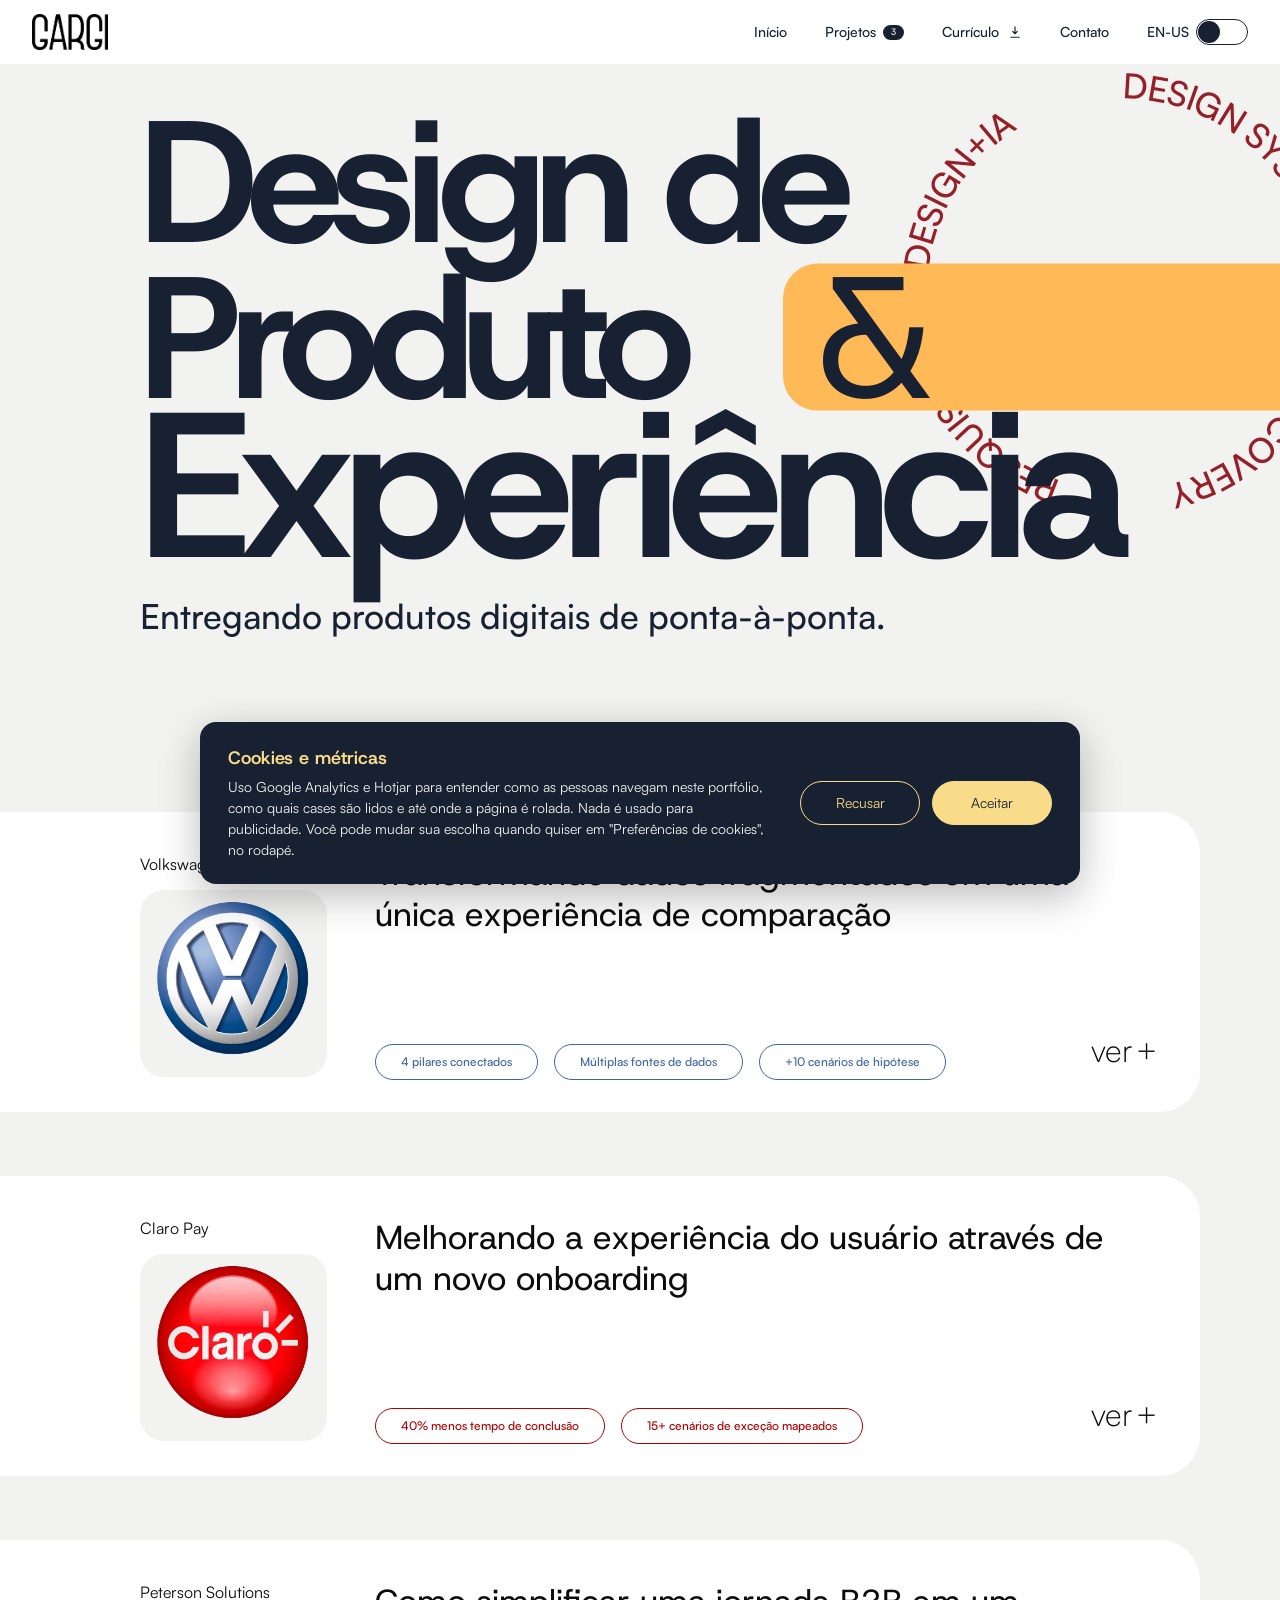
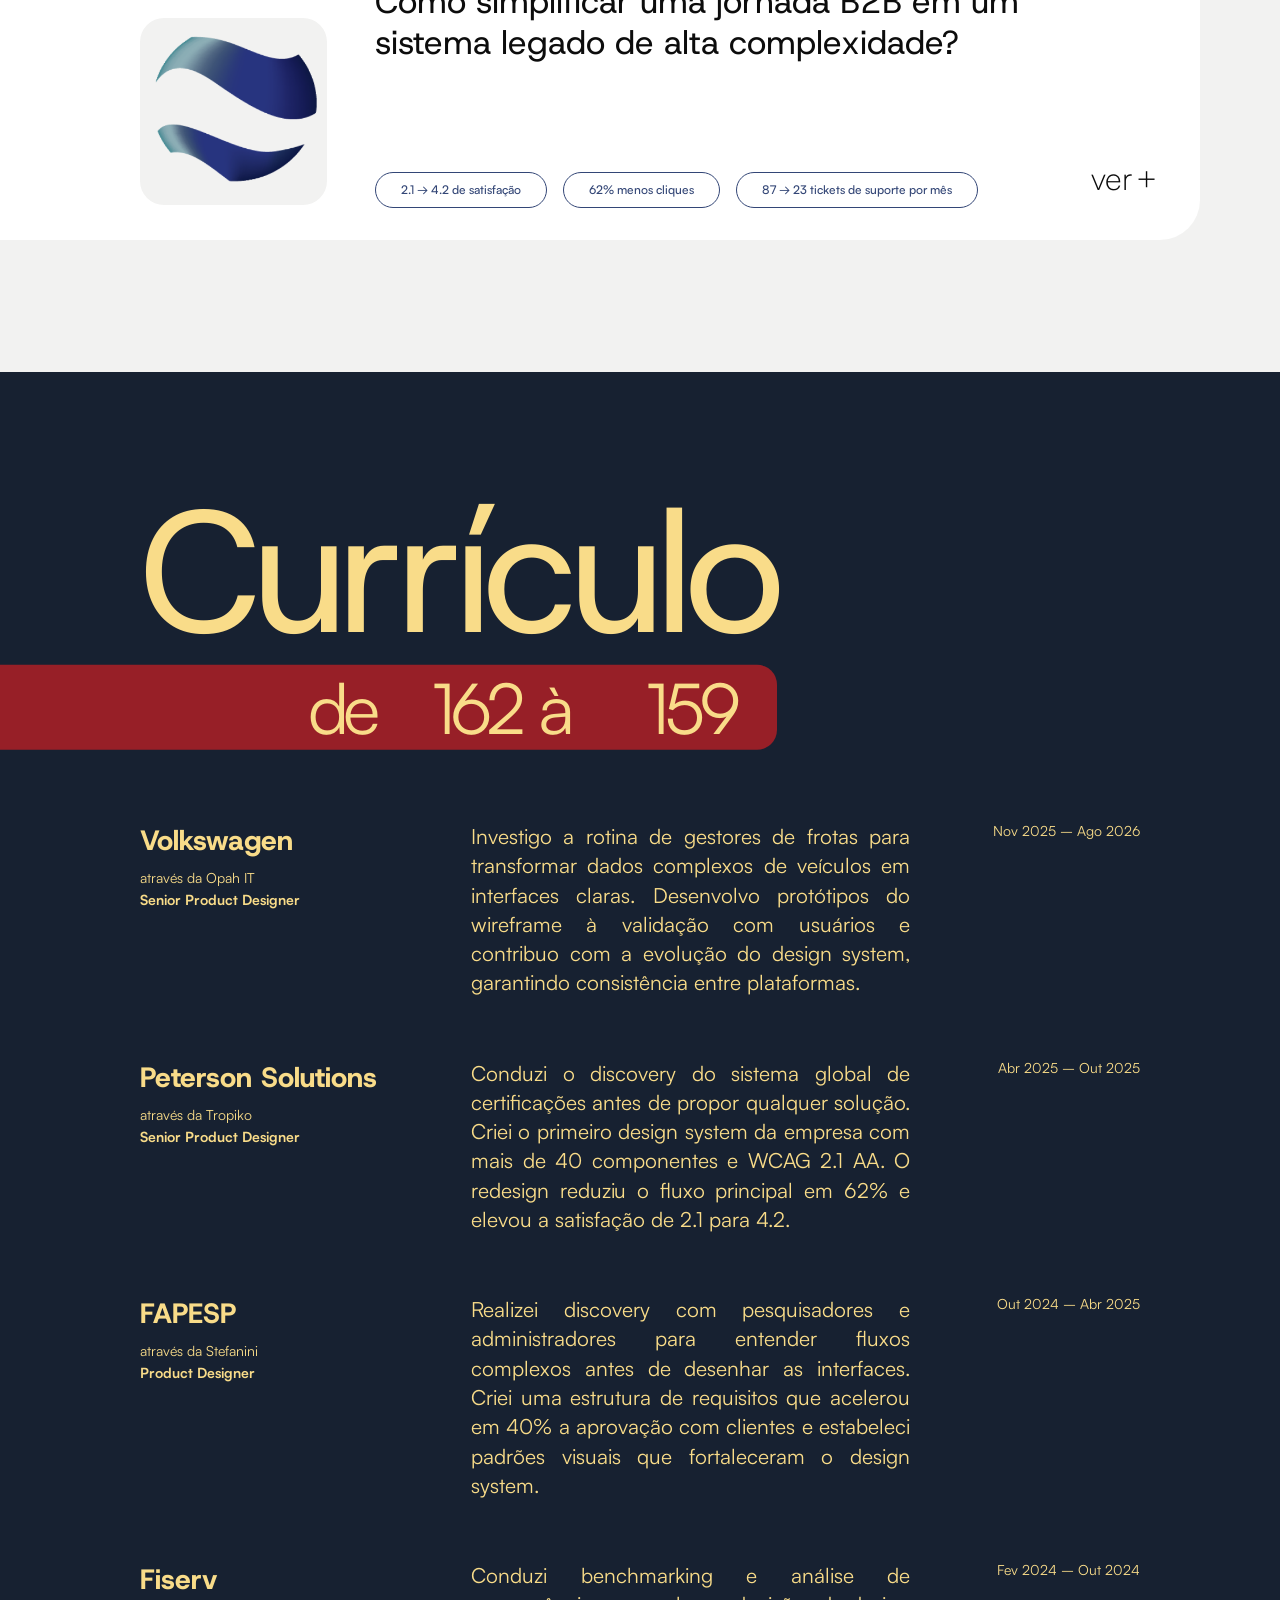
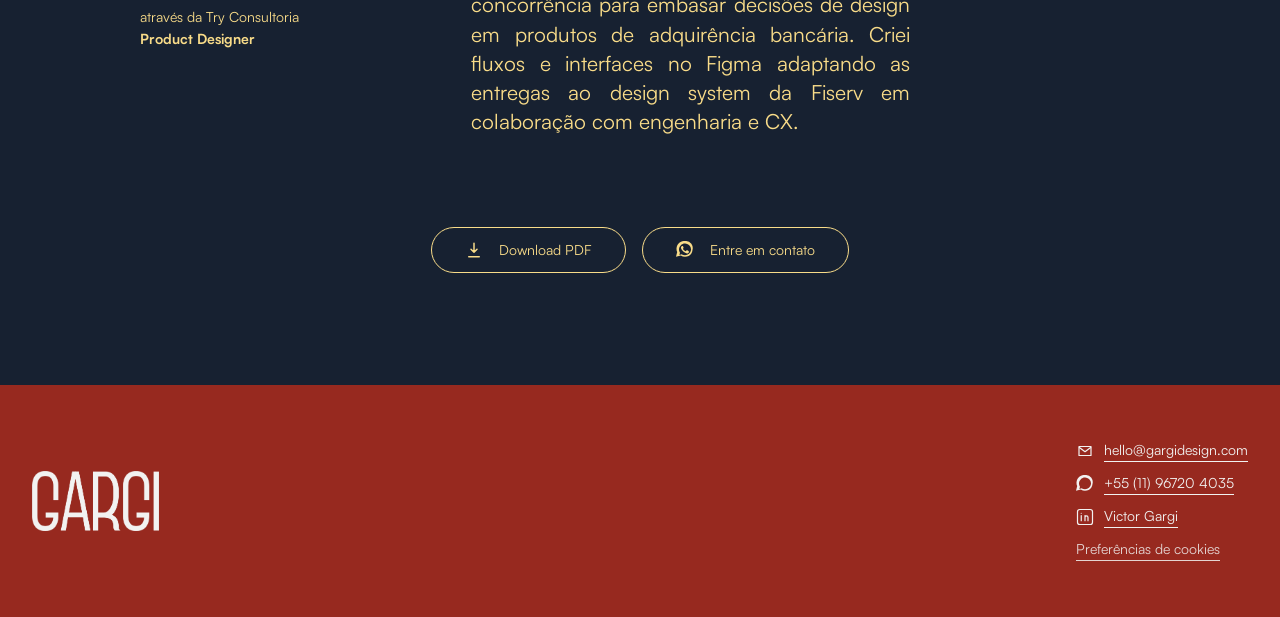
<file: index.html>
<!DOCTYPE html>
<html lang="pt-BR">
<head>
<meta charset="UTF-8">
<meta name="viewport" content="width=device-width, initial-scale=1.0">
<!-- Consentimento LGPD + Google Tag Manager (GA4 e Hotjar ficam no GTM) -->
<script src="js/consent.js?v=202609301200"></script>
<title>Gargi — Design de Produto &amp; Experiência</title>
<meta name="description" content="Victor Gargi — Product Design &amp; Experience. Entregando produtos digitais de ponta-à-ponta.">
<!-- Prévia de link (WhatsApp, LinkedIn etc.) — sem isso usavam a 1ª imagem da página -->
<meta property="og:type" content="website">
<meta property="og:site_name" content="Gargi">
<meta property="og:locale" content="pt_BR">
<meta property="og:url" content="https://gargidesign.com/">
<meta property="og:title" content="Gargi — Design de Produto &amp; Experiência">
<meta property="og:description" content="Victor Gargi — Product Design &amp; Experience. Entregando produtos digitais de ponta-à-ponta.">
<meta property="og:image" content="https://gargidesign.com/assets/images/og-gargi-2x.png">
<meta property="og:image:width" content="2400">
<meta property="og:image:height" content="1260">
<meta property="og:image:alt" content="Gargi">
<meta name="twitter:card" content="summary_large_image">
<!-- Satoshi é hospedada localmente (assets/fonts) — licença confirmada, ver css/style.css -->
<link rel="stylesheet" href="css/style.css?v=202610052000">
<link rel="stylesheet" href="css/consent.css?v=202609300100">
</head>
<body>

<a href="#main" class="skip-link">Skip to main content</a>

<header class="site-header">
  <div class="site-header__container">
    <a href="/" class="logo">
      <img src="assets/images/logo-header.png" alt="Gargi" width="76" height="36" onerror="this.style.opacity=0">
    </a>

    <nav class="nav" aria-label="Navegação principal">
      <a href="#main" class="nav__link">Início</a>

      <div class="nav__item nav__item--dropdown">
        <button class="nav__button" aria-expanded="false" aria-controls="projects-menu">
          Projetos <span class="nav__badge">3</span>
        </button>
        <div class="nav__dropdown" id="projects-menu">
          <ul>
            <li><a href="case-volkswagen.html">Volkswagen</a></li>
            <li><a href="case-claro.html">Claro Pay</a></li>
            <li><a href="case-peterson.html">Peterson Solutions</a></li>
          </ul>
        </div>
      </div>

      <div class="nav__item">
        <a href="#curriculo" class="nav__link">Currículo</a>
        <a href="assets/cv-victor-gargi.pdf" class="nav__icon-link" aria-label="Baixar currículo em PDF" download>
          <svg class="icon icon--download" viewBox="0 0 24 24" fill="none" aria-hidden="true"><path d="M12 3v12m0 0l-4-4m4 4l4-4M5 21h14" stroke="currentColor" stroke-width="2" stroke-linecap="round" stroke-linejoin="round"/></svg>
        </a>
      </div>

      <a href="#footer" class="nav__link">Contato</a>

      <button class="lang-toggle" id="langToggle" type="button" aria-pressed="false" aria-label="Mudar idioma para inglês">
        <span class="lang-toggle__label">EN-US</span>
        <span class="lang-toggle__track"><span class="lang-toggle__thumb"></span></span>
      </button>
    </nav>
  </div>
</header>

<main id="main">

  <section class="section-hero">
    <h1 class="hero-heading js-hero-in" style="--d:0ms">
      <div class="hero-heading__block1">
        <span class="hero-line js-hero-in" style="--d:0ms"><span class="tr-design">Design</span><span class="tr-gap">&#160;</span><span class="tr-de">de</span></span>
        <span class="hero-line"><span class="tr-produto js-hero-in" style="--d:150ms">Produto&#160;&#160;&#160;</span><span class="amp-wrap">
          <span class="pattern-orange js-hero-in" style="--d:300ms" aria-hidden="true"></span>
          <span class="tr-amp js-hero-in" style="--d:850ms">&amp;</span>
        </span></span>
      </div>
      <div class="hero-heading__block2 hero-line js-hero-in" style="--d:600ms">Experiência</div>
      <svg class="curved-text" viewBox="0 0 466 466" aria-hidden="true">
        <path id="curvedTextPath" d="M 233 13 A 220 220 0 1 1 232.99 13" fill="none"/>
        <text>
          <!-- palavras com vãos iguais preenchendo o círculo todo: cada startOffset = soma das
               larguras anteriores + vãos (medidas na Satoshi 500 39px; circunferência 2π·220 ≈ 1382) -->
          <textPath href="#curvedTextPath" startOffset="0.00%">Design Systems</textPath>
          <textPath href="#curvedTextPath" startOffset="31.11%">Discovery</textPath>
          <textPath href="#curvedTextPath" startOffset="55.07%">Pesquisa</textPath>
          <textPath href="#curvedTextPath" startOffset="76.93%">Design+IA</textPath>
        </text>
      </svg>
    </h1>

    <p class="hero-subtitle js-hero-in" style="--d:750ms">Entregando produtos digitais de ponta-à-ponta.</p>
  </section>

  <section class="section-projects" aria-label="Projetos">

    <article class="case-card case-card--volkswagen reveal" id="volkswagen" data-reveal-index="0">
      <div class="case-card__inner">
        <div class="case-card__brand">
          <p class="case-card__client">Volkswagen</p>
          <div class="case-card__icon">
            <img src="assets/images/icon-volkswagen.png" alt="Volkswagen" width="187" height="187" loading="lazy" onerror="this.style.opacity=0">
          </div>
        </div>
        <div class="case-card__content">
          <h3 class="case-card__heading">Transformando dados fragmentados em uma única experiência de comparação</h3>
          <div class="case-card__tags">
            <span class="tag tag--blue">4 pilares conectados</span>
            <span class="tag tag--blue">Múltiplas fontes de dados</span>
            <span class="tag tag--blue">+10 cenários de hipótese</span>
            <a href="case-volkswagen.html" class="case-card__view">ver<span class="plus">&#160;+</span></a>
          </div>
        </div>
      </div>
    </article>

    <article class="case-card case-card--claro reveal" id="claro" data-reveal-index="1">
      <div class="case-card__inner">
        <div class="case-card__brand">
          <p class="case-card__client">Claro Pay</p>
          <div class="case-card__icon">
            <img src="assets/images/icon-claro.png" alt="Claro Pay" width="187" height="187" loading="lazy" onerror="this.style.opacity=0">
          </div>
        </div>
        <div class="case-card__content">
          <h3 class="case-card__heading">Melhorando a experiência do usuário através de um novo onboarding</h3>
          <div class="case-card__tags">
            <span class="tag tag--red">40% menos tempo de conclusão</span>
            <span class="tag tag--red">15+ cenários de exceção mapeados</span>
            <a href="case-claro.html" class="case-card__view">ver<span class="plus">&#160;+</span></a>
          </div>
        </div>
      </div>
    </article>

    <article class="case-card case-card--peterson reveal" id="peterson" data-reveal-index="2">
      <div class="case-card__inner">
        <div class="case-card__brand">
          <p class="case-card__client">Peterson Solutions</p>
          <div class="case-card__icon">
            <img src="assets/images/icon-peterson.png" alt="Peterson Solutions" width="197" height="187" loading="lazy" onerror="this.style.opacity=0">
          </div>
        </div>
        <div class="case-card__content">
          <h3 class="case-card__heading">Como simplificar uma jornada B2B em um sistema legado de alta complexidade?</h3>
          <div class="case-card__tags">
            <span class="tag tag--navy">2.1 → 4.2 de satisfação</span>
            <span class="tag tag--navy">62% menos cliques</span>
            <span class="tag tag--navy">87 → 23 tickets de suporte por mês</span>
            <a href="case-peterson.html" class="case-card__view">ver<span class="plus">&#160;+</span></a>
          </div>
        </div>
      </div>
    </article>

  </section>

  <section class="section-resume" id="curriculo">
    <div class="section-resume__container">
      <header class="resume-header">
        <h2 class="resume-heading">Currículo</h2>
        <div class="resume-daterange"><span>de <span class="count" data-count-to="2019">2019</span></span> <span class="dash">à</span> <span><span class="count" data-count-to="2026">2026</span></span></div>
      </header>

      <ol class="resume-list">
        <li class="resume-item reveal" data-reveal-index="0">
          <div class="resume-item__who">
            <h3>Volkswagen</h3>
            <p class="resume-item__via">através da Opah IT</p>
            <p class="resume-item__role">Senior Product Designer</p>
          </div>
          <p class="resume-item__desc">Investigo a rotina de gestores de frotas para transformar dados complexos de veículos em interfaces claras. Desenvolvo protótipos do wireframe à validação com usuários e contribuo com a evolução do design system, garantindo consistência entre plataformas.</p>
          <p class="resume-item__date">Nov 2025 – Ago 2026</p>
        </li>
        <li class="resume-item reveal" data-reveal-index="1">
          <div class="resume-item__who">
            <h3>Peterson Solutions</h3>
            <p class="resume-item__via">através da Tropiko</p>
            <p class="resume-item__role">Senior Product Designer</p>
          </div>
          <p class="resume-item__desc">Conduzi o discovery do sistema global de certificações antes de propor qualquer solução. Criei o primeiro design system da empresa com mais de 40 componentes e WCAG 2.1 AA. O redesign reduziu o fluxo principal em 62% e elevou a satisfação de 2.1 para 4.2.</p>
          <p class="resume-item__date">Abr 2025 – Out 2025</p>
        </li>
        <li class="resume-item reveal" data-reveal-index="2">
          <div class="resume-item__who">
            <h3>FAPESP</h3>
            <p class="resume-item__via">através da Stefanini</p>
            <p class="resume-item__role">Product Designer</p>
          </div>
          <p class="resume-item__desc">Realizei discovery com pesquisadores e administradores para entender fluxos complexos antes de desenhar as interfaces. Criei uma estrutura de requisitos que acelerou em 40% a aprovação com clientes e estabeleci padrões visuais que fortaleceram o design system.</p>
          <p class="resume-item__date">Out 2024 – Abr 2025</p>
        </li>
        <li class="resume-item reveal" data-reveal-index="3">
          <div class="resume-item__who">
            <h3>Fiserv</h3>
            <p class="resume-item__via">através da Try Consultoria</p>
            <p class="resume-item__role">Product Designer</p>
          </div>
          <p class="resume-item__desc">Conduzi benchmarking e análise de concorrência para embasar decisões de design em produtos de adquirência bancária. Criei fluxos e interfaces no Figma adaptando as entregas ao design system da Fiserv em colaboração com engenharia e CX.</p>
          <p class="resume-item__date">Fev 2024 – Out 2024</p>
        </li>
      </ol>

      <div class="resume-actions">
        <a href="assets/cv-victor-gargi.pdf" class="pill-button" download>
          <svg class="icon" viewBox="0 0 24 24" fill="none" aria-hidden="true"><path d="M12 3v12m0 0l-4-4m4 4l4-4M5 21h14" stroke="currentColor" stroke-width="2" stroke-linecap="round" stroke-linejoin="round"/></svg>
          Download PDF
        </a>
        <a href="https://wa.me/5511967204035" class="pill-button" target="_blank" rel="noopener">
          <svg class="icon" viewBox="0 0 24 24" fill="none" aria-hidden="true"><path d="M20.5 3.5A10.4 10.4 0 0012 0 10.5 10.5 0 001.6 14.8L0 21l6.4-1.6A10.5 10.5 0 0012 21a10.4 10.4 0 008.5-4.4A10.4 10.4 0 0022 12a10.4 10.4 0 00-1.5-8.5zM12 19a8 8 0 01-4.1-1.1l-.3-.2-3.1.8.8-3-.2-.3A8 8 0 1120 12a8 8 0 01-8 7zm4.4-5.9c-.2-.1-1.4-.7-1.7-.8s-.4-.1-.6.1-.7.8-.9 1-.3.2-.6.1a6.6 6.6 0 01-1.9-1.2 7.2 7.2 0 01-1.3-1.7c-.1-.2 0-.4.1-.5l.4-.4.2-.4a.5.5 0 000-.4c0-.1-.6-1.4-.8-1.9s-.4-.4-.6-.4h-.5a1 1 0 00-.7.3 2.9 2.9 0 00-.9 2.2 5.1 5.1 0 001.1 2.7 11.6 11.6 0 004.5 4c.6.3 1.1.4 1.5.6a3.6 3.6 0 001.6.1 2.7 2.7 0 001.8-1.2 2.2 2.2 0 00.1-1.2c-.1-.1-.2-.2-.4-.3z" fill="currentColor"/></svg>
          Entre em contato
        </a>
      </div>
    </div>
  </section>

</main>

<footer class="site-footer" id="footer">
  <div class="site-footer__container">
    <a href="/" class="logo logo--footer">
      <img src="assets/images/logo-footer.png" alt="Gargi" width="127" height="60" onerror="this.style.opacity=0">
    </a>

    <div class="footer-contact">
      <button class="footer-contact__item" id="copyEmail" type="button">
        <svg class="icon" viewBox="0 0 24 24" fill="none" aria-hidden="true"><path d="M4 6h16v12H4z" stroke="currentColor" stroke-width="1.6" stroke-linejoin="round"/><path d="M4 7l8 6 8-6" stroke="currentColor" stroke-width="1.6" stroke-linejoin="round"/></svg>
        <span><!--email_off-->hello@gargidesign.com<!--/email_off--></span>
      </button>
      <a class="footer-contact__item" href="https://wa.me/5511967204035" target="_blank" rel="noopener">
        <svg class="icon" viewBox="0 0 24 24" fill="none" aria-hidden="true"><path d="M20.5 3.5A10.4 10.4 0 0012 0 10.5 10.5 0 001.6 14.8L0 21l6.4-1.6A10.5 10.5 0 0012 21a10.4 10.4 0 008.5-4.4A10.4 10.4 0 0022 12a10.4 10.4 0 00-1.5-8.5zM12 19a8 8 0 01-4.1-1.1l-.3-.2-3.1.8.8-3-.2-.3A8 8 0 1120 12a8 8 0 01-8 7z" fill="currentColor"/></svg>
        <span>+55 (11) 96720 4035</span>
      </a>
      <a class="footer-contact__item" href="https://www.linkedin.com/in/victor-gargi/" target="_blank" rel="noopener">
        <svg class="icon" viewBox="0 0 24 24" fill="none" aria-hidden="true"><rect x="2" y="2" width="20" height="20" rx="3" stroke="currentColor" stroke-width="1.6"/><path d="M7 10v7M7 7v.01M12 17v-4.5a2 2 0 014 0V17M12 10v7" stroke="currentColor" stroke-width="1.6" stroke-linecap="round"/></svg>
        <span>Victor Gargi</span>
      </a>
    </div>
  </div>
</footer>

<script src="js/main.js?v=202609292010"></script>
</body>
</html>
</file>
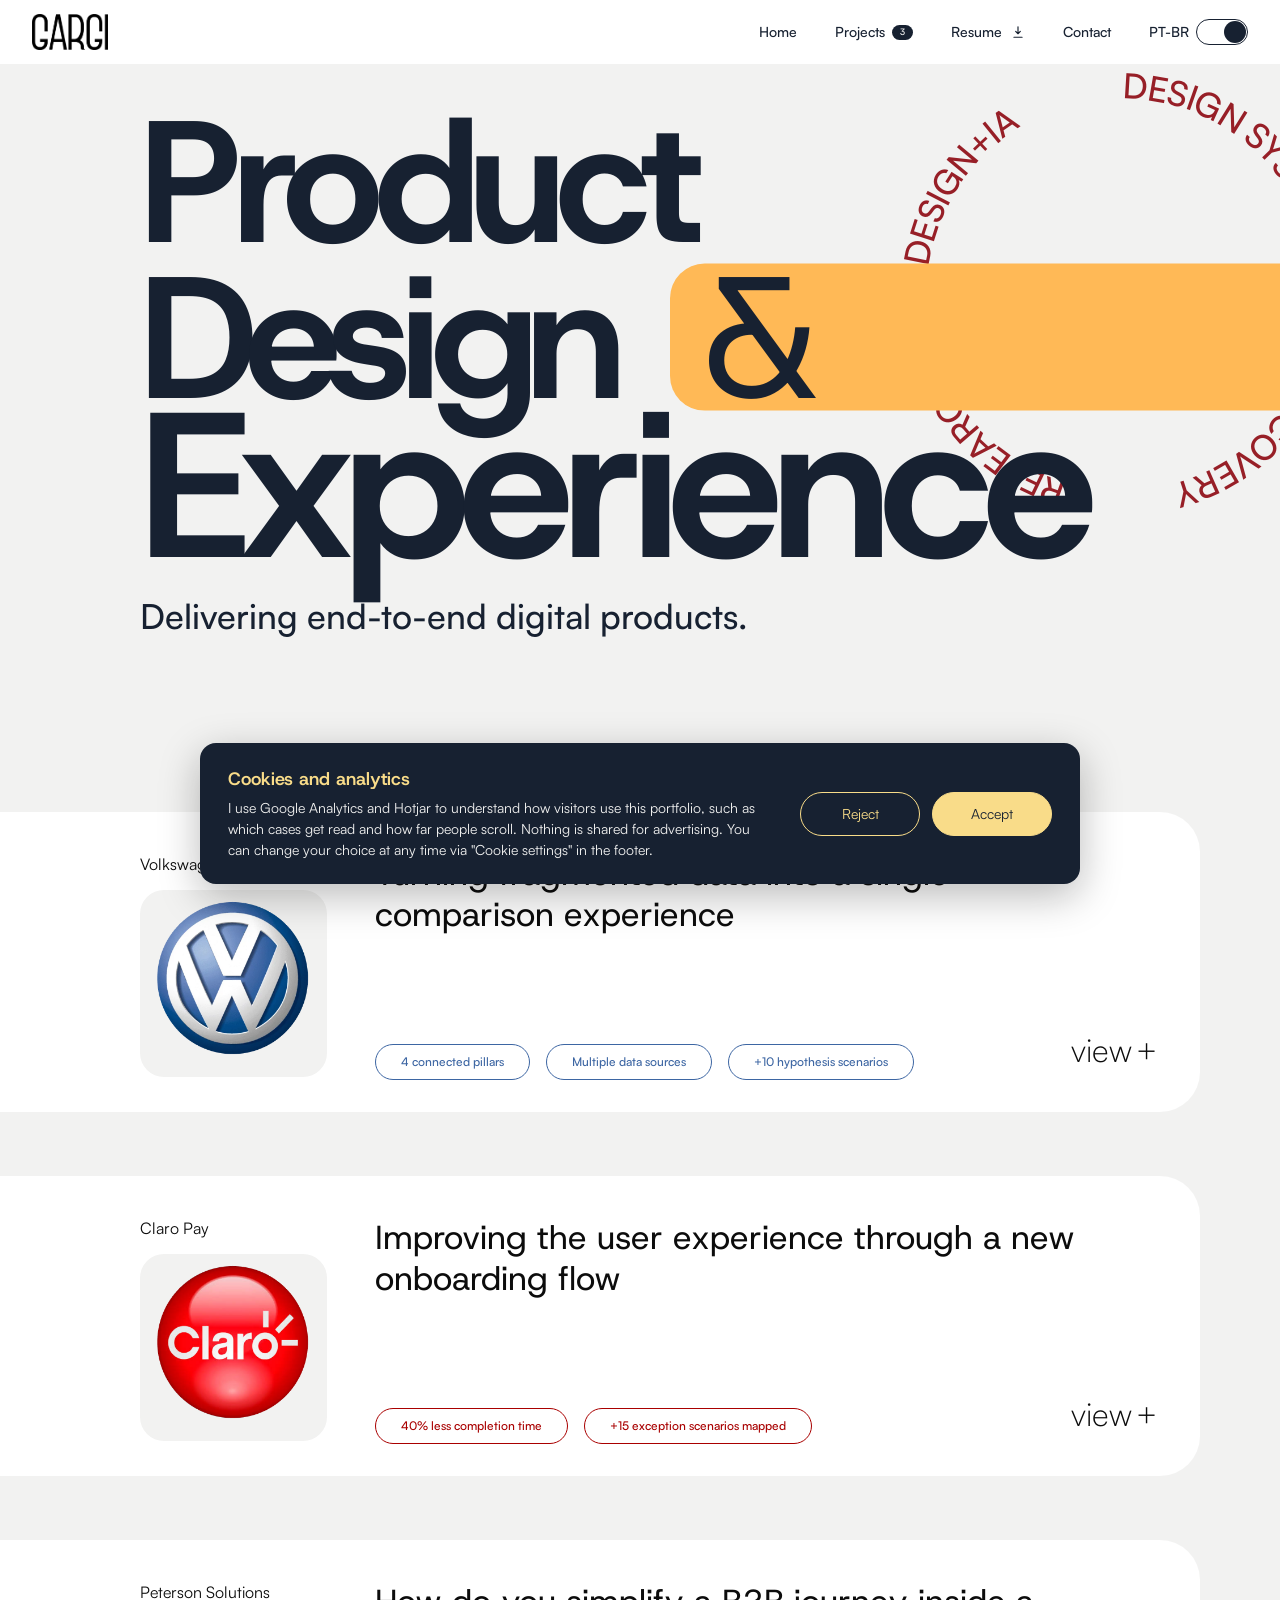
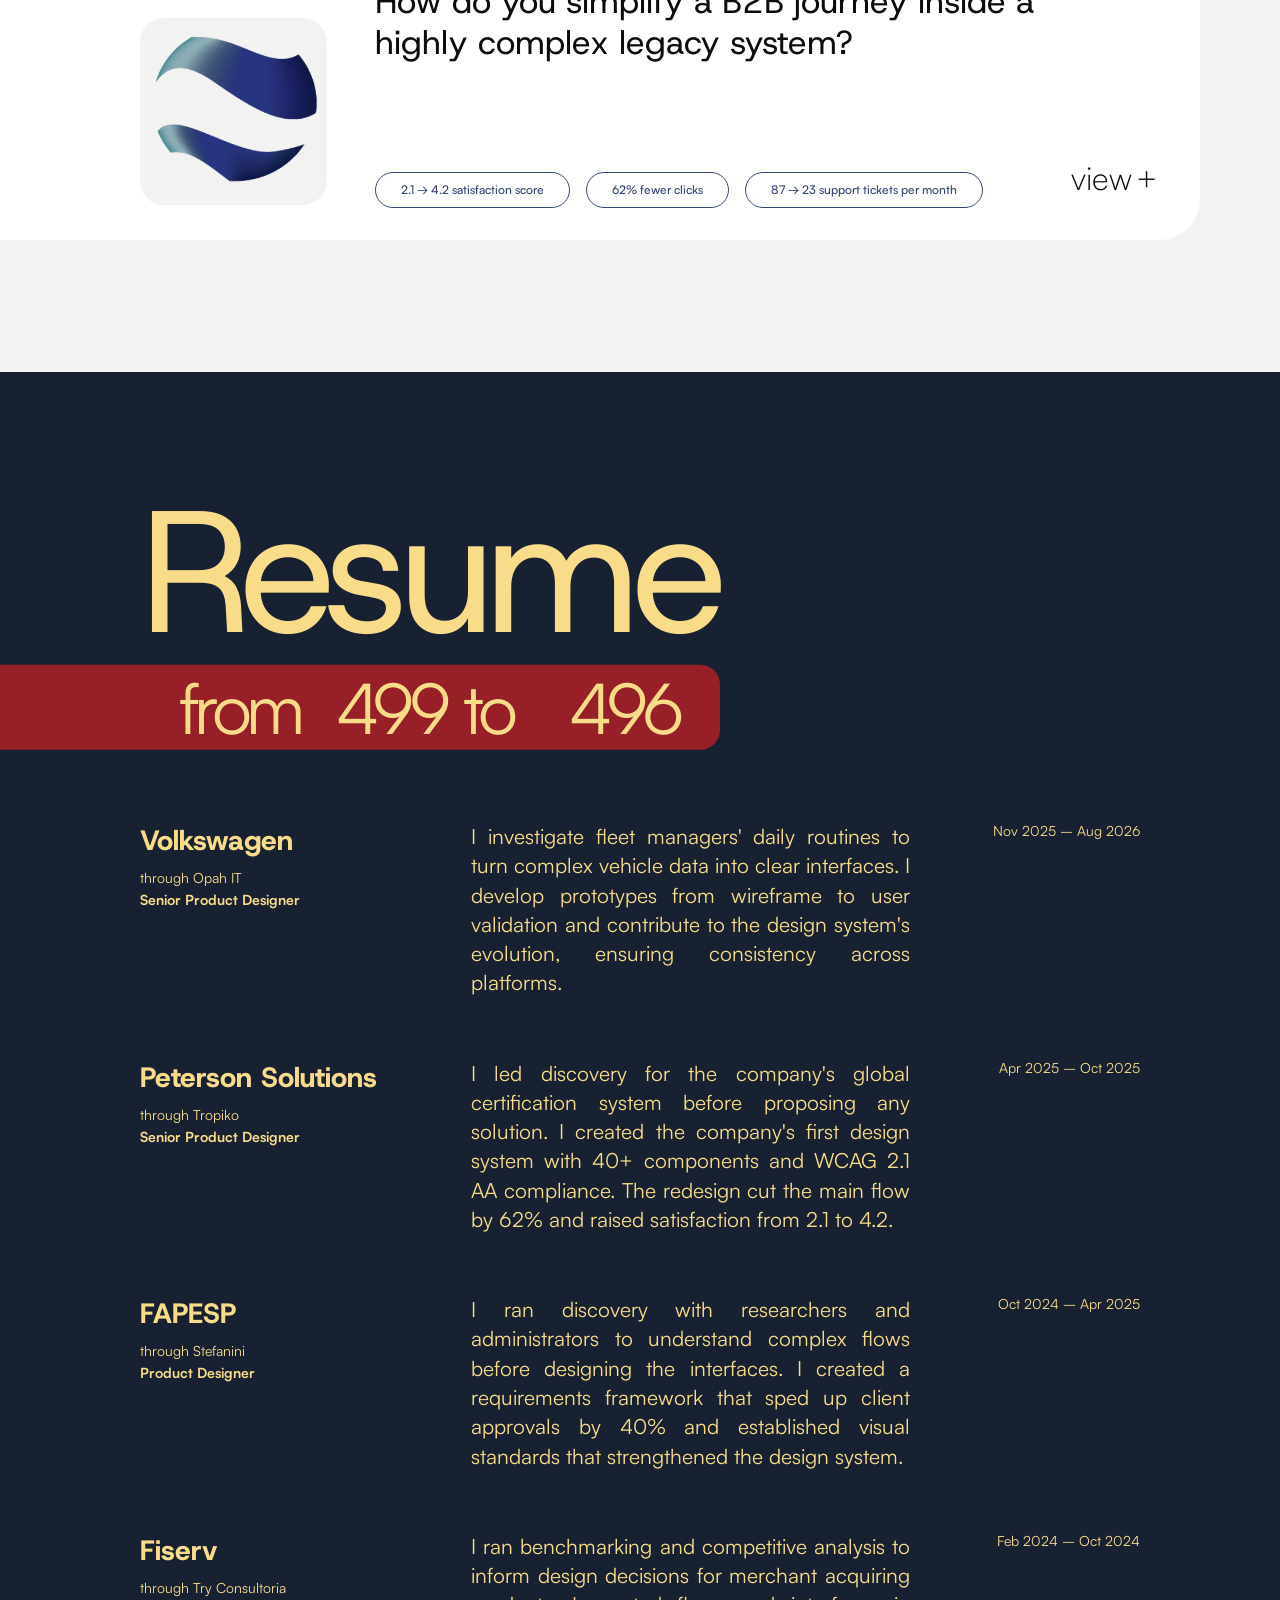
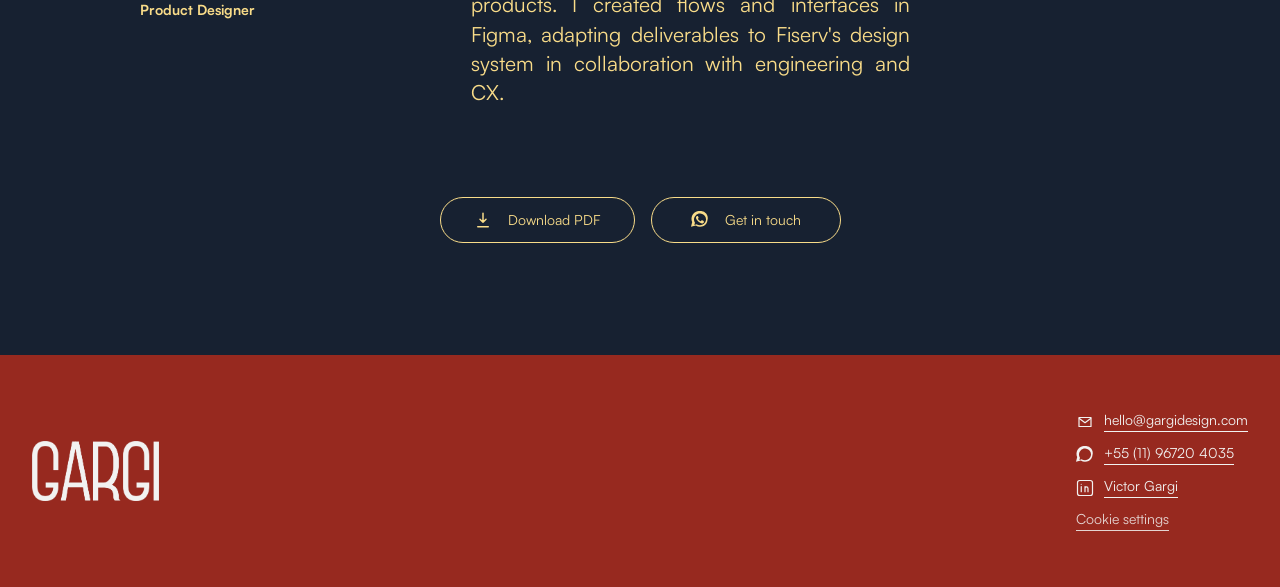
<file: en/index.html>
<!DOCTYPE html>
<html lang="en">
<head>
<meta charset="UTF-8">
<meta name="viewport" content="width=device-width, initial-scale=1.0">
<!-- Consentimento LGPD + Google Tag Manager (GA4 e Hotjar ficam no GTM) -->
<script src="../js/consent.js?v=202609301200"></script>
<title>Gargi — Product Design &amp; Experience</title>
<meta name="description" content="Victor Gargi — Product Design &amp; Experience. Delivering end-to-end digital products.">
<!-- Prévia de link (WhatsApp, LinkedIn etc.) — sem isso usavam a 1ª imagem da página -->
<meta property="og:type" content="website">
<meta property="og:site_name" content="Gargi">
<meta property="og:locale" content="en_US">
<meta property="og:url" content="https://gargidesign.com/en/">
<meta property="og:title" content="Gargi — Product Design &amp; Experience">
<meta property="og:description" content="Victor Gargi — Product Design &amp; Experience. Delivering end-to-end digital products.">
<meta property="og:image" content="https://gargidesign.com/assets/images/og-gargi-2x.png">
<meta property="og:image:width" content="2400">
<meta property="og:image:height" content="1260">
<meta property="og:image:alt" content="Gargi">
<meta name="twitter:card" content="summary_large_image">
<link rel="stylesheet" href="../css/style.css?v=202610052000">
<link rel="stylesheet" href="../css/consent.css?v=202609300100">
</head>
<body>

<a href="#main" class="skip-link">Skip to main content</a>

<header class="site-header">
  <div class="site-header__container">
    <a href="/en/" class="logo">
      <img src="../assets/images/logo-header.png" alt="Gargi" width="76" height="36" onerror="this.style.opacity=0">
    </a>

    <nav class="nav" aria-label="Main navigation">
      <a href="#main" class="nav__link">Home</a>

      <div class="nav__item nav__item--dropdown">
        <button class="nav__button" aria-expanded="false" aria-controls="projects-menu">
          Projects <span class="nav__badge">3</span>
        </button>
        <div class="nav__dropdown" id="projects-menu">
          <ul>
            <li><a href="case-volkswagen.html">Volkswagen</a></li>
            <li><a href="case-claro.html">Claro Pay</a></li>
            <li><a href="case-peterson.html">Peterson Solutions</a></li>
          </ul>
        </div>
      </div>

      <div class="nav__item">
        <a href="#curriculo" class="nav__link">Resume</a>
        <a href="../assets/cv-victor-gargi-en.pdf" class="nav__icon-link" aria-label="Download résumé PDF" download>
          <svg class="icon icon--download" viewBox="0 0 24 24" fill="none" aria-hidden="true"><path d="M12 3v12m0 0l-4-4m4 4l4-4M5 21h14" stroke="currentColor" stroke-width="2" stroke-linecap="round" stroke-linejoin="round"/></svg>
        </a>
      </div>

      <a href="#footer" class="nav__link">Contact</a>

      <button class="lang-toggle" id="langToggle" type="button" aria-pressed="true" aria-label="Switch language to Portuguese">
        <span class="lang-toggle__label">PT-BR</span>
        <span class="lang-toggle__track"><span class="lang-toggle__thumb"></span></span>
      </button>
    </nav>
  </div>
</header>

<main id="main">

  <section class="section-hero">
    <h1 class="hero-heading js-hero-in" style="--d:0ms">
      <div class="hero-heading__block1">
        <span class="hero-line js-hero-in" style="--d:0ms"><span class="tr-design">Product</span></span>
        <span class="hero-line"><span class="tr-produto js-hero-in" style="--d:150ms">Design&#160;&#160;</span><span class="amp-wrap">
          <span class="pattern-orange js-hero-in" style="--d:300ms" aria-hidden="true"></span>
          <span class="tr-amp js-hero-in" style="--d:850ms">&amp;</span>
        </span></span>
      </div>
      <div class="hero-heading__block2 hero-line js-hero-in" style="--d:600ms">Experience</div>
      <svg class="curved-text" viewBox="0 0 466 466" aria-hidden="true">
        <path id="curvedTextPath" d="M 233 13 A 220 220 0 1 1 232.99 13" fill="none"/>
        <text>
          <!-- palavras com vãos iguais preenchendo o círculo todo: cada startOffset = soma das
               larguras anteriores + vãos (medidas na Satoshi 500 39px; circunferência 2π·220 ≈ 1382) -->
          <textPath href="#curvedTextPath" startOffset="0.00%">Design Systems</textPath>
          <textPath href="#curvedTextPath" startOffset="30.83%">Discovery</textPath>
          <textPath href="#curvedTextPath" startOffset="54.51%">Research</textPath>
          <textPath href="#curvedTextPath" startOffset="77.21%">Design+IA</textPath>
        </text>
      </svg>
    </h1>

    <p class="hero-subtitle js-hero-in" style="--d:750ms">Delivering end-to-end digital products.</p>
  </section>

  <section class="section-projects" aria-label="Projects">

    <article class="case-card case-card--volkswagen reveal" id="volkswagen" data-reveal-index="0">
      <div class="case-card__inner">
        <div class="case-card__brand">
          <p class="case-card__client">Volkswagen</p>
          <div class="case-card__icon">
            <img src="../assets/images/icon-volkswagen.png" alt="Volkswagen" width="187" height="187" loading="lazy" onerror="this.style.opacity=0">
          </div>
        </div>
        <div class="case-card__content">
          <h3 class="case-card__heading">Turning fragmented data into a single comparison experience</h3>
          <div class="case-card__tags">
            <span class="tag tag--blue">4 connected pillars</span>
            <span class="tag tag--blue">Multiple data sources</span>
            <span class="tag tag--blue">+10 hypothesis scenarios</span>
            <a href="case-volkswagen.html" class="case-card__view">view<span class="plus">&#160;+</span></a>
          </div>
        </div>
      </div>
    </article>

    <article class="case-card case-card--claro reveal" id="claro" data-reveal-index="1">
      <div class="case-card__inner">
        <div class="case-card__brand">
          <p class="case-card__client">Claro Pay</p>
          <div class="case-card__icon">
            <img src="../assets/images/icon-claro.png" alt="Claro Pay" width="187" height="187" loading="lazy" onerror="this.style.opacity=0">
          </div>
        </div>
        <div class="case-card__content">
          <h3 class="case-card__heading">Improving the user experience through a new onboarding flow</h3>
          <div class="case-card__tags">
            <span class="tag tag--red">40% less completion time</span>
            <span class="tag tag--red">+15 exception scenarios mapped</span>
            <a href="case-claro.html" class="case-card__view">view<span class="plus">&#160;+</span></a>
          </div>
        </div>
      </div>
    </article>

    <article class="case-card case-card--peterson reveal" id="peterson" data-reveal-index="2">
      <div class="case-card__inner">
        <div class="case-card__brand">
          <p class="case-card__client">Peterson Solutions</p>
          <div class="case-card__icon">
            <img src="../assets/images/icon-peterson.png" alt="Peterson Solutions" width="197" height="187" loading="lazy" onerror="this.style.opacity=0">
          </div>
        </div>
        <div class="case-card__content">
          <h3 class="case-card__heading">How do you simplify a B2B journey inside a highly complex legacy system?</h3>
          <div class="case-card__tags">
            <span class="tag tag--navy">2.1 → 4.2 satisfaction score</span>
            <span class="tag tag--navy">62% fewer clicks</span>
            <span class="tag tag--navy">87 → 23 support tickets per month</span>
            <a href="case-peterson.html" class="case-card__view">view<span class="plus">&#160;+</span></a>
          </div>
        </div>
      </div>
    </article>

  </section>

  <section class="section-resume" id="curriculo">
    <div class="section-resume__container">
      <header class="resume-header">
        <h2 class="resume-heading">Resume</h2>
        <div class="resume-daterange"><span>from <span class="count" data-count-to="2019">2019</span></span> <span class="dash">to</span> <span><span class="count" data-count-to="2026">2026</span></span></div>
      </header>

      <ol class="resume-list">
        <li class="resume-item reveal" data-reveal-index="0">
          <div class="resume-item__who">
            <h3>Volkswagen</h3>
            <p class="resume-item__via">through Opah IT</p>
            <p class="resume-item__role">Senior Product Designer</p>
          </div>
          <p class="resume-item__desc">I investigate fleet managers' daily routines to turn complex vehicle data into clear interfaces. I develop prototypes from wireframe to user validation and contribute to the design system's evolution, ensuring consistency across platforms.</p>
          <p class="resume-item__date">Nov 2025 – Aug 2026</p>
        </li>
        <li class="resume-item reveal" data-reveal-index="1">
          <div class="resume-item__who">
            <h3>Peterson Solutions</h3>
            <p class="resume-item__via">through Tropiko</p>
            <p class="resume-item__role">Senior Product Designer</p>
          </div>
          <p class="resume-item__desc">I led discovery for the company's global certification system before proposing any solution. I created the company's first design system with 40+ components and WCAG 2.1 AA compliance. The redesign cut the main flow by 62% and raised satisfaction from 2.1 to 4.2.</p>
          <p class="resume-item__date">Apr 2025 – Oct 2025</p>
        </li>
        <li class="resume-item reveal" data-reveal-index="2">
          <div class="resume-item__who">
            <h3>FAPESP</h3>
            <p class="resume-item__via">through Stefanini</p>
            <p class="resume-item__role">Product Designer</p>
          </div>
          <p class="resume-item__desc">I ran discovery with researchers and administrators to understand complex flows before designing the interfaces. I created a requirements framework that sped up client approvals by 40% and established visual standards that strengthened the design system.</p>
          <p class="resume-item__date">Oct 2024 – Apr 2025</p>
        </li>
        <li class="resume-item reveal" data-reveal-index="3">
          <div class="resume-item__who">
            <h3>Fiserv</h3>
            <p class="resume-item__via">through Try Consultoria</p>
            <p class="resume-item__role">Product Designer</p>
          </div>
          <p class="resume-item__desc">I ran benchmarking and competitive analysis to inform design decisions for merchant acquiring products. I created flows and interfaces in Figma, adapting deliverables to Fiserv's design system in collaboration with engineering and CX.</p>
          <p class="resume-item__date">Feb 2024 – Oct 2024</p>
        </li>
      </ol>

      <div class="resume-actions">
        <a href="../assets/cv-victor-gargi-en.pdf" class="pill-button" download>
          <svg class="icon" viewBox="0 0 24 24" fill="none" aria-hidden="true"><path d="M12 3v12m0 0l-4-4m4 4l4-4M5 21h14" stroke="currentColor" stroke-width="2" stroke-linecap="round" stroke-linejoin="round"/></svg>
          Download PDF
        </a>
        <a href="https://wa.me/5511967204035" class="pill-button" target="_blank" rel="noopener">
          <svg class="icon" viewBox="0 0 24 24" fill="none" aria-hidden="true"><path d="M20.5 3.5A10.4 10.4 0 0012 0 10.5 10.5 0 001.6 14.8L0 21l6.4-1.6A10.5 10.5 0 0012 21a10.4 10.4 0 008.5-4.4A10.4 10.4 0 0022 12a10.4 10.4 0 00-1.5-8.5zM12 19a8 8 0 01-4.1-1.1l-.3-.2-3.1.8.8-3-.2-.3A8 8 0 1120 12a8 8 0 01-8 7zm4.4-5.9c-.2-.1-1.4-.7-1.7-.8s-.4-.1-.6.1-.7.8-.9 1-.3.2-.6.1a6.6 6.6 0 01-1.9-1.2 7.2 7.2 0 01-1.3-1.7c-.1-.2 0-.4.1-.5l.4-.4.2-.4a.5.5 0 000-.4c0-.1-.6-1.4-.8-1.9s-.4-.4-.6-.4h-.5a1 1 0 00-.7.3 2.9 2.9 0 00-.9 2.2 5.1 5.1 0 001.1 2.7 11.6 11.6 0 004.5 4c.6.3 1.1.4 1.5.6a3.6 3.6 0 001.6.1 2.7 2.7 0 001.8-1.2 2.2 2.2 0 00.1-1.2c-.1-.1-.2-.2-.4-.3z" fill="currentColor"/></svg>
          Get in touch
        </a>
      </div>
    </div>
  </section>

</main>

<footer class="site-footer" id="footer">
  <div class="site-footer__container">
    <a href="/en/" class="logo logo--footer">
      <img src="../assets/images/logo-footer.png" alt="Gargi" width="127" height="60" onerror="this.style.opacity=0">
    </a>

    <div class="footer-contact">
      <button class="footer-contact__item" id="copyEmail" type="button">
        <svg class="icon" viewBox="0 0 24 24" fill="none" aria-hidden="true"><path d="M4 6h16v12H4z" stroke="currentColor" stroke-width="1.6" stroke-linejoin="round"/><path d="M4 7l8 6 8-6" stroke="currentColor" stroke-width="1.6" stroke-linejoin="round"/></svg>
        <span><!--email_off-->hello@gargidesign.com<!--/email_off--></span>
      </button>
      <a class="footer-contact__item" href="https://wa.me/5511967204035" target="_blank" rel="noopener">
        <svg class="icon" viewBox="0 0 24 24" fill="none" aria-hidden="true"><path d="M20.5 3.5A10.4 10.4 0 0012 0 10.5 10.5 0 001.6 14.8L0 21l6.4-1.6A10.5 10.5 0 0012 21a10.4 10.4 0 008.5-4.4A10.4 10.4 0 0022 12a10.4 10.4 0 00-1.5-8.5zM12 19a8 8 0 01-4.1-1.1l-.3-.2-3.1.8.8-3-.2-.3A8 8 0 1120 12a8 8 0 01-8 7z" fill="currentColor"/></svg>
        <span>+55 (11) 96720 4035</span>
      </a>
      <a class="footer-contact__item" href="https://www.linkedin.com/in/victor-gargi/" target="_blank" rel="noopener">
        <svg class="icon" viewBox="0 0 24 24" fill="none" aria-hidden="true"><rect x="2" y="2" width="20" height="20" rx="3" stroke="currentColor" stroke-width="1.6"/><path d="M7 10v7M7 7v.01M12 17v-4.5a2 2 0 014 0V17M12 10v7" stroke="currentColor" stroke-width="1.6" stroke-linecap="round"/></svg>
        <span>Victor Gargi</span>
      </a>
    </div>
  </div>
</footer>

<script src="../js/main.js?v=202609292010"></script>
</body>
</html>
</file>
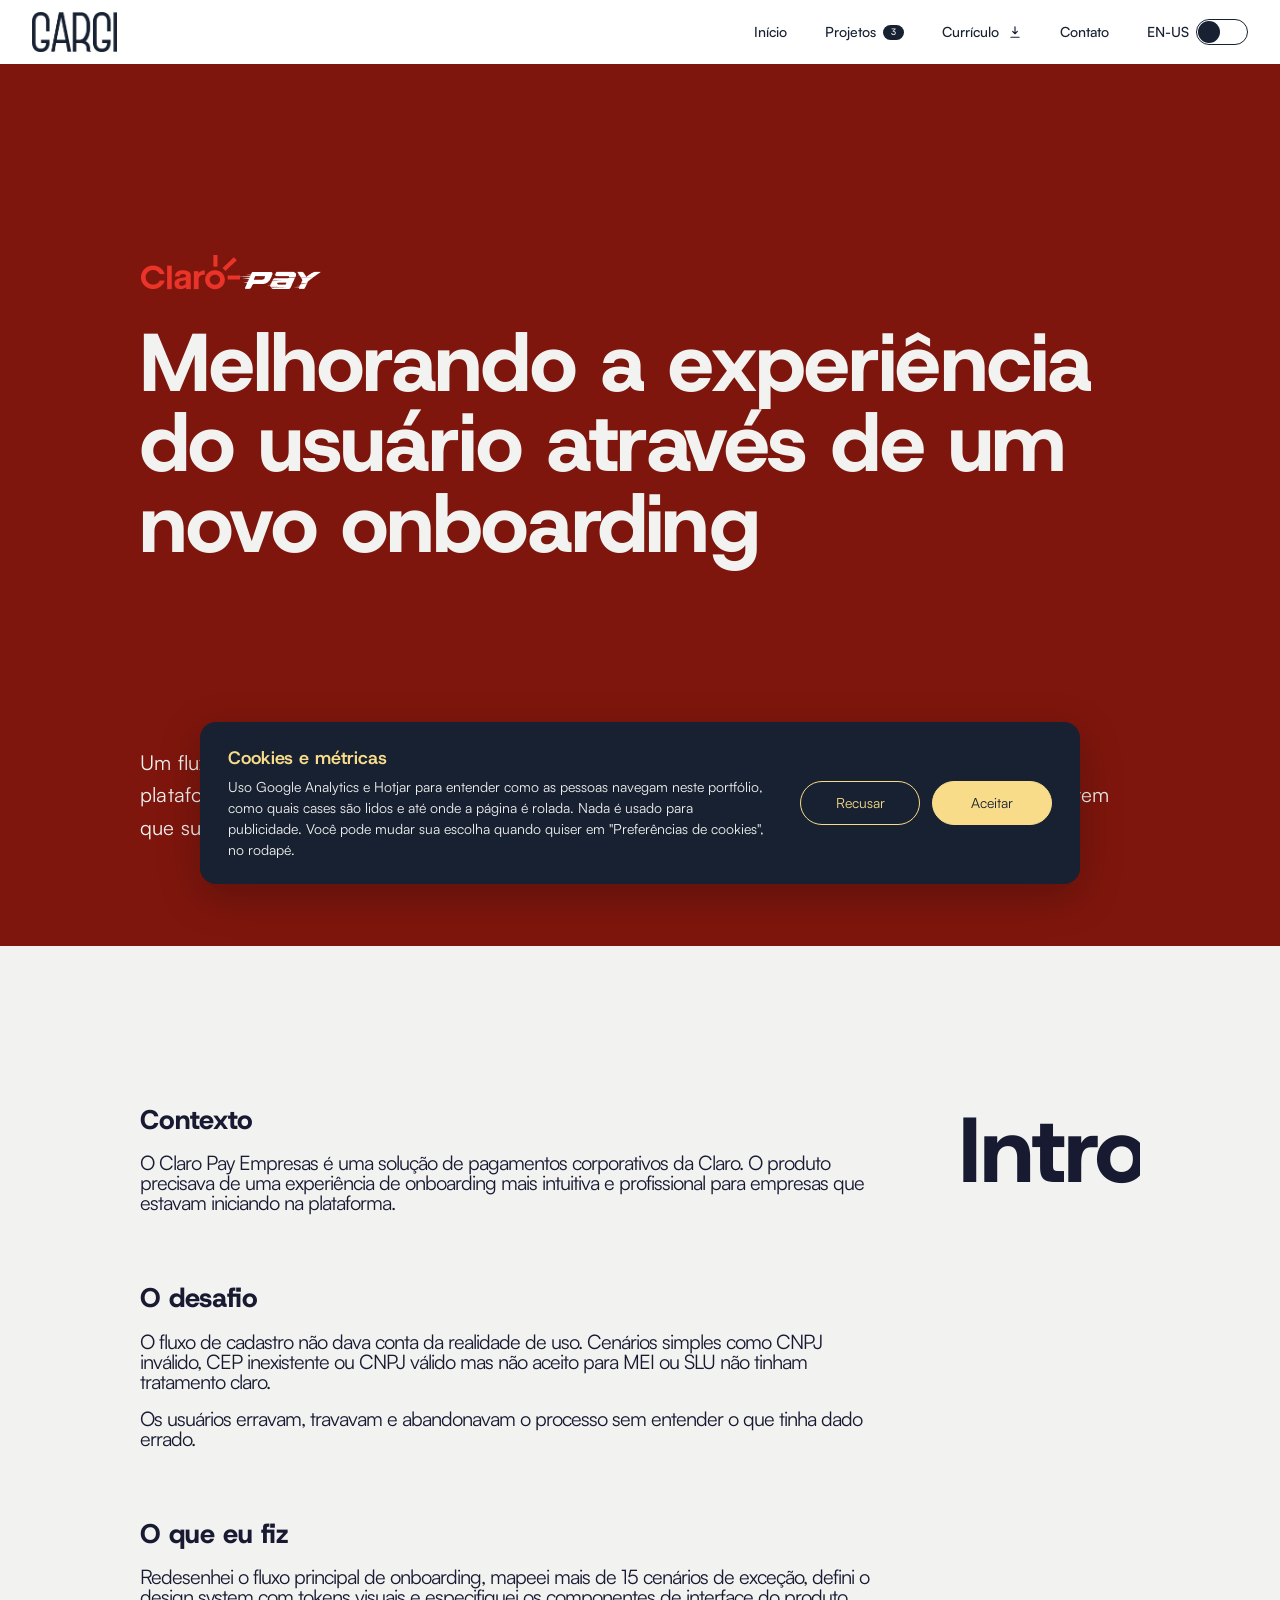
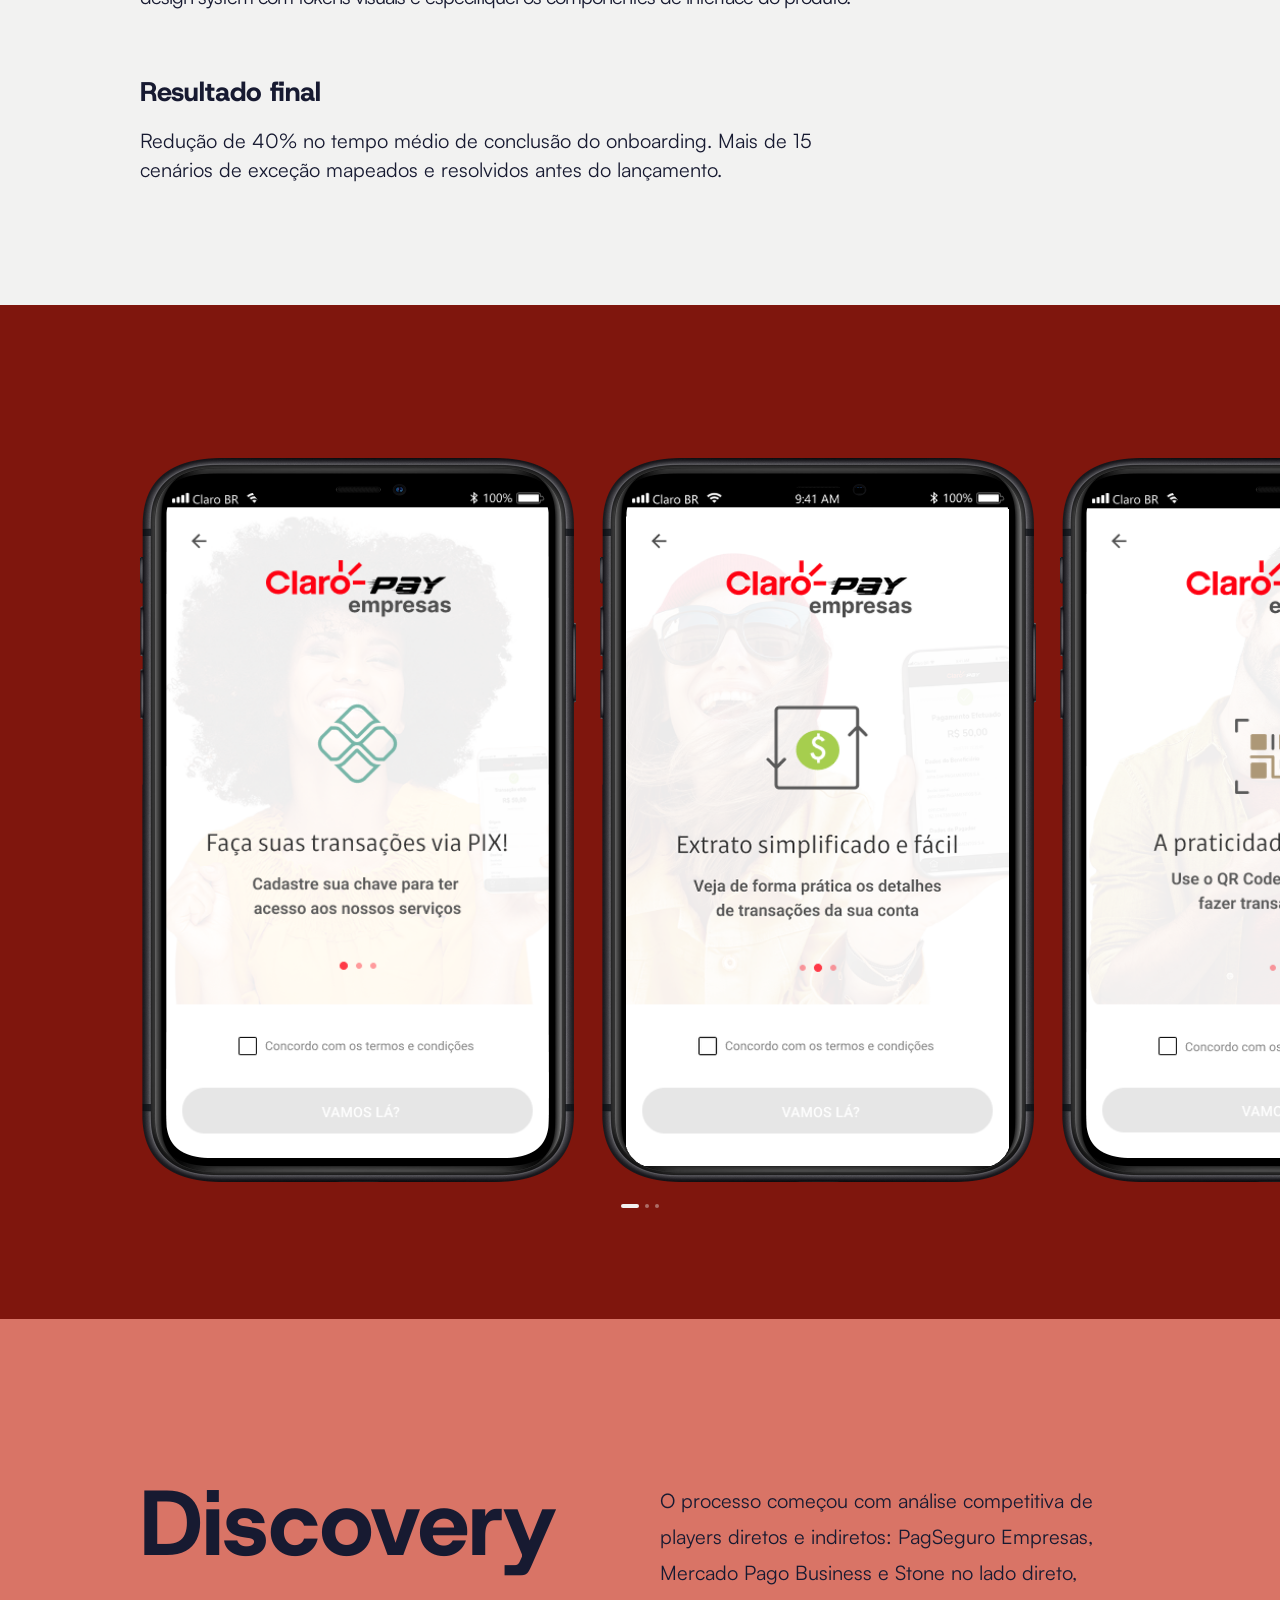
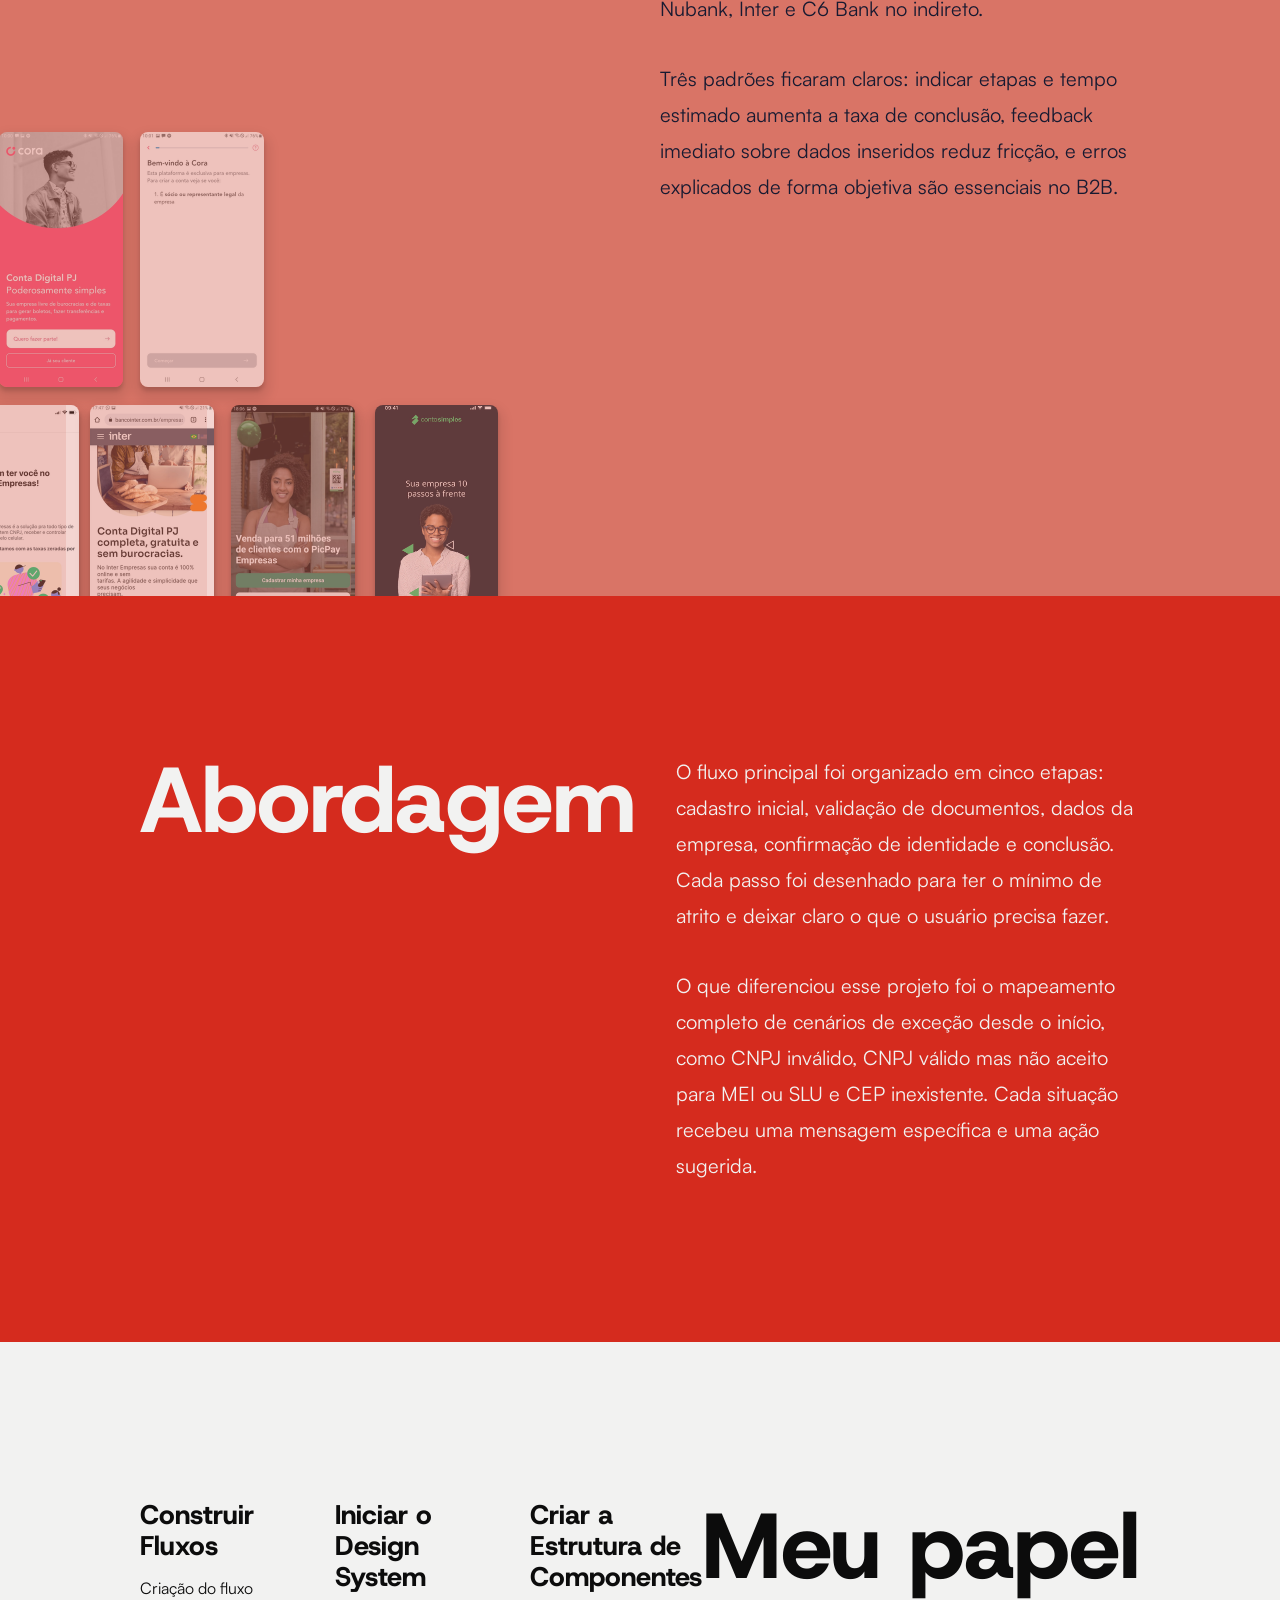
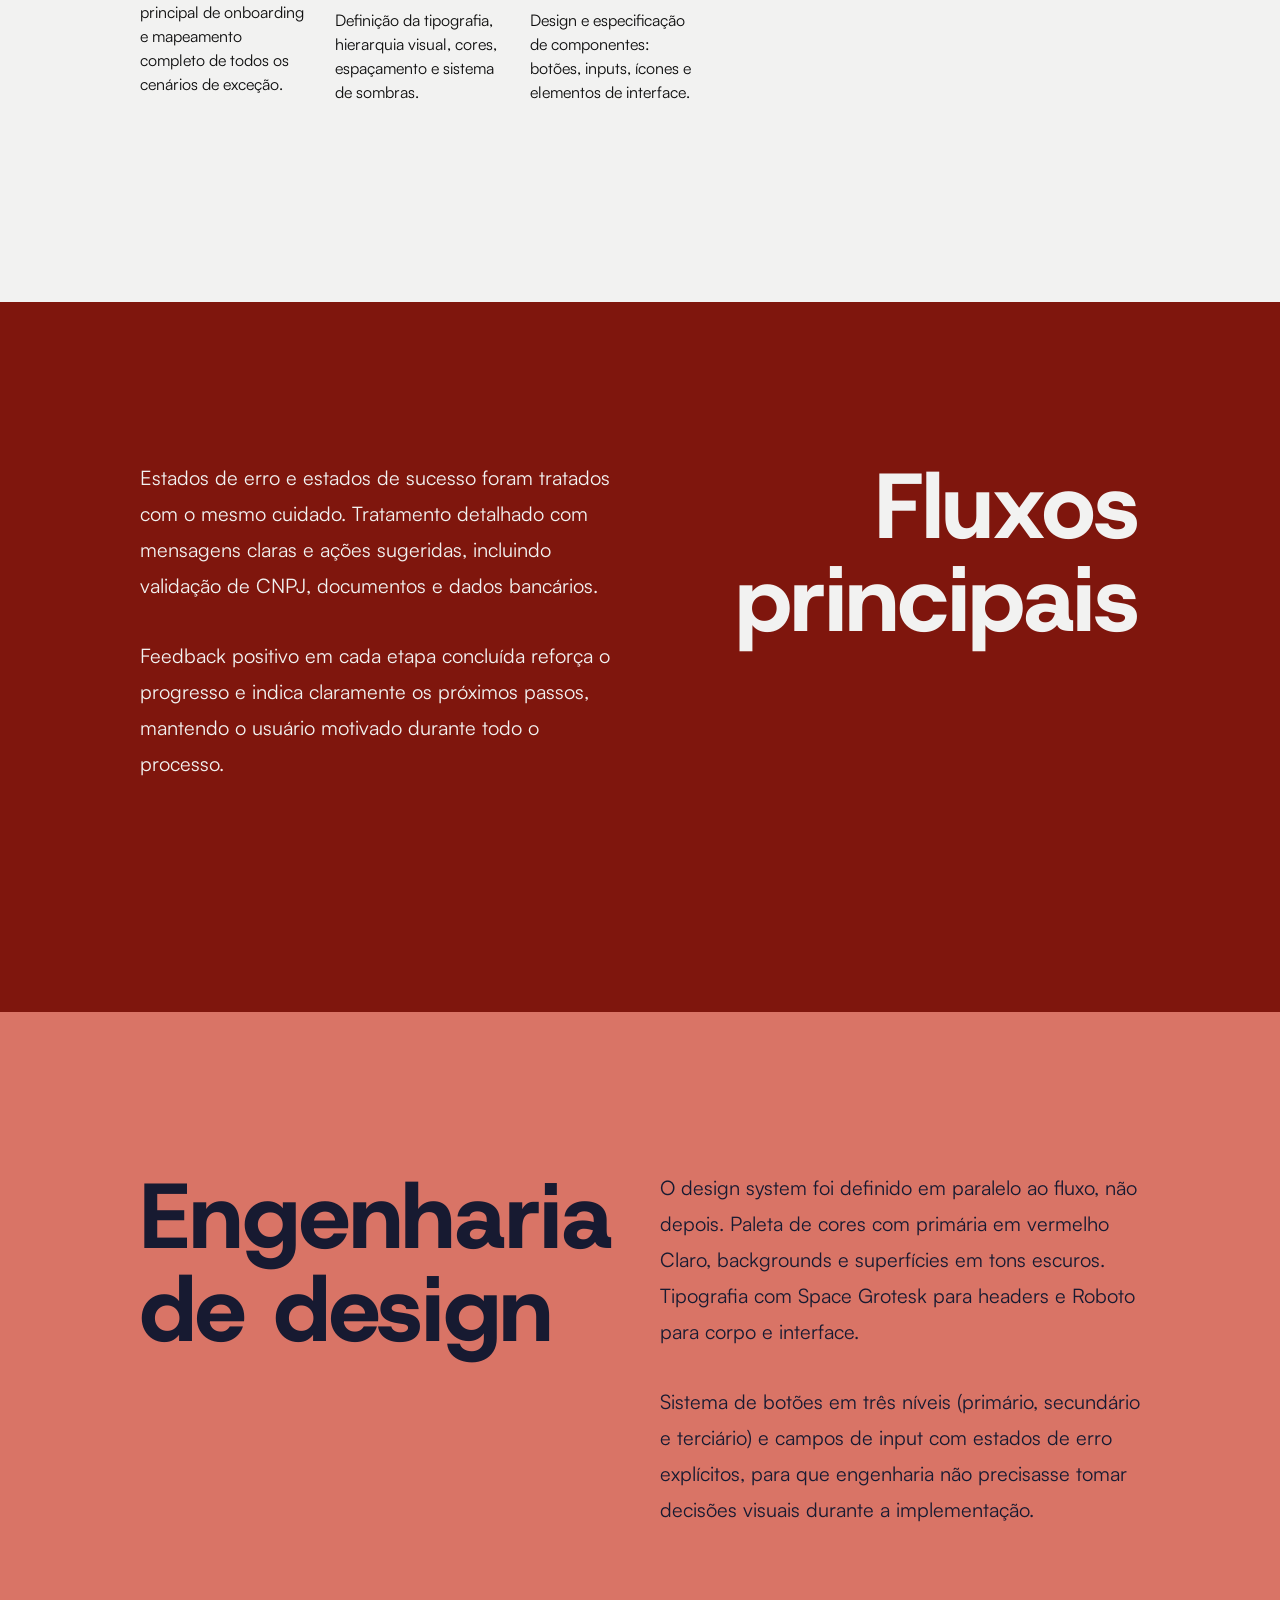
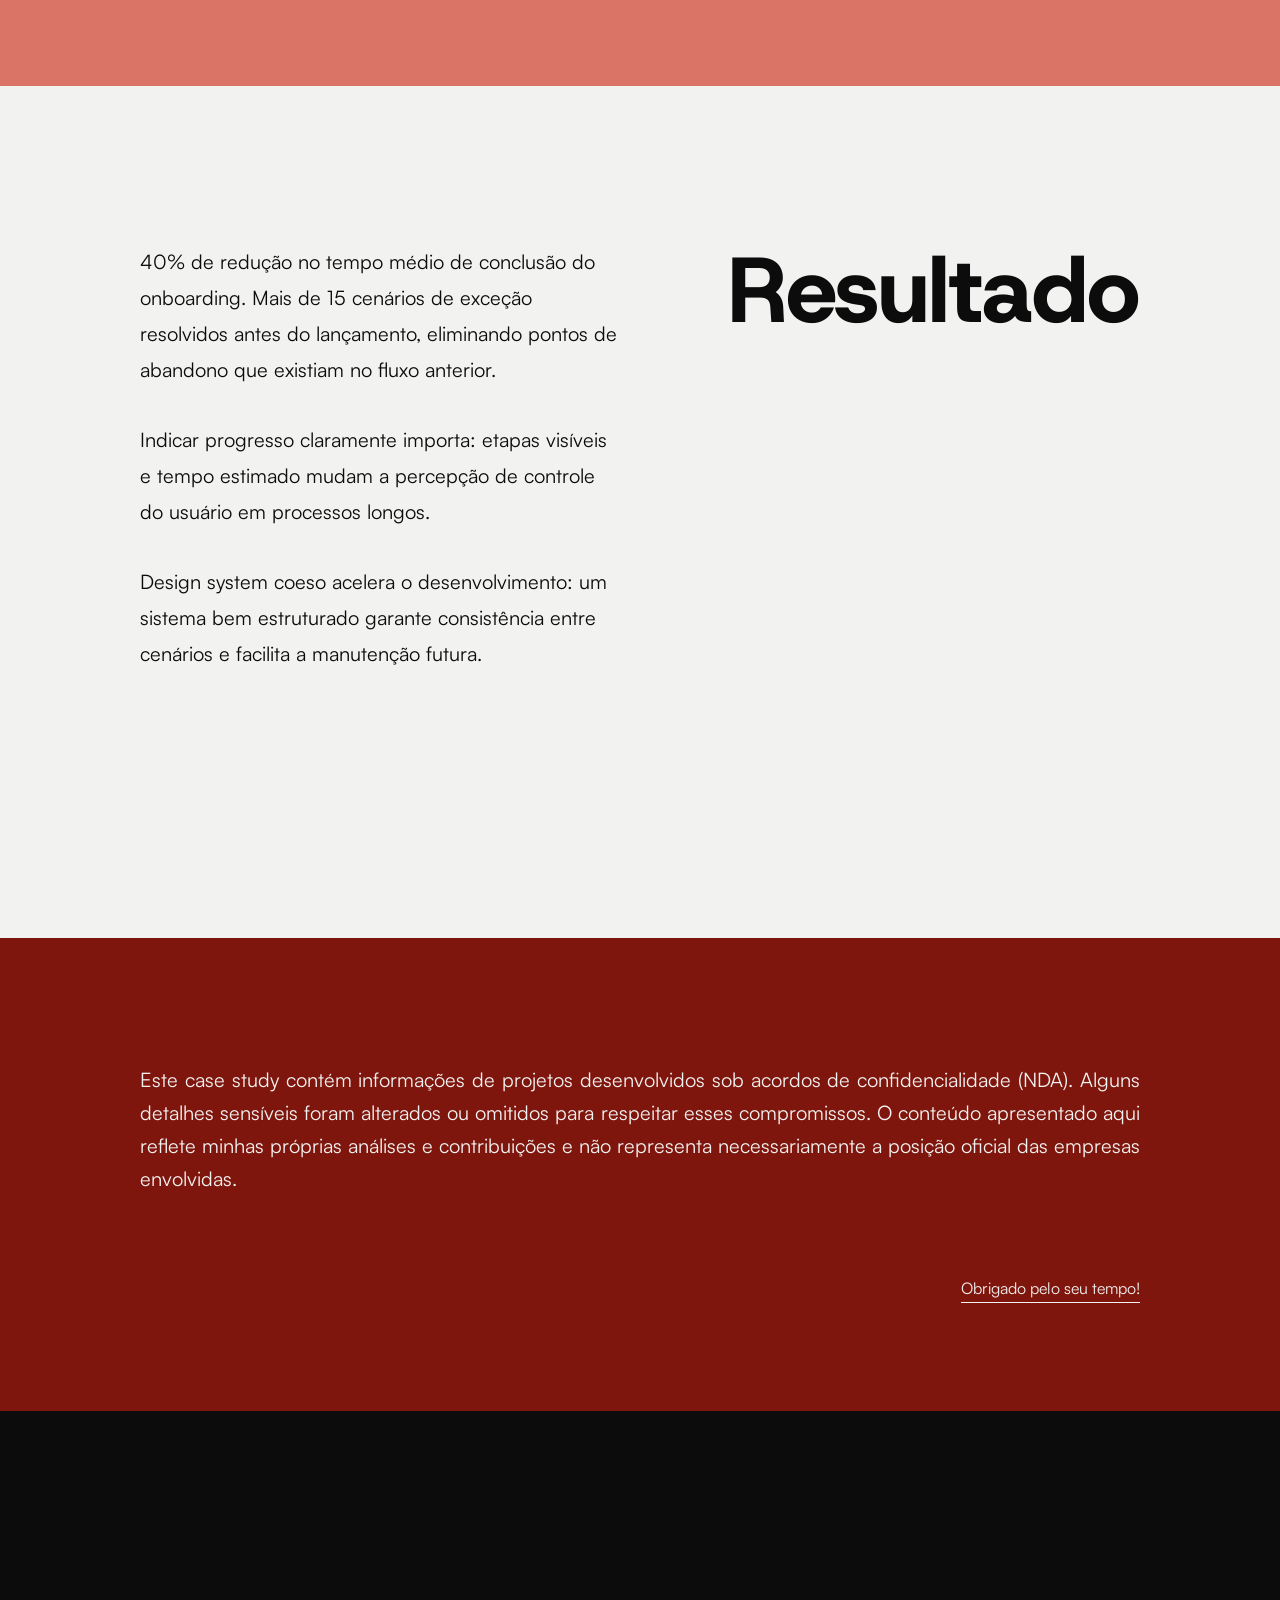
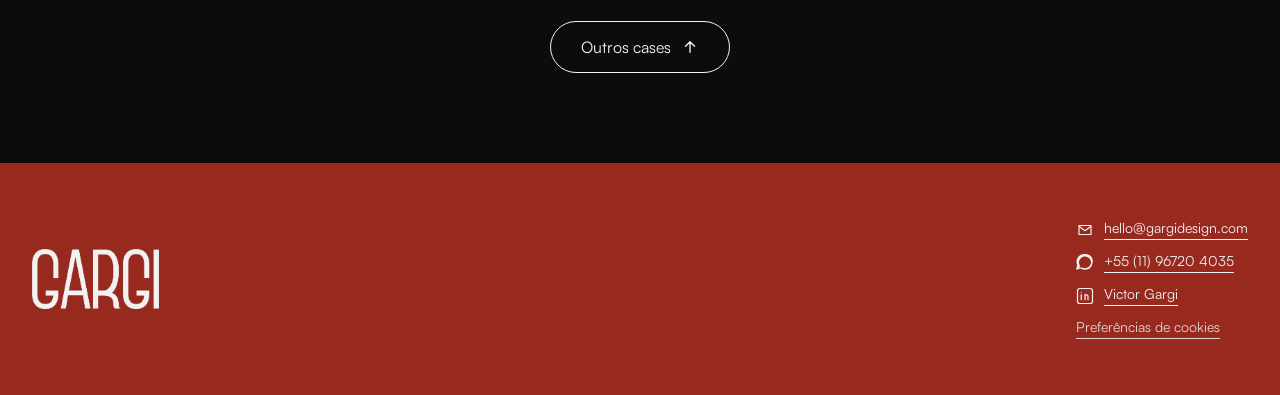
<file: case-claro.html>
<!DOCTYPE html>
<html lang="pt-BR">
<head>
<meta charset="UTF-8">
<meta name="viewport" content="width=device-width, initial-scale=1.0">
<!-- Consentimento LGPD + Google Tag Manager (GA4 e Hotjar ficam no GTM) -->
<script src="js/consent.js?v=202609301200"></script>
<title>Claro Pay Empresas | Gargi</title>
<meta name="description" content="Case study: como melhorei a experiência de onboarding do Claro Pay Empresas.">
<!-- Prévia de link (WhatsApp, LinkedIn etc.). Sem isso usavam a 1ª imagem da página -->
<meta property="og:type" content="website">
<meta property="og:site_name" content="Gargi">
<meta property="og:locale" content="pt_BR">
<meta property="og:url" content="https://gargidesign.com/case-claro.html">
<meta property="og:title" content="Claro Pay Empresas | Gargi">
<meta property="og:description" content="Case study: como melhorei a experiência de onboarding do Claro Pay Empresas.">
<meta property="og:image" content="https://gargidesign.com/assets/images/og-gargi-2x.png">
<meta property="og:image:width" content="2400">
<meta property="og:image:height" content="1260">
<meta property="og:image:alt" content="Gargi">
<meta name="twitter:card" content="summary_large_image">
<link rel="stylesheet" href="css/style.css?v=202610052000">
<link rel="stylesheet" href="css/case.css?v=202610161600">
<link rel="stylesheet" href="css/consent.css?v=202609300100">
</head>
<body>

<a href="#main" class="skip-link">Skip to main content</a>

<header class="site-header site-header--case">
  <div class="site-header__container">
    <a href="/" class="logo">
      <img src="assets/images/logo-header-ink.png" alt="Gargi" width="86" height="40">
    </a>

    <nav class="nav" aria-label="Navegação principal">
      <a href="/" class="nav__link">Início</a>

      <div class="nav__item nav__item--dropdown">
        <button class="nav__button" aria-expanded="false" aria-controls="projects-menu">
          Projetos <span class="nav__badge">3</span>
        </button>
        <div class="nav__dropdown" id="projects-menu">
          <ul>
            <li><a href="case-volkswagen.html">Volkswagen</a></li>
            <li><a href="case-claro.html" aria-current="page">Claro Pay</a></li>
            <li><a href="case-peterson.html">Peterson Solutions</a></li>
          </ul>
        </div>
      </div>

      <div class="nav__item">
        <a href="/#curriculo" class="nav__link">Currículo</a>
        <a href="assets/cv-victor-gargi.pdf" class="nav__icon-link" aria-label="Baixar currículo em PDF" download>
          <svg class="icon icon--download" viewBox="0 0 24 24" fill="none" aria-hidden="true"><path d="M12 3v12m0 0l-4-4m4 4l4-4M5 21h14" stroke="currentColor" stroke-width="2" stroke-linecap="round" stroke-linejoin="round"/></svg>
        </a>
      </div>

      <a href="/#footer" class="nav__link">Contato</a>

      <button class="lang-toggle" id="langToggle" type="button" aria-pressed="false" aria-label="Mudar idioma para inglês">
        <span class="lang-toggle__label">EN-US</span>
        <span class="lang-toggle__track"><span class="lang-toggle__thumb"></span></span>
      </button>
    </nav>
  </div>
</header>

<main id="main">

  <section class="case-hero case-section--red-deep cs-hero cl-hero">
    <div class="case-section__inner">
      <img class="case-hero__logo" src="assets/images/logo-claropay-hero.png" alt="Claro Pay Empresas" width="180" height="35">
      <h1 class="case-hero__title">Melhorando a experiência do usuário através de um novo onboarding</h1>
      <p class="case-hero__subtitle">Um fluxo de cadastro que precisava ser confiável para empresas que estavam começando a usar a plataforma. O trabalho foi desde o mapeamento de cenários de exceção até a criação do design system que sustentaria o produto.</p>
    </div>
  </section>

  <section class="case-section case-section--cream-ink cs-intro cl-intro">
    <div class="case-section__inner case-split case-split--reverse">
      <h2 class="case-kicker case-kicker--sticky case-kicker--sticky-mobile">Intro</h2>
      <div class="case-blocks">
        <div class="case-block">
          <h2 class="case-block__heading">Contexto</h2>
          <p>O Claro Pay Empresas é uma solução de pagamentos corporativos da Claro. O produto precisava de uma experiência de onboarding mais intuitiva e profissional para empresas que estavam iniciando na plataforma.</p>
        </div>
        <div class="case-block">
          <h2 class="case-block__heading">O desafio</h2>
          <p>O fluxo de cadastro não dava conta da realidade de uso. Cenários simples como CNPJ inválido, CEP inexistente ou CNPJ válido mas não aceito para MEI ou SLU não tinham tratamento claro.</p>
          <p>Os usuários erravam, travavam e abandonavam o processo sem entender o que tinha dado errado.</p>
        </div>
        <div class="case-block">
          <h2 class="case-block__heading">O que eu fiz</h2>
          <p>Redesenhei o fluxo principal de onboarding, mapeei mais de 15 cenários de exceção, defini o design system com tokens visuais e especifiquei os componentes de interface do produto.</p>
        </div>
        <div class="case-block">
          <h2 class="case-block__heading">Resultado final</h2>
          <p>Redução de 40% no tempo médio de conclusão do onboarding. Mais de 15 cenários de exceção mapeados e resolvidos antes do lançamento.</p>
        </div>
      </div>
    </div>
  </section>

  <section class="case-section case-section--red-deep cl-phones">
    <div class="case-section__inner">
      <div class="case-phone-row" aria-label="Telas do fluxo de onboarding">
        <div class="case-phone"><img src="assets/images/case-claro/1.png" alt="Tela de boas-vindas do onboarding Claro Pay Empresas" loading="lazy"></div>
        <div class="case-phone"><img src="assets/images/case-claro/2.png" alt="Tela de cadastro" loading="lazy"></div>
        <div class="case-phone"><img src="assets/images/case-claro/3.png" alt="Tela de validação de documentos" loading="lazy"></div>
        <div class="case-phone"><img src="assets/images/case-claro/4.png" alt="Tela de dados da empresa" loading="lazy"></div>
        <div class="case-phone"><img src="assets/images/case-claro/5.png" alt="Tela de confirmação de identidade" loading="lazy"></div>
        <div class="case-phone"><img src="assets/images/case-claro/6.png" alt="Tela de conclusão: falta pouco" loading="lazy"></div>
        <div class="case-phone"><img src="assets/images/case-claro/7.png" alt="Tela final do fluxo de onboarding" loading="lazy"></div>
      </div>
    </div>
  </section>

  <section class="case-section case-section--terracotta cl-section cl-discovery">
    <div class="case-section__inner case-split cl-split">
      <h2 class="case-kicker">Discovery</h2>
      <div class="case-split__text">
        <p>O processo começou com análise competitiva de players diretos e indiretos: PagSeguro Empresas, Mercado Pago Business e Stone no lado direto, Nubank, Inter e C6 Bank no indireto.</p>
        <p>Três padrões ficaram claros: indicar etapas e tempo estimado aumenta a taxa de conclusão, feedback imediato sobre dados inseridos reduz fricção, e erros explicados de forma objetiva são essenciais no B2B.</p>
      </div>
      <div class="cl-thumbs" role="img" aria-label="Referências de concorrentes analisadas">
        <img class="cl-thumb cl-thumb--108" src="assets/images/case-claro/discovery/thumb-108.png" alt="Cora: Conta Digital PJ" loading="lazy">
        <img class="cl-thumb cl-thumb--11" src="assets/images/case-claro/discovery/thumb-11.png" alt="Cora: boas-vindas" loading="lazy">
        <img class="cl-thumb cl-thumb--13" src="assets/images/case-claro/discovery/thumb-13.png" alt="Onboarding de concorrente" loading="lazy">
        <img class="cl-thumb cl-thumb--15" src="assets/images/case-claro/discovery/thumb-15.png" alt="Inter: Conta Digital PJ" loading="lazy">
        <img class="cl-thumb cl-thumb--110" src="assets/images/case-claro/discovery/thumb-110.png" alt="PicPay Empresas" loading="lazy">
        <img class="cl-thumb cl-thumb--443" src="assets/images/case-claro/discovery/thumb-443.png" alt="Conta Simples" loading="lazy">
      </div>
    </div>
  </section>

  <section class="case-section case-section--red-bright cl-section cl-abordagem">
    <div class="case-section__inner case-split cl-split">
      <h2 class="case-kicker">Abordagem</h2>
      <div class="case-split__text">
        <p>O fluxo principal foi organizado em cinco etapas: cadastro inicial, validação de documentos, dados da empresa, confirmação de identidade e conclusão. Cada passo foi desenhado para ter o mínimo de atrito e deixar claro o que o usuário precisa fazer.</p>
        <p>O que diferenciou esse projeto foi o mapeamento completo de cenários de exceção desde o início, como CNPJ inválido, CNPJ válido mas não aceito para MEI ou SLU e CEP inexistente. Cada situação recebeu uma mensagem específica e uma ação sugerida.</p>
      </div>
    </div>
  </section>

  <section class="case-section case-section--cream cl-section cl-papel">
    <div class="case-section__inner case-split case-split--reverse cl-split">
      <h2 class="case-kicker">Meu papel</h2>
      <div class="case-role-list">
        <div class="case-role-item">
          <h3 class="case-role-list__heading">Construir Fluxos</h3>
          <p>Criação do fluxo principal de onboarding e mapeamento completo de todos os cenários de exceção.</p>
        </div>
        <div class="case-role-item">
          <h3 class="case-role-list__heading">Iniciar o Design System</h3>
          <p>Definição da tipografia, hierarquia visual, cores, espaçamento e sistema de sombras.</p>
        </div>
        <div class="case-role-item">
          <h3 class="case-role-list__heading">Criar a Estrutura de Componentes</h3>
          <p>Design e especificação de componentes: botões, inputs, ícones e elementos de interface.</p>
        </div>
      </div>
    </div>
  </section>

  <section class="case-section case-section--red-deep cl-section cl-fluxos">
    <div class="case-section__inner case-split case-split--reverse cl-split">
      <h2 class="case-kicker">Fluxos<br>principais</h2>
      <div class="case-split__text">
        <p>Estados de erro e estados de sucesso foram tratados com o mesmo cuidado. Tratamento detalhado com mensagens claras e ações sugeridas, incluindo validação de CNPJ, documentos e dados bancários.</p>
        <p>Feedback positivo em cada etapa concluída reforça o progresso e indica claramente os próximos passos, mantendo o usuário motivado durante todo o processo.</p>
      </div>
    </div>
  </section>

  <section class="case-section case-section--terracotta cl-section cl-engenharia">
    <div class="case-section__inner case-split cl-split">
      <h2 class="case-kicker">Engenharia<br>de design</h2>
      <div class="case-split__text">
        <p>O design system foi definido em paralelo ao fluxo, não depois. Paleta de cores com primária em vermelho Claro, backgrounds e superfícies em tons escuros. Tipografia com Space Grotesk para headers e Roboto para corpo e interface.</p>
        <p>Sistema de botões em três níveis (primário, secundário e terciário) e campos de input com estados de erro explícitos, para que engenharia não precisasse tomar decisões visuais durante a implementação.</p>
      </div>
    </div>
  </section>

  <section class="case-section case-section--cream cl-section cl-resultado">
    <div class="case-section__inner case-split case-split--reverse cl-split">
      <h2 class="case-kicker">Resultado</h2>
      <div class="case-split__text">
        <p>40% de redução no tempo médio de conclusão do onboarding. Mais de 15 cenários de exceção resolvidos antes do lançamento, eliminando pontos de abandono que existiam no fluxo anterior.</p>
        <p>Indicar progresso claramente importa: etapas visíveis e tempo estimado mudam a percepção de controle do usuário em processos longos.</p>
        <p>Design system coeso acelera o desenvolvimento: um sistema bem estruturado garante consistência entre cenários e facilita a manutenção futura.</p>
      </div>
    </div>
  </section>

  <section class="case-section case-section--red-deep case-disclosure cs-disclosure">
    <div class="case-section__inner">
      <p>Este case study contém informações de projetos desenvolvidos sob acordos de confidencialidade (NDA). Alguns detalhes sensíveis foram alterados ou omitidos para respeitar esses compromissos. O conteúdo apresentado aqui reflete minhas próprias análises e contribuições e não representa necessariamente a posição oficial das empresas envolvidas.</p>
      <p class="case-thanks">Obrigado pelo seu tempo!</p>
    </div>
  </section>

  <section class="case-section case-section--black case-others">
    <div class="case-section__inner">
      <nav class="case-next" aria-label="Outros cases">
        <ul class="case-next__list" id="case-next-list">
        <li><a class="case-next__item" href="case-volkswagen.html"><img src="assets/images/icon-volkswagen.png" alt="" width="120" height="122" loading="lazy"><span>Volkswagen</span></a></li>
        <li><a class="case-next__item" href="case-peterson.html"><img src="assets/images/icon-peterson.png" alt="" width="120" height="122" loading="lazy"><span>Peterson Solutions</span></a></li>
        </ul>
        <button class="case-next__trigger" type="button" aria-expanded="false" aria-controls="case-next-list">Outros cases <svg class="case-next__arrow" viewBox="0 0 24 24" fill="none" aria-hidden="true"><path d="M12 19V5m0 0l-6 6m6-6l6 6" stroke="currentColor" stroke-width="1.8" stroke-linecap="round" stroke-linejoin="round"/></svg></button>
      </nav>
    </div>
  </section>

</main>

<footer class="site-footer" id="footer">
  <div class="site-footer__container">
    <a href="/" class="logo logo--footer">
      <img src="assets/images/logo-footer.png" alt="Gargi" width="127" height="60" onerror="this.style.opacity=0">
    </a>

    <div class="footer-contact">
      <button class="footer-contact__item" id="copyEmail" type="button">
        <svg class="icon" viewBox="0 0 24 24" fill="none" aria-hidden="true"><path d="M4 6h16v12H4z" stroke="currentColor" stroke-width="1.6" stroke-linejoin="round"/><path d="M4 7l8 6 8-6" stroke="currentColor" stroke-width="1.6" stroke-linejoin="round"/></svg>
        <span><!--email_off-->hello@gargidesign.com<!--/email_off--></span>
      </button>
      <a class="footer-contact__item" href="https://wa.me/5511967204035" target="_blank" rel="noopener">
        <svg class="icon" viewBox="0 0 24 24" fill="none" aria-hidden="true"><path d="M20.5 3.5A10.4 10.4 0 0012 0 10.5 10.5 0 001.6 14.8L0 21l6.4-1.6A10.5 10.5 0 0012 21a10.4 10.4 0 008.5-4.4A10.4 10.4 0 0022 12a10.4 10.4 0 00-1.5-8.5zM12 19a8 8 0 01-4.1-1.1l-.3-.2-3.1.8.8-3-.2-.3A8 8 0 1120 12a8 8 0 01-8 7z" fill="currentColor"/></svg>
        <span>+55 (11) 96720 4035</span>
      </a>
      <a class="footer-contact__item" href="https://www.linkedin.com/in/victor-gargi/" target="_blank" rel="noopener">
        <svg class="icon" viewBox="0 0 24 24" fill="none" aria-hidden="true"><rect x="2" y="2" width="20" height="20" rx="3" stroke="currentColor" stroke-width="1.6"/><path d="M7 10v7M7 7v.01M12 17v-4.5a2 2 0 014 0V17M12 10v7" stroke="currentColor" stroke-width="1.6" stroke-linecap="round"/></svg>
        <span>Victor Gargi</span>
      </a>
    </div>
  </div>
</footer>

<script src="js/case-motion.js?v=202610161200"></script>
<script src="js/main.js?v=202609292010"></script>
</body>
</html>
</file>
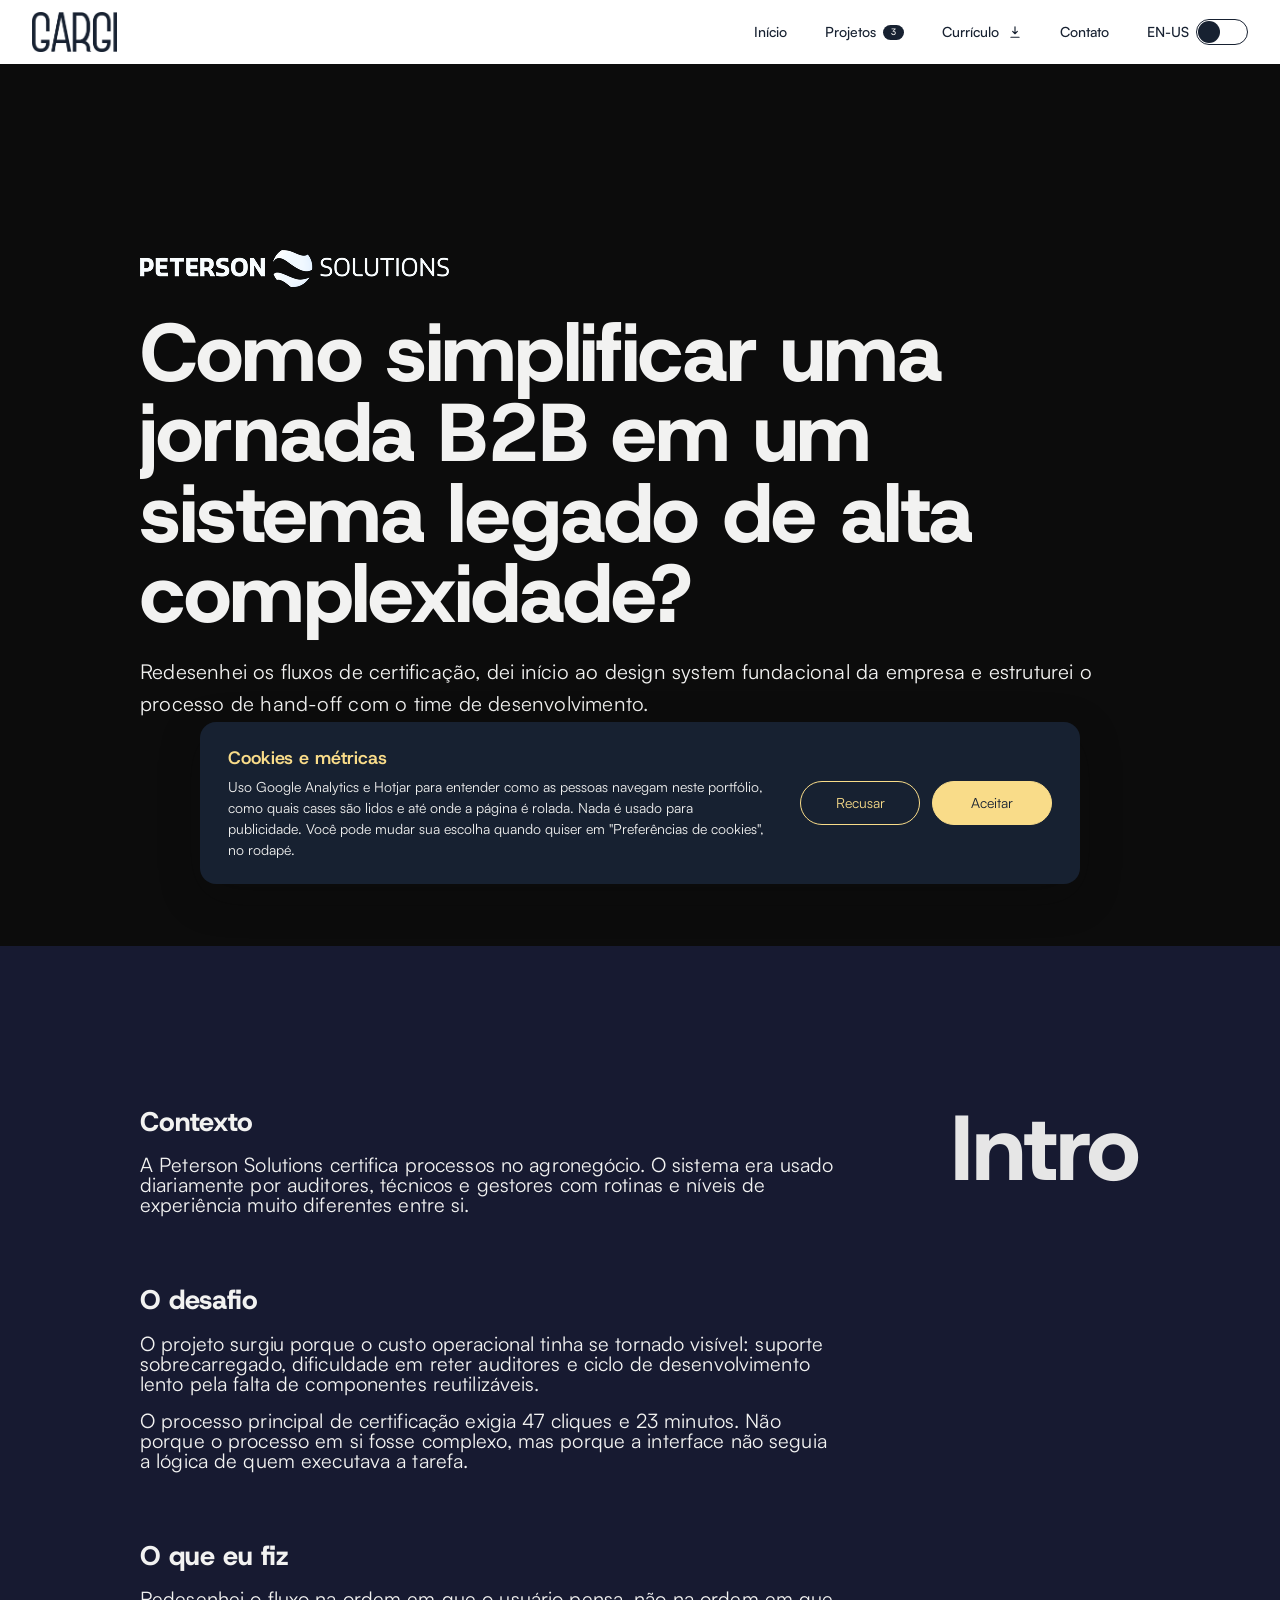
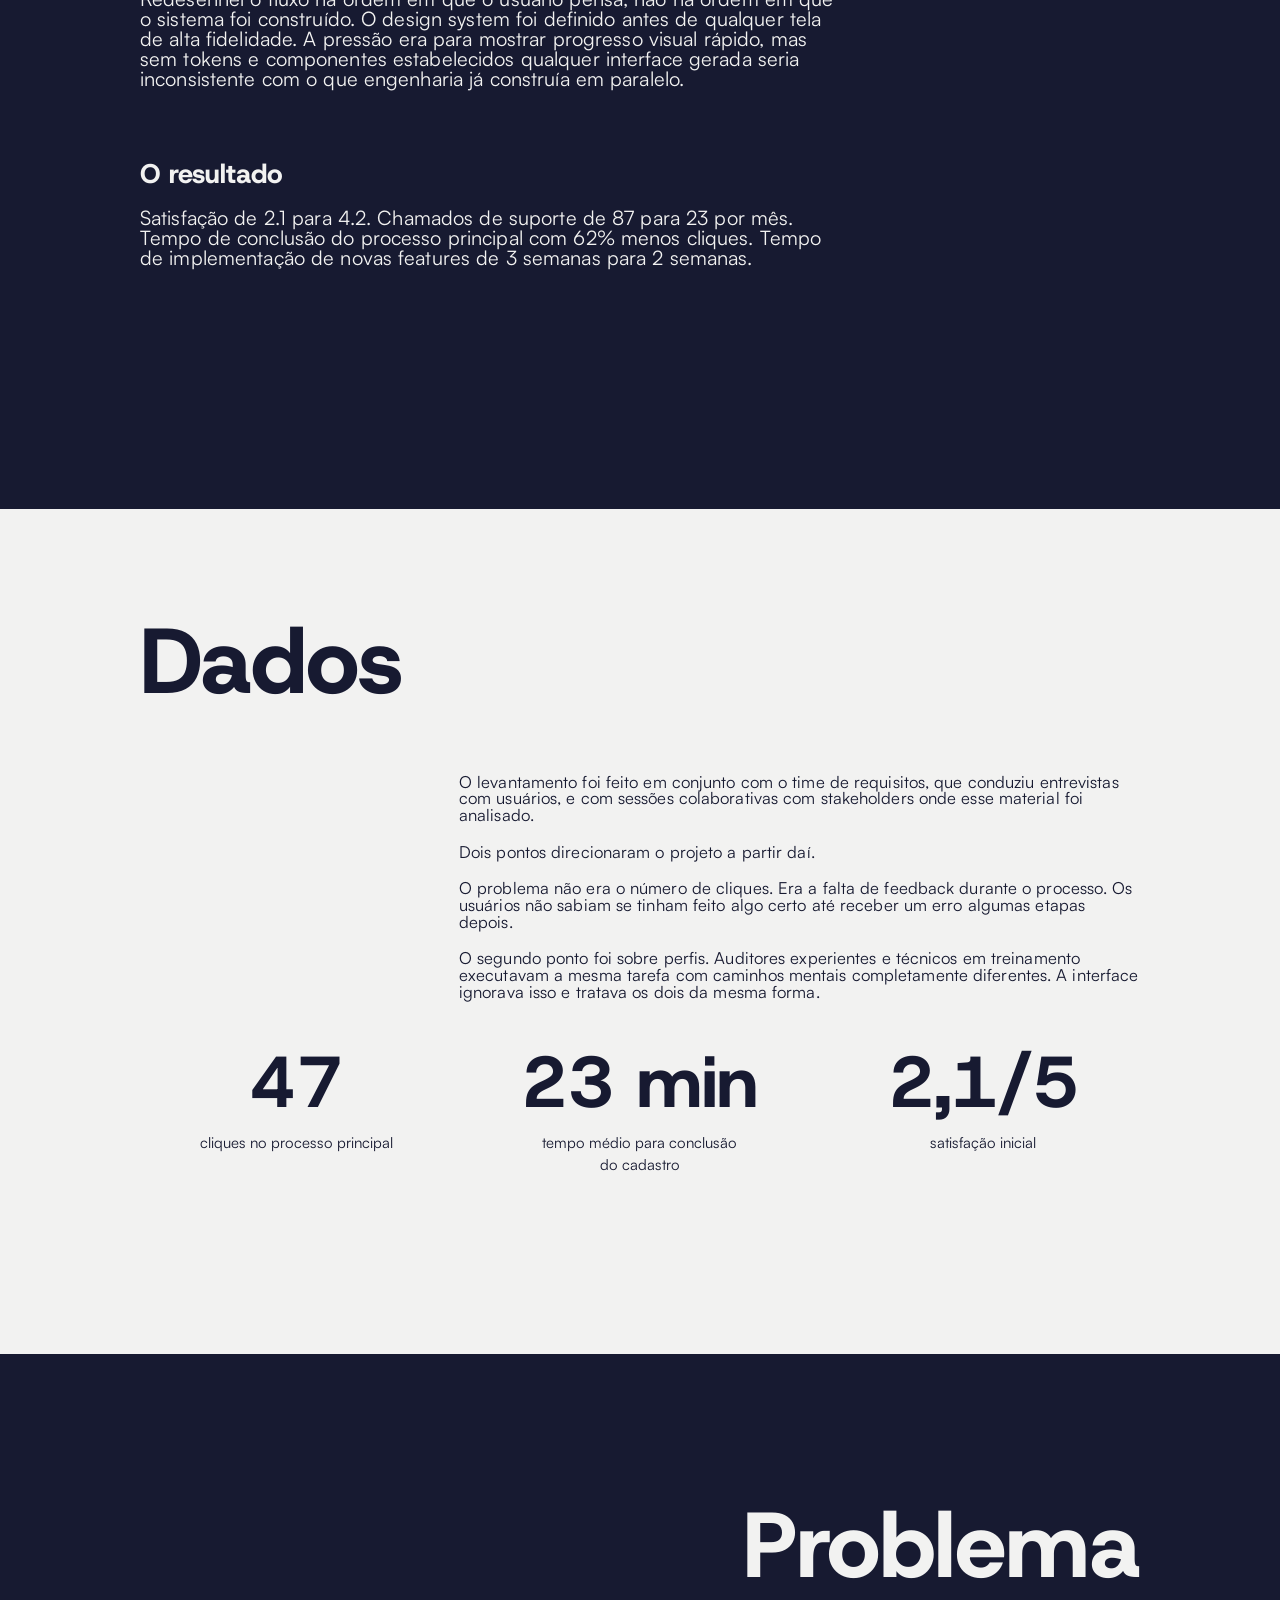
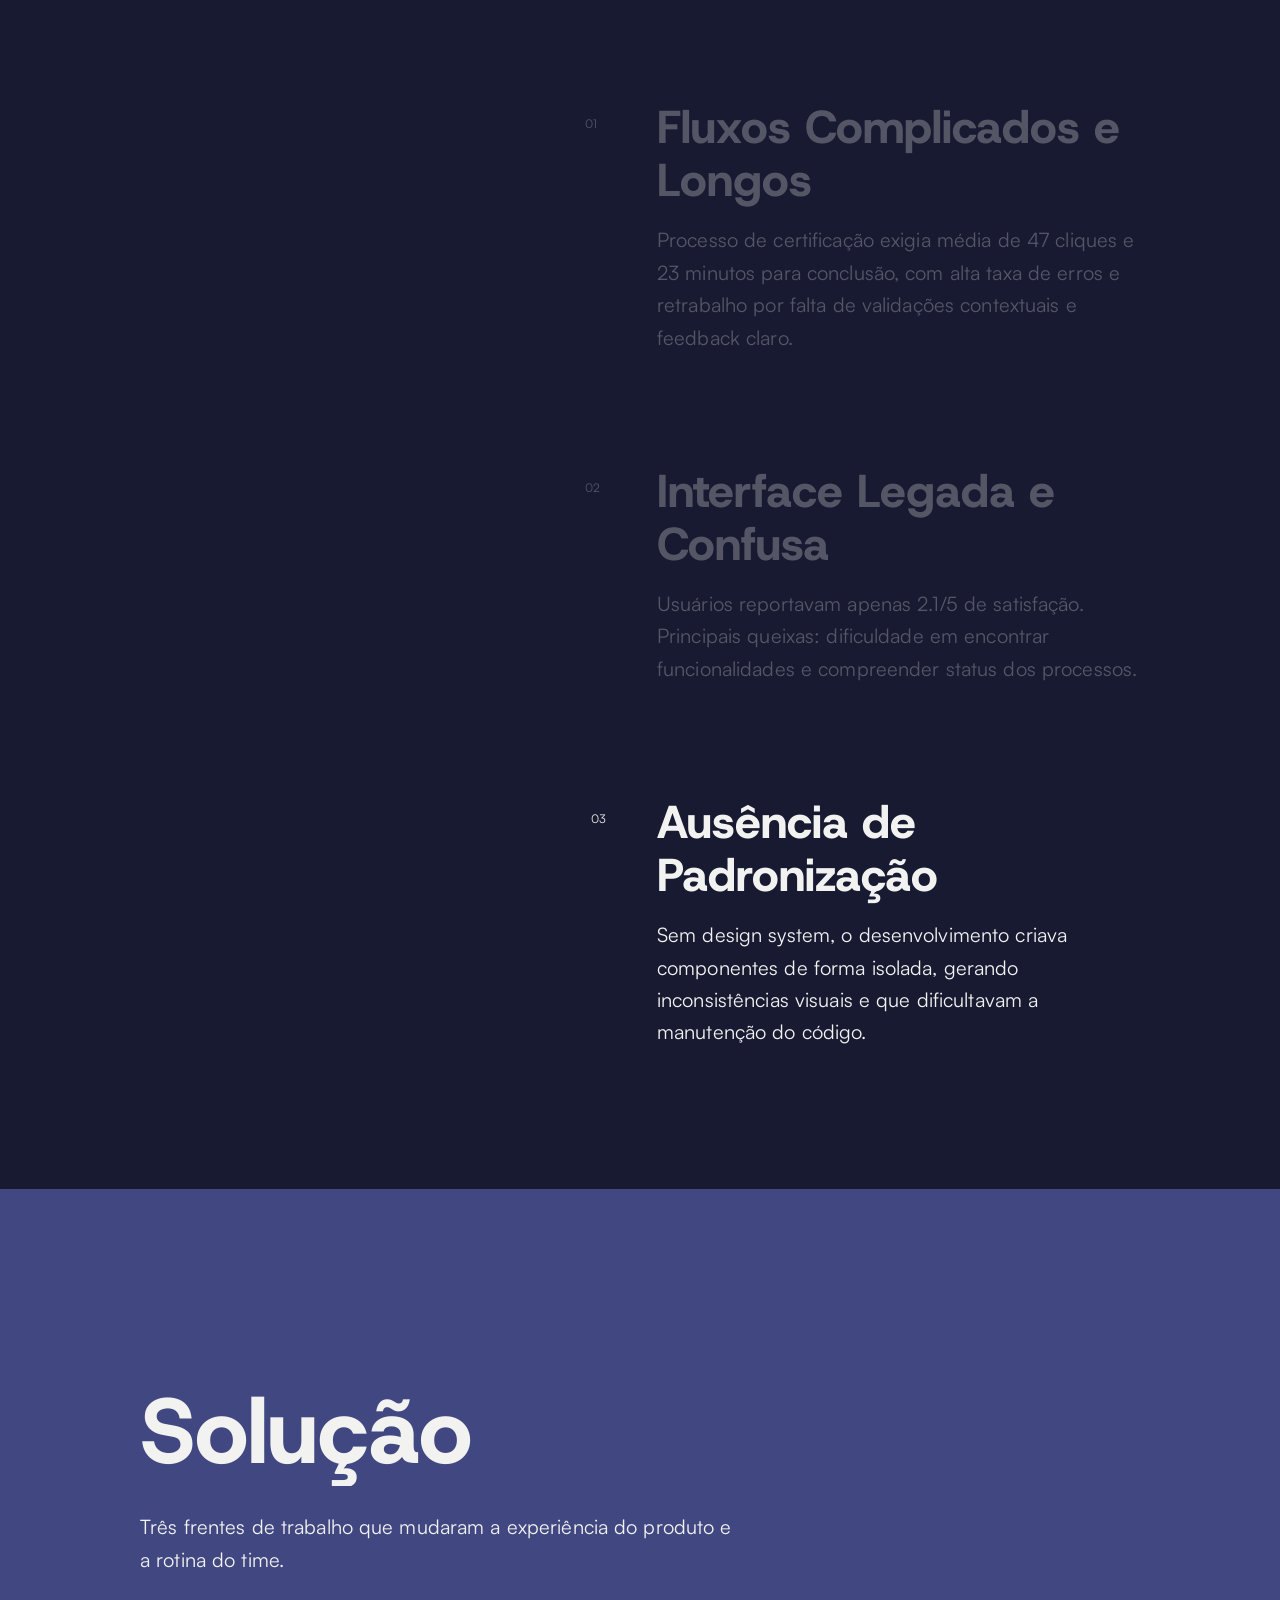
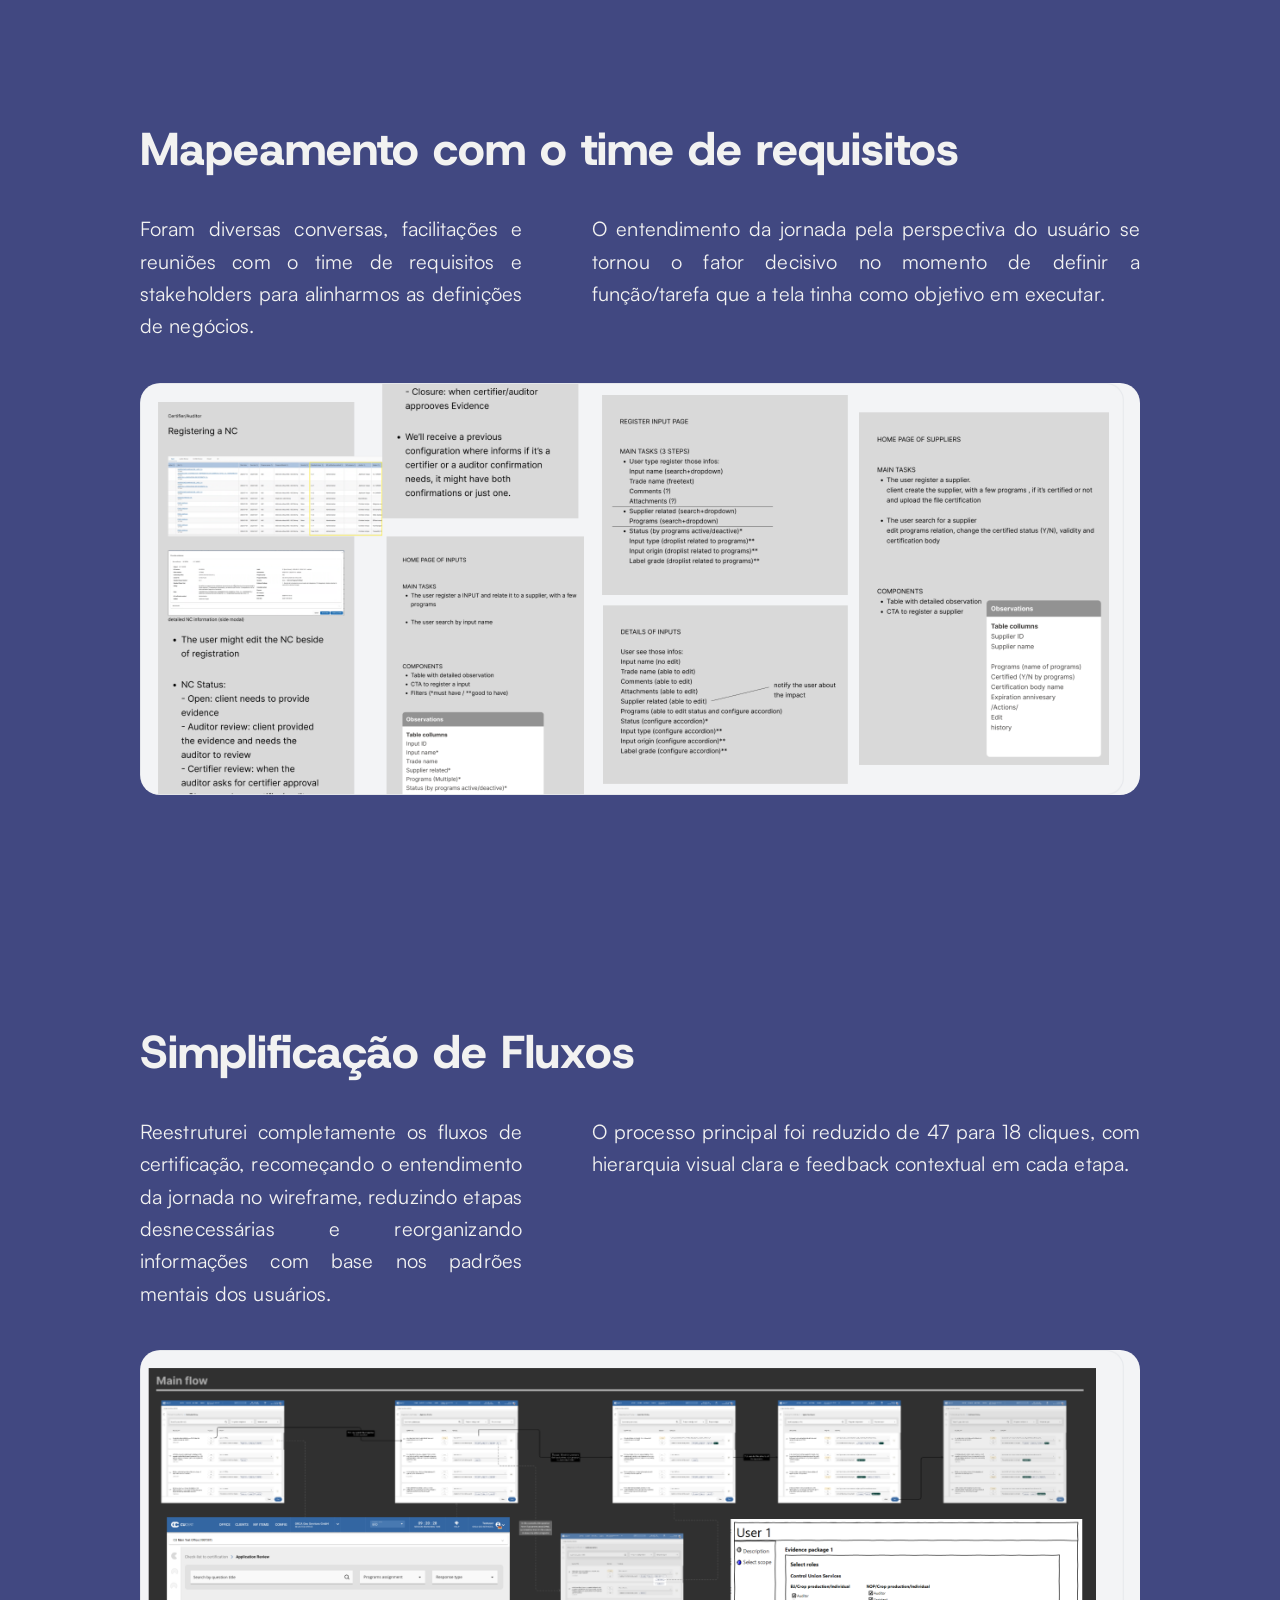
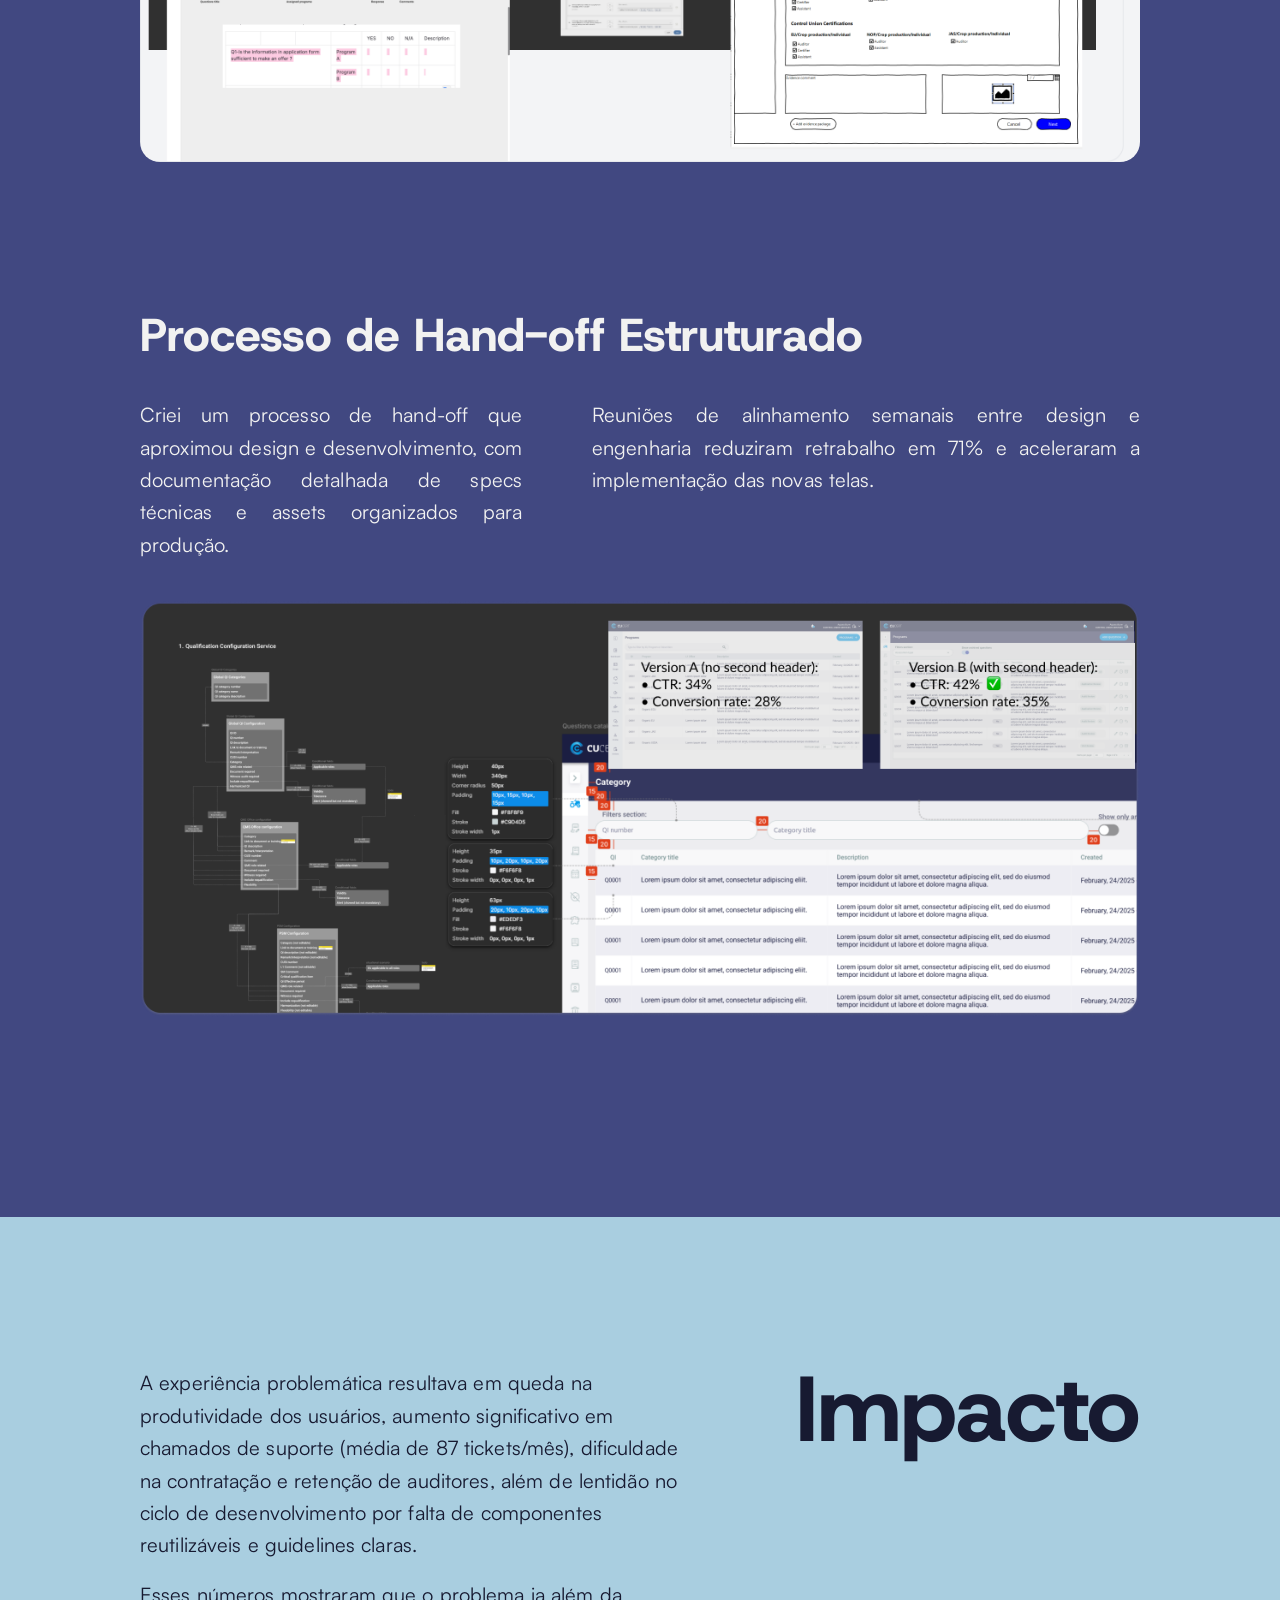
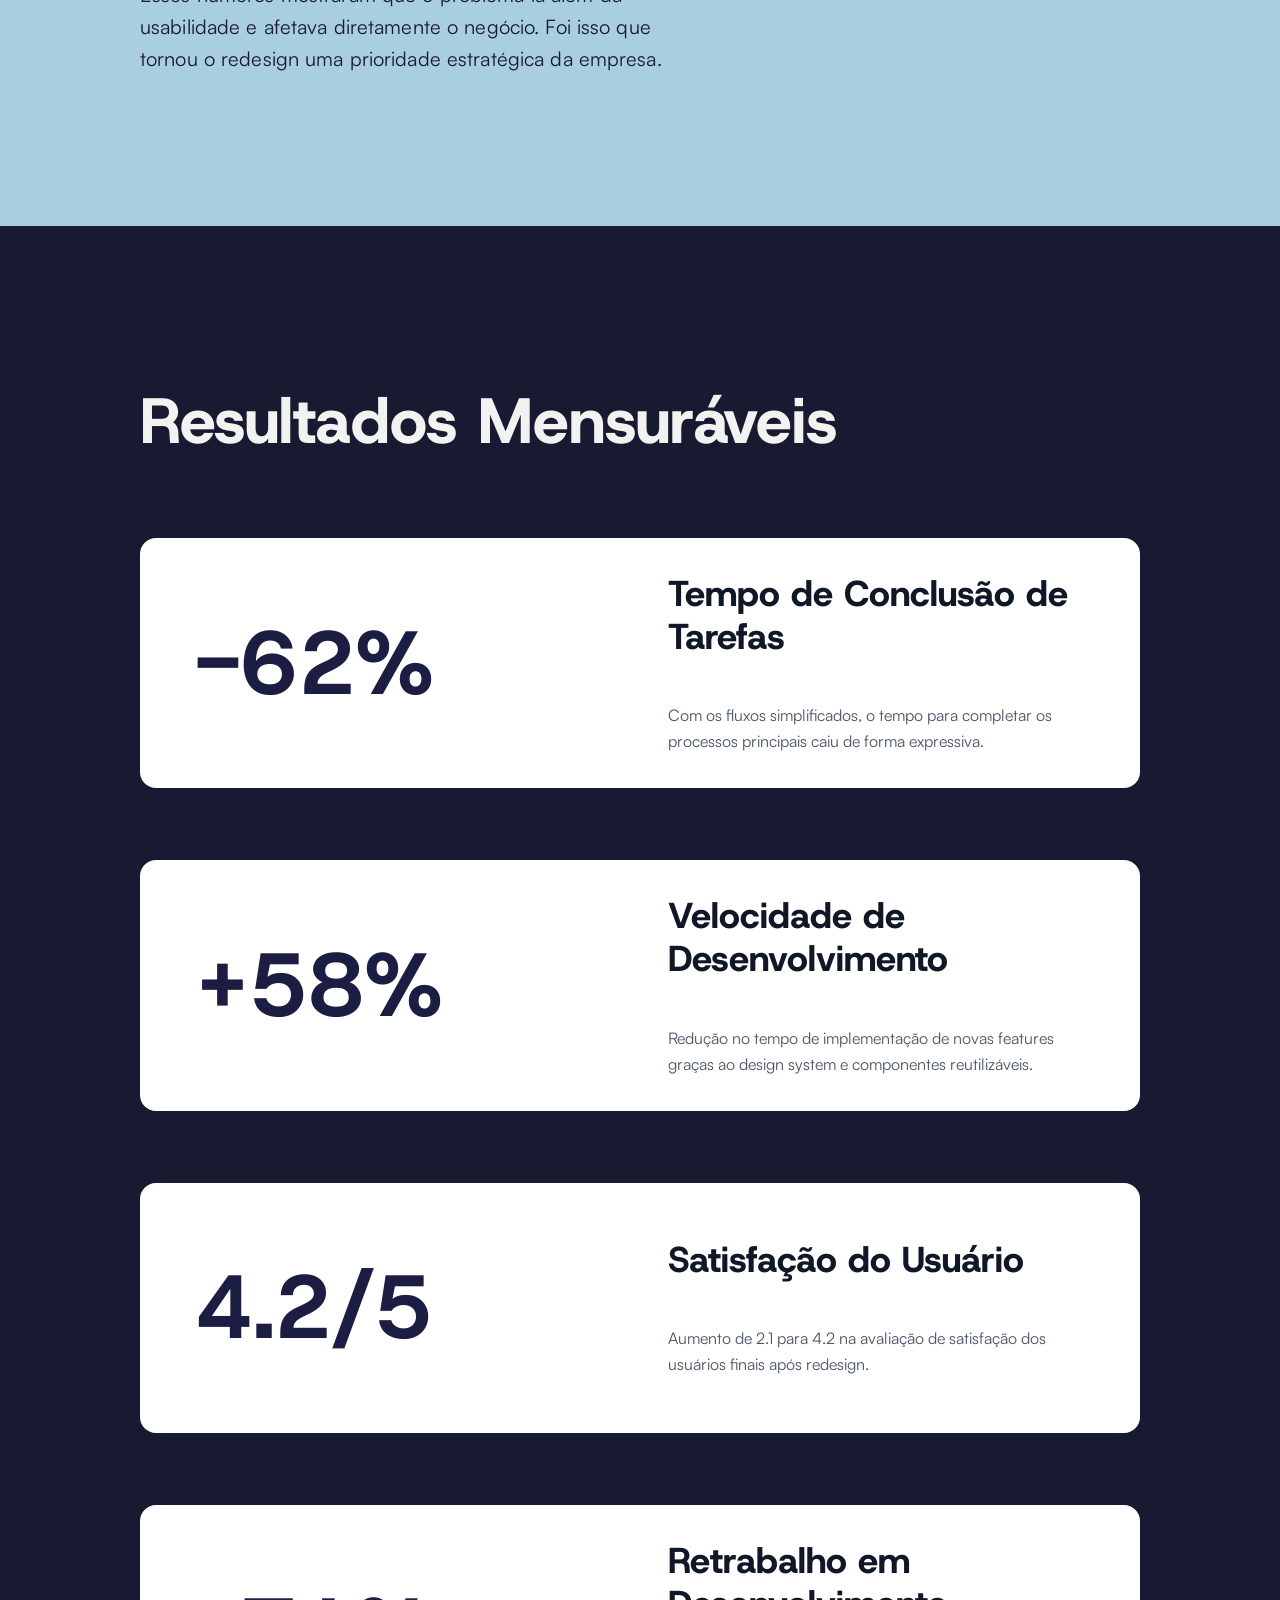
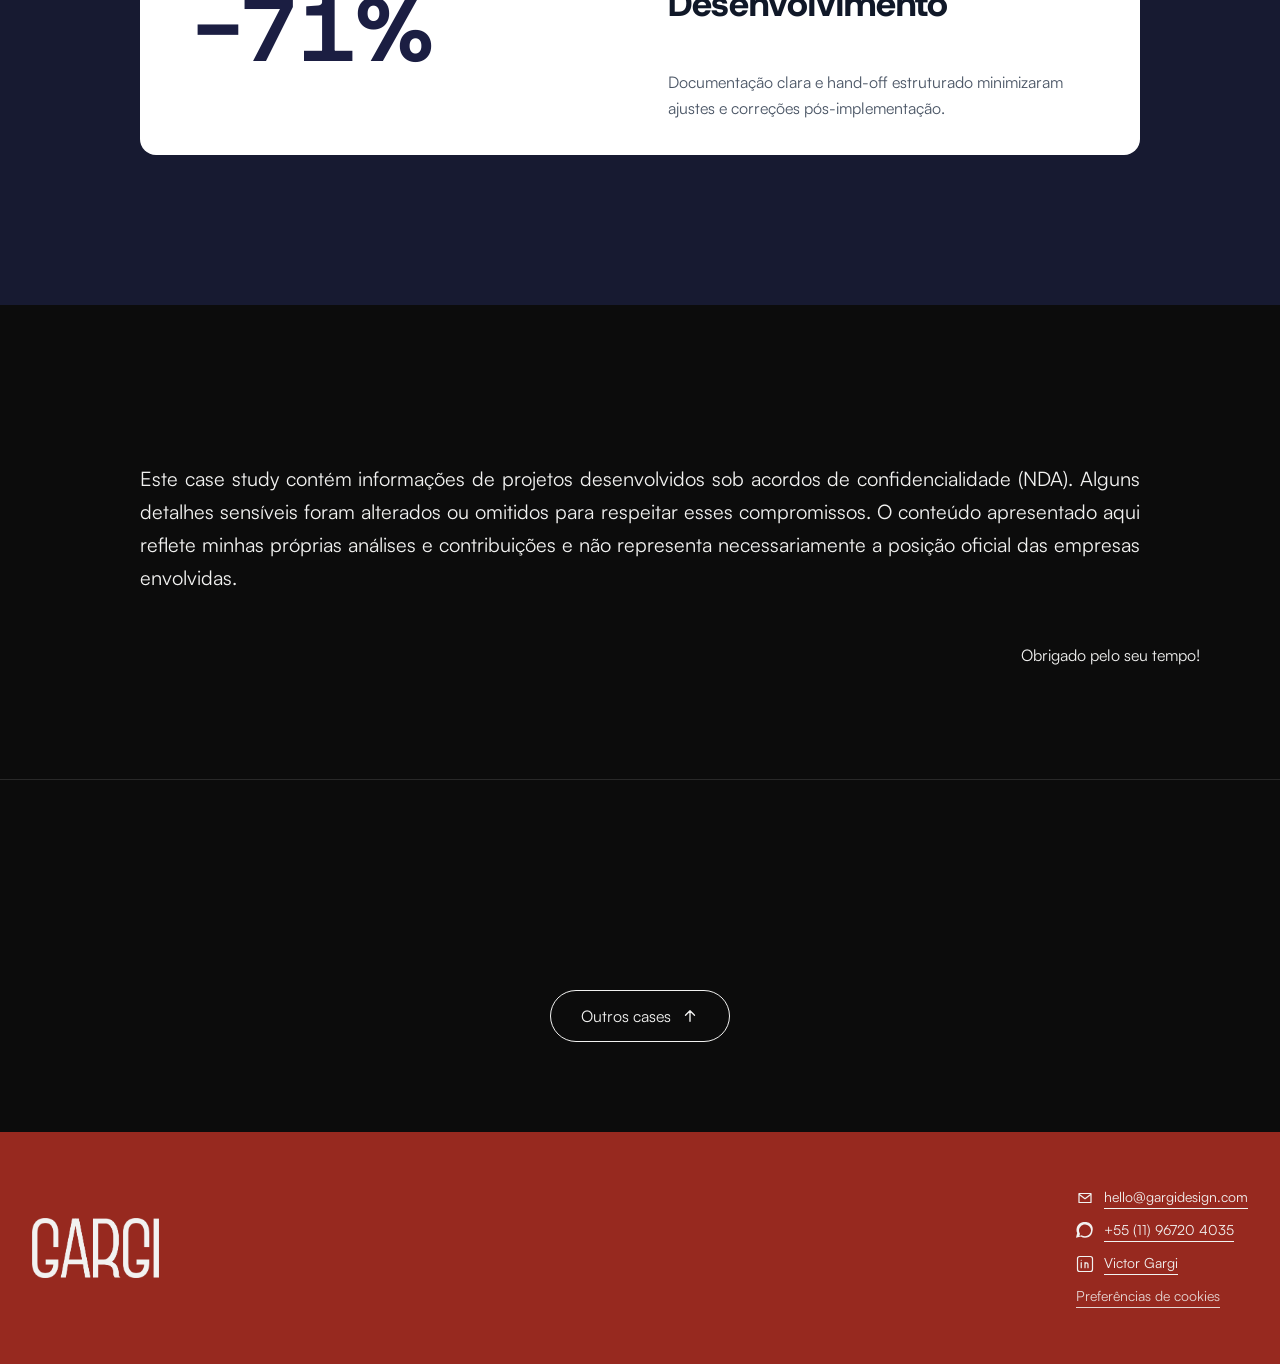
<file: case-peterson.html>
<!DOCTYPE html>
<html lang="pt-BR">
<head>
<meta charset="UTF-8">
<meta name="viewport" content="width=device-width, initial-scale=1.0">
<!-- Consentimento LGPD + Google Tag Manager (GA4 e Hotjar ficam no GTM) -->
<script src="js/consent.js?v=202609301200"></script>
<title>Peterson Solutions | Gargi</title>
<meta name="description" content="Case study: como simplifiquei uma jornada B2B em um sistema legado de alta complexidade para a Peterson Solutions.">
<!-- Prévia de link (WhatsApp, LinkedIn etc.). Sem isso usavam a 1ª imagem da página -->
<meta property="og:type" content="website">
<meta property="og:site_name" content="Gargi">
<meta property="og:locale" content="pt_BR">
<meta property="og:url" content="https://gargidesign.com/case-peterson.html">
<meta property="og:title" content="Peterson Solutions | Gargi">
<meta property="og:description" content="Case study: como simplifiquei uma jornada B2B em um sistema legado de alta complexidade para a Peterson Solutions.">
<meta property="og:image" content="https://gargidesign.com/assets/images/og-gargi-2x.png">
<meta property="og:image:width" content="2400">
<meta property="og:image:height" content="1260">
<meta property="og:image:alt" content="Gargi">
<meta name="twitter:card" content="summary_large_image">
<link rel="stylesheet" href="css/style.css?v=202610052000">
<link rel="stylesheet" href="css/case.css?v=202610161600">
<link rel="stylesheet" href="css/consent.css?v=202609300100">
</head>
<body>

<a href="#main" class="skip-link">Skip to main content</a>

<header class="site-header site-header--case">
  <div class="site-header__container">
    <a href="/" class="logo">
      <img src="assets/images/logo-header-ink.png" alt="Gargi" width="86" height="40">
    </a>

    <nav class="nav" aria-label="Navegação principal">
      <a href="/" class="nav__link">Início</a>

      <div class="nav__item nav__item--dropdown">
        <button class="nav__button" aria-expanded="false" aria-controls="projects-menu">
          Projetos <span class="nav__badge">3</span>
        </button>
        <div class="nav__dropdown" id="projects-menu">
          <ul>
            <li><a href="case-volkswagen.html">Volkswagen</a></li>
            <li><a href="case-claro.html">Claro Pay</a></li>
            <li><a href="case-peterson.html" aria-current="page">Peterson Solutions</a></li>
          </ul>
        </div>
      </div>

      <div class="nav__item">
        <a href="/#curriculo" class="nav__link">Currículo</a>
        <a href="assets/cv-victor-gargi.pdf" class="nav__icon-link" aria-label="Baixar currículo em PDF" download>
          <svg class="icon icon--download" viewBox="0 0 24 24" fill="none" aria-hidden="true"><path d="M12 3v12m0 0l-4-4m4 4l4-4M5 21h14" stroke="currentColor" stroke-width="2" stroke-linecap="round" stroke-linejoin="round"/></svg>
        </a>
      </div>

      <a href="/#footer" class="nav__link">Contato</a>

      <button class="lang-toggle" id="langToggle" type="button" aria-pressed="false" aria-label="Mudar idioma para inglês">
        <span class="lang-toggle__label">EN-US</span>
        <span class="lang-toggle__track"><span class="lang-toggle__thumb"></span></span>
      </button>
    </nav>
  </div>
</header>

<main id="main">

  <section class="case-hero case-section--black cs-hero cu-hero">
    <div class="case-section__inner">
      <img class="case-hero__logo" src="assets/images/logo-peterson-hero.png" alt="Peterson Solutions" width="309" height="41">
      <h1 class="case-hero__title">Como simplificar uma jornada B2B em um sistema legado de alta complexidade?</h1>
      <p class="case-hero__subtitle">Redesenhei os fluxos de certificação, dei início ao design system fundacional da empresa e estruturei o processo de hand-off com o time de desenvolvimento.</p>
    </div>
  </section>

  <section class="case-section case-section--navy cs-intro cu-intro">
    <div class="case-section__inner case-intro">
      <div class="case-blocks">
        <div class="case-block">
          <h2 class="case-block__heading">Contexto</h2>
          <p>A Peterson Solutions certifica processos no agronegócio. O sistema era usado diariamente por auditores, técnicos e gestores com rotinas e níveis de experiência muito diferentes entre si.</p>
        </div>
        <div class="case-block">
          <h2 class="case-block__heading">O desafio</h2>
          <p>O projeto surgiu porque o custo operacional tinha se tornado visível: suporte sobrecarregado, dificuldade em reter auditores e ciclo de desenvolvimento lento pela falta de componentes reutilizáveis.</p>
          <p>O processo principal de certificação exigia 47 cliques e 23 minutos. Não porque o processo em si fosse complexo, mas porque a interface não seguia a lógica de quem executava a tarefa.</p>
        </div>
        <div class="case-block">
          <h2 class="case-block__heading">O que eu fiz</h2>
          <p>Redesenhei o fluxo na ordem em que o usuário pensa, não na ordem em que o sistema foi construído. O design system foi definido antes de qualquer tela de alta fidelidade. A pressão era para mostrar progresso visual rápido, mas sem tokens e componentes estabelecidos qualquer interface gerada seria inconsistente com o que engenharia já construía em paralelo.</p>
        </div>
        <div class="case-block">
          <h2 class="case-block__heading">O resultado</h2>
          <p>Satisfação de 2.1 para 4.2. Chamados de suporte de 87 para 23 por mês. Tempo de conclusão do processo principal com 62% menos cliques. Tempo de implementação de novas features de 3 semanas para 2 semanas.</p>
        </div>
      </div>
      <h2 class="case-kicker case-kicker--sticky case-kicker--sticky-mobile">Intro</h2>
    </div>
  </section>

  <section class="case-section case-section--cream-ink cs-dados">
    <div class="case-section__inner">
      <div class="case-split">
        <h2 class="case-kicker case-kicker--sticky">Dados</h2>
        <div class="case-split__text">
          <p>O levantamento foi feito em conjunto com o time de requisitos, que conduziu entrevistas com usuários, e com sessões colaborativas com stakeholders onde esse material foi analisado.</p>
          <p>Dois pontos direcionaram o projeto a partir daí.</p>
          <p>O problema não era o número de cliques. Era a falta de feedback durante o processo. Os usuários não sabiam se tinham feito algo certo até receber um erro algumas etapas depois.</p>
          <p>O segundo ponto foi sobre perfis. Auditores experientes e técnicos em treinamento executavam a mesma tarefa com caminhos mentais completamente diferentes. A interface ignorava isso e tratava os dois da mesma forma.</p>
        </div>
      </div>
      <div class="case-stats-row">
        <div class="case-stat">
          <span class="case-stat__number">47</span>
          <p class="case-stat__label">cliques no processo principal</p>
        </div>
        <div class="case-stat">
          <span class="case-stat__number">23 min</span>
          <p class="case-stat__label">tempo médio para conclusão do cadastro</p>
        </div>
        <div class="case-stat">
          <span class="case-stat__number">2,1/5</span>
          <p class="case-stat__label">satisfação inicial</p>
        </div>
      </div>
    </div>
  </section>

  <section class="case-section case-section--navy cs-desafio cu-problema">
    <div class="case-section__inner case-split case-split--reverse">
      <h2 class="case-kicker case-kicker--sticky">Problema</h2>
      <ol class="case-numbered-list">
        <li>
          <span class="case-numbered-list__index">01</span>
          <div>
            <h3 class="case-numbered-list__heading">Fluxos Complicados e Longos</h3>
            <p>Processo de certificação exigia média de 47 cliques e 23 minutos para conclusão, com alta taxa de erros e retrabalho por falta de validações contextuais e feedback claro.</p>
          </div>
        </li>
        <li>
          <span class="case-numbered-list__index">02</span>
          <div>
            <h3 class="case-numbered-list__heading">Interface Legada e Confusa</h3>
            <p>Usuários reportavam apenas 2.1/5 de satisfação. Principais queixas: dificuldade em encontrar funcionalidades e compreender status dos processos.</p>
          </div>
        </li>
        <li>
          <span class="case-numbered-list__index">03</span>
          <div>
            <h3 class="case-numbered-list__heading">Ausência de Padronização</h3>
            <p>Sem design system, o desenvolvimento criava componentes de forma isolada, gerando inconsistências visuais e que dificultavam a manutenção do código.</p>
          </div>
        </li>
      </ol>
    </div>
  </section>

  <section class="case-section case-section--purple cs-solucao cu-solucao">
    <div class="case-section__inner">
      <h2 class="case-kicker">Solução</h2>
      <p class="cu-solucao__lead">Três frentes de trabalho que mudaram a experiência do produto e a rotina do time.</p>

      <div class="case-pillars">
        <div class="case-pillar">
          <h3 class="case-pillar__heading">Mapeamento com o time de requisitos</h3>
          <div class="case-pillar__text">
            <p>Foram diversas conversas, facilitações e reuniões com o time de requisitos e stakeholders para alinharmos as definições de negócios.</p>
            <p>O entendimento da jornada pela perspectiva do usuário se tornou o fator decisivo no momento de definir a função/tarefa que a tela tinha como objetivo em executar.</p>
          </div>
          <div class="case-pillar__media">
            <img src="assets/images/case-peterson/1.png" alt="Mapeamento colaborativo com o time de requisitos: fluxos e componentes" loading="lazy">
          </div>
        </div>
        <div class="case-pillar">
          <h3 class="case-pillar__heading">Simplificação de Fluxos</h3>
          <div class="case-pillar__text">
            <p>Reestruturei completamente os fluxos de certificação, recomeçando o entendimento da jornada no wireframe, reduzindo etapas desnecessárias e reorganizando informações com base nos padrões mentais dos usuários.</p>
            <p>O processo principal foi reduzido de 47 para 18 cliques, com hierarquia visual clara e feedback contextual em cada etapa.</p>
          </div>
          <div class="case-pillar__media">
            <img src="assets/images/case-peterson/2.png" alt="Simplificação dos fluxos de certificação" loading="lazy">
          </div>
        </div>
        <div class="case-pillar">
          <h3 class="case-pillar__heading">Processo de Hand-off Estruturado</h3>
          <div class="case-pillar__text">
            <p>Criei um processo de hand-off que aproximou design e desenvolvimento, com documentação detalhada de specs técnicas e assets organizados para produção.</p>
            <p>Reuniões de alinhamento semanais entre design e engenharia reduziram retrabalho em 71% e aceleraram a implementação das novas telas.</p>
          </div>
          <div class="case-pillar__media">
            <img src="assets/images/case-peterson/3.png" alt="Processo de hand-off estruturado entre design e desenvolvimento" loading="lazy">
          </div>
        </div>
      </div>
    </div>
  </section>

  <section class="case-section case-section--blue cs-impacto">
    <div class="case-section__inner case-split">
      <div class="case-split__text">
        <p>A experiência problemática resultava em queda na produtividade dos usuários, aumento significativo em chamados de suporte (média de 87 tickets/mês), dificuldade na contratação e retenção de auditores, além de lentidão no ciclo de desenvolvimento por falta de componentes reutilizáveis e guidelines claras.</p>
        <p>Esses números mostraram que o problema ia além da usabilidade e afetava diretamente o negócio. Foi isso que tornou o redesign uma prioridade estratégica da empresa.</p>
      </div>
      <h2 class="case-kicker">Impacto</h2>
    </div>
  </section>

  <section class="case-section case-section--navy cu-resultados">
    <div class="case-section__inner">
      <h2 class="cu-resultados__title">Resultados Mensuráveis</h2>
      <div class="case-result-cards">
        <div class="case-result-card">
          <div class="case-result-card__body">
            <span class="case-result-card__number">-62%</span>
            <div class="case-result-card__text">
              <h3 class="case-result-card__title">Tempo de Conclusão de Tarefas</h3>
              <p class="case-result-card__desc">Com os fluxos simplificados, o tempo para completar os processos principais caiu de forma expressiva.</p>
            </div>
          </div>
        </div>
        <div class="case-result-card">
          <div class="case-result-card__body">
            <span class="case-result-card__number">+58%</span>
            <div class="case-result-card__text">
              <h3 class="case-result-card__title">Velocidade de Desenvolvimento</h3>
              <p class="case-result-card__desc">Redução no tempo de implementação de novas features graças ao design system e componentes reutilizáveis.</p>
            </div>
          </div>
        </div>
        <div class="case-result-card">
          <div class="case-result-card__body">
            <span class="case-result-card__number">4.2/5</span>
            <div class="case-result-card__text">
              <h3 class="case-result-card__title">Satisfação do Usuário</h3>
              <p class="case-result-card__desc">Aumento de 2.1 para 4.2 na avaliação de satisfação dos usuários finais após redesign.</p>
            </div>
          </div>
        </div>
        <div class="case-result-card">
          <div class="case-result-card__body">
            <span class="case-result-card__number">-71%</span>
            <div class="case-result-card__text">
              <h3 class="case-result-card__title">Retrabalho em Desenvolvimento</h3>
              <p class="case-result-card__desc">Documentação clara e hand-off estruturado minimizaram ajustes e correções pós-implementação.</p>
            </div>
          </div>
        </div>
      </div>
    </div>
  </section>

  <section class="case-section case-section--black case-disclosure cs-disclosure">
    <div class="case-section__inner">
      <p>Este case study contém informações de projetos desenvolvidos sob acordos de confidencialidade (NDA). Alguns detalhes sensíveis foram alterados ou omitidos para respeitar esses compromissos. O conteúdo apresentado aqui reflete minhas próprias análises e contribuições e não representa necessariamente a posição oficial das empresas envolvidas.</p>
      <p class="case-thanks">Obrigado pelo seu tempo!</p>
    </div>
  </section>

  <section class="case-section case-section--black case-others">
    <div class="case-section__inner">
      <nav class="case-next" aria-label="Outros cases">
        <ul class="case-next__list" id="case-next-list">
        <li><a class="case-next__item" href="case-volkswagen.html"><img src="assets/images/icon-volkswagen.png" alt="" width="120" height="122" loading="lazy"><span>Volkswagen</span></a></li>
        <li><a class="case-next__item" href="case-claro.html"><img src="assets/images/icon-claro.png" alt="" width="120" height="122" loading="lazy"><span>Claro Pay</span></a></li>
        </ul>
        <button class="case-next__trigger" type="button" aria-expanded="false" aria-controls="case-next-list">Outros cases <svg class="case-next__arrow" viewBox="0 0 24 24" fill="none" aria-hidden="true"><path d="M12 19V5m0 0l-6 6m6-6l6 6" stroke="currentColor" stroke-width="1.8" stroke-linecap="round" stroke-linejoin="round"/></svg></button>
      </nav>
    </div>
  </section>

</main>

<footer class="site-footer" id="footer">
  <div class="site-footer__container">
    <a href="/" class="logo logo--footer">
      <img src="assets/images/logo-footer.png" alt="Gargi" width="127" height="60" onerror="this.style.opacity=0">
    </a>

    <div class="footer-contact">
      <button class="footer-contact__item" id="copyEmail" type="button">
        <svg class="icon" viewBox="0 0 24 24" fill="none" aria-hidden="true"><path d="M4 6h16v12H4z" stroke="currentColor" stroke-width="1.6" stroke-linejoin="round"/><path d="M4 7l8 6 8-6" stroke="currentColor" stroke-width="1.6" stroke-linejoin="round"/></svg>
        <span><!--email_off-->hello@gargidesign.com<!--/email_off--></span>
      </button>
      <a class="footer-contact__item" href="https://wa.me/5511967204035" target="_blank" rel="noopener">
        <svg class="icon" viewBox="0 0 24 24" fill="none" aria-hidden="true"><path d="M20.5 3.5A10.4 10.4 0 0012 0 10.5 10.5 0 001.6 14.8L0 21l6.4-1.6A10.5 10.5 0 0012 21a10.4 10.4 0 008.5-4.4A10.4 10.4 0 0022 12a10.4 10.4 0 00-1.5-8.5zM12 19a8 8 0 01-4.1-1.1l-.3-.2-3.1.8.8-3-.2-.3A8 8 0 1120 12a8 8 0 01-8 7z" fill="currentColor"/></svg>
        <span>+55 (11) 96720 4035</span>
      </a>
      <a class="footer-contact__item" href="https://www.linkedin.com/in/victor-gargi/" target="_blank" rel="noopener">
        <svg class="icon" viewBox="0 0 24 24" fill="none" aria-hidden="true"><rect x="2" y="2" width="20" height="20" rx="3" stroke="currentColor" stroke-width="1.6"/><path d="M7 10v7M7 7v.01M12 17v-4.5a2 2 0 014 0V17M12 10v7" stroke="currentColor" stroke-width="1.6" stroke-linecap="round"/></svg>
        <span>Victor Gargi</span>
      </a>
    </div>
  </div>
</footer>

<script src="js/case-motion.js?v=202610161200"></script>
<script src="js/main.js?v=202609292010"></script>
</body>
</html>
</file>
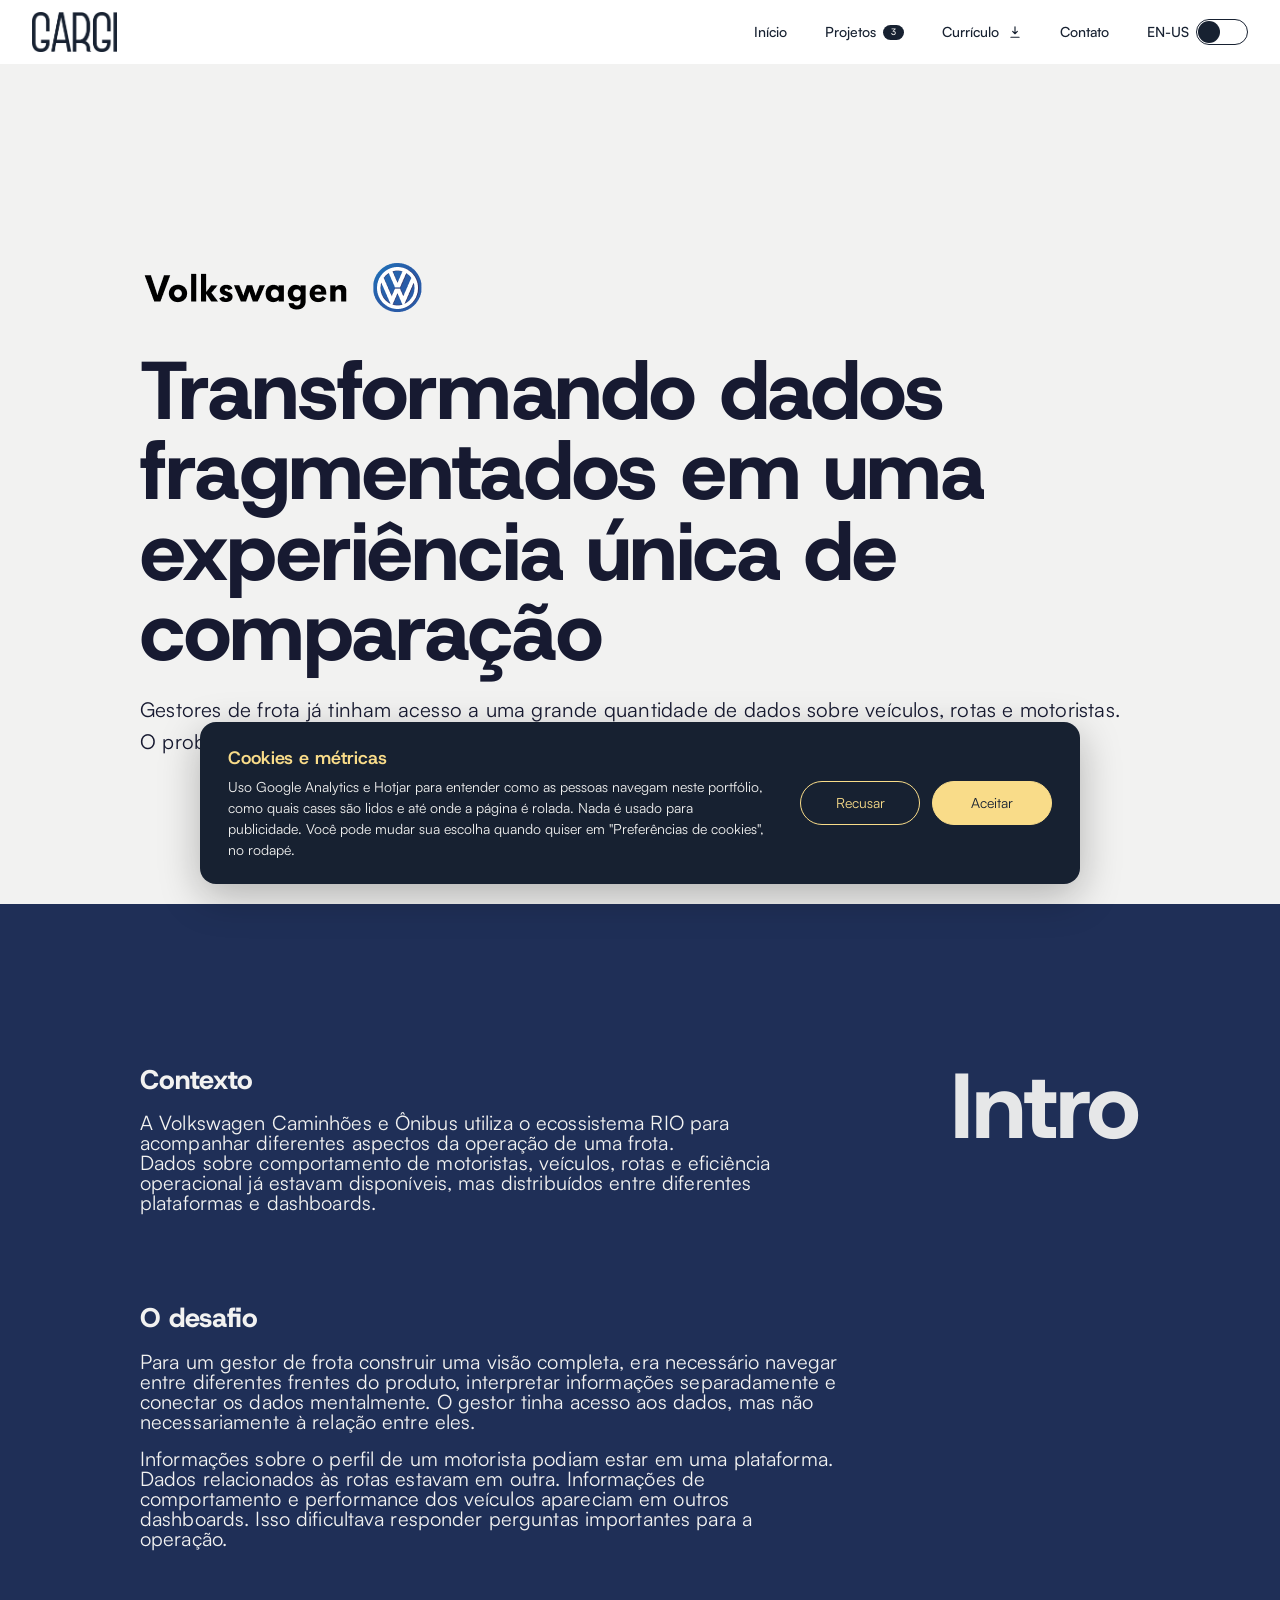
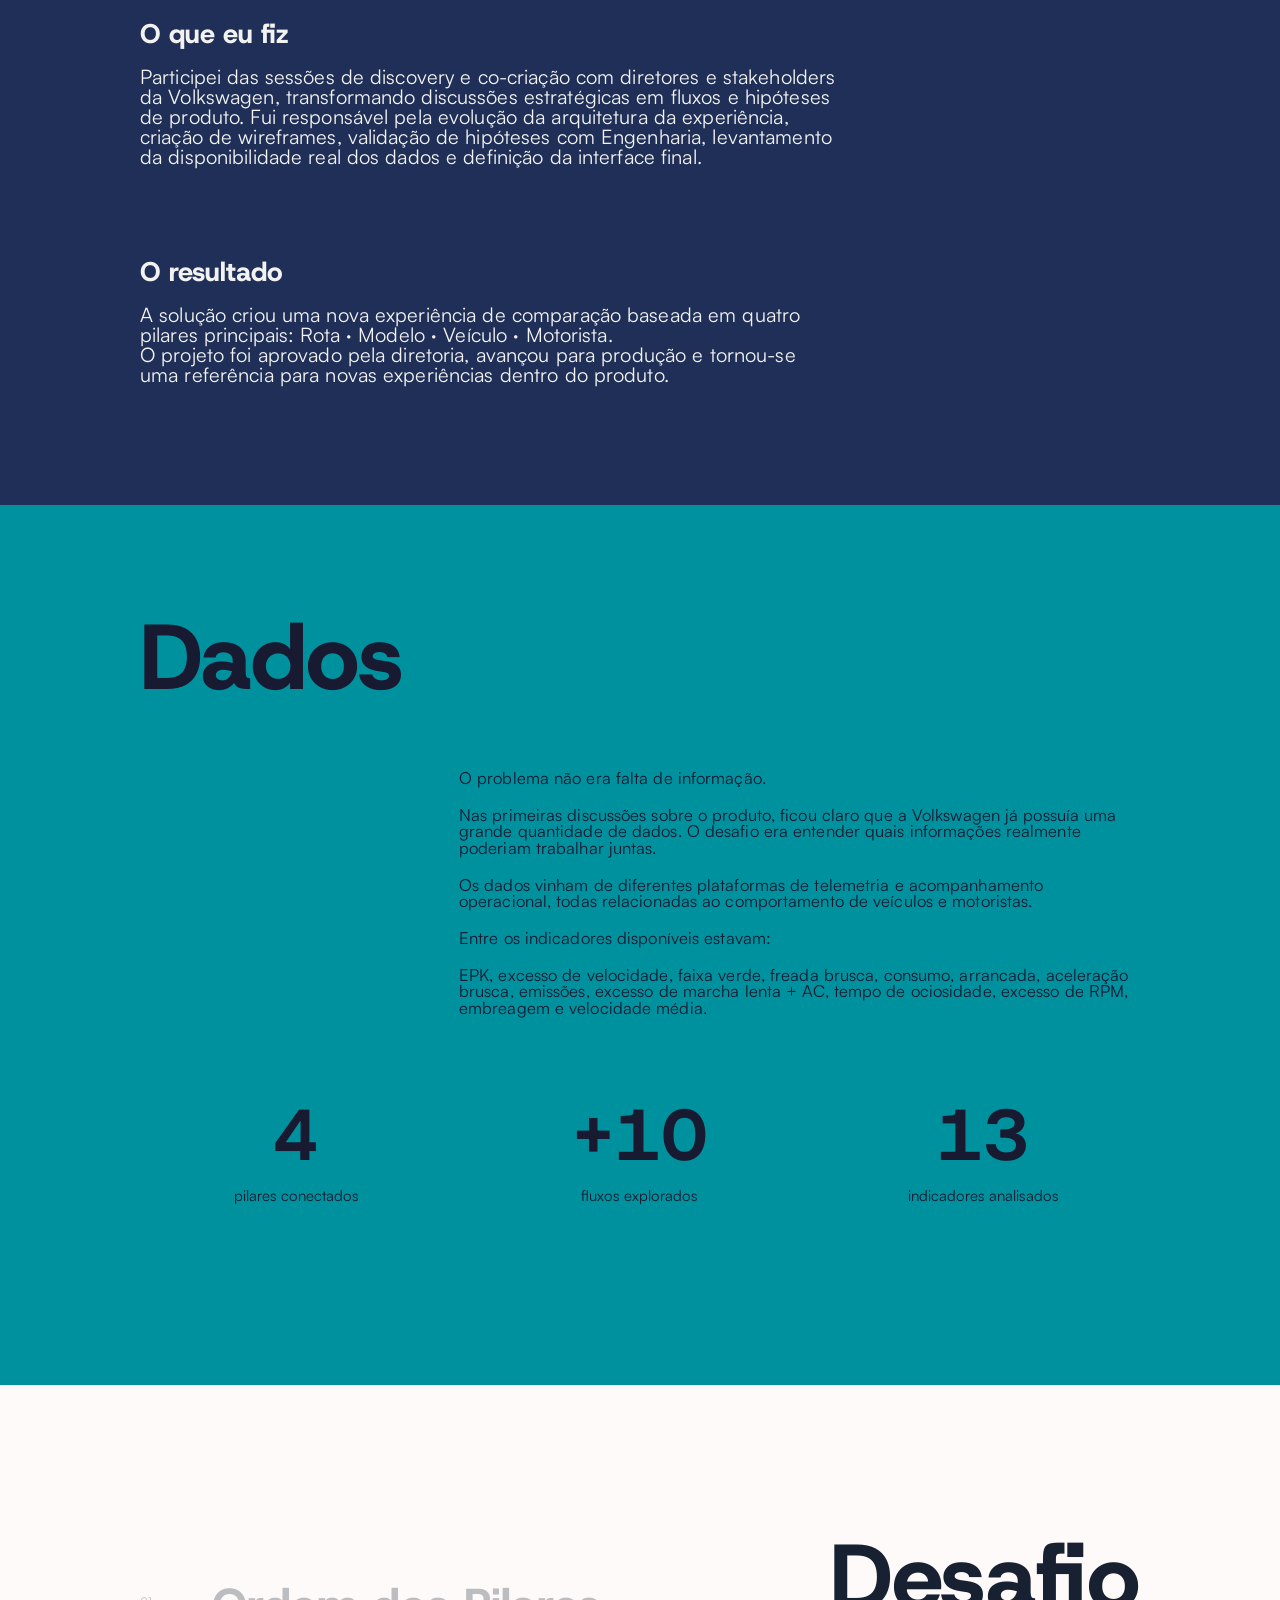
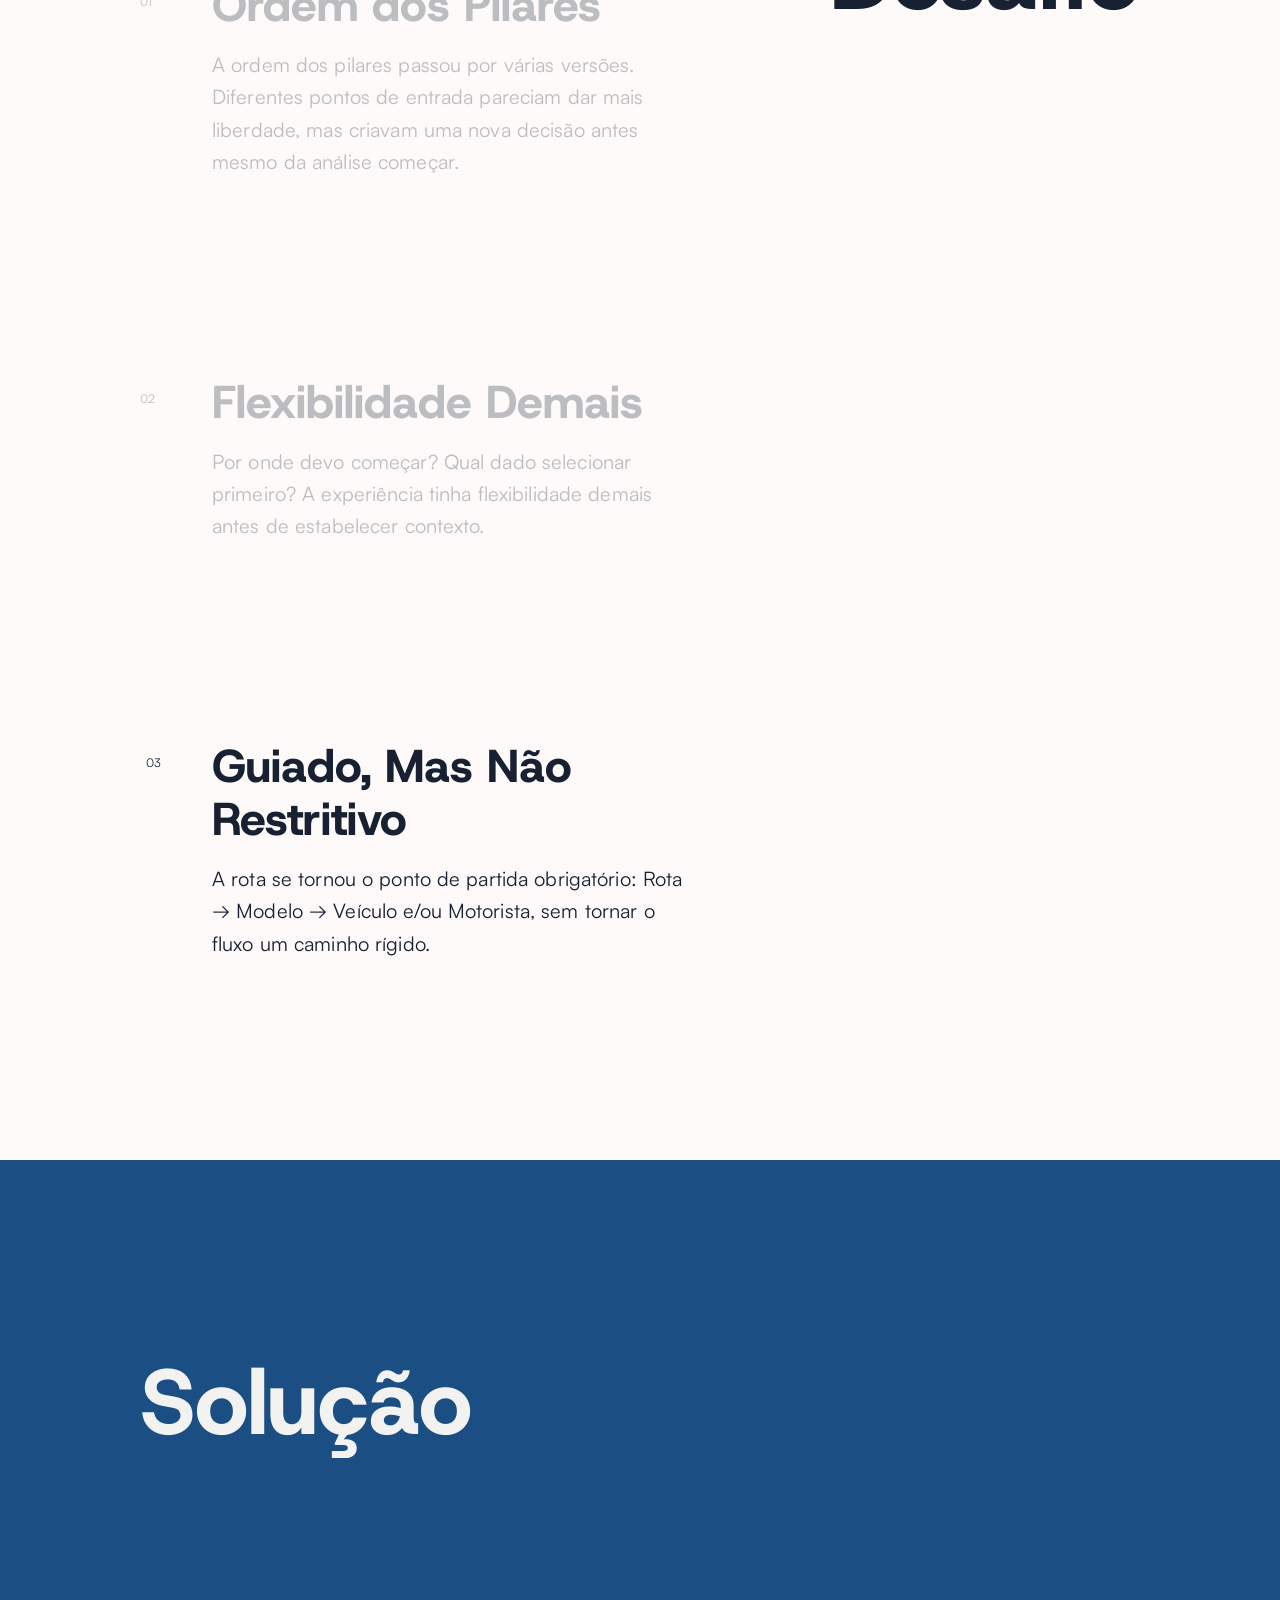
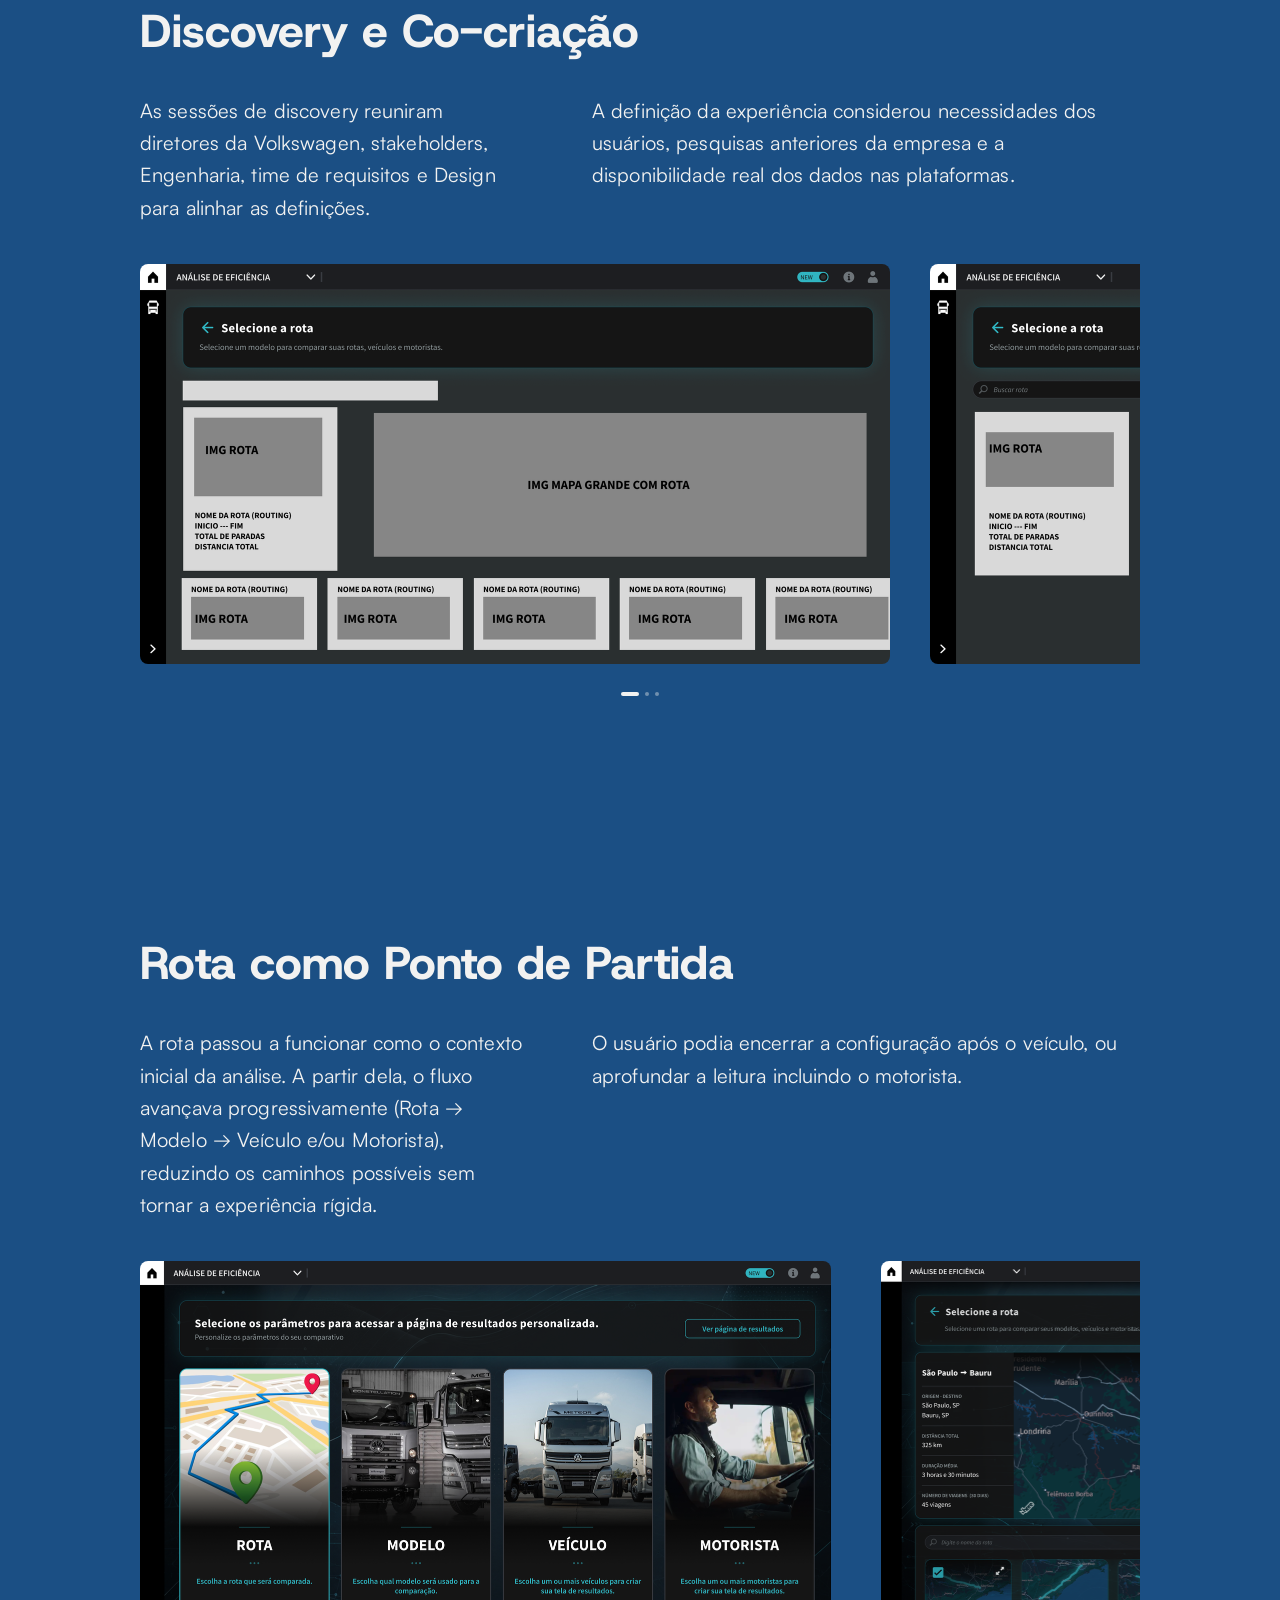
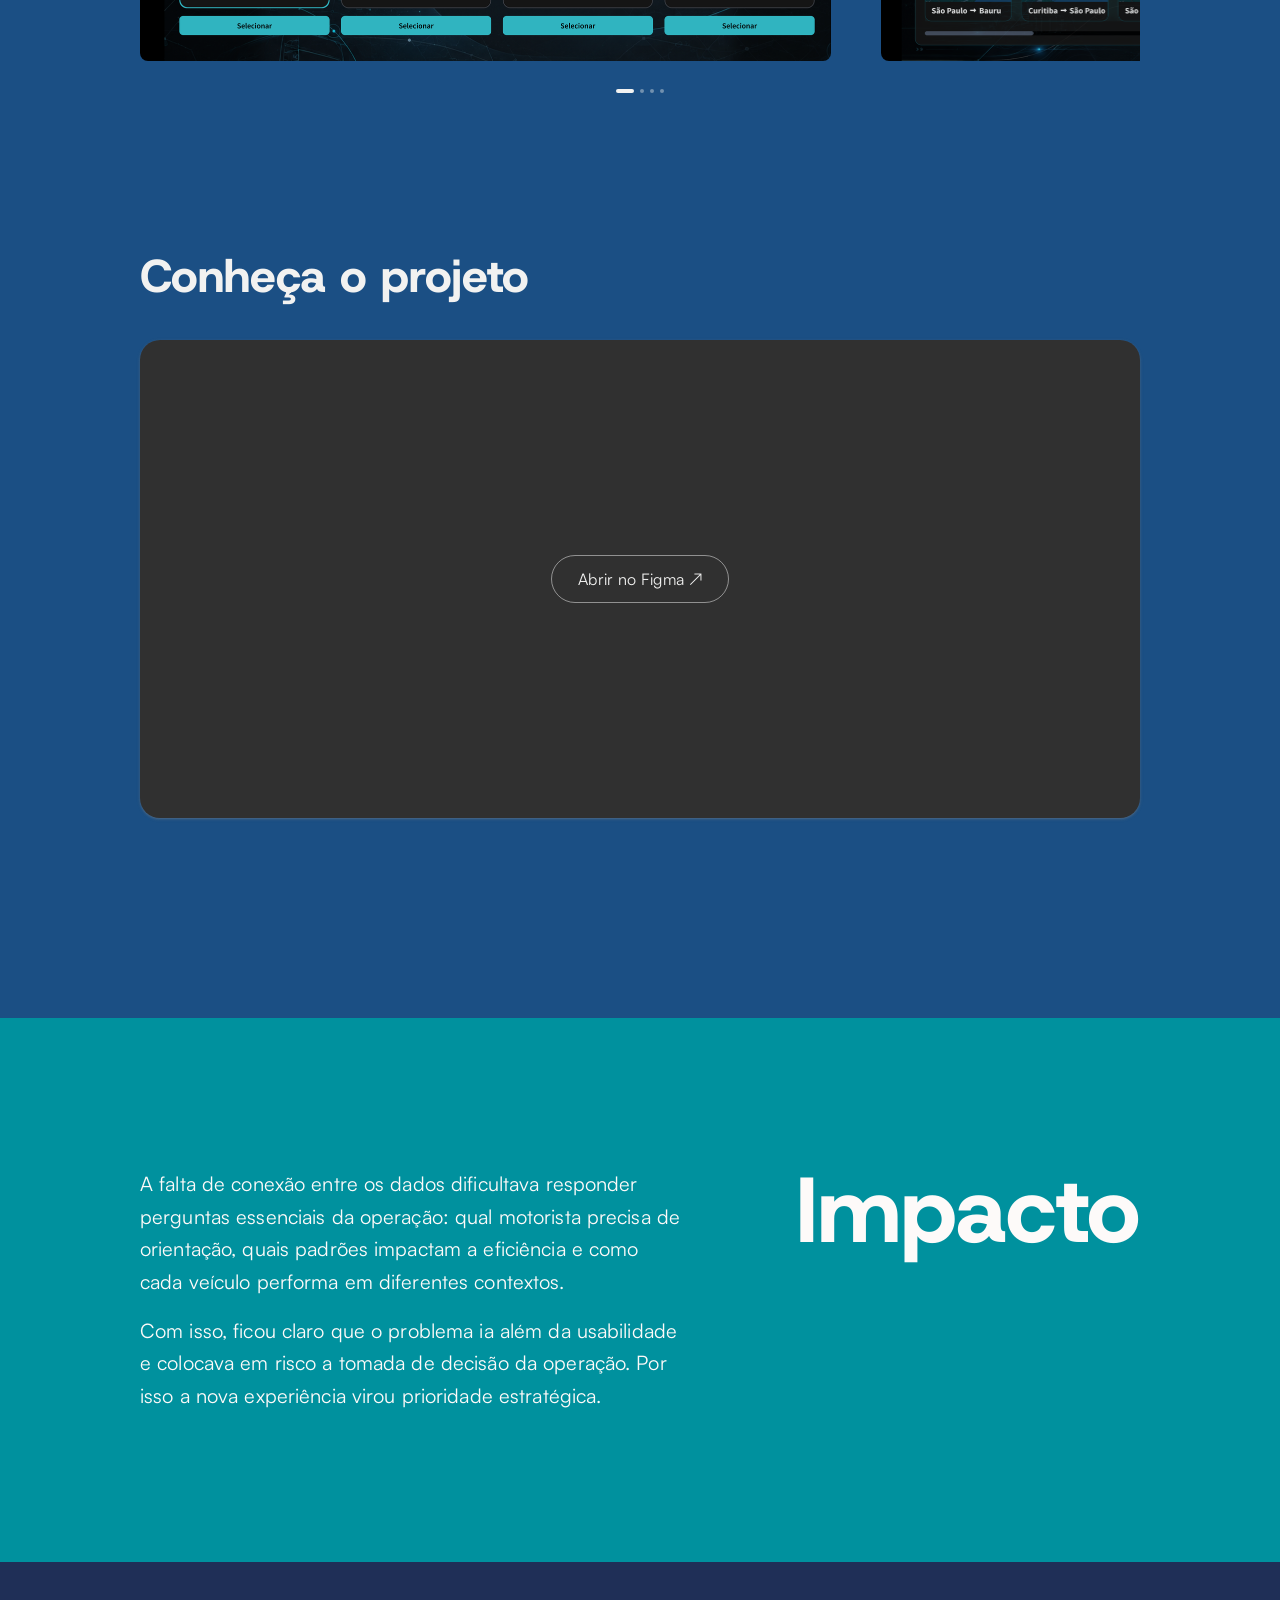
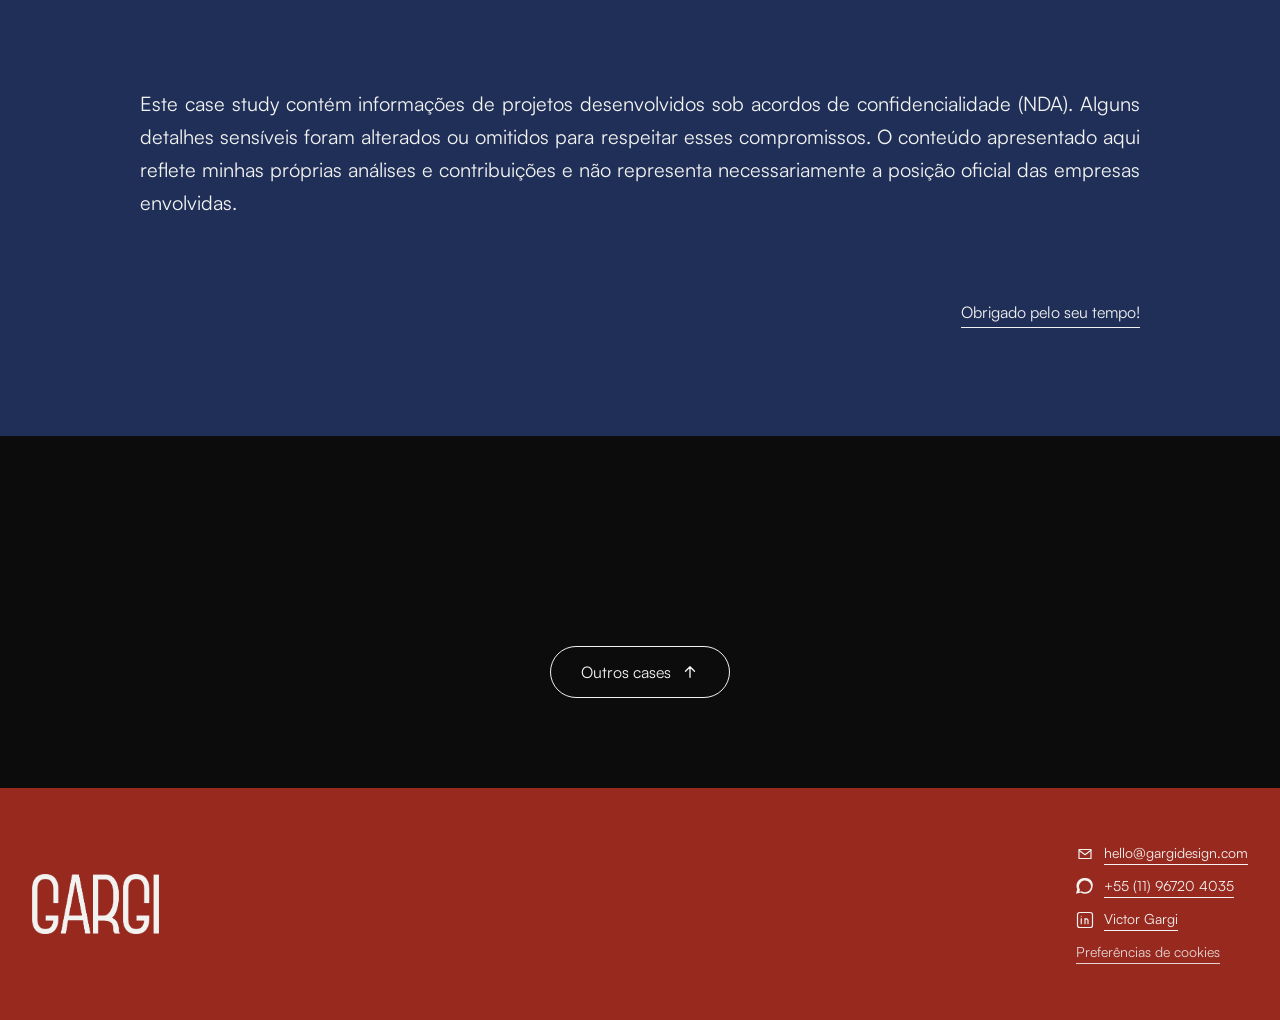
<file: case-volkswagen.html>
<!DOCTYPE html>
<html lang="pt-BR">
<head>
<meta charset="UTF-8">
<meta name="viewport" content="width=device-width, initial-scale=1.0">
<!-- Consentimento LGPD + Google Tag Manager (GA4 e Hotjar ficam no GTM) -->
<script src="js/consent.js?v=202609301200"></script>
<title>Volkswagen Caminhões e Ônibus | Gargi</title>
<meta name="description" content="Case study: como transformei dados fragmentados de frota em uma única experiência de comparação para a Volkswagen Caminhões e Ônibus.">
<!-- Prévia de link (WhatsApp, LinkedIn etc.). Sem isso usavam a 1ª imagem da página -->
<meta property="og:type" content="website">
<meta property="og:site_name" content="Gargi">
<meta property="og:locale" content="pt_BR">
<meta property="og:url" content="https://gargidesign.com/case-volkswagen.html">
<meta property="og:title" content="Volkswagen Caminhões e Ônibus | Gargi">
<meta property="og:description" content="Case study: como transformei dados fragmentados de frota em uma única experiência de comparação para a Volkswagen Caminhões e Ônibus.">
<meta property="og:image" content="https://gargidesign.com/assets/images/og-gargi-2x.png">
<meta property="og:image:width" content="2400">
<meta property="og:image:height" content="1260">
<meta property="og:image:alt" content="Gargi">
<meta name="twitter:card" content="summary_large_image">
<link rel="stylesheet" href="css/style.css?v=202610052000">
<link rel="stylesheet" href="css/case.css?v=202610161600">
<link rel="stylesheet" href="css/consent.css?v=202609300100">
</head>
<body>

<a href="#main" class="skip-link">Skip to main content</a>

<header class="site-header site-header--case">
  <div class="site-header__container">
    <a href="/" class="logo">
      <img src="assets/images/logo-header-ink.png" alt="Gargi" width="86" height="40">
    </a>

    <nav class="nav" aria-label="Navegação principal">
      <a href="/" class="nav__link">Início</a>

      <div class="nav__item nav__item--dropdown">
        <button class="nav__button" aria-expanded="false" aria-controls="projects-menu">
          Projetos <span class="nav__badge">3</span>
        </button>
        <div class="nav__dropdown" id="projects-menu">
          <ul>
            <li><a href="case-volkswagen.html" aria-current="page">Volkswagen</a></li>
            <li><a href="case-claro.html">Claro Pay</a></li>
            <li><a href="case-peterson.html">Peterson Solutions</a></li>
          </ul>
        </div>
      </div>

      <div class="nav__item">
        <a href="/#curriculo" class="nav__link">Currículo</a>
        <a href="assets/cv-victor-gargi.pdf" class="nav__icon-link" aria-label="Baixar currículo em PDF" download>
          <svg class="icon icon--download" viewBox="0 0 24 24" fill="none" aria-hidden="true"><path d="M12 3v12m0 0l-4-4m4 4l4-4M5 21h14" stroke="currentColor" stroke-width="2" stroke-linecap="round" stroke-linejoin="round"/></svg>
        </a>
      </div>

      <a href="/#footer" class="nav__link">Contato</a>

      <button class="lang-toggle" id="langToggle" type="button" aria-pressed="false" aria-label="Mudar idioma para inglês">
        <span class="lang-toggle__label">EN-US</span>
        <span class="lang-toggle__track"><span class="lang-toggle__thumb"></span></span>
      </button>
    </nav>
  </div>
</header>

<main id="main">

  <section class="case-hero case-section--vw-light cs-hero">
    <div class="case-section__inner">
      <img class="case-hero__logo" src="assets/images/logo-volkswagen-hero.png" alt="Volkswagen" width="317" height="80">
      <h1 class="case-hero__title">Transformando dados fragmentados em uma experiência única de comparação</h1>
      <p class="case-hero__subtitle">Gestores de frota já tinham acesso a uma grande quantidade de dados sobre veículos, rotas e motoristas. O problema era que essas informações estavam espalhadas por diferentes plataformas.</p>
    </div>
  </section>

  <section class="case-section case-section--vw-midnight cs-intro">
    <div class="case-section__inner case-intro">
      <div class="case-blocks">
        <div class="case-block case-block--spaced">
          <h2 class="case-block__heading">Contexto</h2>
          <p>A Volkswagen Caminhões e Ônibus utiliza o ecossistema RIO para acompanhar diferentes aspectos da operação de uma frota.</p>
          <p class="cs-tight">Dados sobre comportamento de motoristas, veículos, rotas e eficiência operacional já estavam disponíveis, mas distribuídos entre diferentes plataformas e dashboards.</p>
        </div>
        <div class="case-block">
          <h2 class="case-block__heading">O desafio</h2>
          <p>Para um gestor de frota construir uma visão completa, era necessário navegar entre diferentes frentes do produto, interpretar informações separadamente e conectar os dados mentalmente. O gestor tinha acesso aos dados, mas não necessariamente à relação entre eles.</p>
          <p>Informações sobre o perfil de um motorista podiam estar em uma plataforma. Dados relacionados às rotas estavam em outra. Informações de comportamento e performance dos veículos apareciam em outros dashboards. Isso dificultava responder perguntas importantes para a operação.</p>
        </div>
        <div class="case-block case-block--spaced">
          <h2 class="case-block__heading">O que eu fiz</h2>
          <p>Participei das sessões de discovery e co-criação com diretores e stakeholders da Volkswagen, transformando discussões estratégicas em fluxos e hipóteses de produto. Fui responsável pela evolução da arquitetura da experiência, criação de wireframes, validação de hipóteses com Engenharia, levantamento da disponibilidade real dos dados e definição da interface final.</p>
        </div>
        <div class="case-block">
          <h2 class="case-block__heading">O resultado</h2>
          <p>A solução criou uma nova experiência de comparação baseada em quatro pilares principais: Rota · Modelo · Veículo · Motorista.</p>
          <p class="cs-tight">O projeto foi aprovado pela diretoria, avançou para produção e tornou-se uma referência para novas experiências dentro do produto.</p>
        </div>
      </div>
      <h2 class="case-kicker case-kicker--sticky case-kicker--sticky-mobile">Intro</h2>
    </div>
  </section>

  <section class="case-section case-section--vw-teal cs-dados">
    <div class="case-section__inner">
      <div class="case-split">
        <h2 class="case-kicker case-kicker--sticky">Dados</h2>
        <div class="case-split__text">
          <p>O problema não era falta de informação.</p>
          <p>Nas primeiras discussões sobre o produto, ficou claro que a Volkswagen já possuía uma grande quantidade de dados. O desafio era entender quais informações realmente poderiam trabalhar juntas.</p>
          <p>Os dados vinham de diferentes plataformas de telemetria e acompanhamento operacional, todas relacionadas ao comportamento de veículos e motoristas.</p>
          <p>Entre os indicadores disponíveis estavam:</p>
          <p>EPK, excesso de velocidade, faixa verde, freada brusca, consumo, arrancada, aceleração brusca, emissões, excesso de marcha lenta + AC, tempo de ociosidade, excesso de RPM, embreagem e velocidade média.</p>
          <p>Mas disponibilidade de dados não significa facilidade de análise.</p>
        </div>
      </div>
      <div class="case-stats-row">
        <div class="case-stat">
          <span class="case-stat__number">4</span>
          <p class="case-stat__label">pilares conectados</p>
        </div>
        <div class="case-stat">
          <span class="case-stat__number">+10</span>
          <p class="case-stat__label">fluxos explorados</p>
        </div>
        <div class="case-stat">
          <span class="case-stat__number">13</span>
          <p class="case-stat__label">indicadores analisados</p>
        </div>
      </div>
    </div>
  </section>

  <section class="case-section case-section--vw-ivory cs-desafio">
    <div class="case-section__inner case-split case-split--reverse">
      <h2 class="case-kicker case-kicker--sticky">Desafio</h2>
      <ol class="case-numbered-list">
        <li>
          <span class="case-numbered-list__index">01</span>
          <div>
            <h3 class="case-numbered-list__heading">Ordem dos Pilares</h3>
            <p>A ordem dos pilares passou por várias versões. Diferentes pontos de entrada pareciam dar mais liberdade, mas criavam uma nova decisão antes mesmo da análise começar.</p>
          </div>
        </li>
        <li>
          <span class="case-numbered-list__index">02</span>
          <div>
            <h3 class="case-numbered-list__heading">Flexibilidade Demais</h3>
            <p>Por onde devo começar? Qual dado selecionar primeiro? A experiência tinha flexibilidade demais antes de estabelecer contexto.</p>
          </div>
        </li>
        <li>
          <span class="case-numbered-list__index">03</span>
          <div>
            <h3 class="case-numbered-list__heading">Guiado, Mas Não Restritivo</h3>
            <p>A rota se tornou o ponto de partida obrigatório: Rota → Modelo → Veículo e/ou Motorista, sem tornar o fluxo um caminho rígido.</p>
          </div>
        </li>
      </ol>
    </div>
  </section>

  <section class="case-section case-section--vw-ocean cs-solucao">
    <div class="case-section__inner">
      <h2 class="case-kicker">Solução</h2>

      <div class="case-pillars">
        <div class="case-pillar">
          <h3 class="case-pillar__heading">Discovery e Co-criação</h3>
          <div class="case-pillar__text">
            <p>As sessões de discovery reuniram diretores da Volkswagen, stakeholders, Engenharia, time de requisitos e Design para alinhar as definições.</p>
            <p>A definição da experiência considerou necessidades dos usuários, pesquisas anteriores da empresa e a disponibilidade real dos dados nas plataformas.</p>
          </div>
          <div class="case-carousel" tabindex="0" role="region" aria-label="Wireframes do fluxo de seleção">
            <img src="assets/images/case-volkswagen/wireframe-rota-2.png" alt="Wireframe: seleção da rota com mapa em destaque" width="750" height="400" loading="lazy">
            <img src="assets/images/case-volkswagen/wireframe-rota-1.png" alt="Wireframe: seleção da rota em grade" width="750" height="400" loading="lazy">
            <img src="assets/images/case-volkswagen/wireframe-motorista.png" alt="Wireframe: seleção do motorista" width="750" height="400" loading="lazy">
          </div>
        </div>
        <div class="case-pillar">
          <h3 class="case-pillar__heading">Rota como Ponto de Partida</h3>
          <div class="case-pillar__text">
            <p>A rota passou a funcionar como o contexto inicial da análise. A partir dela, o fluxo avançava progressivamente (Rota → Modelo → Veículo e/ou Motorista), reduzindo os caminhos possíveis sem tornar a experiência rígida.</p>
            <p>O usuário podia encerrar a configuração após o veículo, ou aprofundar a leitura incluindo o motorista.</p>
          </div>
          <div class="case-carousel case-carousel--gap-50" tabindex="0" role="region" aria-label="Telas finais do comparativo">
            <img src="assets/images/case-volkswagen/1.png" alt="Tela de seleção de parâmetros do comparativo: Rota, Modelo, Veículo, Motorista" width="691" height="400" loading="lazy">
            <img src="assets/images/case-volkswagen/2.png" alt="Tela de seleção da rota com mapa" width="596" height="400" loading="lazy">
            <img src="assets/images/case-volkswagen/5.png" alt="Tela de seleção de motoristas" width="609" height="398" loading="lazy">
            <img src="assets/images/case-volkswagen/4.png" alt="Tela de seleção de veículos" width="609" height="398" loading="lazy">
            <img src="assets/images/case-volkswagen/3.png" alt="Tela de seleção do modelo de veículo" width="601" height="400" loading="lazy">
          </div>
        </div>
      </div>

      <div class="cs-project">
        <h3 class="case-pillar__heading">Conheça o projeto</h3>
        <a class="case-project-card" href="https://www.figma.com/design/tdOUUhpUYY277KtGsSUZxg/VWCO-_-Comparativos?m=auto&amp;t=867hpPi9ekcYMgg3-1" target="_blank" rel="noopener noreferrer" aria-label="Abrir o projeto no Figma (abre em uma nova aba)">
          <span class="case-project-card__label">Abrir no Figma <span class="case-project-card__arrow" aria-hidden="true">↗</span></span>
        </a>
      </div>
    </div>
  </section>

  <section class="case-section case-section--vw-teal-inv cs-impacto">
    <div class="case-section__inner case-split">
      <div class="case-split__text">
        <p>A falta de conexão entre os dados dificultava responder perguntas essenciais da operação: qual motorista precisa de orientação, quais padrões impactam a eficiência e como cada veículo performa em diferentes contextos.</p>
        <p>Com isso, ficou claro que o problema ia além da usabilidade e colocava em risco a tomada de decisão da operação. Por isso a nova experiência virou prioridade estratégica.</p>
      </div>
      <h2 class="case-kicker">Impacto</h2>
    </div>
  </section>

  <section class="case-section case-section--vw-midnight case-disclosure cs-disclosure">
    <div class="case-section__inner">
      <p>Este case study contém informações de projetos desenvolvidos sob acordos de confidencialidade (NDA). Alguns detalhes sensíveis foram alterados ou omitidos para respeitar esses compromissos. O conteúdo apresentado aqui reflete minhas próprias análises e contribuições e não representa necessariamente a posição oficial das empresas envolvidas.</p>
      <p class="case-thanks">Obrigado pelo seu tempo!</p>
    </div>
  </section>

  <section class="case-section case-section--black case-others">
    <div class="case-section__inner">
      <nav class="case-next" aria-label="Outros cases">
        <ul class="case-next__list" id="case-next-list">
        <li><a class="case-next__item" href="case-claro.html"><img src="assets/images/icon-claro.png" alt="" width="120" height="122" loading="lazy"><span>Claro Pay</span></a></li>
        <li><a class="case-next__item" href="case-peterson.html"><img src="assets/images/icon-peterson.png" alt="" width="120" height="122" loading="lazy"><span>Peterson Solutions</span></a></li>
        </ul>
        <button class="case-next__trigger" type="button" aria-expanded="false" aria-controls="case-next-list">Outros cases <svg class="case-next__arrow" viewBox="0 0 24 24" fill="none" aria-hidden="true"><path d="M12 19V5m0 0l-6 6m6-6l6 6" stroke="currentColor" stroke-width="1.8" stroke-linecap="round" stroke-linejoin="round"/></svg></button>
      </nav>
    </div>
  </section>

</main>

<footer class="site-footer" id="footer">
  <div class="site-footer__container">
    <a href="/" class="logo logo--footer">
      <img src="assets/images/logo-footer.png" alt="Gargi" width="127" height="60" onerror="this.style.opacity=0">
    </a>

    <div class="footer-contact">
      <button class="footer-contact__item" id="copyEmail" type="button">
        <svg class="icon" viewBox="0 0 24 24" fill="none" aria-hidden="true"><path d="M4 6h16v12H4z" stroke="currentColor" stroke-width="1.6" stroke-linejoin="round"/><path d="M4 7l8 6 8-6" stroke="currentColor" stroke-width="1.6" stroke-linejoin="round"/></svg>
        <span><!--email_off-->hello@gargidesign.com<!--/email_off--></span>
      </button>
      <a class="footer-contact__item" href="https://wa.me/5511967204035" target="_blank" rel="noopener">
        <svg class="icon" viewBox="0 0 24 24" fill="none" aria-hidden="true"><path d="M20.5 3.5A10.4 10.4 0 0012 0 10.5 10.5 0 001.6 14.8L0 21l6.4-1.6A10.5 10.5 0 0012 21a10.4 10.4 0 008.5-4.4A10.4 10.4 0 0022 12a10.4 10.4 0 00-1.5-8.5zM12 19a8 8 0 01-4.1-1.1l-.3-.2-3.1.8.8-3-.2-.3A8 8 0 1120 12a8 8 0 01-8 7z" fill="currentColor"/></svg>
        <span>+55 (11) 96720 4035</span>
      </a>
      <a class="footer-contact__item" href="https://www.linkedin.com/in/victor-gargi/" target="_blank" rel="noopener">
        <svg class="icon" viewBox="0 0 24 24" fill="none" aria-hidden="true"><rect x="2" y="2" width="20" height="20" rx="3" stroke="currentColor" stroke-width="1.6"/><path d="M7 10v7M7 7v.01M12 17v-4.5a2 2 0 014 0V17M12 10v7" stroke="currentColor" stroke-width="1.6" stroke-linecap="round"/></svg>
        <span>Victor Gargi</span>
      </a>
    </div>
  </div>
</footer>

<script src="js/case-motion.js?v=202610161200"></script>
<script src="js/main.js?v=202609292010"></script>
</body>
</html>
</file>
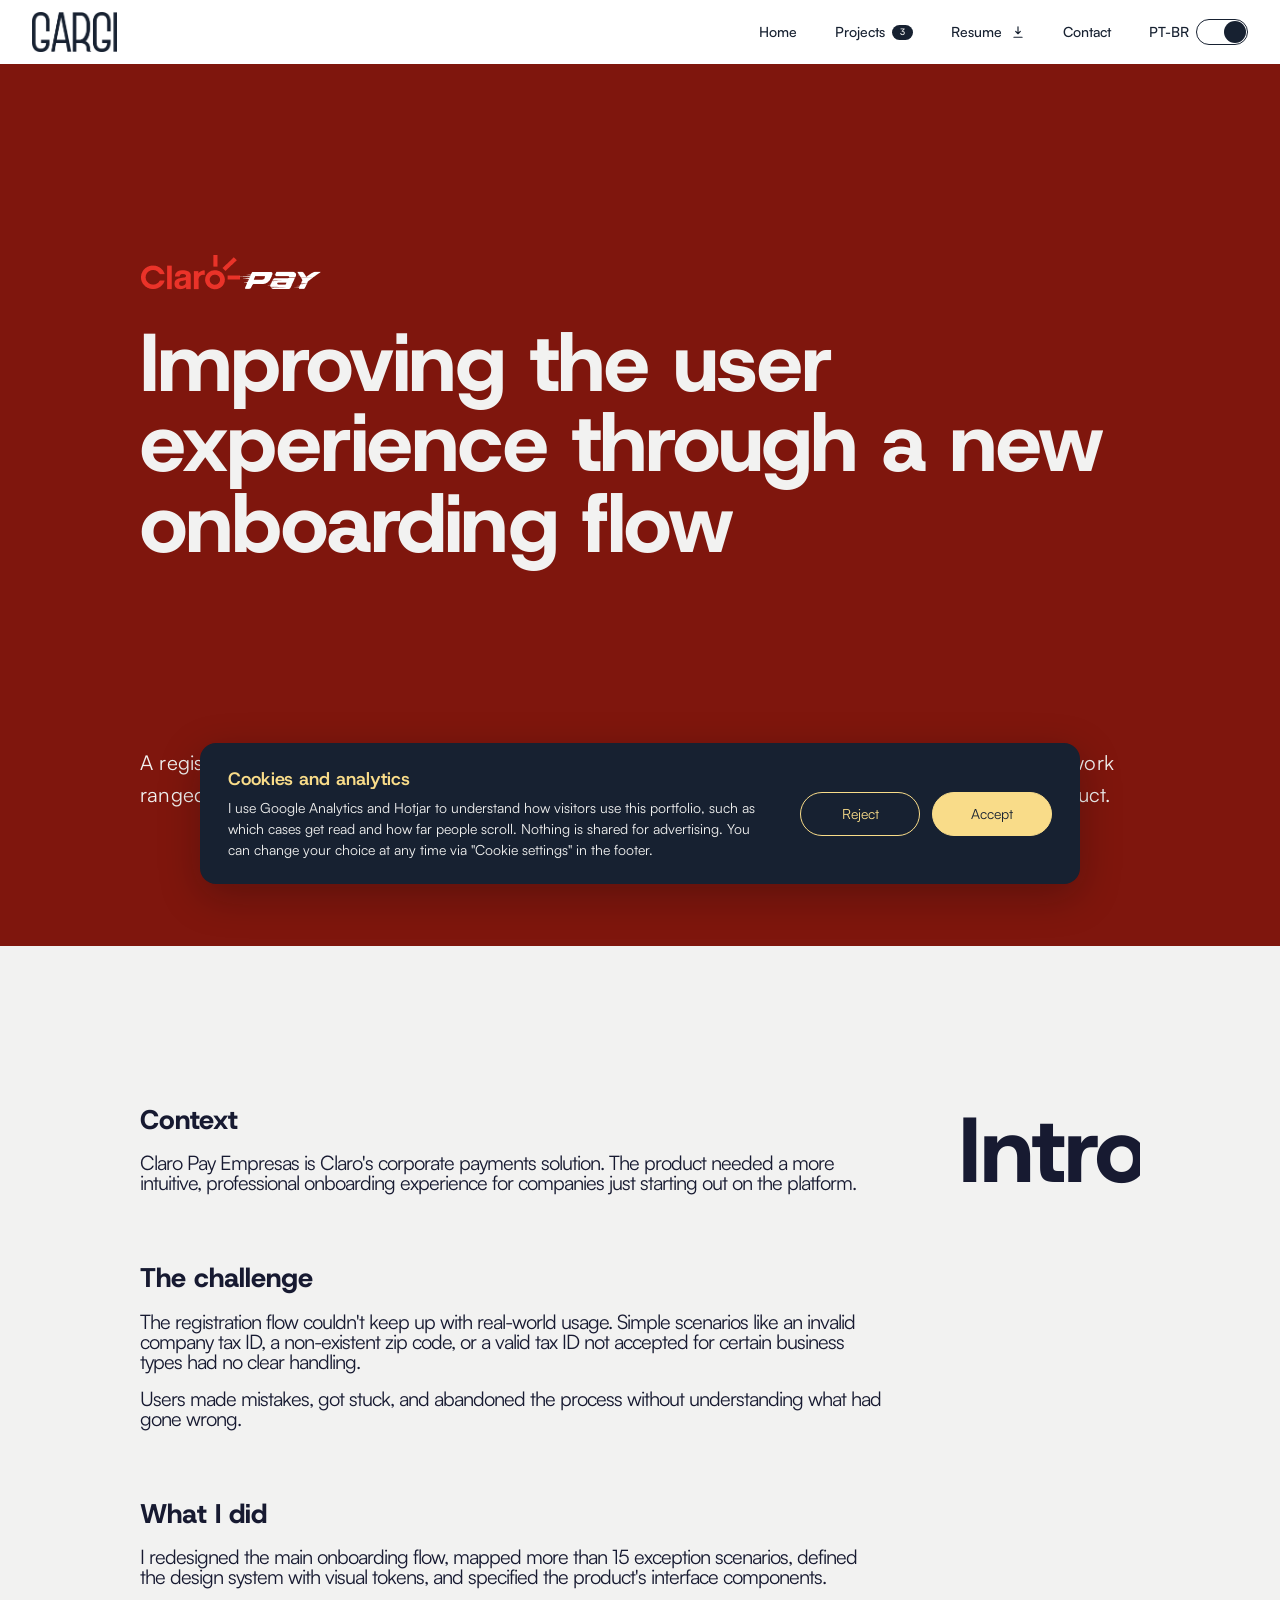
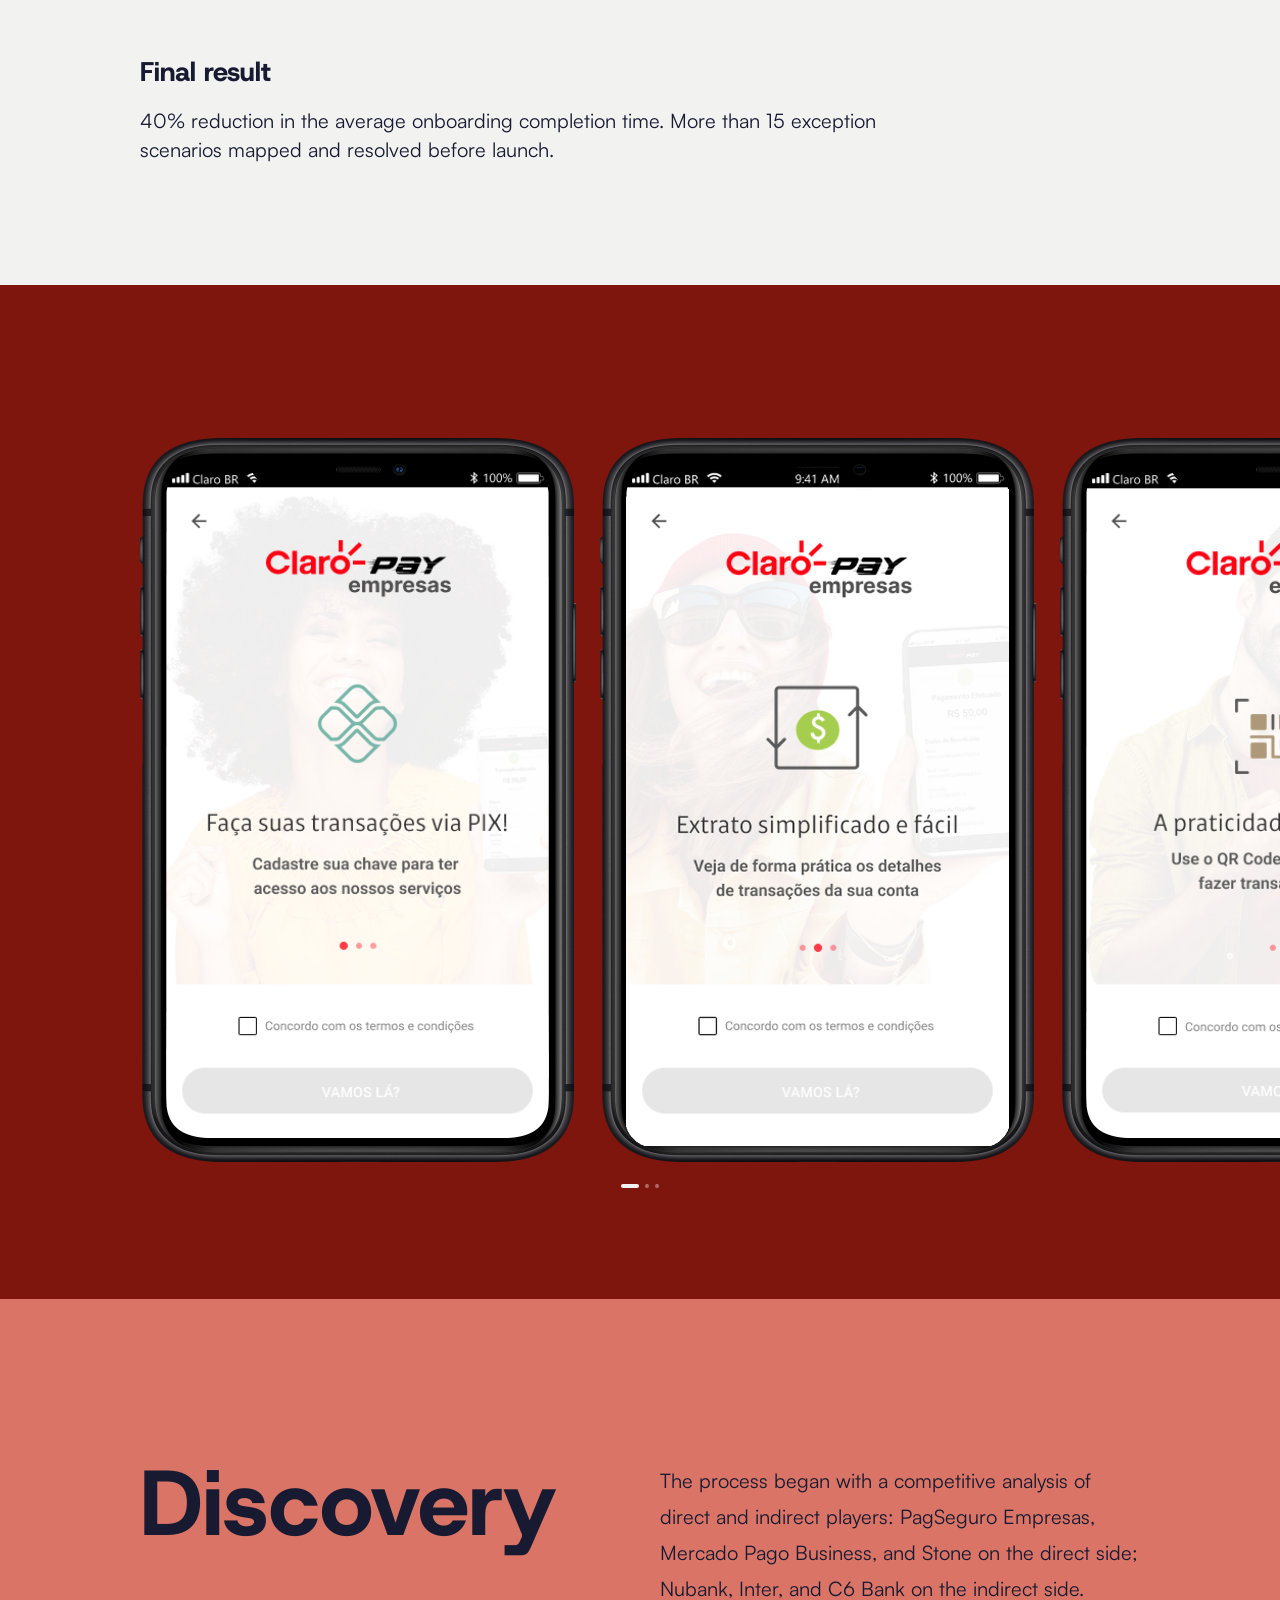
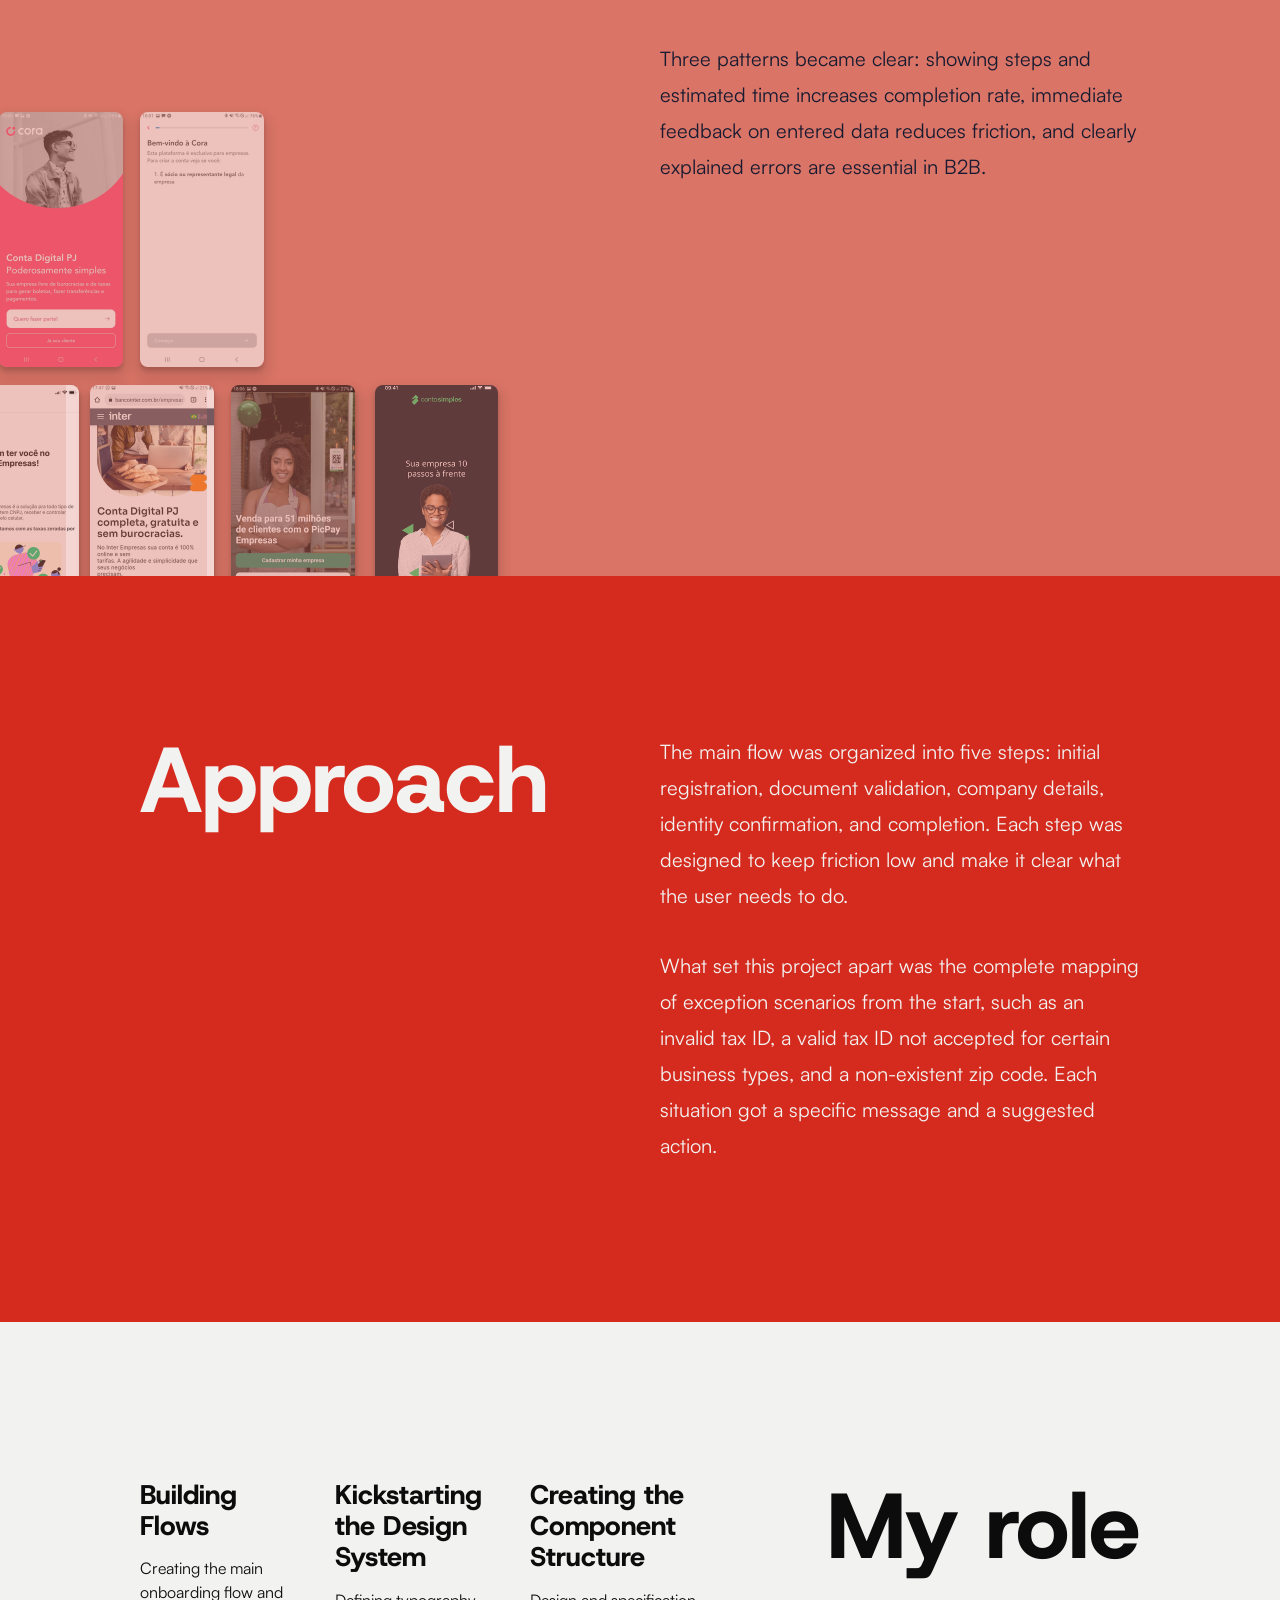
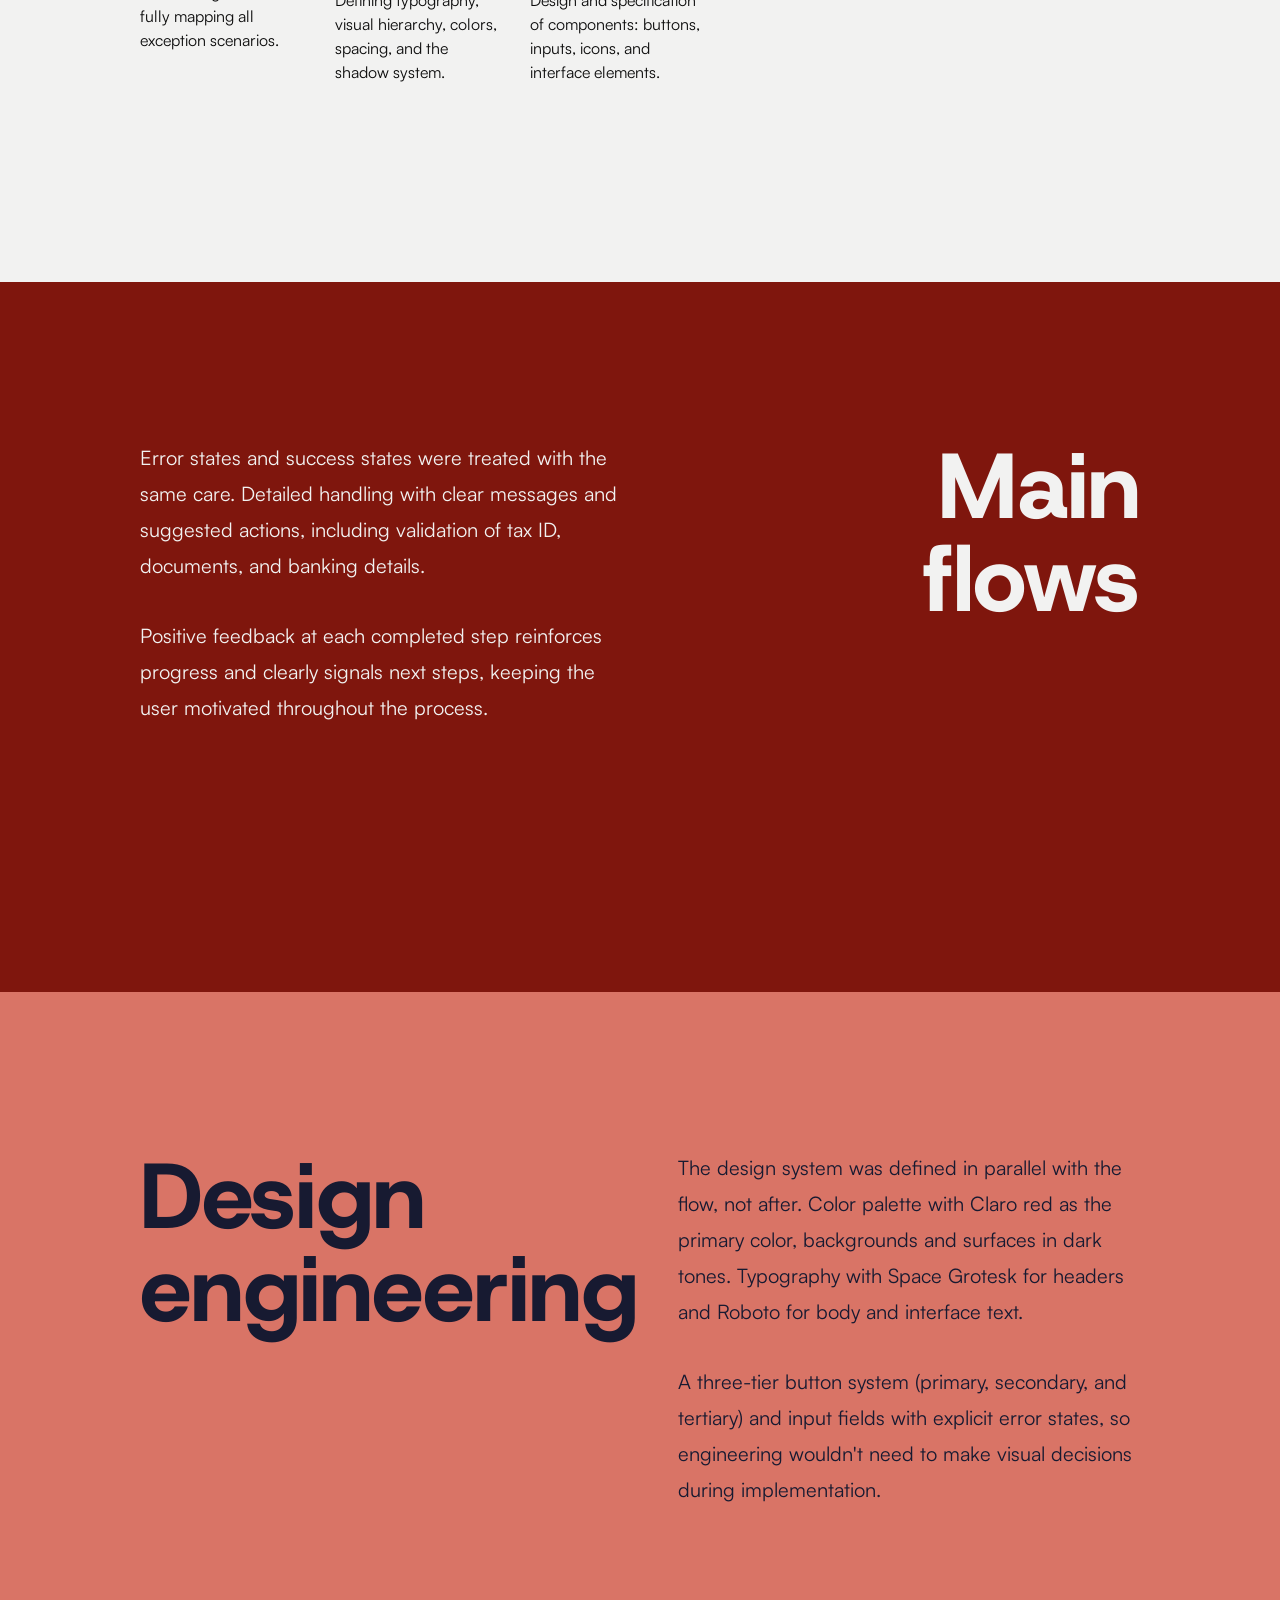
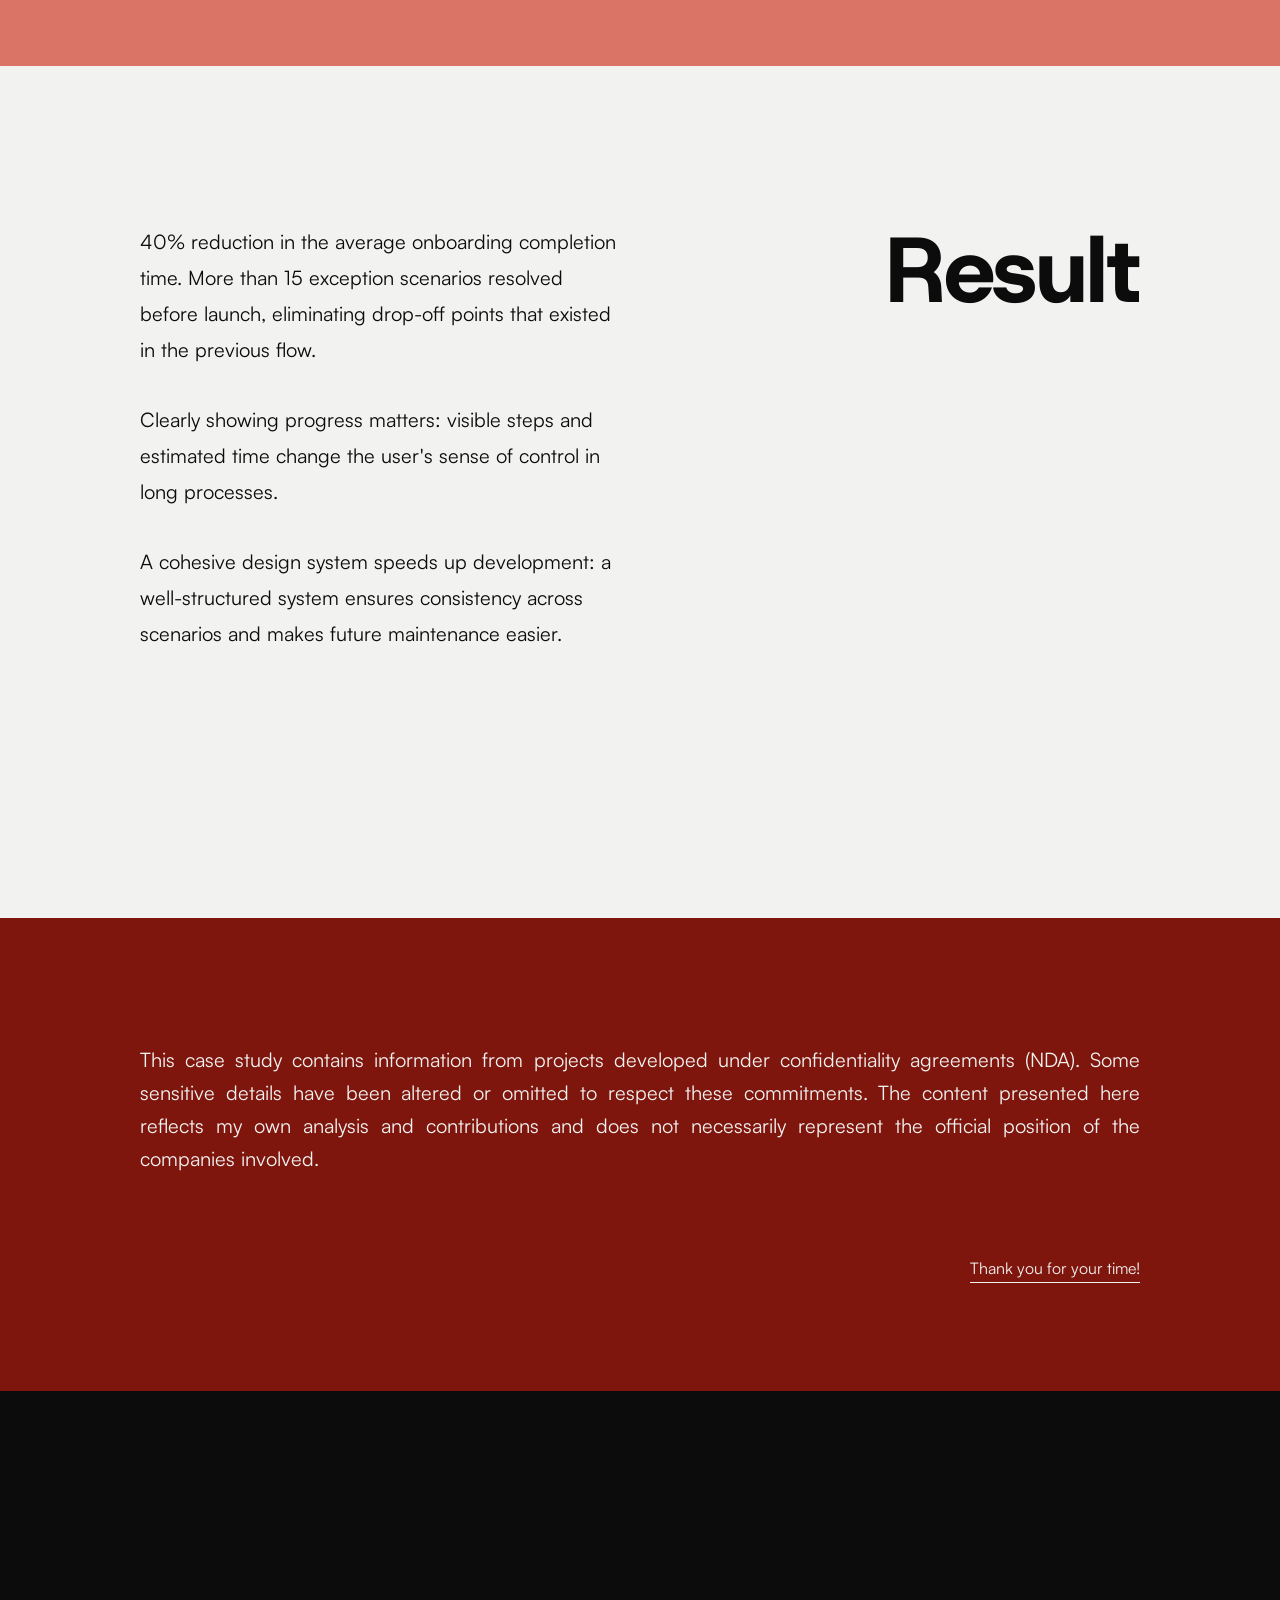
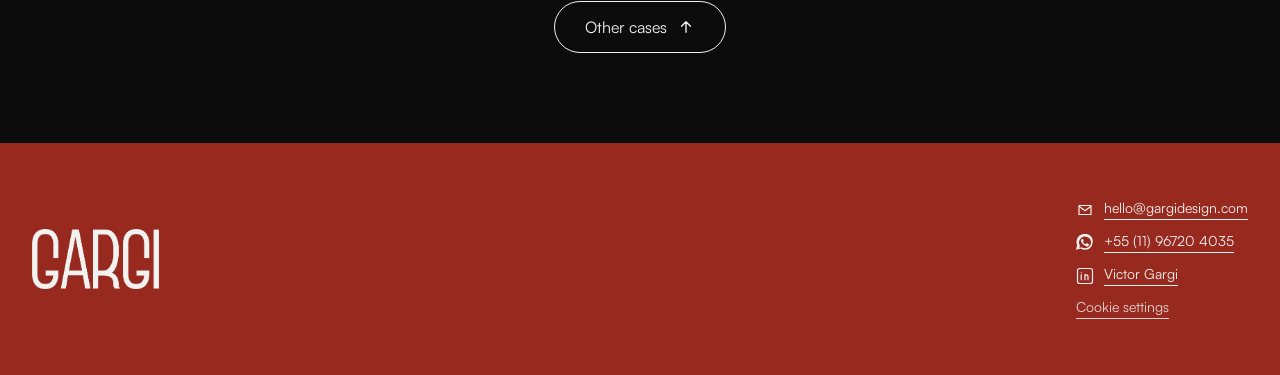
<file: en/case-claro.html>
<!DOCTYPE html>
<html lang="en">
<head>
<meta charset="UTF-8">
<meta name="viewport" content="width=device-width, initial-scale=1.0">
<!-- Consentimento LGPD + Google Tag Manager (GA4 e Hotjar ficam no GTM) -->
<script src="../js/consent.js?v=202609301200"></script>
<title>Claro Pay Empresas | Gargi</title>
<meta name="description" content="Case study: how I improved the onboarding experience for Claro Pay Empresas.">
<!-- Prévia de link (WhatsApp, LinkedIn etc.). Sem isso usavam a 1ª imagem da página -->
<meta property="og:type" content="website">
<meta property="og:site_name" content="Gargi">
<meta property="og:locale" content="en_US">
<meta property="og:url" content="https://gargidesign.com/en/case-claro.html">
<meta property="og:title" content="Claro Pay Empresas | Gargi">
<meta property="og:description" content="Case study: how I improved the onboarding experience for Claro Pay Empresas.">
<meta property="og:image" content="https://gargidesign.com/assets/images/og-gargi-2x.png">
<meta property="og:image:width" content="2400">
<meta property="og:image:height" content="1260">
<meta property="og:image:alt" content="Gargi">
<meta name="twitter:card" content="summary_large_image">
<link rel="stylesheet" href="../css/style.css?v=202610052000">
<link rel="stylesheet" href="../css/case.css?v=202610161600">
<link rel="stylesheet" href="../css/consent.css?v=202609300100">
</head>
<body>

<a href="#main" class="skip-link">Skip to main content</a>

<header class="site-header site-header--case">
  <div class="site-header__container">
    <a href="/en/" class="logo">
      <img src="../assets/images/logo-header-ink.png" alt="Gargi" width="86" height="40">
    </a>

    <nav class="nav" aria-label="Main navigation">
      <a href="/en/" class="nav__link">Home</a>

      <div class="nav__item nav__item--dropdown">
        <button class="nav__button" aria-expanded="false" aria-controls="projects-menu">
          Projects <span class="nav__badge">3</span>
        </button>
        <div class="nav__dropdown" id="projects-menu">
          <ul>
            <li><a href="case-volkswagen.html">Volkswagen</a></li>
            <li><a href="case-claro.html" aria-current="page">Claro Pay</a></li>
            <li><a href="case-peterson.html">Peterson Solutions</a></li>
          </ul>
        </div>
      </div>

      <div class="nav__item">
        <a href="/en/#curriculo" class="nav__link">Resume</a>
        <a href="../assets/cv-victor-gargi-en.pdf" class="nav__icon-link" aria-label="Download résumé PDF" download>
          <svg class="icon icon--download" viewBox="0 0 24 24" fill="none" aria-hidden="true"><path d="M12 3v12m0 0l-4-4m4 4l4-4M5 21h14" stroke="currentColor" stroke-width="2" stroke-linecap="round" stroke-linejoin="round"/></svg>
        </a>
      </div>

      <a href="/en/#footer" class="nav__link">Contact</a>

      <button class="lang-toggle" id="langToggle" type="button" aria-pressed="true" aria-label="Switch language to Portuguese">
        <span class="lang-toggle__label">PT-BR</span>
        <span class="lang-toggle__track"><span class="lang-toggle__thumb"></span></span>
      </button>
    </nav>
  </div>
</header>

<main id="main">

  <section class="case-hero case-section--red-deep cs-hero cl-hero">
    <div class="case-section__inner">
      <img class="case-hero__logo" src="../assets/images/logo-claropay-hero.png" alt="Claro Pay Empresas" width="180" height="35">
      <h1 class="case-hero__title">Improving the user experience through a new onboarding flow</h1>
      <p class="case-hero__subtitle">A registration flow that needed to be reliable for companies just getting started on the platform. The work ranged from mapping exception scenarios to creating the design system that would support the product.</p>
    </div>
  </section>

  <section class="case-section case-section--cream-ink cs-intro cl-intro">
    <div class="case-section__inner case-split case-split--reverse">
      <h2 class="case-kicker case-kicker--sticky case-kicker--sticky-mobile">Intro</h2>
      <div class="case-blocks">
        <div class="case-block">
          <h2 class="case-block__heading">Context</h2>
          <p>Claro Pay Empresas is Claro's corporate payments solution. The product needed a more intuitive, professional onboarding experience for companies just starting out on the platform.</p>
        </div>
        <div class="case-block">
          <h2 class="case-block__heading">The challenge</h2>
          <p>The registration flow couldn't keep up with real-world usage. Simple scenarios like an invalid company tax ID, a non-existent zip code, or a valid tax ID not accepted for certain business types had no clear handling.</p>
          <p>Users made mistakes, got stuck, and abandoned the process without understanding what had gone wrong.</p>
        </div>
        <div class="case-block">
          <h2 class="case-block__heading">What I did</h2>
          <p>I redesigned the main onboarding flow, mapped more than 15 exception scenarios, defined the design system with visual tokens, and specified the product's interface components.</p>
        </div>
        <div class="case-block">
          <h2 class="case-block__heading">Final result</h2>
          <p>40% reduction in the average onboarding completion time. More than 15 exception scenarios mapped and resolved before launch.</p>
        </div>
      </div>
    </div>
  </section>

  <section class="case-section case-section--red-deep cl-phones">
    <div class="case-section__inner">
      <div class="case-phone-row" aria-label="Onboarding flow screens">
        <div class="case-phone"><img src="../assets/images/case-claro/1.png" alt="Claro Pay Empresas onboarding welcome screen" loading="lazy"></div>
        <div class="case-phone"><img src="../assets/images/case-claro/2.png" alt="Registration screen" loading="lazy"></div>
        <div class="case-phone"><img src="../assets/images/case-claro/3.png" alt="Document validation screen" loading="lazy"></div>
        <div class="case-phone"><img src="../assets/images/case-claro/4.png" alt="Company details screen" loading="lazy"></div>
        <div class="case-phone"><img src="../assets/images/case-claro/5.png" alt="Identity confirmation screen" loading="lazy"></div>
        <div class="case-phone"><img src="../assets/images/case-claro/6.png" alt="Almost done confirmation screen" loading="lazy"></div>
        <div class="case-phone"><img src="../assets/images/case-claro/7.png" alt="Final screen of the onboarding flow" loading="lazy"></div>
      </div>
    </div>
  </section>

  <section class="case-section case-section--terracotta cl-section cl-discovery">
    <div class="case-section__inner case-split cl-split">
      <h2 class="case-kicker">Discovery</h2>
      <div class="case-split__text">
        <p>The process began with a competitive analysis of direct and indirect players: PagSeguro Empresas, Mercado Pago Business, and Stone on the direct side; Nubank, Inter, and C6 Bank on the indirect side.</p>
        <p>Three patterns became clear: showing steps and estimated time increases completion rate, immediate feedback on entered data reduces friction, and clearly explained errors are essential in B2B.</p>
      </div>
      <div class="cl-thumbs" role="img" aria-label="Competitor references analyzed">
        <img class="cl-thumb cl-thumb--108" src="../assets/images/case-claro/discovery/thumb-108.png" alt="Cora: business digital account" loading="lazy">
        <img class="cl-thumb cl-thumb--11" src="../assets/images/case-claro/discovery/thumb-11.png" alt="Cora: welcome screen" loading="lazy">
        <img class="cl-thumb cl-thumb--13" src="../assets/images/case-claro/discovery/thumb-13.png" alt="Competitor onboarding" loading="lazy">
        <img class="cl-thumb cl-thumb--15" src="../assets/images/case-claro/discovery/thumb-15.png" alt="Inter: business digital account" loading="lazy">
        <img class="cl-thumb cl-thumb--110" src="../assets/images/case-claro/discovery/thumb-110.png" alt="PicPay Empresas" loading="lazy">
        <img class="cl-thumb cl-thumb--443" src="../assets/images/case-claro/discovery/thumb-443.png" alt="Conta Simples" loading="lazy">
      </div>
    </div>
  </section>

  <section class="case-section case-section--red-bright cl-section cl-abordagem">
    <div class="case-section__inner case-split cl-split">
      <h2 class="case-kicker">Approach</h2>
      <div class="case-split__text">
        <p>The main flow was organized into five steps: initial registration, document validation, company details, identity confirmation, and completion. Each step was designed to keep friction low and make it clear what the user needs to do.</p>
        <p>What set this project apart was the complete mapping of exception scenarios from the start, such as an invalid tax ID, a valid tax ID not accepted for certain business types, and a non-existent zip code. Each situation got a specific message and a suggested action.</p>
      </div>
    </div>
  </section>

  <section class="case-section case-section--cream cl-section cl-papel">
    <div class="case-section__inner case-split case-split--reverse cl-split">
      <h2 class="case-kicker">My role</h2>
      <div class="case-role-list">
        <div class="case-role-item">
          <h3 class="case-role-list__heading">Building Flows</h3>
          <p>Creating the main onboarding flow and fully mapping all exception scenarios.</p>
        </div>
        <div class="case-role-item">
          <h3 class="case-role-list__heading">Kickstarting the Design System</h3>
          <p>Defining typography, visual hierarchy, colors, spacing, and the shadow system.</p>
        </div>
        <div class="case-role-item">
          <h3 class="case-role-list__heading">Creating the Component Structure</h3>
          <p>Design and specification of components: buttons, inputs, icons, and interface elements.</p>
        </div>
      </div>
    </div>
  </section>

  <section class="case-section case-section--red-deep cl-section cl-fluxos">
    <div class="case-section__inner case-split case-split--reverse cl-split">
      <h2 class="case-kicker">Main<br>flows</h2>
      <div class="case-split__text">
        <p>Error states and success states were treated with the same care. Detailed handling with clear messages and suggested actions, including validation of tax ID, documents, and banking details.</p>
        <p>Positive feedback at each completed step reinforces progress and clearly signals next steps, keeping the user motivated throughout the process.</p>
      </div>
    </div>
  </section>

  <section class="case-section case-section--terracotta cl-section cl-engenharia">
    <div class="case-section__inner case-split cl-split">
      <h2 class="case-kicker">Design<br>engineering</h2>
      <div class="case-split__text">
        <p>The design system was defined in parallel with the flow, not after. Color palette with Claro red as the primary color, backgrounds and surfaces in dark tones. Typography with Space Grotesk for headers and Roboto for body and interface text.</p>
        <p>A three-tier button system (primary, secondary, and tertiary) and input fields with explicit error states, so engineering wouldn't need to make visual decisions during implementation.</p>
      </div>
    </div>
  </section>

  <section class="case-section case-section--cream cl-section cl-resultado">
    <div class="case-section__inner case-split case-split--reverse cl-split">
      <h2 class="case-kicker">Result</h2>
      <div class="case-split__text">
        <p>40% reduction in the average onboarding completion time. More than 15 exception scenarios resolved before launch, eliminating drop-off points that existed in the previous flow.</p>
        <p>Clearly showing progress matters: visible steps and estimated time change the user's sense of control in long processes.</p>
        <p>A cohesive design system speeds up development: a well-structured system ensures consistency across scenarios and makes future maintenance easier.</p>
      </div>
    </div>
  </section>

  <section class="case-section case-section--red-deep case-disclosure cs-disclosure">
    <div class="case-section__inner">
      <p>This case study contains information from projects developed under confidentiality agreements (NDA). Some sensitive details have been altered or omitted to respect these commitments. The content presented here reflects my own analysis and contributions and does not necessarily represent the official position of the companies involved.</p>
      <p class="case-thanks">Thank you for your time!</p>
    </div>
  </section>

  <section class="case-section case-section--black case-others">
    <div class="case-section__inner">
      <nav class="case-next" aria-label="Other cases">
        <ul class="case-next__list" id="case-next-list">
        <li><a class="case-next__item" href="case-volkswagen.html"><img src="../assets/images/icon-volkswagen.png" alt="" width="120" height="122" loading="lazy"><span>Volkswagen</span></a></li>
        <li><a class="case-next__item" href="case-peterson.html"><img src="../assets/images/icon-peterson.png" alt="" width="120" height="122" loading="lazy"><span>Peterson Solutions</span></a></li>
        </ul>
        <button class="case-next__trigger" type="button" aria-expanded="false" aria-controls="case-next-list">Other cases <svg class="case-next__arrow" viewBox="0 0 24 24" fill="none" aria-hidden="true"><path d="M12 19V5m0 0l-6 6m6-6l6 6" stroke="currentColor" stroke-width="1.8" stroke-linecap="round" stroke-linejoin="round"/></svg></button>
      </nav>
    </div>
  </section>

</main>

<footer class="site-footer" id="footer">
  <div class="site-footer__container">
    <a href="/en/" class="logo logo--footer">
      <img src="../assets/images/logo-footer.png" alt="Gargi" width="127" height="60" onerror="this.style.opacity=0">
    </a>

    <div class="footer-contact">
      <button class="footer-contact__item" id="copyEmail" type="button">
        <svg class="icon" viewBox="0 0 24 24" fill="none" aria-hidden="true"><path d="M4 6h16v12H4z" stroke="currentColor" stroke-width="1.6" stroke-linejoin="round"/><path d="M4 7l8 6 8-6" stroke="currentColor" stroke-width="1.6" stroke-linejoin="round"/></svg>
        <span><!--email_off-->hello@gargidesign.com<!--/email_off--></span>
      </button>
      <a class="footer-contact__item" href="https://wa.me/5511967204035" target="_blank" rel="noopener">
        <svg class="icon" viewBox="0 0 24 24" fill="none" aria-hidden="true"><path d="M20.5 3.5A10.4 10.4 0 0012 0 10.5 10.5 0 001.6 14.8L0 21l6.4-1.6A10.5 10.5 0 0012 21a10.4 10.4 0 008.5-4.4A10.4 10.4 0 0022 12a10.4 10.4 0 00-1.5-8.5zM12 19a8 8 0 01-4.1-1.1l-.3-.2-3.1.8.8-3-.2-.3A8 8 0 1120 12a8 8 0 01-8 7zm4.4-5.9c-.2-.1-1.4-.7-1.7-.8s-.4-.1-.6.1-.7.8-.9 1-.3.2-.6.1a6.6 6.6 0 01-1.9-1.2 7.2 7.2 0 01-1.3-1.7c-.1-.2 0-.4.1-.5l.4-.4.2-.4a.5.5 0 000-.4c0-.1-.6-1.4-.8-1.9s-.4-.4-.6-.4h-.5a1 1 0 00-.7.3 2.9 2.9 0 00-.9 2.2 5.1 5.1 0 001.1 2.7 11.6 11.6 0 004.5 4c.6.3 1.1.4 1.5.6a3.6 3.6 0 001.6.1 2.7 2.7 0 001.8-1.2 2.2 2.2 0 00.1-1.2c-.1-.1-.2-.2-.4-.3z" fill="currentColor"/></svg>
        <span>+55 (11) 96720 4035</span>
      </a>
      <a class="footer-contact__item" href="https://www.linkedin.com/in/victor-gargi/" target="_blank" rel="noopener">
        <svg class="icon" viewBox="0 0 24 24" fill="none" aria-hidden="true"><rect x="2" y="2" width="20" height="20" rx="3" stroke="currentColor" stroke-width="1.6"/><path d="M7 10v7M7 7v.01M12 17v-4.5a2 2 0 014 0V17M12 10v7" stroke="currentColor" stroke-width="1.6" stroke-linecap="round"/></svg>
        <span>Victor Gargi</span>
      </a>
    </div>
  </div>
</footer>

<script src="../js/case-motion.js?v=202610161200"></script>
<script src="../js/main.js?v=202609292010"></script>
</body>
</html>
</file>
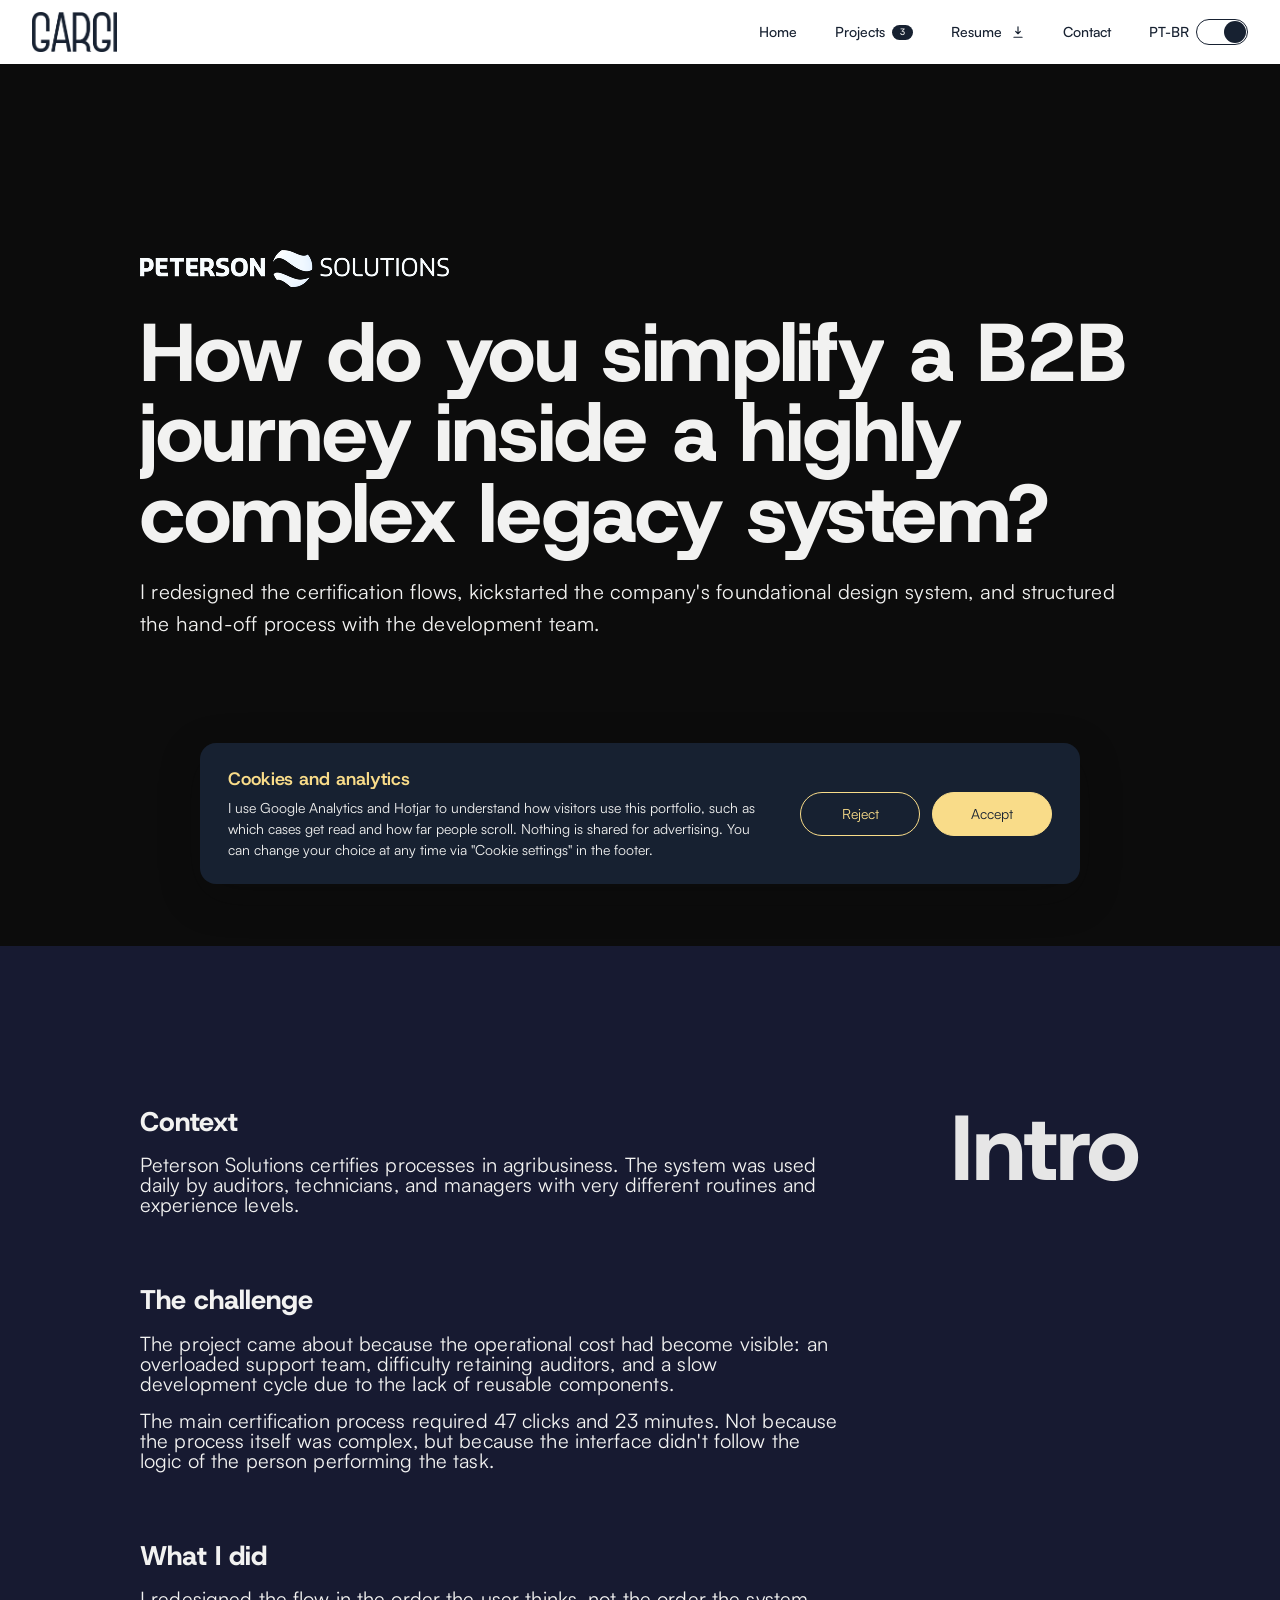
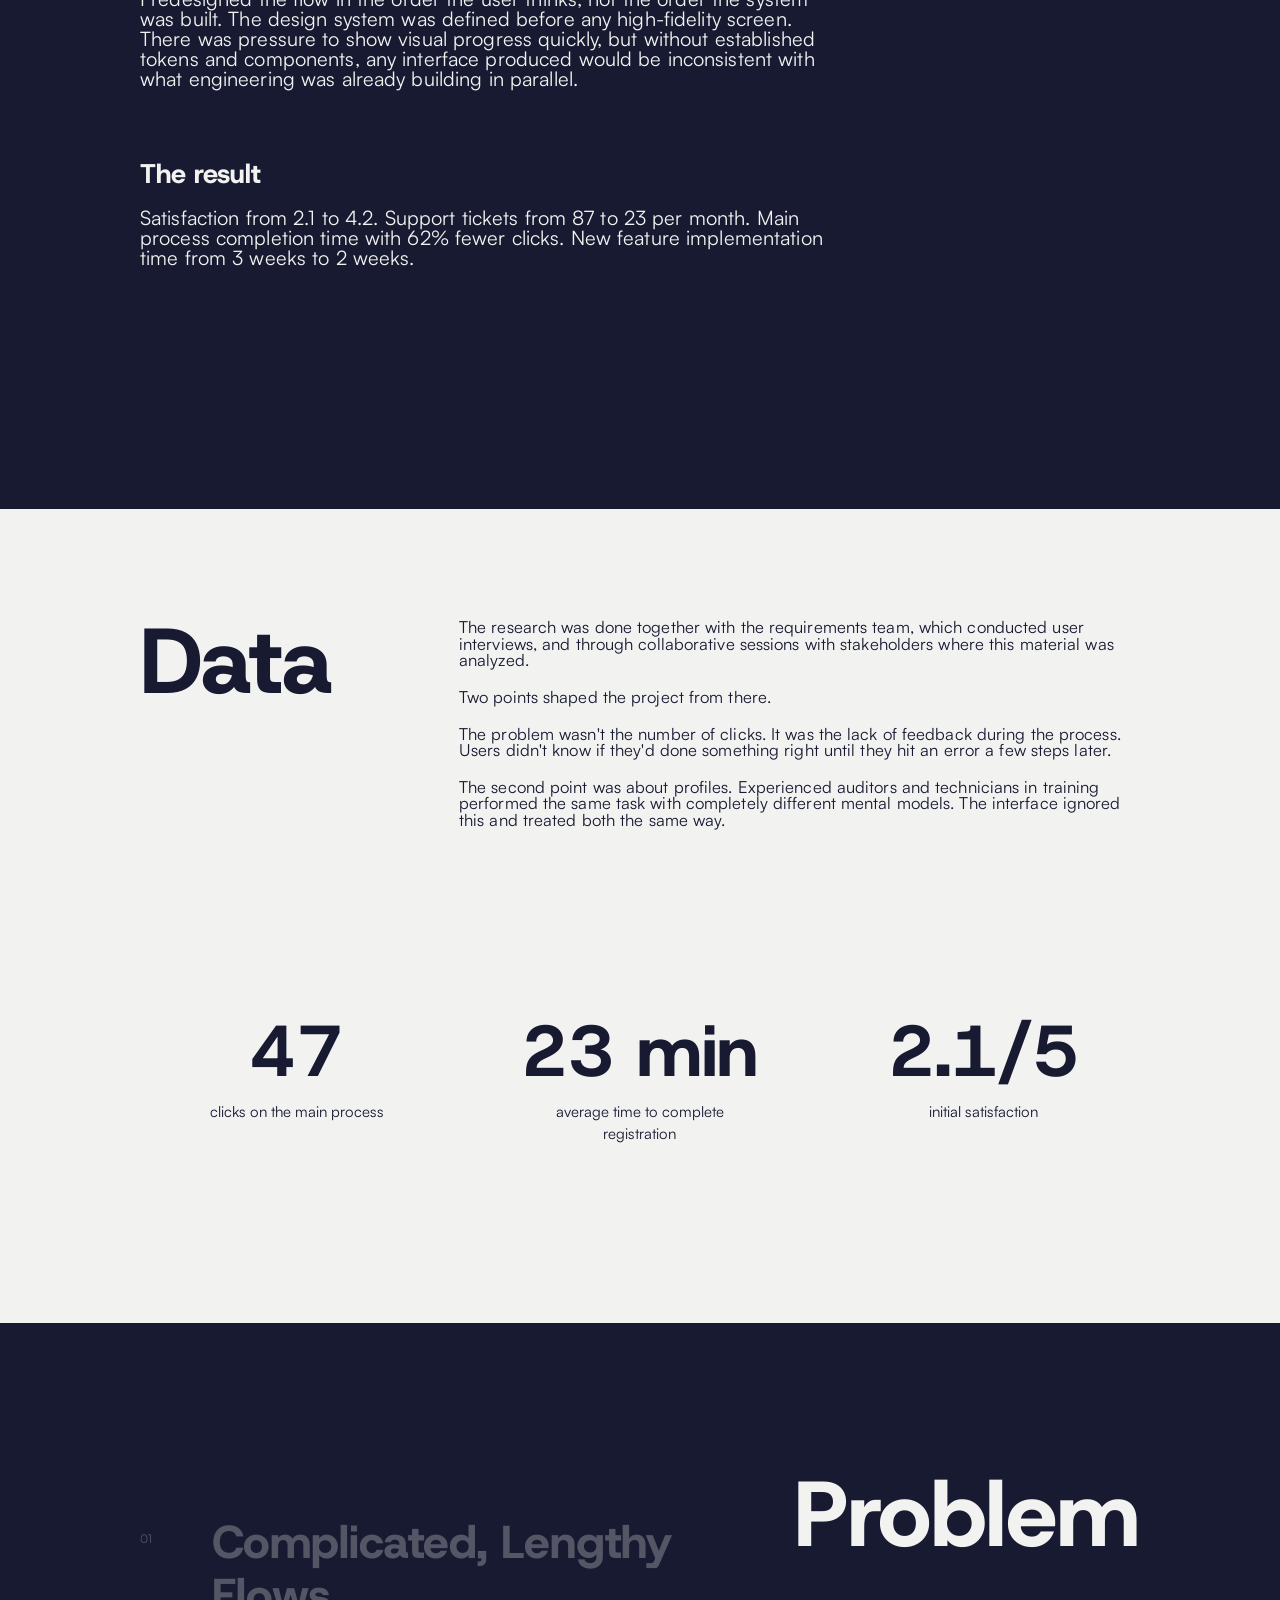
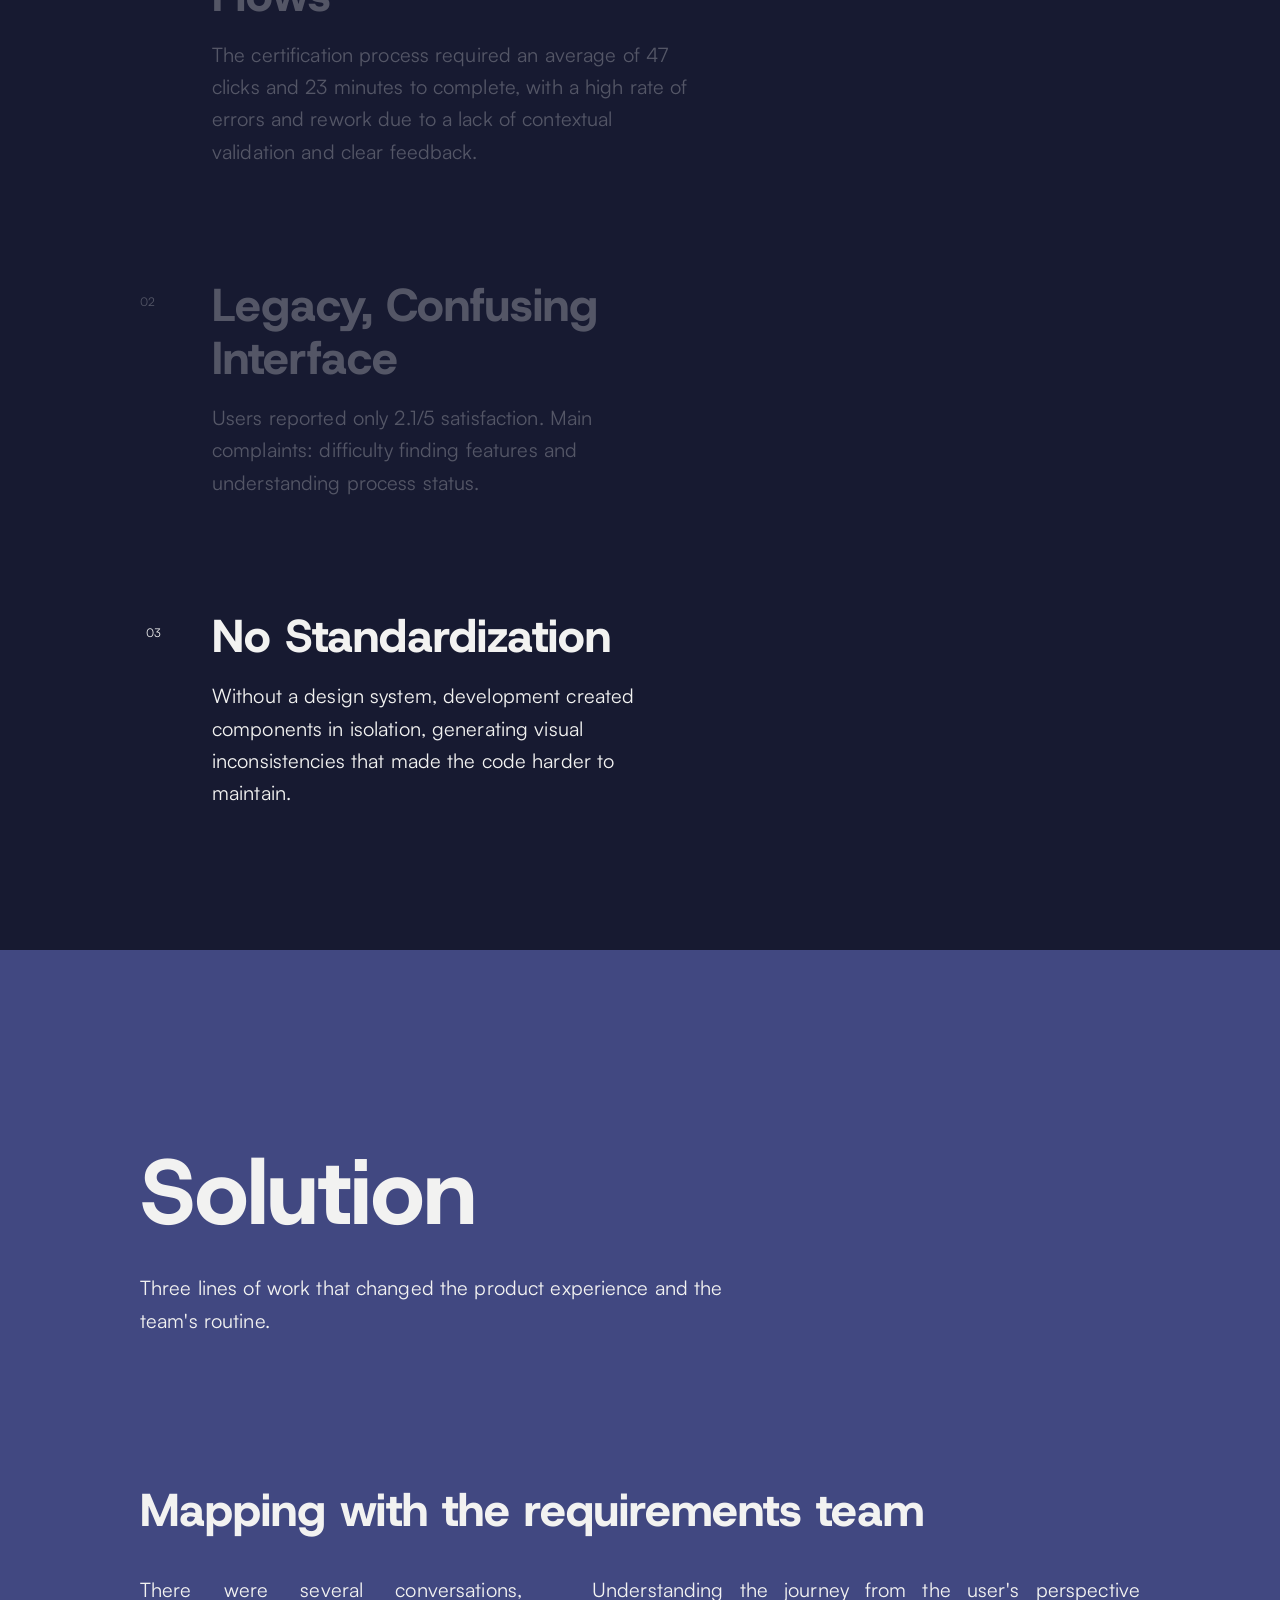
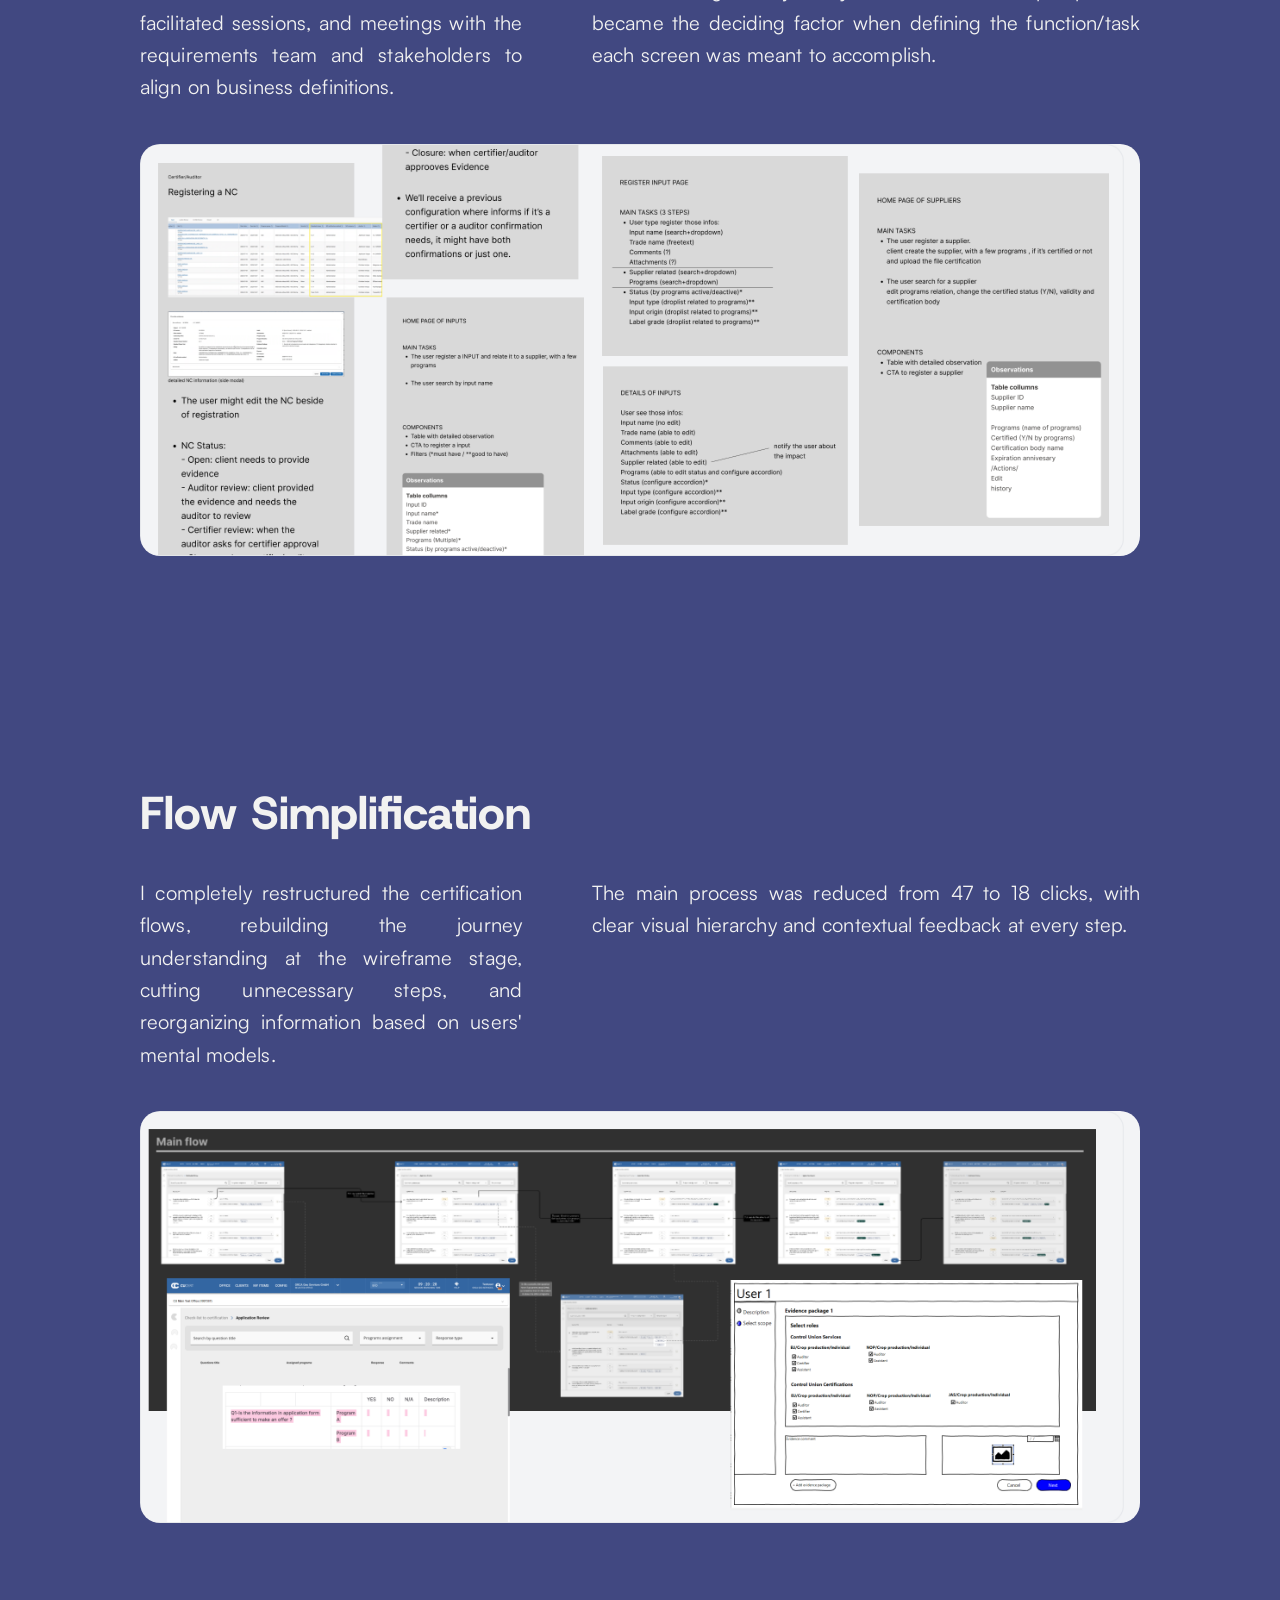
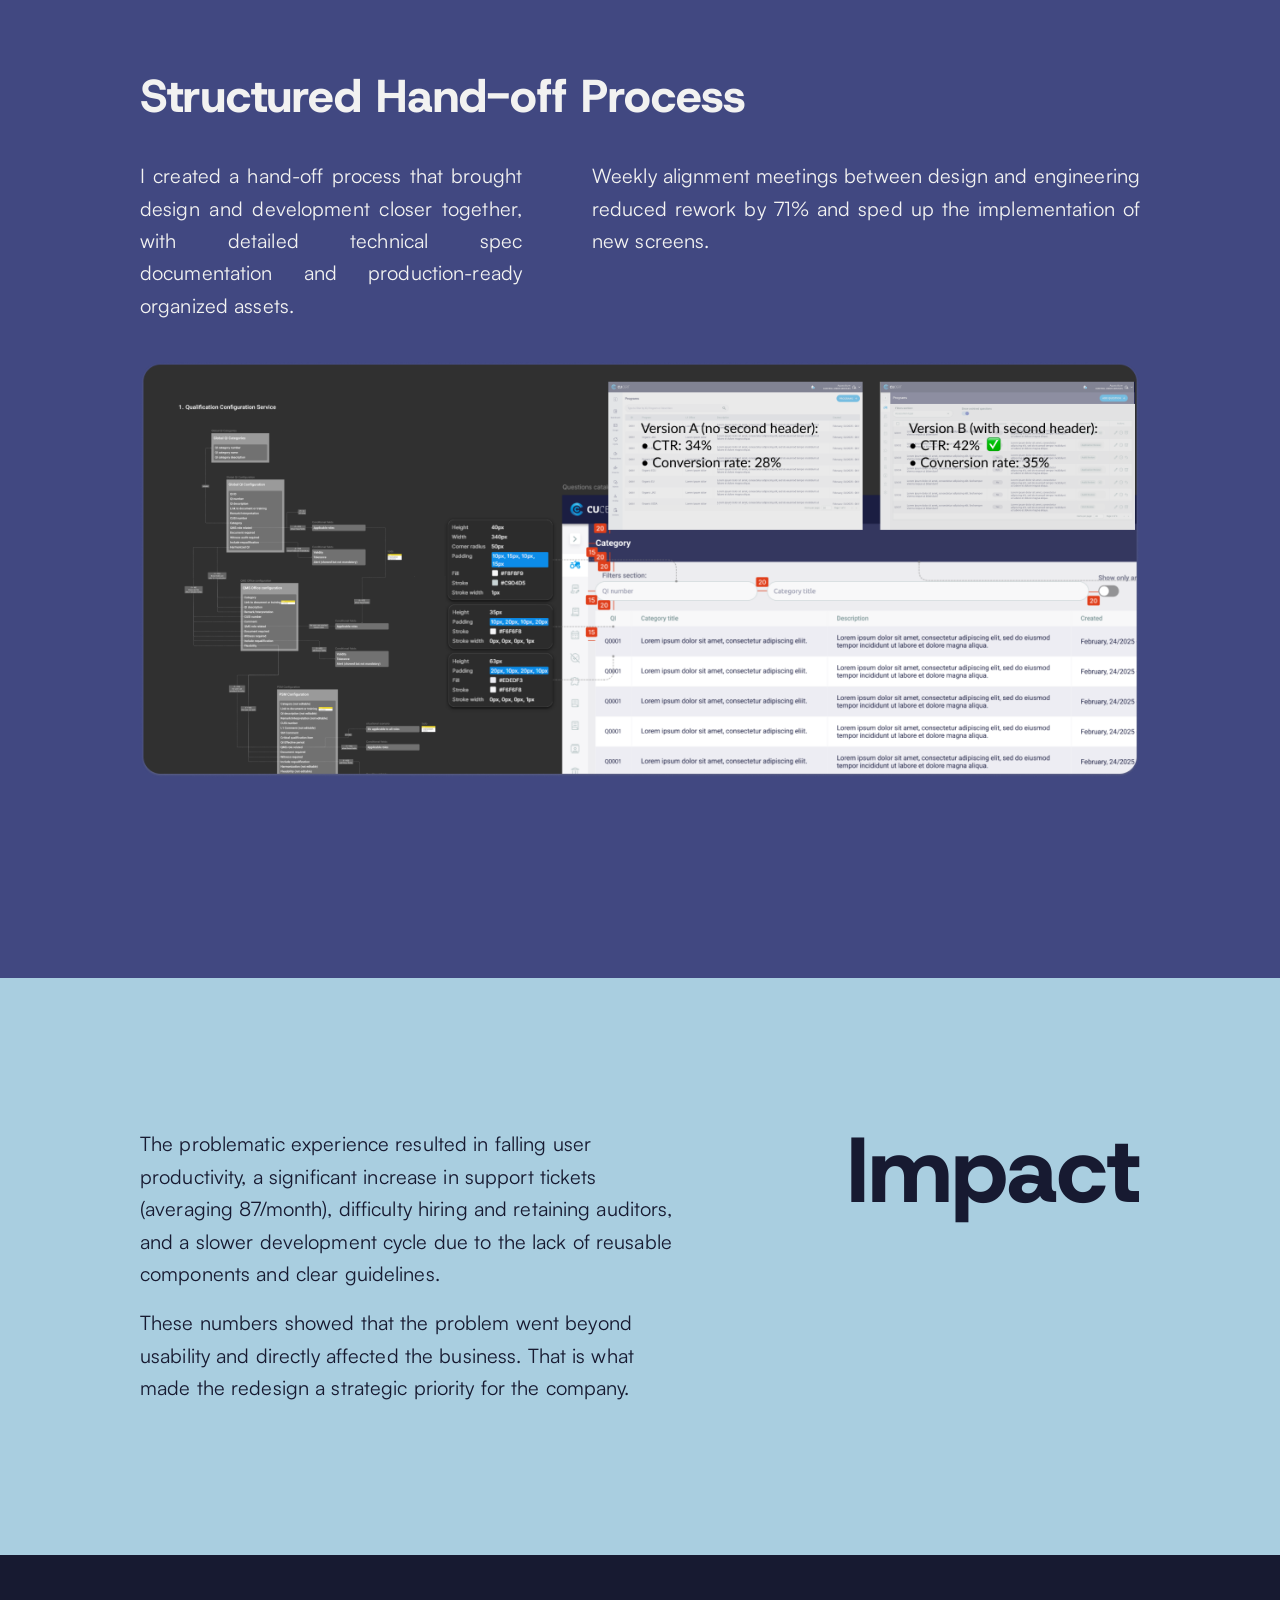
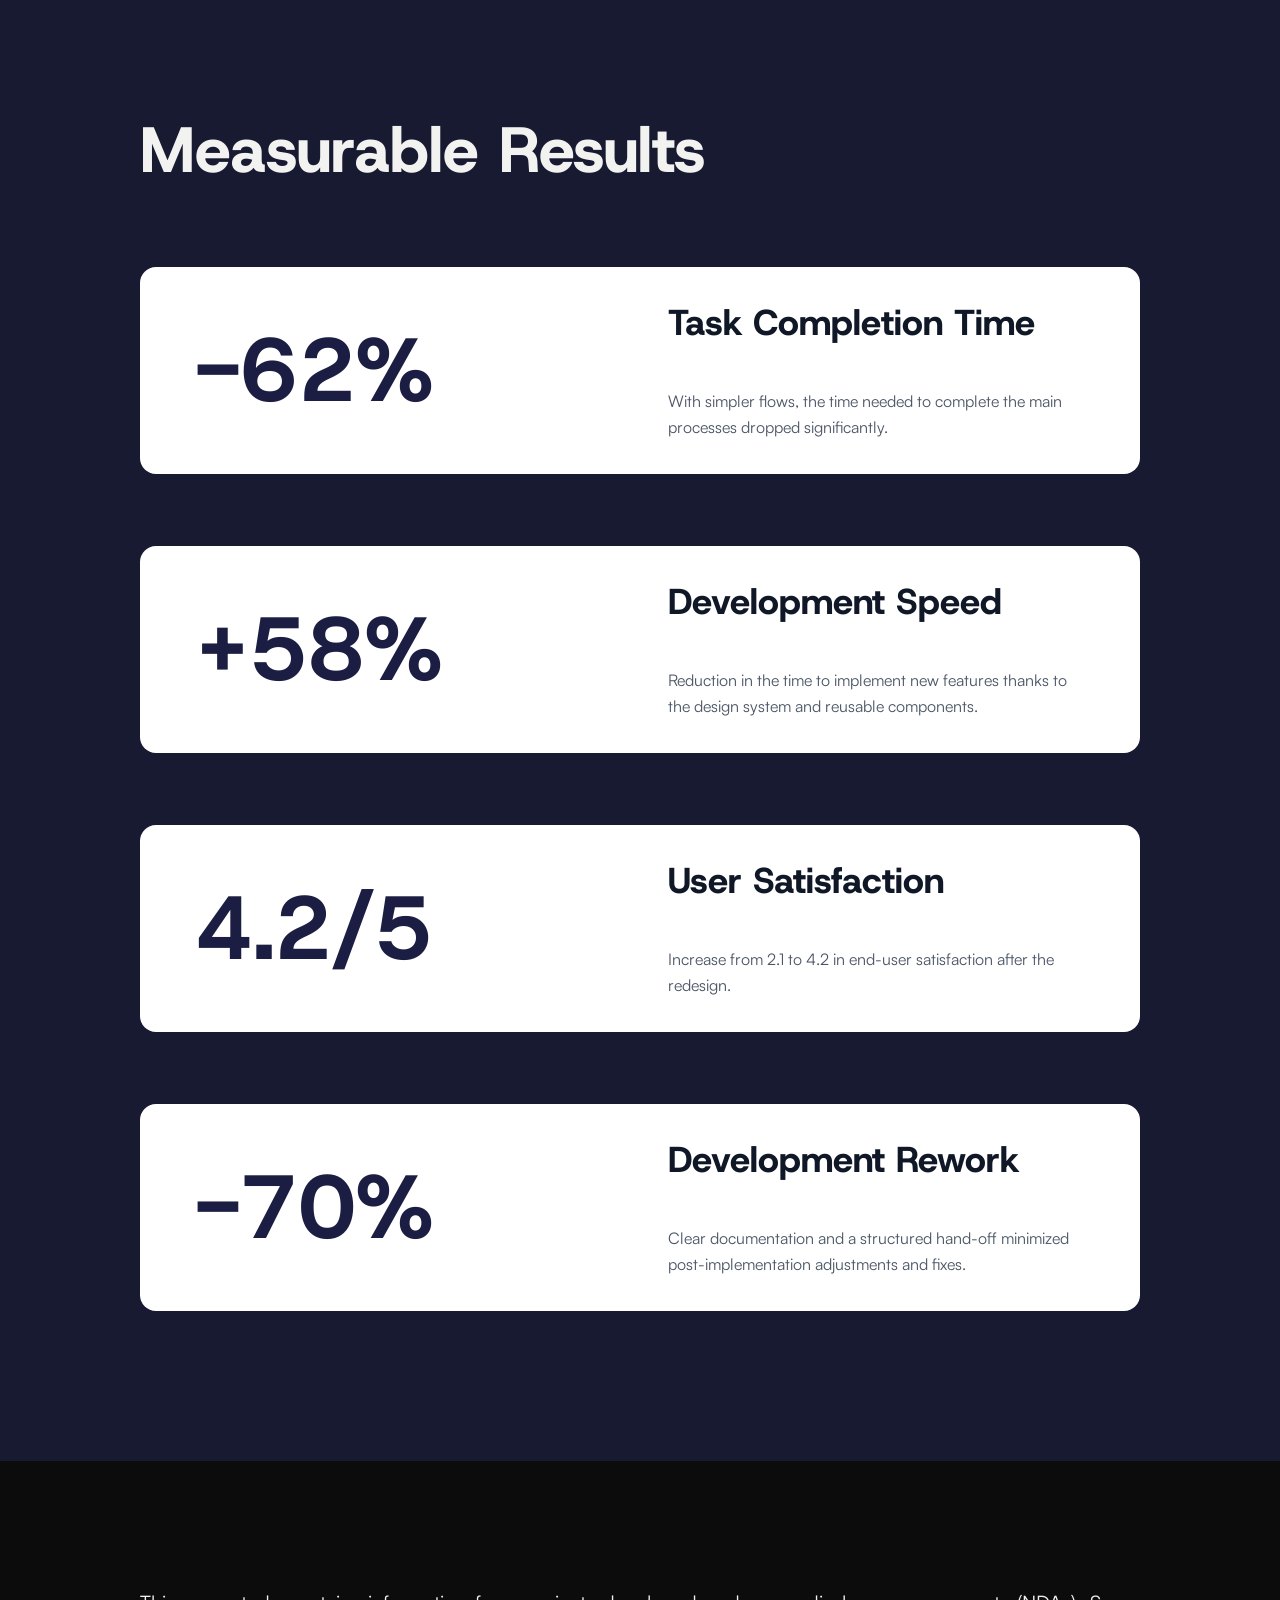
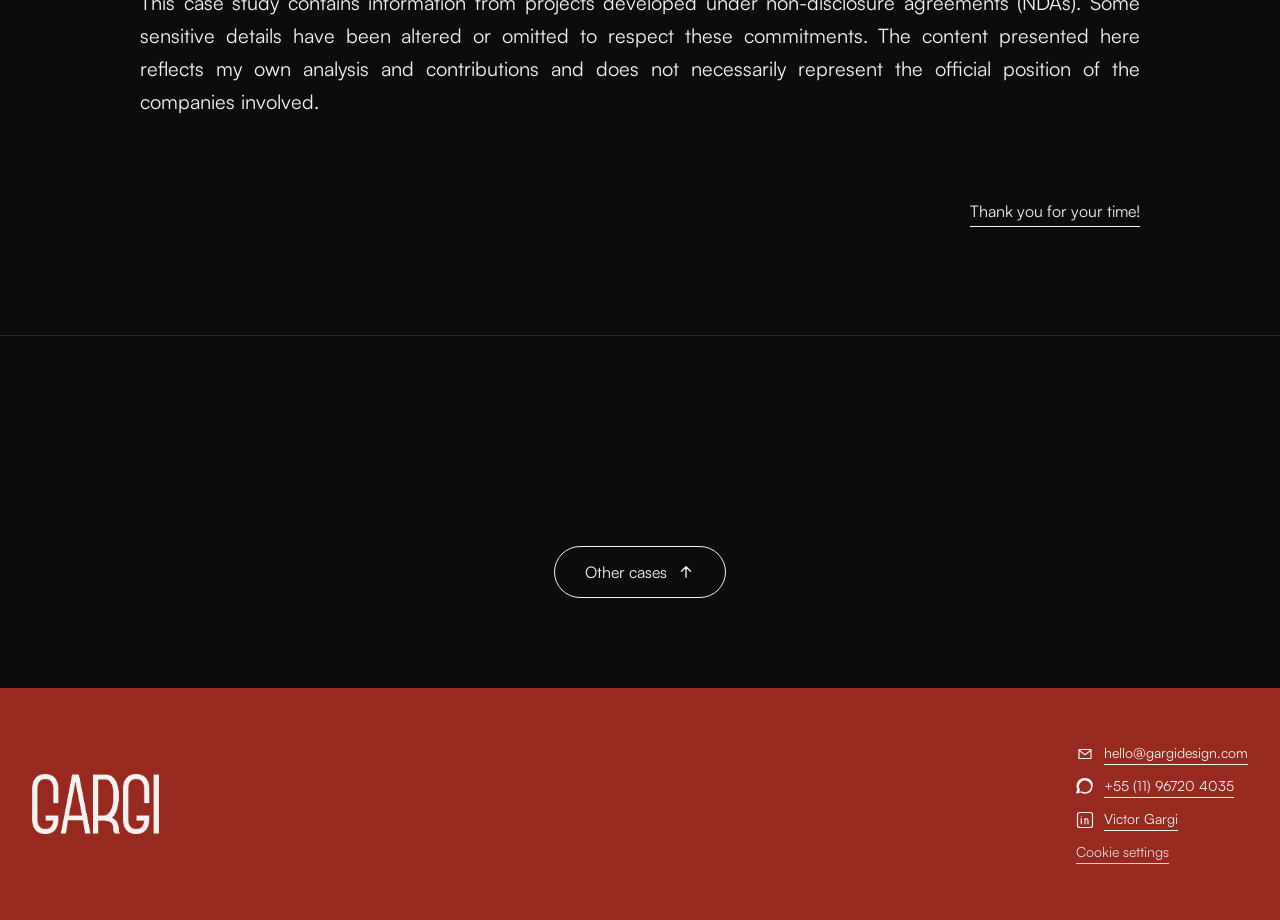
<file: en/case-peterson.html>
<!DOCTYPE html>
<html lang="en">
<head>
<meta charset="UTF-8">
<meta name="viewport" content="width=device-width, initial-scale=1.0">
<!-- Consentimento LGPD + Google Tag Manager (GA4 e Hotjar ficam no GTM) -->
<script src="../js/consent.js?v=202609301200"></script>
<title>Peterson Solutions | Gargi</title>
<meta name="description" content="Case study: how I simplified a B2B journey inside a highly complex legacy system for Peterson Solutions.">
<!-- Prévia de link (WhatsApp, LinkedIn etc.). Sem isso usavam a 1ª imagem da página -->
<meta property="og:type" content="website">
<meta property="og:site_name" content="Gargi">
<meta property="og:locale" content="en_US">
<meta property="og:url" content="https://gargidesign.com/en/case-peterson.html">
<meta property="og:title" content="Peterson Solutions | Gargi">
<meta property="og:description" content="Case study: how I simplified a B2B journey inside a highly complex legacy system for Peterson Solutions.">
<meta property="og:image" content="https://gargidesign.com/assets/images/og-gargi-2x.png">
<meta property="og:image:width" content="2400">
<meta property="og:image:height" content="1260">
<meta property="og:image:alt" content="Gargi">
<meta name="twitter:card" content="summary_large_image">
<link rel="stylesheet" href="../css/style.css?v=202610052000">
<link rel="stylesheet" href="../css/case.css?v=202610161600">
<link rel="stylesheet" href="../css/consent.css?v=202609300100">
</head>
<body>

<a href="#main" class="skip-link">Skip to main content</a>

<header class="site-header site-header--case">
  <div class="site-header__container">
    <a href="/en/" class="logo">
      <img src="../assets/images/logo-header-ink.png" alt="Gargi" width="86" height="40">
    </a>

    <nav class="nav" aria-label="Main navigation">
      <a href="/en/" class="nav__link">Home</a>

      <div class="nav__item nav__item--dropdown">
        <button class="nav__button" aria-expanded="false" aria-controls="projects-menu">
          Projects <span class="nav__badge">3</span>
        </button>
        <div class="nav__dropdown" id="projects-menu">
          <ul>
            <li><a href="case-volkswagen.html">Volkswagen</a></li>
            <li><a href="case-claro.html">Claro Pay</a></li>
            <li><a href="case-peterson.html" aria-current="page">Peterson Solutions</a></li>
          </ul>
        </div>
      </div>

      <div class="nav__item">
        <a href="/en/#curriculo" class="nav__link">Resume</a>
        <a href="../assets/cv-victor-gargi-en.pdf" class="nav__icon-link" aria-label="Download résumé PDF" download>
          <svg class="icon icon--download" viewBox="0 0 24 24" fill="none" aria-hidden="true"><path d="M12 3v12m0 0l-4-4m4 4l4-4M5 21h14" stroke="currentColor" stroke-width="2" stroke-linecap="round" stroke-linejoin="round"/></svg>
        </a>
      </div>

      <a href="/en/#footer" class="nav__link">Contact</a>

      <button class="lang-toggle" id="langToggle" type="button" aria-pressed="true" aria-label="Switch language to Portuguese">
        <span class="lang-toggle__label">PT-BR</span>
        <span class="lang-toggle__track"><span class="lang-toggle__thumb"></span></span>
      </button>
    </nav>
  </div>
</header>

<main id="main">

  <section class="case-hero case-section--black cs-hero cu-hero">
    <div class="case-section__inner">
      <img class="case-hero__logo" src="../assets/images/logo-peterson-hero.png" alt="Peterson Solutions" width="309" height="41">
      <h1 class="case-hero__title">How do you simplify a B2B journey inside a highly complex legacy system?</h1>
      <p class="case-hero__subtitle">I redesigned the certification flows, kickstarted the company's foundational design system, and structured the hand-off process with the development team.</p>
    </div>
  </section>

  <section class="case-section case-section--navy cs-intro cu-intro">
    <div class="case-section__inner case-intro">
      <div class="case-blocks">
        <div class="case-block">
          <h2 class="case-block__heading">Context</h2>
          <p>Peterson Solutions certifies processes in agribusiness. The system was used daily by auditors, technicians, and managers with very different routines and experience levels.</p>
        </div>
        <div class="case-block">
          <h2 class="case-block__heading">The challenge</h2>
          <p>The project came about because the operational cost had become visible: an overloaded support team, difficulty retaining auditors, and a slow development cycle due to the lack of reusable components.</p>
          <p>The main certification process required 47 clicks and 23 minutes. Not because the process itself was complex, but because the interface didn't follow the logic of the person performing the task.</p>
        </div>
        <div class="case-block">
          <h2 class="case-block__heading">What I did</h2>
          <p>I redesigned the flow in the order the user thinks, not the order the system was built. The design system was defined before any high-fidelity screen. There was pressure to show visual progress quickly, but without established tokens and components, any interface produced would be inconsistent with what engineering was already building in parallel.</p>
        </div>
        <div class="case-block">
          <h2 class="case-block__heading">The result</h2>
          <p>Satisfaction from 2.1 to 4.2. Support tickets from 87 to 23 per month. Main process completion time with 62% fewer clicks. New feature implementation time from 3 weeks to 2 weeks.</p>
        </div>
      </div>
      <h2 class="case-kicker case-kicker--sticky case-kicker--sticky-mobile">Intro</h2>
    </div>
  </section>

  <section class="case-section case-section--cream-ink cs-dados">
    <div class="case-section__inner">
      <div class="case-split">
        <h2 class="case-kicker case-kicker--sticky">Data</h2>
        <div class="case-split__text">
          <p>The research was done together with the requirements team, which conducted user interviews, and through collaborative sessions with stakeholders where this material was analyzed.</p>
          <p>Two points shaped the project from there.</p>
          <p>The problem wasn't the number of clicks. It was the lack of feedback during the process. Users didn't know if they'd done something right until they hit an error a few steps later.</p>
          <p>The second point was about profiles. Experienced auditors and technicians in training performed the same task with completely different mental models. The interface ignored this and treated both the same way.</p>
        </div>
      </div>
      <div class="case-stats-row">
        <div class="case-stat">
          <span class="case-stat__number">47</span>
          <p class="case-stat__label">clicks on the main process</p>
        </div>
        <div class="case-stat">
          <span class="case-stat__number">23 min</span>
          <p class="case-stat__label">average time to complete registration</p>
        </div>
        <div class="case-stat">
          <span class="case-stat__number">2.1/5</span>
          <p class="case-stat__label">initial satisfaction</p>
        </div>
      </div>
    </div>
  </section>

  <section class="case-section case-section--navy cs-desafio cu-problema">
    <div class="case-section__inner case-split case-split--reverse">
      <h2 class="case-kicker case-kicker--sticky">Problem</h2>
      <ol class="case-numbered-list">
        <li>
          <span class="case-numbered-list__index">01</span>
          <div>
            <h3 class="case-numbered-list__heading">Complicated, Lengthy Flows</h3>
            <p>The certification process required an average of 47 clicks and 23 minutes to complete, with a high rate of errors and rework due to a lack of contextual validation and clear feedback.</p>
          </div>
        </li>
        <li>
          <span class="case-numbered-list__index">02</span>
          <div>
            <h3 class="case-numbered-list__heading">Legacy, Confusing Interface</h3>
            <p>Users reported only 2.1/5 satisfaction. Main complaints: difficulty finding features and understanding process status.</p>
          </div>
        </li>
        <li>
          <span class="case-numbered-list__index">03</span>
          <div>
            <h3 class="case-numbered-list__heading">No Standardization</h3>
            <p>Without a design system, development created components in isolation, generating visual inconsistencies that made the code harder to maintain.</p>
          </div>
        </li>
      </ol>
    </div>
  </section>

  <section class="case-section case-section--purple cs-solucao cu-solucao">
    <div class="case-section__inner">
      <h2 class="case-kicker">Solution</h2>
      <p class="cu-solucao__lead">Three lines of work that changed the product experience and the team's routine.</p>

      <div class="case-pillars">
        <div class="case-pillar">
          <h3 class="case-pillar__heading">Mapping with the requirements team</h3>
          <div class="case-pillar__text">
            <p>There were several conversations, facilitated sessions, and meetings with the requirements team and stakeholders to align on business definitions.</p>
            <p>Understanding the journey from the user's perspective became the deciding factor when defining the function/task each screen was meant to accomplish.</p>
          </div>
          <div class="case-pillar__media">
            <img src="../assets/images/case-peterson/1.png" alt="Collaborative mapping with the requirements team: flows and components" loading="lazy">
          </div>
        </div>
        <div class="case-pillar">
          <h3 class="case-pillar__heading">Flow Simplification</h3>
          <div class="case-pillar__text">
            <p>I completely restructured the certification flows, rebuilding the journey understanding at the wireframe stage, cutting unnecessary steps, and reorganizing information based on users' mental models.</p>
            <p>The main process was reduced from 47 to 18 clicks, with clear visual hierarchy and contextual feedback at every step.</p>
          </div>
          <div class="case-pillar__media">
            <img src="../assets/images/case-peterson/2.png" alt="Simplification of certification flows" loading="lazy">
          </div>
        </div>
        <div class="case-pillar">
          <h3 class="case-pillar__heading">Structured Hand-off Process</h3>
          <div class="case-pillar__text">
            <p>I created a hand-off process that brought design and development closer together, with detailed technical spec documentation and production-ready organized assets.</p>
            <p>Weekly alignment meetings between design and engineering reduced rework by 71% and sped up the implementation of new screens.</p>
          </div>
          <div class="case-pillar__media">
            <img src="../assets/images/case-peterson/3.png" alt="Structured hand-off process between design and development" loading="lazy">
          </div>
        </div>
      </div>
    </div>
  </section>

  <section class="case-section case-section--blue cs-impacto">
    <div class="case-section__inner case-split">
      <div class="case-split__text">
        <p>The problematic experience resulted in falling user productivity, a significant increase in support tickets (averaging 87/month), difficulty hiring and retaining auditors, and a slower development cycle due to the lack of reusable components and clear guidelines.</p>
        <p>These numbers showed that the problem went beyond usability and directly affected the business. That is what made the redesign a strategic priority for the company.</p>
      </div>
      <h2 class="case-kicker">Impact</h2>
    </div>
  </section>

  <section class="case-section case-section--navy cu-resultados">
    <div class="case-section__inner">
      <h2 class="cu-resultados__title">Measurable Results</h2>
      <div class="case-result-cards">
        <div class="case-result-card">
          <div class="case-result-card__body">
            <span class="case-result-card__number">-62%</span>
            <div class="case-result-card__text">
              <h3 class="case-result-card__title">Task Completion Time</h3>
              <p class="case-result-card__desc">With simpler flows, the time needed to complete the main processes dropped significantly.</p>
            </div>
          </div>
        </div>
        <div class="case-result-card">
          <div class="case-result-card__body">
            <span class="case-result-card__number">+58%</span>
            <div class="case-result-card__text">
              <h3 class="case-result-card__title">Development Speed</h3>
              <p class="case-result-card__desc">Reduction in the time to implement new features thanks to the design system and reusable components.</p>
            </div>
          </div>
        </div>
        <div class="case-result-card">
          <div class="case-result-card__body">
            <span class="case-result-card__number">4.2/5</span>
            <div class="case-result-card__text">
              <h3 class="case-result-card__title">User Satisfaction</h3>
              <p class="case-result-card__desc">Increase from 2.1 to 4.2 in end-user satisfaction after the redesign.</p>
            </div>
          </div>
        </div>
        <div class="case-result-card">
          <div class="case-result-card__body">
            <span class="case-result-card__number">-71%</span>
            <div class="case-result-card__text">
              <h3 class="case-result-card__title">Development Rework</h3>
              <p class="case-result-card__desc">Clear documentation and a structured hand-off minimized post-implementation adjustments and fixes.</p>
            </div>
          </div>
        </div>
      </div>
    </div>
  </section>

  <section class="case-section case-section--black case-disclosure cs-disclosure">
    <div class="case-section__inner">
      <p>This case study contains information from projects developed under non-disclosure agreements (NDAs). Some sensitive details have been altered or omitted to respect these commitments. The content presented here reflects my own analysis and contributions and does not necessarily represent the official position of the companies involved.</p>
      <p class="case-thanks">Thank you for your time!</p>
    </div>
  </section>

  <section class="case-section case-section--black case-others">
    <div class="case-section__inner">
      <nav class="case-next" aria-label="Other cases">
        <ul class="case-next__list" id="case-next-list">
        <li><a class="case-next__item" href="case-volkswagen.html"><img src="../assets/images/icon-volkswagen.png" alt="" width="120" height="122" loading="lazy"><span>Volkswagen</span></a></li>
        <li><a class="case-next__item" href="case-claro.html"><img src="../assets/images/icon-claro.png" alt="" width="120" height="122" loading="lazy"><span>Claro Pay</span></a></li>
        </ul>
        <button class="case-next__trigger" type="button" aria-expanded="false" aria-controls="case-next-list">Other cases <svg class="case-next__arrow" viewBox="0 0 24 24" fill="none" aria-hidden="true"><path d="M12 19V5m0 0l-6 6m6-6l6 6" stroke="currentColor" stroke-width="1.8" stroke-linecap="round" stroke-linejoin="round"/></svg></button>
      </nav>
    </div>
  </section>

</main>

<footer class="site-footer" id="footer">
  <div class="site-footer__container">
    <a href="/en/" class="logo logo--footer">
      <img src="../assets/images/logo-footer.png" alt="Gargi" width="127" height="60" onerror="this.style.opacity=0">
    </a>

    <div class="footer-contact">
      <button class="footer-contact__item" id="copyEmail" type="button">
        <svg class="icon" viewBox="0 0 24 24" fill="none" aria-hidden="true"><path d="M4 6h16v12H4z" stroke="currentColor" stroke-width="1.6" stroke-linejoin="round"/><path d="M4 7l8 6 8-6" stroke="currentColor" stroke-width="1.6" stroke-linejoin="round"/></svg>
        <span><!--email_off-->hello@gargidesign.com<!--/email_off--></span>
      </button>
      <a class="footer-contact__item" href="https://wa.me/5511967204035" target="_blank" rel="noopener">
        <svg class="icon" viewBox="0 0 24 24" fill="none" aria-hidden="true"><path d="M20.5 3.5A10.4 10.4 0 0012 0 10.5 10.5 0 001.6 14.8L0 21l6.4-1.6A10.5 10.5 0 0012 21a10.4 10.4 0 008.5-4.4A10.4 10.4 0 0022 12a10.4 10.4 0 00-1.5-8.5zM12 19a8 8 0 01-4.1-1.1l-.3-.2-3.1.8.8-3-.2-.3A8 8 0 1120 12a8 8 0 01-8 7z" fill="currentColor"/></svg>
        <span>+55 (11) 96720 4035</span>
      </a>
      <a class="footer-contact__item" href="https://www.linkedin.com/in/victor-gargi/" target="_blank" rel="noopener">
        <svg class="icon" viewBox="0 0 24 24" fill="none" aria-hidden="true"><rect x="2" y="2" width="20" height="20" rx="3" stroke="currentColor" stroke-width="1.6"/><path d="M7 10v7M7 7v.01M12 17v-4.5a2 2 0 014 0V17M12 10v7" stroke="currentColor" stroke-width="1.6" stroke-linecap="round"/></svg>
        <span>Victor Gargi</span>
      </a>
    </div>
  </div>
</footer>

<script src="../js/case-motion.js?v=202610161200"></script>
<script src="../js/main.js?v=202609292010"></script>
</body>
</html>
</file>
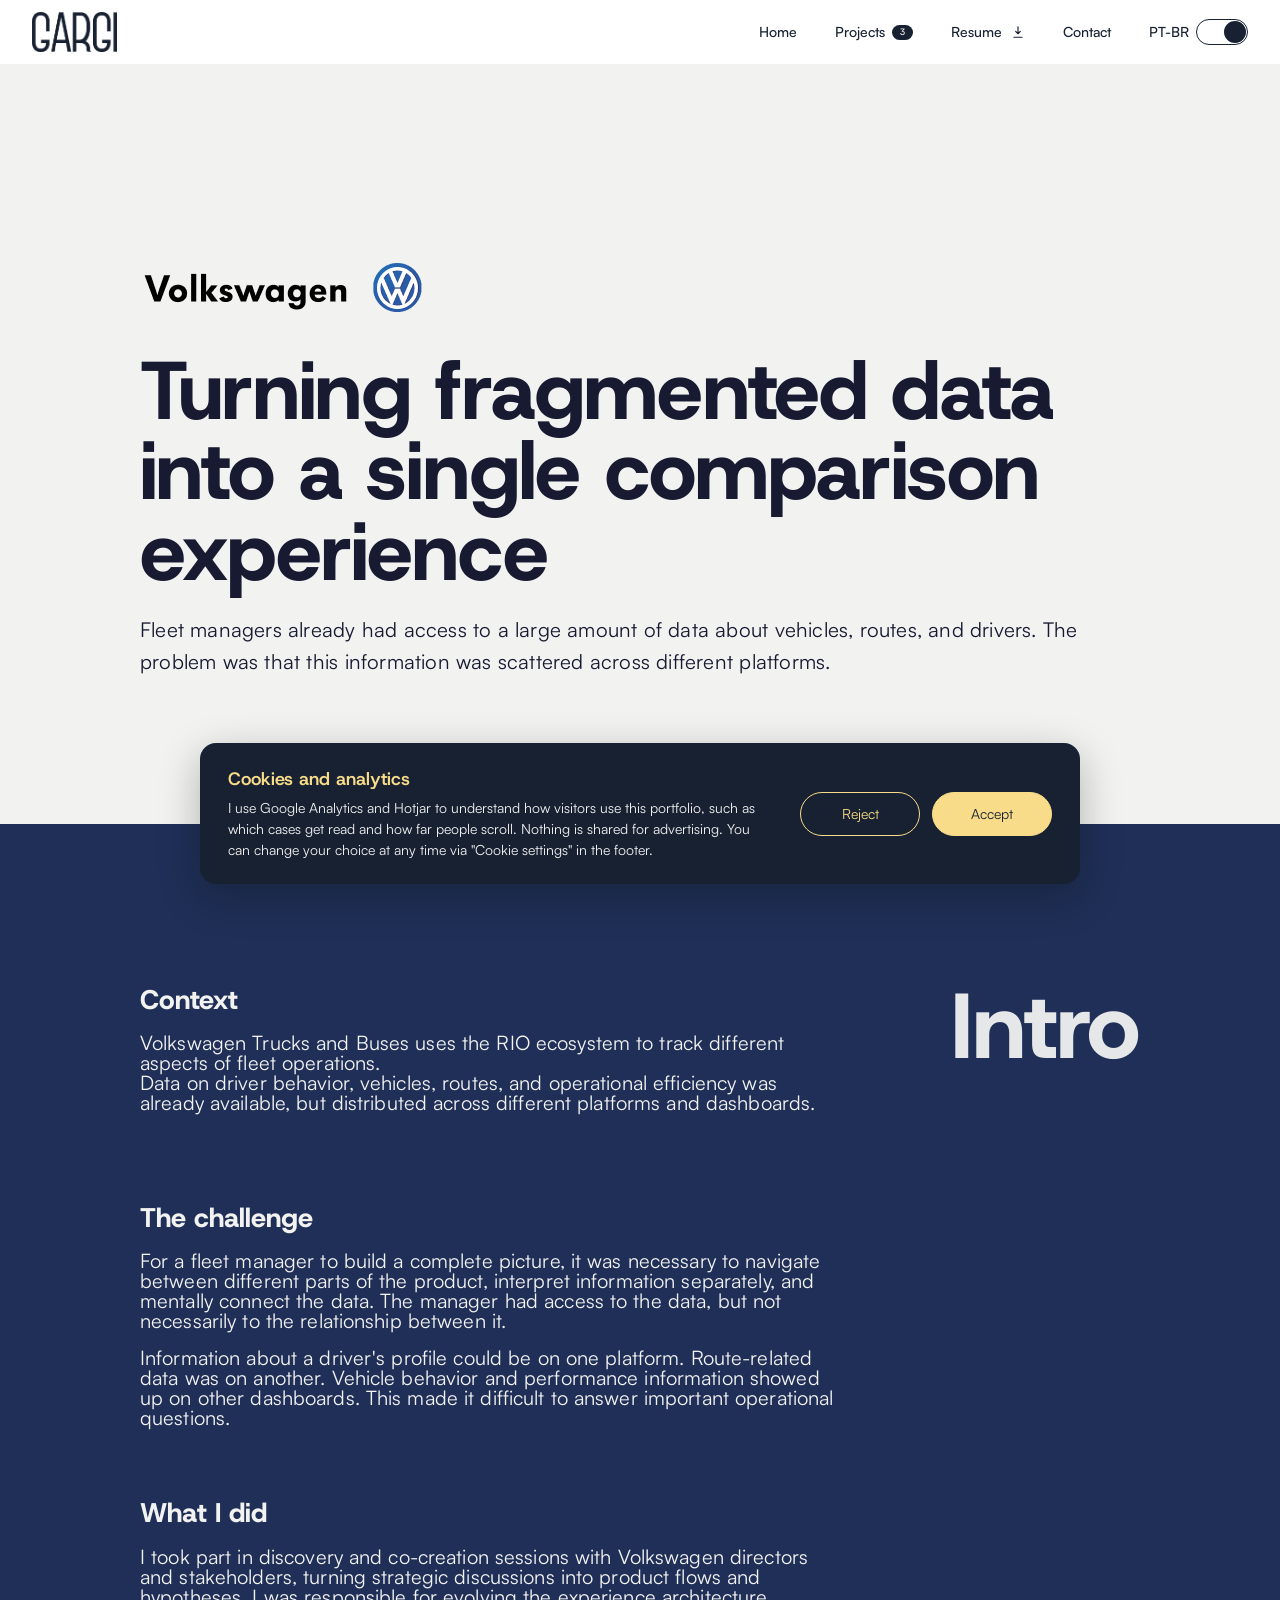
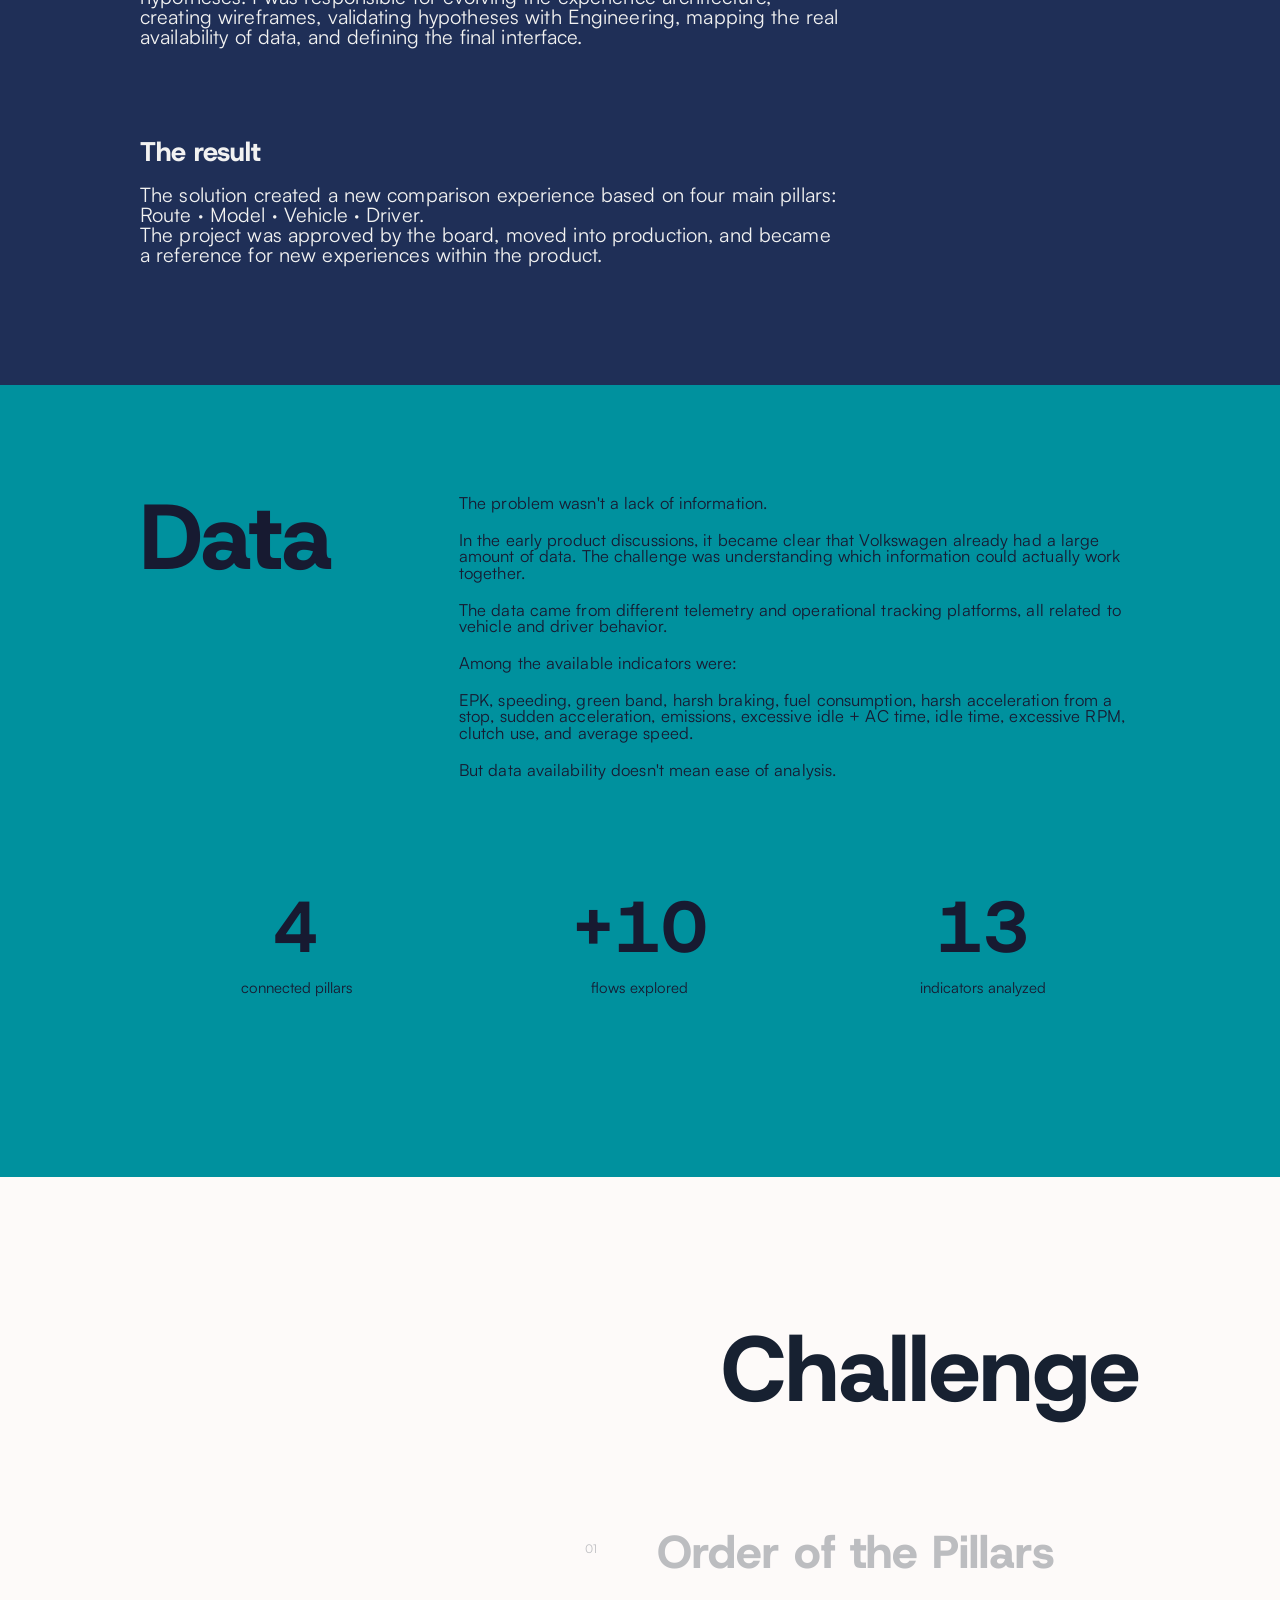
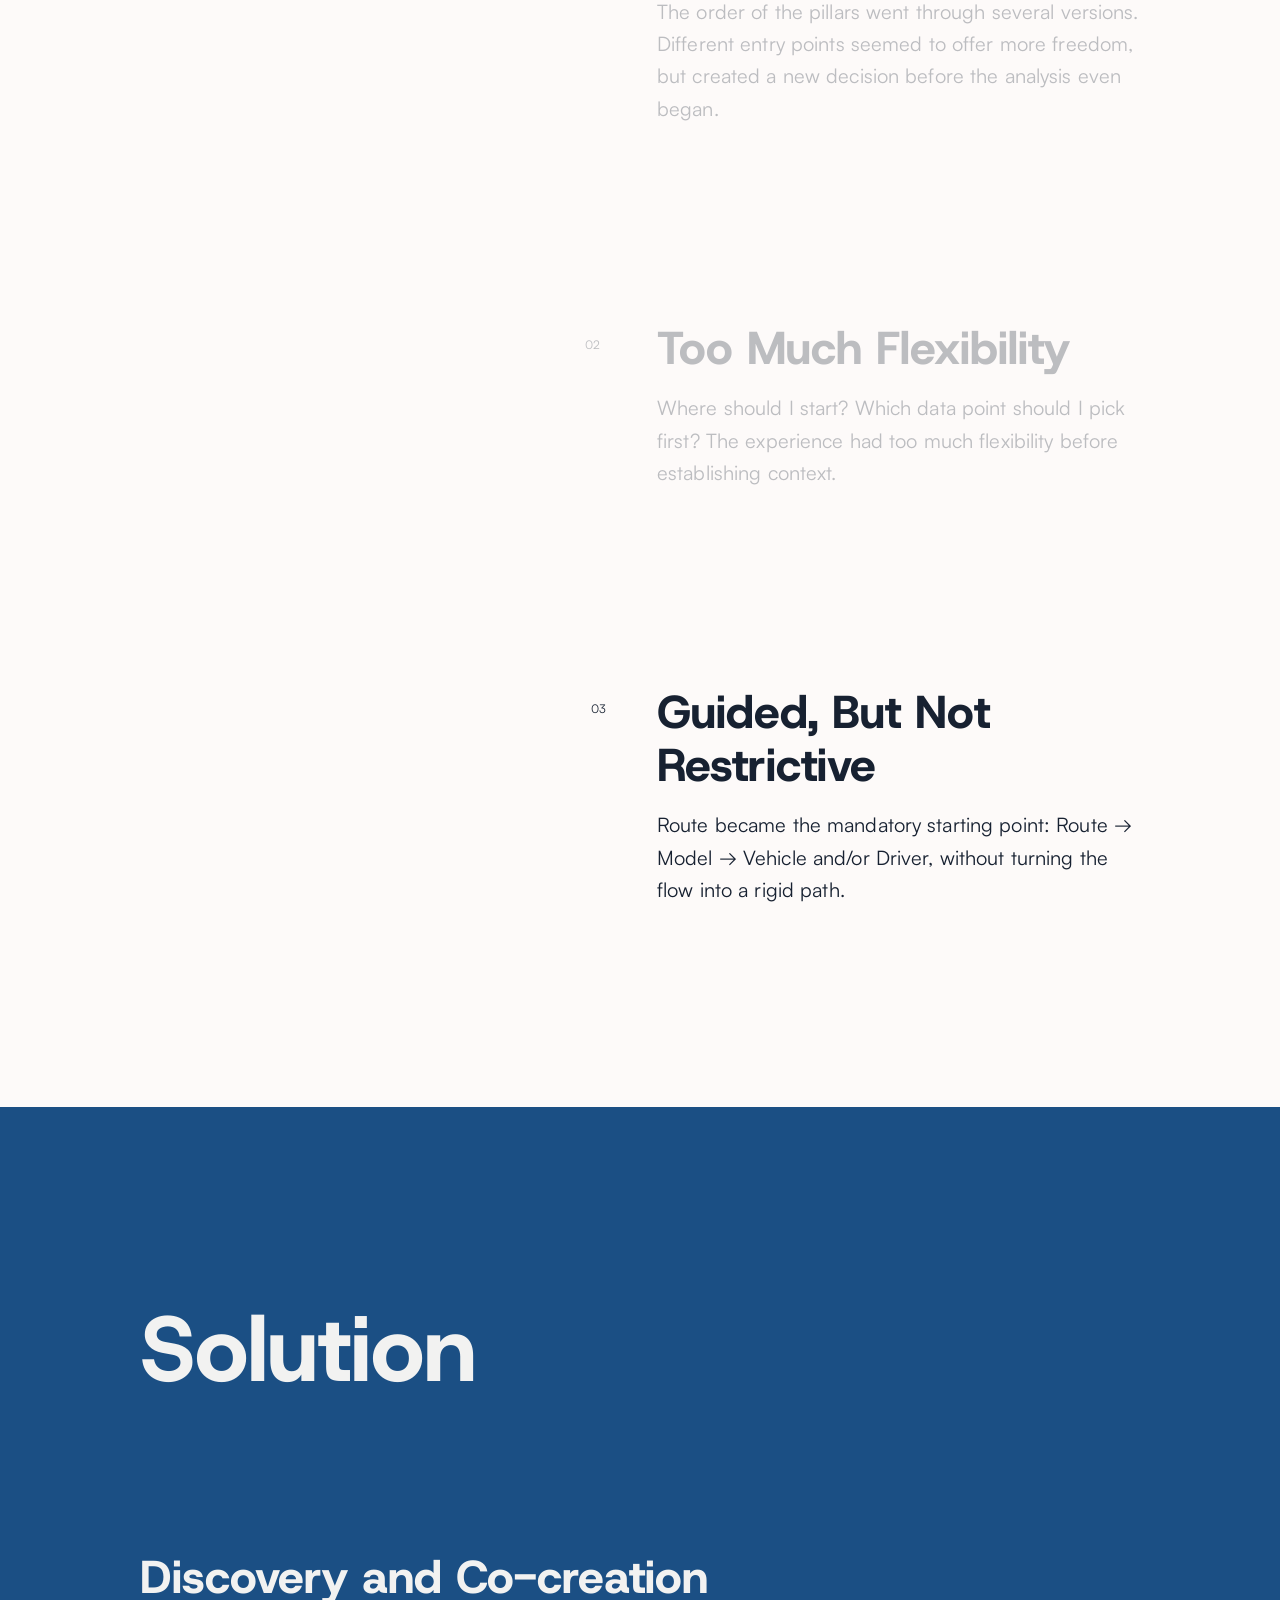
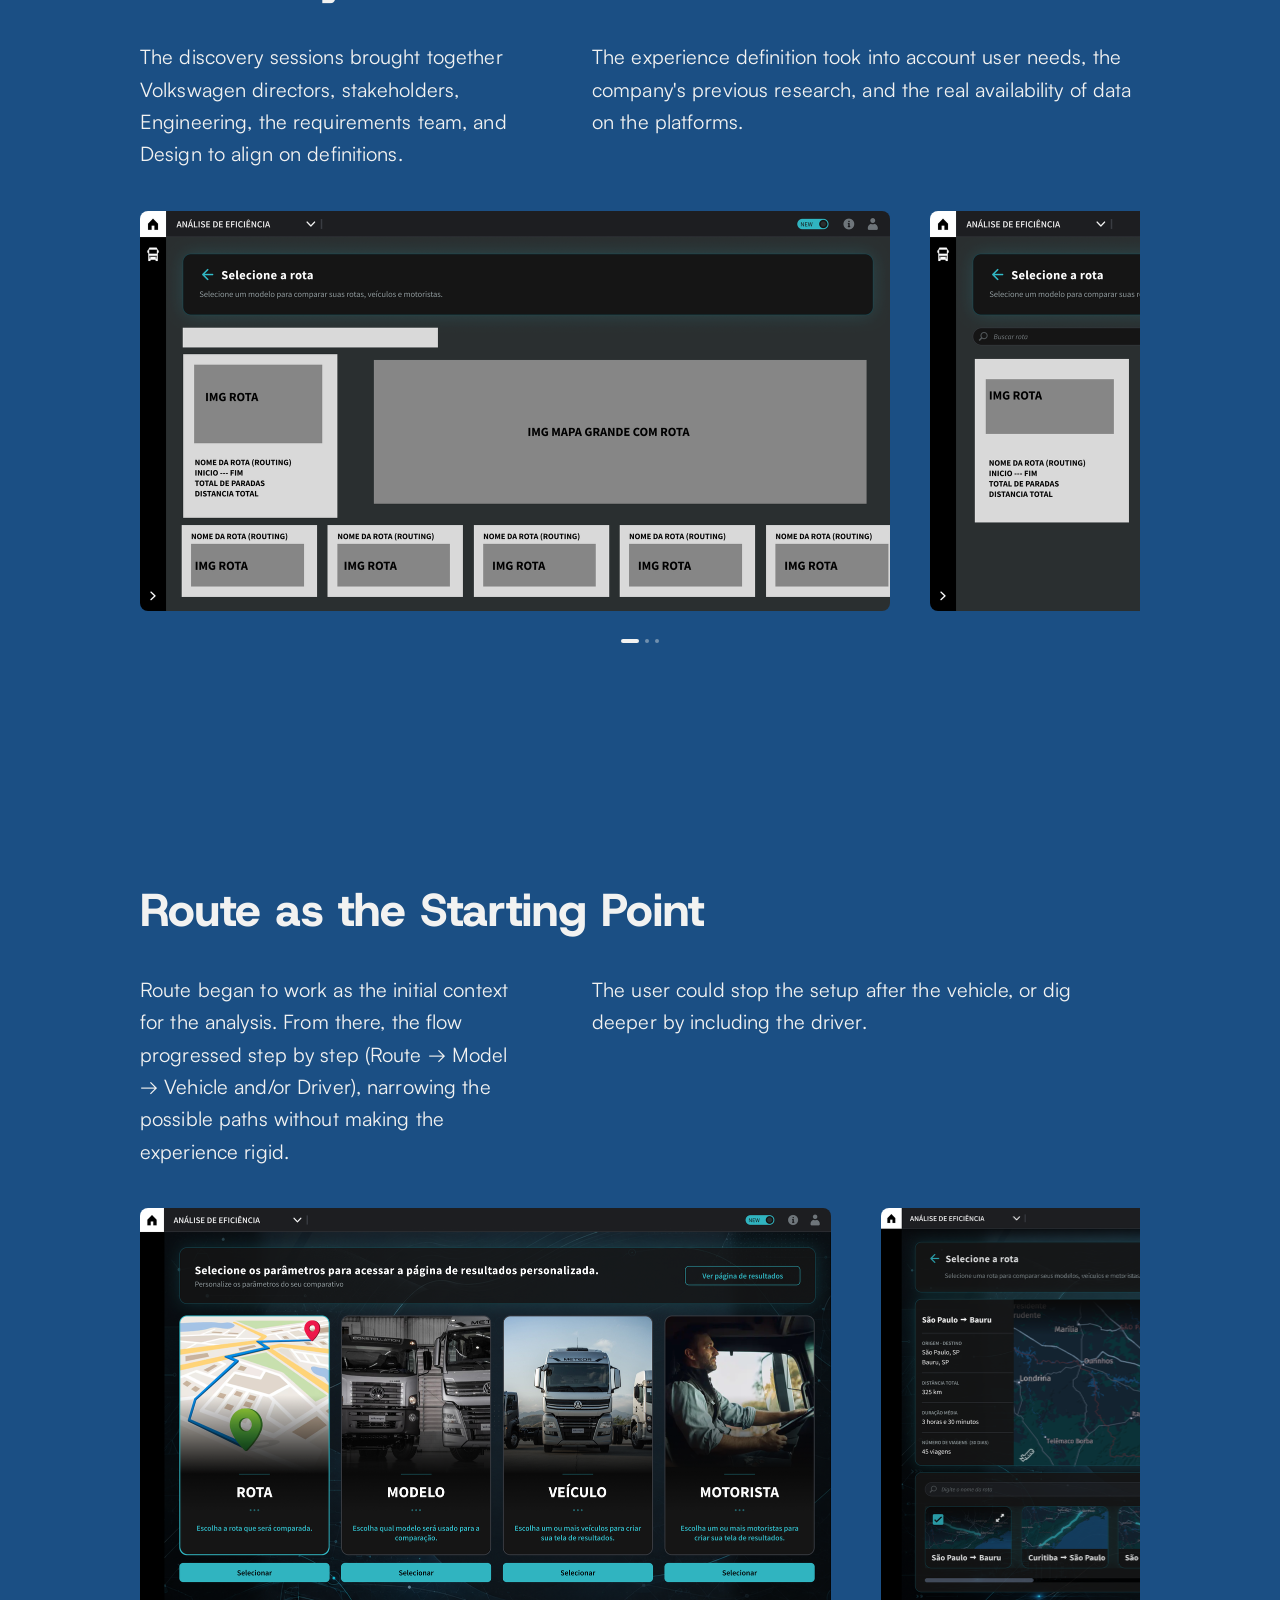
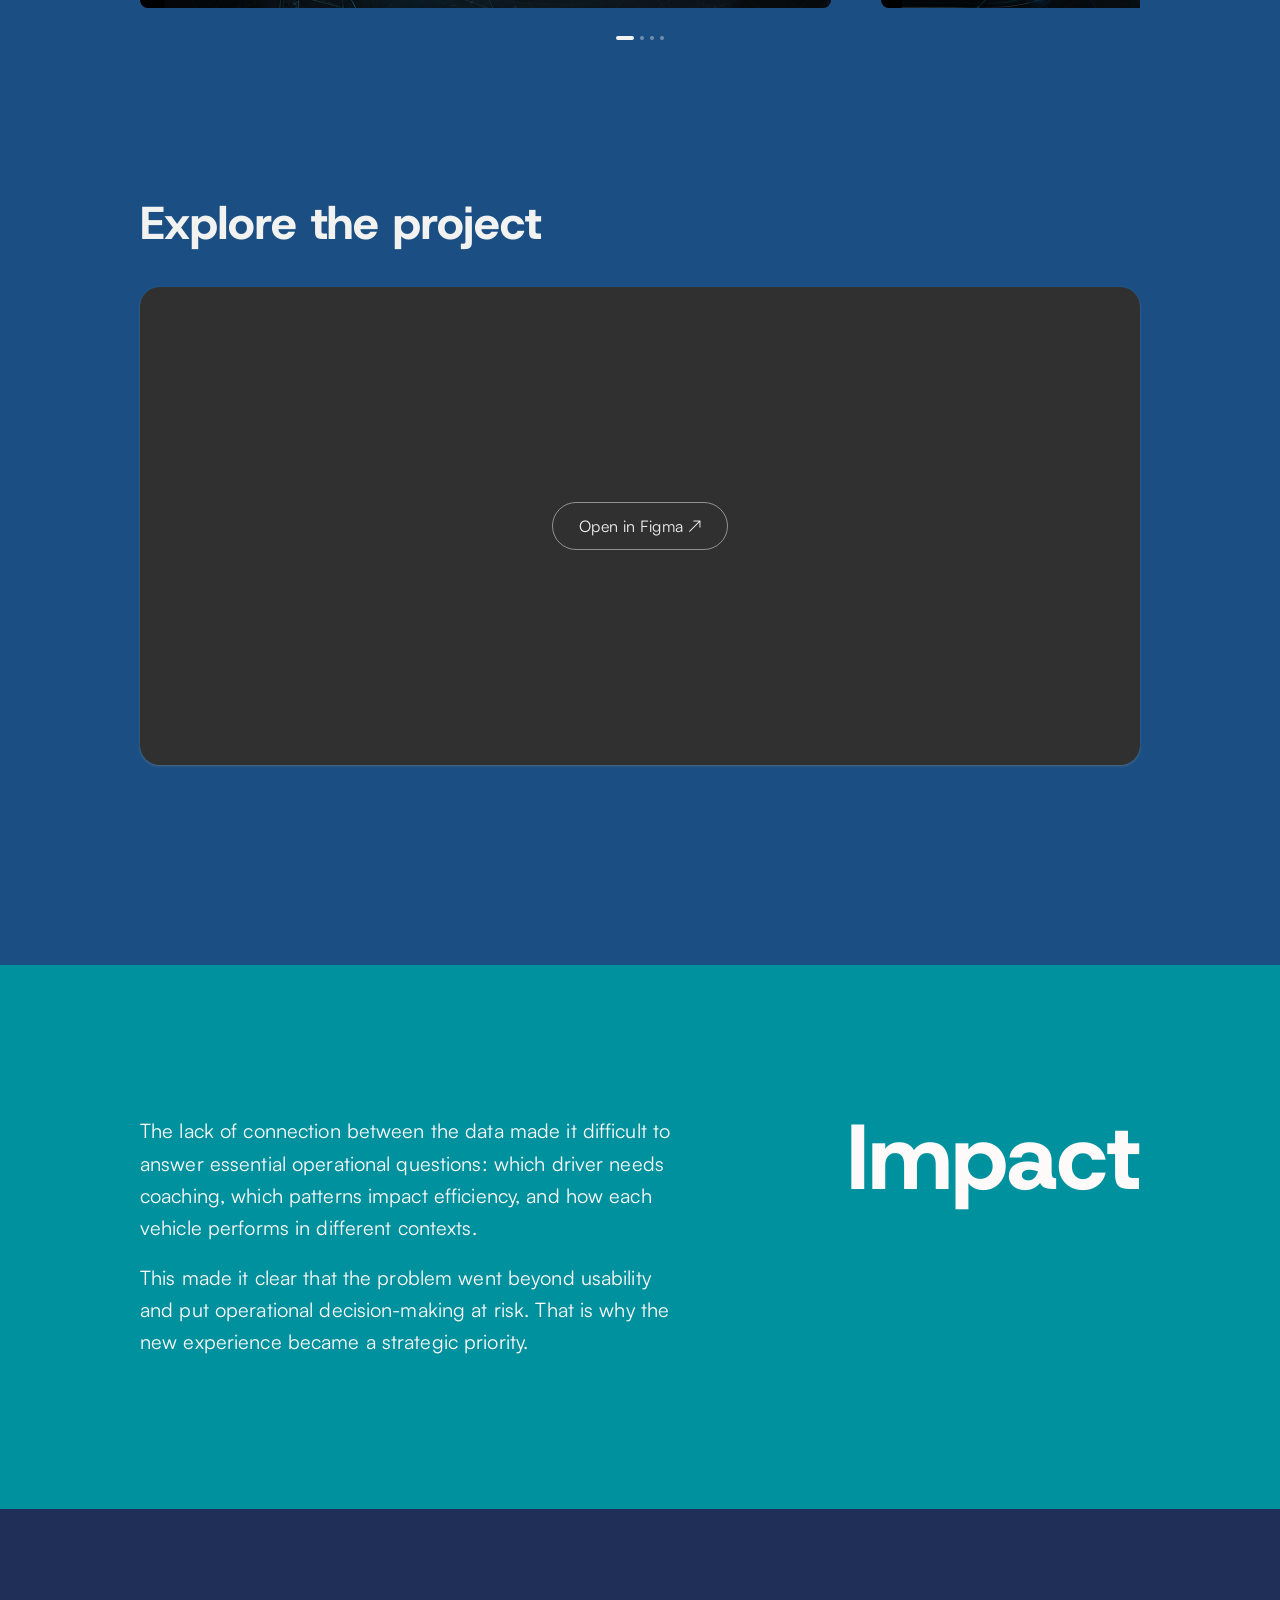
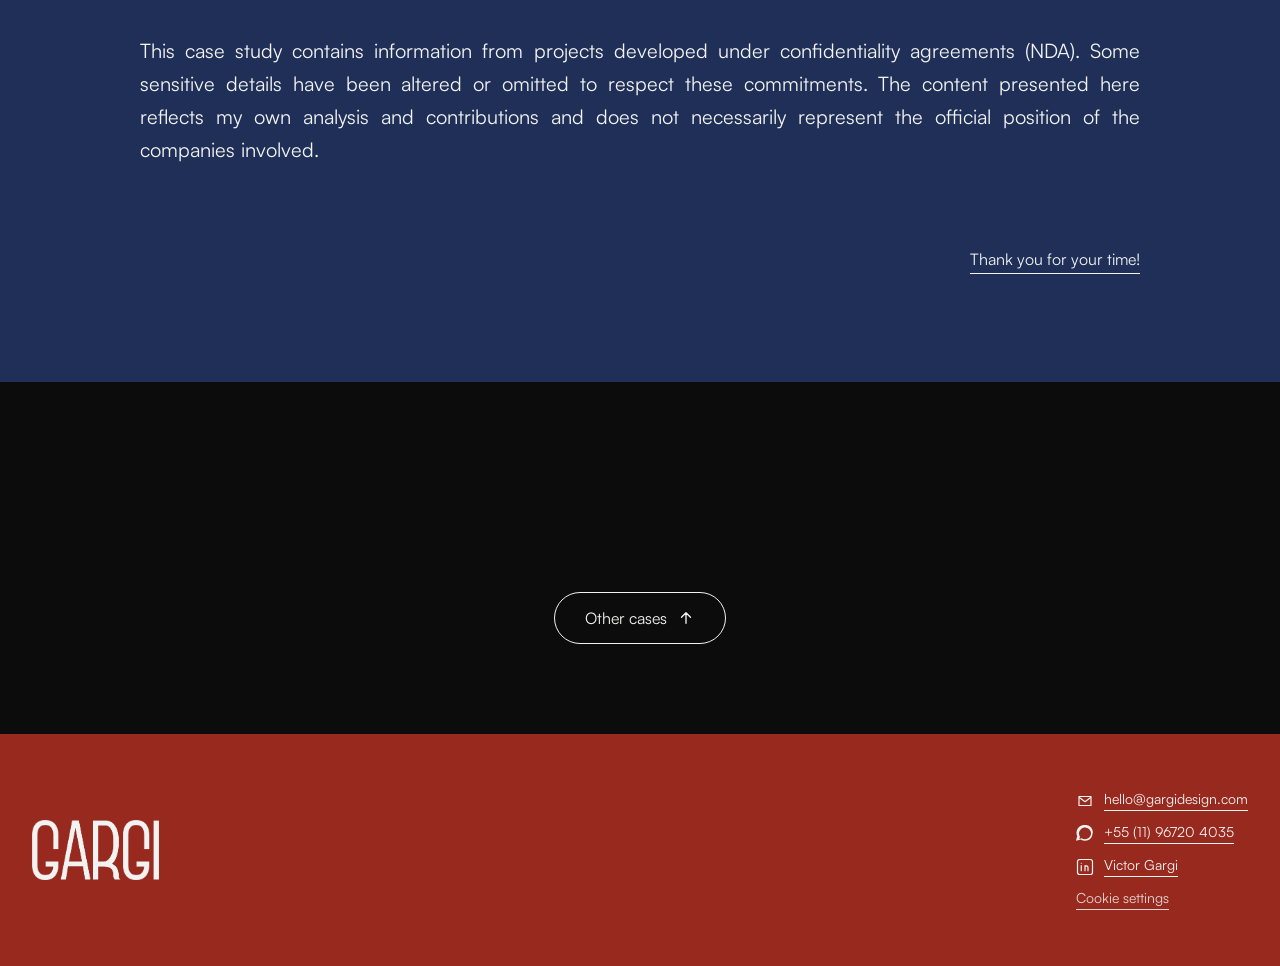
<file: en/case-volkswagen.html>
<!DOCTYPE html>
<html lang="en">
<head>
<meta charset="UTF-8">
<meta name="viewport" content="width=device-width, initial-scale=1.0">
<!-- Consentimento LGPD + Google Tag Manager (GA4 e Hotjar ficam no GTM) -->
<script src="../js/consent.js?v=202609301200"></script>
<title>Volkswagen Trucks and Buses | Gargi</title>
<meta name="description" content="Case study: how I turned fragmented fleet data into a single comparison experience for Volkswagen Trucks and Buses.">
<!-- Prévia de link (WhatsApp, LinkedIn etc.). Sem isso usavam a 1ª imagem da página -->
<meta property="og:type" content="website">
<meta property="og:site_name" content="Gargi">
<meta property="og:locale" content="en_US">
<meta property="og:url" content="https://gargidesign.com/en/case-volkswagen.html">
<meta property="og:title" content="Volkswagen Trucks and Buses | Gargi">
<meta property="og:description" content="Case study: how I turned fragmented fleet data into a single comparison experience for Volkswagen Trucks and Buses.">
<meta property="og:image" content="https://gargidesign.com/assets/images/og-gargi-2x.png">
<meta property="og:image:width" content="2400">
<meta property="og:image:height" content="1260">
<meta property="og:image:alt" content="Gargi">
<meta name="twitter:card" content="summary_large_image">
<link rel="stylesheet" href="../css/style.css?v=202610052000">
<link rel="stylesheet" href="../css/case.css?v=202610161600">
<link rel="stylesheet" href="../css/consent.css?v=202609300100">
</head>
<body>

<a href="#main" class="skip-link">Skip to main content</a>

<header class="site-header site-header--case">
  <div class="site-header__container">
    <a href="/en/" class="logo">
      <img src="../assets/images/logo-header-ink.png" alt="Gargi" width="86" height="40">
    </a>

    <nav class="nav" aria-label="Main navigation">
      <a href="/en/" class="nav__link">Home</a>

      <div class="nav__item nav__item--dropdown">
        <button class="nav__button" aria-expanded="false" aria-controls="projects-menu">
          Projects <span class="nav__badge">3</span>
        </button>
        <div class="nav__dropdown" id="projects-menu">
          <ul>
            <li><a href="case-volkswagen.html" aria-current="page">Volkswagen</a></li>
            <li><a href="case-claro.html">Claro Pay</a></li>
            <li><a href="case-peterson.html">Peterson Solutions</a></li>
          </ul>
        </div>
      </div>

      <div class="nav__item">
        <a href="/en/#curriculo" class="nav__link">Resume</a>
        <a href="../assets/cv-victor-gargi-en.pdf" class="nav__icon-link" aria-label="Download résumé PDF" download>
          <svg class="icon icon--download" viewBox="0 0 24 24" fill="none" aria-hidden="true"><path d="M12 3v12m0 0l-4-4m4 4l4-4M5 21h14" stroke="currentColor" stroke-width="2" stroke-linecap="round" stroke-linejoin="round"/></svg>
        </a>
      </div>

      <a href="/en/#footer" class="nav__link">Contact</a>

      <button class="lang-toggle" id="langToggle" type="button" aria-pressed="true" aria-label="Switch language to Portuguese">
        <span class="lang-toggle__label">PT-BR</span>
        <span class="lang-toggle__track"><span class="lang-toggle__thumb"></span></span>
      </button>
    </nav>
  </div>
</header>

<main id="main">

  <section class="case-hero case-section--vw-light cs-hero">
    <div class="case-section__inner">
      <img class="case-hero__logo" src="../assets/images/logo-volkswagen-hero.png" alt="Volkswagen" width="317" height="80">
      <h1 class="case-hero__title">Turning fragmented data into a single comparison experience</h1>
      <p class="case-hero__subtitle">Fleet managers already had access to a large amount of data about vehicles, routes, and drivers. The problem was that this information was scattered across different platforms.</p>
    </div>
  </section>

  <section class="case-section case-section--vw-midnight cs-intro">
    <div class="case-section__inner case-intro">
      <div class="case-blocks">
        <div class="case-block case-block--spaced">
          <h2 class="case-block__heading">Context</h2>
          <p>Volkswagen Trucks and Buses uses the RIO ecosystem to track different aspects of fleet operations.</p>
          <p class="cs-tight">Data on driver behavior, vehicles, routes, and operational efficiency was already available, but distributed across different platforms and dashboards.</p>
        </div>
        <div class="case-block">
          <h2 class="case-block__heading">The challenge</h2>
          <p>For a fleet manager to build a complete picture, it was necessary to navigate between different parts of the product, interpret information separately, and mentally connect the data. The manager had access to the data, but not necessarily to the relationship between it.</p>
          <p>Information about a driver's profile could be on one platform. Route-related data was on another. Vehicle behavior and performance information showed up on other dashboards. This made it difficult to answer important operational questions.</p>
        </div>
        <div class="case-block case-block--spaced">
          <h2 class="case-block__heading">What I did</h2>
          <p>I took part in discovery and co-creation sessions with Volkswagen directors and stakeholders, turning strategic discussions into product flows and hypotheses. I was responsible for evolving the experience architecture, creating wireframes, validating hypotheses with Engineering, mapping the real availability of data, and defining the final interface.</p>
        </div>
        <div class="case-block">
          <h2 class="case-block__heading">The result</h2>
          <p>The solution created a new comparison experience based on four main pillars: Route · Model · Vehicle · Driver.</p>
          <p class="cs-tight">The project was approved by the board, moved into production, and became a reference for new experiences within the product.</p>
        </div>
      </div>
      <h2 class="case-kicker case-kicker--sticky case-kicker--sticky-mobile">Intro</h2>
    </div>
  </section>

  <section class="case-section case-section--vw-teal cs-dados">
    <div class="case-section__inner">
      <div class="case-split">
        <h2 class="case-kicker case-kicker--sticky">Data</h2>
        <div class="case-split__text">
          <p>The problem wasn't a lack of information.</p>
          <p>In the early product discussions, it became clear that Volkswagen already had a large amount of data. The challenge was understanding which information could actually work together.</p>
          <p>The data came from different telemetry and operational tracking platforms, all related to vehicle and driver behavior.</p>
          <p>Among the available indicators were:</p>
          <p>EPK, speeding, green band, harsh braking, fuel consumption, harsh acceleration from a stop, sudden acceleration, emissions, excessive idle + AC time, idle time, excessive RPM, clutch use, and average speed.</p>
          <p>But data availability doesn't mean ease of analysis.</p>
        </div>
      </div>
      <div class="case-stats-row">
        <div class="case-stat">
          <span class="case-stat__number">4</span>
          <p class="case-stat__label">connected pillars</p>
        </div>
        <div class="case-stat">
          <span class="case-stat__number">+10</span>
          <p class="case-stat__label">flows explored</p>
        </div>
        <div class="case-stat">
          <span class="case-stat__number">13</span>
          <p class="case-stat__label">indicators analyzed</p>
        </div>
      </div>
    </div>
  </section>

  <section class="case-section case-section--vw-ivory cs-desafio">
    <div class="case-section__inner case-split case-split--reverse">
      <h2 class="case-kicker case-kicker--sticky">Challenge</h2>
      <ol class="case-numbered-list">
        <li>
          <span class="case-numbered-list__index">01</span>
          <div>
            <h3 class="case-numbered-list__heading">Order of the Pillars</h3>
            <p>The order of the pillars went through several versions. Different entry points seemed to offer more freedom, but created a new decision before the analysis even began.</p>
          </div>
        </li>
        <li>
          <span class="case-numbered-list__index">02</span>
          <div>
            <h3 class="case-numbered-list__heading">Too Much Flexibility</h3>
            <p>Where should I start? Which data point should I pick first? The experience had too much flexibility before establishing context.</p>
          </div>
        </li>
        <li>
          <span class="case-numbered-list__index">03</span>
          <div>
            <h3 class="case-numbered-list__heading">Guided, But Not Restrictive</h3>
            <p>Route became the mandatory starting point: Route → Model → Vehicle and/or Driver, without turning the flow into a rigid path.</p>
          </div>
        </li>
      </ol>
    </div>
  </section>

  <section class="case-section case-section--vw-ocean cs-solucao">
    <div class="case-section__inner">
      <h2 class="case-kicker">Solution</h2>

      <div class="case-pillars">
        <div class="case-pillar">
          <h3 class="case-pillar__heading">Discovery and Co-creation</h3>
          <div class="case-pillar__text">
            <p>The discovery sessions brought together Volkswagen directors, stakeholders, Engineering, the requirements team, and Design to align on definitions.</p>
            <p>The experience definition took into account user needs, the company's previous research, and the real availability of data on the platforms.</p>
          </div>
          <div class="case-carousel" tabindex="0" role="region" aria-label="Selection flow wireframes">
            <img src="../assets/images/case-volkswagen/wireframe-rota-2.png" alt="Wireframe: route selection with featured map" width="750" height="400" loading="lazy">
            <img src="../assets/images/case-volkswagen/wireframe-rota-1.png" alt="Wireframe: route selection grid" width="750" height="400" loading="lazy">
            <img src="../assets/images/case-volkswagen/wireframe-motorista.png" alt="Wireframe: driver selection" width="750" height="400" loading="lazy">
          </div>
        </div>
        <div class="case-pillar">
          <h3 class="case-pillar__heading">Route as the Starting Point</h3>
          <div class="case-pillar__text">
            <p>Route began to work as the initial context for the analysis. From there, the flow progressed step by step (Route → Model → Vehicle and/or Driver), narrowing the possible paths without making the experience rigid.</p>
            <p>The user could stop the setup after the vehicle, or dig deeper by including the driver.</p>
          </div>
          <div class="case-carousel case-carousel--gap-50" tabindex="0" role="region" aria-label="Final comparison screens">
            <img src="../assets/images/case-volkswagen/1.png" alt="Comparison parameter selection screen: Route, Model, Vehicle, Driver" width="691" height="400" loading="lazy">
            <img src="../assets/images/case-volkswagen/2.png" alt="Route selection screen with map" width="596" height="400" loading="lazy">
            <img src="../assets/images/case-volkswagen/5.png" alt="Driver selection screen" width="609" height="398" loading="lazy">
            <img src="../assets/images/case-volkswagen/4.png" alt="Vehicle selection screen" width="609" height="398" loading="lazy">
            <img src="../assets/images/case-volkswagen/3.png" alt="Vehicle model selection screen" width="601" height="400" loading="lazy">
          </div>
        </div>
      </div>

      <div class="cs-project">
        <h3 class="case-pillar__heading">Explore the project</h3>
        <a class="case-project-card" href="https://www.figma.com/design/tdOUUhpUYY277KtGsSUZxg/VWCO-_-Comparativos?m=auto&amp;t=867hpPi9ekcYMgg3-1" target="_blank" rel="noopener noreferrer" aria-label="Open the project in Figma (opens in a new tab)">
          <span class="case-project-card__label">Open in Figma <span class="case-project-card__arrow" aria-hidden="true">↗</span></span>
        </a>
      </div>
    </div>
  </section>

  <section class="case-section case-section--vw-teal-inv cs-impacto">
    <div class="case-section__inner case-split">
      <div class="case-split__text">
        <p>The lack of connection between the data made it difficult to answer essential operational questions: which driver needs coaching, which patterns impact efficiency, and how each vehicle performs in different contexts.</p>
        <p>This made it clear that the problem went beyond usability and put operational decision-making at risk. That is why the new experience became a strategic priority.</p>
      </div>
      <h2 class="case-kicker">Impact</h2>
    </div>
  </section>

  <section class="case-section case-section--vw-midnight case-disclosure cs-disclosure">
    <div class="case-section__inner">
      <p>This case study contains information from projects developed under confidentiality agreements (NDA). Some sensitive details have been altered or omitted to respect these commitments. The content presented here reflects my own analysis and contributions and does not necessarily represent the official position of the companies involved.</p>
      <p class="case-thanks">Thank you for your time!</p>
    </div>
  </section>

  <section class="case-section case-section--black case-others">
    <div class="case-section__inner">
      <nav class="case-next" aria-label="Other cases">
        <ul class="case-next__list" id="case-next-list">
        <li><a class="case-next__item" href="case-claro.html"><img src="../assets/images/icon-claro.png" alt="" width="120" height="122" loading="lazy"><span>Claro Pay</span></a></li>
        <li><a class="case-next__item" href="case-peterson.html"><img src="../assets/images/icon-peterson.png" alt="" width="120" height="122" loading="lazy"><span>Peterson Solutions</span></a></li>
        </ul>
        <button class="case-next__trigger" type="button" aria-expanded="false" aria-controls="case-next-list">Other cases <svg class="case-next__arrow" viewBox="0 0 24 24" fill="none" aria-hidden="true"><path d="M12 19V5m0 0l-6 6m6-6l6 6" stroke="currentColor" stroke-width="1.8" stroke-linecap="round" stroke-linejoin="round"/></svg></button>
      </nav>
    </div>
  </section>

</main>

<footer class="site-footer" id="footer">
  <div class="site-footer__container">
    <a href="/en/" class="logo logo--footer">
      <img src="../assets/images/logo-footer.png" alt="Gargi" width="127" height="60" onerror="this.style.opacity=0">
    </a>

    <div class="footer-contact">
      <button class="footer-contact__item" id="copyEmail" type="button">
        <svg class="icon" viewBox="0 0 24 24" fill="none" aria-hidden="true"><path d="M4 6h16v12H4z" stroke="currentColor" stroke-width="1.6" stroke-linejoin="round"/><path d="M4 7l8 6 8-6" stroke="currentColor" stroke-width="1.6" stroke-linejoin="round"/></svg>
        <span><!--email_off-->hello@gargidesign.com<!--/email_off--></span>
      </button>
      <a class="footer-contact__item" href="https://wa.me/5511967204035" target="_blank" rel="noopener">
        <svg class="icon" viewBox="0 0 24 24" fill="none" aria-hidden="true"><path d="M20.5 3.5A10.4 10.4 0 0012 0 10.5 10.5 0 001.6 14.8L0 21l6.4-1.6A10.5 10.5 0 0012 21a10.4 10.4 0 008.5-4.4A10.4 10.4 0 0022 12a10.4 10.4 0 00-1.5-8.5zM12 19a8 8 0 01-4.1-1.1l-.3-.2-3.1.8.8-3-.2-.3A8 8 0 1120 12a8 8 0 01-8 7z" fill="currentColor"/></svg>
        <span>+55 (11) 96720 4035</span>
      </a>
      <a class="footer-contact__item" href="https://www.linkedin.com/in/victor-gargi/" target="_blank" rel="noopener">
        <svg class="icon" viewBox="0 0 24 24" fill="none" aria-hidden="true"><rect x="2" y="2" width="20" height="20" rx="3" stroke="currentColor" stroke-width="1.6"/><path d="M7 10v7M7 7v.01M12 17v-4.5a2 2 0 014 0V17M12 10v7" stroke="currentColor" stroke-width="1.6" stroke-linecap="round"/></svg>
        <span>Victor Gargi</span>
      </a>
    </div>
  </div>
</footer>

<script src="../js/case-motion.js?v=202610161200"></script>
<script src="../js/main.js?v=202609292010"></script>
</body>
</html>
</file>
<file: css/style.css>
/* ===================================================================
   Gargi — Portfolio · Design tokens & base
   Fonte de verdade: Figma "gargiPortfolio2026" · frame "01 - Home"

   Fontes (definitivas):
   - Satoshi: hospedada localmente (assets/fonts) — licença confirmada
     (Indian Type Foundry / Fontshare, uso comercial + web liberado).
   - Host Grotesk: hospedada localmente (assets/fonts), fonte de exibição
     definitiva para títulos grandes — licença SIL Open Font License
     (Google Fonts / Element Type), uso comercial + web liberado.
     Fonte variável (var. weight axis 100–900), um único arquivo cobre
     todos os pesos.
   =================================================================== */

@font-face {
  font-family: 'Satoshi';
  src: url('../assets/fonts/satoshi-regular.woff2') format('woff2');
  font-weight: 400; font-style: normal; font-display: swap;
}
@font-face {
  font-family: 'Satoshi';
  src: url('../assets/fonts/satoshi-italic.woff2') format('woff2');
  font-weight: 400; font-style: italic; font-display: swap;
}
@font-face {
  font-family: 'Satoshi';
  src: url('../assets/fonts/satoshi-light.woff2') format('woff2');
  font-weight: 300; font-style: normal; font-display: swap;
}
@font-face {
  font-family: 'Satoshi';
  src: url('../assets/fonts/satoshi-medium.woff2') format('woff2');
  font-weight: 500; font-style: normal; font-display: swap;
}
@font-face {
  font-family: 'Satoshi';
  src: url('../assets/fonts/satoshi-bold.woff2') format('woff2');
  font-weight: 700; font-style: normal; font-display: swap;
}
@font-face {
  font-family: 'Satoshi';
  src: url('../assets/fonts/satoshi-black.woff2') format('woff2');
  font-weight: 900; font-style: normal; font-display: swap;
}

@font-face {
  font-family: 'Host Grotesk';
  src: url('../assets/fonts/host-grotesk-variable.woff2') format('woff2-variations');
  font-weight: 100 900; font-style: normal; font-display: swap;
}
@font-face {
  font-family: 'Host Grotesk';
  src: url('../assets/fonts/host-grotesk-italic-variable.woff2') format('woff2-variations');
  font-weight: 100 900; font-style: italic; font-display: swap;
}

:root {
  /* cores */
  --ink: #172131;              /* texto principal / header / bg currículo */
  --card-ink: #0c0c0c;         /* texto dos cards de projeto */
  --paper: #ffffff;
  --paper-alt: #f2f2f1;
  --cream: #f9dc89;            /* texto sobre fundo escuro (currículo) */
  --red-pattern: #971f27;      /* PatternRed */
  --red-footer: #97291f;       /* fundo do footer */
  --orange-pattern: #FFB956;   /* PatternOrange — sólido, sem transparência */
  --curve-red: #971f27;        /* texto curvo "Design Systems..." */

  --accent-blue: #3d66a3;      /* tags Volkswagen */
  --accent-red: #a90000;       /* tags Claro */
  --accent-navy: #334676;      /* tags Peterson */

  /* tipografia */
  --font-display: 'Host Grotesk', 'Satoshi', sans-serif;
  --font-body: 'Satoshi', sans-serif;

  /* layout */
  --gutter: 140px;
  --header-h: 64px;
  --max-w: 1440px;
}

* { box-sizing: border-box; }
/* overflow-x: clip (em vez de hidden) corta o vazamento horizontal sem transformar
   html/body em contêiner de rolagem — com hidden nos dois, position: sticky
   (header, títulos de seção) deixa de funcionar. hidden fica como fallback. */
html { scroll-behavior: smooth; overflow-x: hidden; overflow-x: clip; }
body {
  margin: 0;
  background: var(--paper-alt); /* F2F2F1 — o header e os cards ficam #FFFFFF por cima, criando o contraste */
  color: var(--ink);
  font-family: var(--font-body);
  -webkit-font-smoothing: antialiased;
  overflow-x: hidden; /* contém o vazamento proposital do PatternOrange/PatternRed sem alargar a página */
  overflow-x: clip;
}
img { max-width: 100%; display: block; }
a { color: inherit; text-decoration: none; }
ul, ol { margin: 0; padding: 0; list-style: none; }
h1, h2, h3, p { margin: 0; }
button { font: inherit; background: none; border: none; cursor: pointer; color: inherit; padding: 0; }

.skip-link {
  position: absolute;
  left: 112px;
  top: -47px;
  width: 173px;
  padding: 10px 14px;
  background: var(--ink);
  color: var(--paper);
  border-radius: 0 0 8px 8px;
  z-index: 1000;
  transition: top .2s ease;
}
.skip-link:focus { top: 0; }

.icon { width: 18px; height: 18px; }

/* ===================================================================
   Header
   =================================================================== */
.site-header {
  position: sticky;
  top: 0;
  z-index: 100;
  background: var(--paper);
  height: var(--header-h);
  display: flex;
  align-items: center;
}
.site-header__container {
  width: 100%;
  max-width: var(--max-w);
  margin: 0 auto;
  display: flex;
  align-items: center;
  justify-content: space-between;
  padding: 16px 32px;
}
.logo img { height: 36px; width: auto; }

.nav { display: flex; align-items: center; gap: 38px; }
.nav__link, .nav__button {
  font-family: var(--font-body);
  font-weight: 500;
  font-size: 14px;
  color: var(--ink);
  display: inline-flex;
  align-items: center;
}
.nav__item { display: flex; align-items: center; gap: 9px; position: relative; }
.nav__item--dropdown { gap: 7px; }
.nav__button { gap: 7px; }
.nav__badge {
  background: var(--ink);
  color: var(--paper-alt);
  font-size: 9px;
  border-radius: 999px;
  padding: 1px 8px 2px;
  line-height: normal;
}
.nav__icon-link { color: var(--ink); display: inline-flex; }
.nav__icon-link .icon { width: 14px; height: 14px; }

.nav__dropdown {
  position: absolute;
  top: 100%;
  left: 50%;
  transform: translateX(-50%);
  padding-top: 13px;
  width: 280px;
  opacity: 0;
  pointer-events: none;
  transition: opacity .15s ease;
}
.nav__item--dropdown:hover .nav__dropdown,
.nav__item--dropdown:focus-within .nav__dropdown,
.nav__item--dropdown.is-open .nav__dropdown {
  opacity: 1;
  pointer-events: auto;
}
.nav__dropdown ul {
  background: var(--orange-pattern); /* mesmo amarelo da faixa do "&" na hero */
  border-radius: 14px;
  padding: 21px 24px 21px 38px;
  display: flex;
  flex-direction: column;
  gap: 20px;
}
.nav__dropdown a { font-size: 17px; color: var(--ink); }

.lang-toggle { display: inline-flex; align-items: center; gap: 7px; }
.lang-toggle__label { font-family: var(--font-body); font-weight: 500; font-size: 14px; }
.lang-toggle__track {
  position: relative;
  width: 52px;
  height: 26px;
  border: 1px solid var(--ink);
  border-radius: 999px;
  display: block;
}
.lang-toggle__thumb {
  position: absolute;
  top: 1px;
  left: 1px;
  width: 22px;
  height: 22px;
  border-radius: 50%;
  background: var(--ink);
  transition: transform .2s ease;
}
.lang-toggle[aria-pressed="true"] .lang-toggle__thumb { transform: translateX(26px); }

/* --- Menu mobile (hambúrguer) — o botão é criado por main.js --- */
.nav-toggle { display: none; }

@media (max-width: 820px) {
  .nav-toggle {
    display: inline-flex;
    flex-direction: column;
    justify-content: center;
    gap: 6px;
    width: 44px;
    height: 44px;
    margin-right: -10px;
    padding: 10px;
    background: none;
    border: 0;
    color: var(--ink);
    cursor: pointer;
  }
  .nav-toggle__bar {
    display: block;
    width: 100%;
    height: 2px;
    border-radius: 2px;
    background: currentColor;
    transition: transform .35s cubic-bezier(.16,.8,.3,1), opacity .2s ease;
  }
  .is-menu-open .nav-toggle__bar:nth-child(1) { transform: translateY(8px) rotate(45deg); }
  .is-menu-open .nav-toggle__bar:nth-child(2) { opacity: 0; }
  .is-menu-open .nav-toggle__bar:nth-child(3) { transform: translateY(-8px) rotate(-45deg); }

  /* Painel: ocupa a tela abaixo do header */
  .js-nav .nav {
    position: fixed;
    top: var(--header-h);
    left: 0; right: 0; bottom: 0;
    flex-direction: column;
    align-items: flex-start;
    flex-wrap: nowrap;
    gap: 28px;
    padding: 36px var(--gutter) 48px;
    background: var(--paper);
    overflow-y: auto;
    opacity: 0;
    visibility: hidden;
    transform: translateY(-12px);
    transition: opacity .3s ease, transform .35s cubic-bezier(.16,.8,.3,1), visibility 0s linear .35s;
  }
  .js-nav.is-menu-open .nav {
    opacity: 1;
    visibility: visible;
    transform: none;
    transition-delay: 0s;
  }
  /* Itens entram em cascata */
  .js-nav .nav > * {
    opacity: 0;
    transform: translateY(10px);
    transition: opacity .35s ease, transform .45s cubic-bezier(.16,.8,.3,1);
  }
  .js-nav.is-menu-open .nav > * { opacity: 1; transform: none; }
  .js-nav.is-menu-open .nav > :nth-child(2) { transition-delay: .04s; }
  .js-nav.is-menu-open .nav > :nth-child(3) { transition-delay: .08s; }
  .js-nav.is-menu-open .nav > :nth-child(4) { transition-delay: .12s; }
  .js-nav.is-menu-open .nav > :nth-child(5) { transition-delay: .16s; }

  .js-nav .nav__link,
  .js-nav .nav__button {
    font-family: var(--font-display);
    font-weight: 800;
    font-size: 28px;
    line-height: 1.1;
  }
  .js-nav .nav__badge { font-size: 11px; }
  .js-nav .nav__icon-link .icon { width: 20px; height: 20px; }

  /* "Projetos": a lista fica sempre aberta dentro do painel */
  .js-nav .nav__item--dropdown { flex-direction: column; align-items: flex-start; gap: 0; }
  .js-nav .nav__dropdown {
    position: static;
    width: auto;
    padding-top: 14px;
    opacity: 1;
    pointer-events: auto;
    transform: none;
    transition: none;
  }
  /* Os estados hover/foco/aberto do desktop têm especificidade maior e
     reaplicavam o translate(-50%), empurrando a lista pra fora da tela */
  .js-nav .nav__item--dropdown:hover .nav__dropdown,
  .js-nav .nav__item--dropdown:focus-within .nav__dropdown,
  .js-nav .nav__item--dropdown.is-open .nav__dropdown {
    transform: none;
  }
  .js-nav .nav__dropdown ul {
    background: none;
    backdrop-filter: none;
    padding: 0 0 0 4px;
    gap: 12px;
  }
  .js-nav .nav__dropdown ul li { opacity: 1; transform: none; }
  .js-nav .nav__dropdown a { font-size: 18px; }
  .js-nav .lang-toggle { margin-top: 8px; }

  html.is-menu-locked { overflow: hidden; }
}

@media (max-width: 820px) and (prefers-reduced-motion: reduce) {
  .js-nav .nav, .js-nav .nav > *, .nav-toggle__bar { transition: none; }
}

/* ===================================================================
   Hero
   =================================================================== */
.section-hero {
  position: relative;
  max-width: var(--max-w);
  margin: 0 auto;
  padding: 40px var(--gutter) 140px; /* mais respiro entre o título e os cases */
  overflow: visible;
}

.hero-heading {
  position: relative;
  z-index: 1;
  font-family: var(--font-display);
  font-weight: 700;
  color: var(--ink);
  margin: 0 0 8px;
  /* matches block1's own font-size — needed so .curved-text (a direct child
     used purely for em-based responsive sizing) inherits the right scale */
  font-size: clamp(48px, 13.5vw, 194px);
}

/* Line 1+2 "Design de / Produto &" — Figma: 194px / line-height 149px */
.hero-heading__block1 {
  font-size: clamp(48px, 13.5vw, 194px);
  line-height: 0.9;   /* Figma: 149/194=0.768, mas a fonte substituta (General Sans) tem
                          ascendente/descendente maiores que a Typo Grotesk original — 0.9
                          evita colisão entre linhas. Reavaliar quando trocarmos a fonte real. */
}
.tr-design    { letter-spacing: -0.046em; }  /* -9px  @194px */
.tr-gap       { letter-spacing: -0.093em; }  /* -18px @194px */
.tr-de        { letter-spacing: -0.052em; }  /* -10px @194px */
.tr-produto   { letter-spacing: -0.057em; }  /* -11px @194px */

/* Line 3 "Experiência" — Figma: 231px / line-height 110px, distinctly bigger + tighter */
.hero-heading__block2 {
  font-size: clamp(57px, 16.1vw, 231px);
  line-height: 0.65;   /* Figma: 110/231=0.476 — mesma ressalva de métrica da fonte acima */
  letter-spacing: -0.048em; /* -11px @231px */
  margin-top: 0.02em;
}

/* PatternOrange — highlight bar centered on the & glyph (vertically centered
   via top:50%/translateY, so it tracks the glyph's own line box regardless
   of font metrics) and bled out to the true right edge of the page — same
   "past the page" language as the case cards below. */
.amp-wrap {
  position: relative;
  display: inline-block;
}
.tr-amp {
  position: relative;
  z-index: 2;
  letter-spacing: 0.026em; /* +5px @194px */
  font-weight: 400;
}
.pattern-orange {
  position: absolute;
  left: -0.18em;
  top: 50%;
  width: 100vw;
  height: 0.85em;
  background: var(--orange-pattern);
  border-radius: 0.2em;
  z-index: 0;
  transform: translateY(-50%);
  transform-origin: left center;
}

/* Curved "wheel" — lives inside the hero heading (so its em-based size
   tracks the heading's responsive font-size) but is unpinned from the &
   and anchored instead to the heading's own right edge, bleeding out past
   the page's right edge (clipped by body's overflow-x: hidden). Negative
   z-index so it passes BEHIND both the orange badge and the heading
   lettering, instead of sitting on top of them. */
.curved-text {
  position: absolute;
  top: -0.1em;
  right: -1.1em;
  width: 2.4em;
  height: 2.4em;
  overflow: visible;
  z-index: -1;
  pointer-events: none;
}
.curved-text text {
  font-family: var(--font-body);
  font-weight: 500;
  font-size: 39px;
  letter-spacing: -1px;
  text-transform: uppercase;
  fill: var(--curve-red);
}

.hero-subtitle {
  position: relative;
  z-index: 1;
  font-family: var(--font-body);
  font-weight: 500;
  font-size: clamp(22px, 2.7vw, 40px);
  line-height: 1.35;
  margin-top: 40px;
}

/* ===================================================================
   Projects — case cards (identity: left edge glued to frame border,
   asymmetric right gap — same "bleed" language as PatternOrange/Red)
   =================================================================== */
.section-projects {
  display: flex;
  flex-direction: column;
  max-width: var(--max-w);
  margin: 0 auto;
  padding-bottom: 100px; /* mais respiro entre os cases e o currículo */
  /* quanto os cards precisam "vazar" pra esquerda pra alcançar a borda real
     da janela (não só a borda do container centralizado) — 0 quando a
     janela é mais estreita que --max-w, já que aí o container já encosta
     na borda real e não há o que compensar. */
  --edge-bleed: min(0px, calc((var(--max-w) - 100vw) / 2));
}

.case-card { padding: 32px 80px 32px 0; }
.case-card__inner {
  background: var(--paper);
  border-radius: 0 40px 40px 0;
  display: flex;
  gap: 48px;
  align-items: flex-start;
  /* o vazamento vai só no retângulo/fundo visual (esse box), não no
     .case-card em volta — por isso o padding-left cresce na mesma medida
     que a margem negativa encolhe: o conteúdo (ícone/texto) continua
     exatamente na mesma posição de antes, só o fundo branco que se estende
     mais pra esquerda. Isso evita que o card "infle" de tamanho total. */
  margin-left: var(--edge-bleed);
  width: calc(100% - var(--edge-bleed));
  padding: 41px 90px 32px calc(var(--gutter) - var(--edge-bleed));
  min-height: 300px;
}
.case-card__brand { display: flex; flex-direction: column; gap: 15px; flex-shrink: 0; }
.case-card__client { font-family: var(--font-body); font-size: 16px; color: var(--card-ink); }
.case-card__icon {
  width: 187px;
  height: 187px;
  border-radius: 24px;
  overflow: hidden;
  background: #f2f2f1;
}
.case-card__icon img { width: 100%; height: 100%; object-fit: cover; }

.case-card__content {
  position: relative;
  flex: 1 1 0;
  display: flex;
  flex-direction: column;
  justify-content: space-between;
  min-height: 227px;
}
.case-card__view {
  position: absolute;
  right: -42px;
  bottom: 8px;
  font-family: var(--font-body);
  font-weight: 300;
  font-size: 32px;
  color: var(--card-ink);
  display: inline-flex;
}
.case-card__view .plus { letter-spacing: -5px; }
.case-card__heading {
  font-family: var(--font-display);
  font-weight: 400;
  font-size: clamp(24px, 2.6vw, 40px);
  line-height: 1.25;
  color: var(--card-ink);
  max-width: 46ch;
}
.case-card__tags { display: flex; flex-wrap: wrap; gap: 12px 16px; margin-top: 16px; } /* 12px entre linhas quando as tags quebram (tablet) */
.tag {
  font-family: var(--font-body);
  font-weight: 500;
  font-size: 12px;
  border: 1px solid;
  border-radius: 40px;
  padding: 9px 25px;
  white-space: nowrap;
}
.tag--blue { color: var(--accent-blue); border-color: var(--accent-blue); }
.tag--red { color: var(--accent-red); border-color: var(--accent-red); }
.tag--navy { color: var(--accent-navy); border-color: var(--accent-navy); }

/* ===================================================================
   Currículo (resume)
   =================================================================== */
.section-resume {
  background: var(--ink); /* fundo sempre full-bleed, sem max-width aqui */
  color: var(--cream);
}
.section-resume__container {
  /* mesma estrutura do .section-hero: centraliza E aplica o gutter no
     mesmo elemento — antes o gutter era aplicado no .section-resume (full
     width) e só depois centralizava por dentro, o que gerava um inset
     diferente do resto da página sempre que a tela é mais larga que
     --max-w + gutters. Não mexe em nada da faixa/tag, que usa left:-100vw
     relativo ao próprio .resume-daterange, independente desse padding. */
  position: relative;
  max-width: var(--max-w);
  margin: 0 auto;
  padding: 112px var(--gutter);
}

.resume-header {
  position: relative;
  z-index: 1;
  display: flex;
  flex-direction: column;
  align-items: flex-start; /* sem isso, o flex esticava heading E faixa pra
                               largura toda do container (causa raiz do
                               "Currículo" e da medição em JS saírem errados) */
  gap: 0;
  /* setado pelo main.js com a largura real renderizada de .resume-heading
     ("Currículo"), pra faixa terminar exatamente no fim da palavra —
     mantido como fallback até o JS rodar */
  --resume-stripe-w: 320px;
}
.resume-heading {
  display: inline-block;
  font-family: var(--font-display);
  font-weight: 400;
  font-size: clamp(72px, 13.5vw, 194px);
  letter-spacing: -0.045em;
  line-height: 1.02;
  color: var(--cream);
}
/* PatternRed — largura travada no fim de "Currículo" (--resume-stripe-w),
   data alinhada à direita com 42px de margem até a ponta da tag, ponta
   arredondada à direita e sangrando pela esquerda (bem além da borda real
   da página). */
.resume-daterange {
  position: relative;
  display: flex;
  align-self: flex-start; /* .resume-header é flex-column e por padrão
                              esticava esse item pra largura toda */
  align-items: center;
  justify-content: flex-end;
  gap: 18px;
  padding-right: 42px;
  width: var(--resume-stripe-w);
  font-family: var(--font-body);
  font-weight: 400;
  font-size: clamp(36px, 5.5vw, 80px);
  letter-spacing: -0.08em;
  color: var(--cream);
}
.resume-daterange::before {
  content: '';
  position: absolute;
  top: 50%;
  left: -100vw;
  right: 0;
  transform: translateY(-50%);
  height: 1.2em;
  border-radius: 0 20px 20px 0;
  background: var(--red-pattern);
  z-index: 0;
}
.resume-daterange > * { position: relative; z-index: 1; }

.resume-list { position: relative; z-index: 1; padding-top: 40px; }
.resume-item {
  display: flex;
  gap: 80px;
  padding: 27px 0 34px;
}
.resume-item__who { flex: 0 0 251px; display: flex; flex-direction: column; gap: 4px; }
.resume-item__who h3 {
  font-family: var(--font-display);
  font-weight: 800;
  font-size: 28px;
  color: var(--cream);
  margin-bottom: 6px;
}
.resume-item__via { font-family: var(--font-body); font-size: 14px; color: var(--cream); }
.resume-item__role { font-family: var(--font-body); font-weight: 700; font-size: 14px; color: var(--cream); }
.resume-item__desc {
  flex: 1 1 0;
  max-width: 760px;
  font-family: var(--font-body);
  font-size: 20.9px;
  line-height: 1.4;
  text-align: justify;
  color: var(--cream);
}
.resume-item__date {
  flex: 0 0 150px;
  text-align: right;
  font-family: var(--font-body);
  font-size: 14px;
  color: var(--cream);
}

.resume-actions {
  position: relative;
  z-index: 1;
  display: flex;
  justify-content: center;
  gap: 16px;
  padding-top: 56px;
  flex-wrap: wrap;
}
.pill-button {
  display: inline-flex;
  align-items: center;
  gap: 16px;
  min-width: 190px;
  justify-content: center;
  padding: 13px 33px;
  border-radius: 999px;
  border: 1px solid var(--cream);
  font-family: var(--font-body);
  font-size: 14px;
  color: var(--cream);
}
.pill-button .icon { width: 18px; height: 18px; }

/* ===================================================================
   Footer
   =================================================================== */
.site-footer { background: var(--red-footer); color: var(--paper-alt); }
.site-footer__container {
  max-width: var(--max-w);
  margin: 0 auto;
  display: flex;
  align-items: center;
  justify-content: space-between;
  /* mesmo recuo lateral do .site-header__container, pra o logo do rodapé
     ficar alinhado com o do header */
  padding: 56px 32px;
  flex-wrap: wrap;
  gap: 40px;
}
.logo--footer img { height: 60px; width: auto; }

.footer-contact { display: flex; flex-direction: column; gap: 12px; align-items: flex-start; }
.footer-contact__item {
  display: inline-flex;
  align-items: center;
  gap: 10px;
  font-family: var(--font-body);
  font-size: 14px;
  color: var(--paper-alt);
}
.footer-contact__item span {
  border-bottom: 1px solid var(--paper-alt);
  padding-bottom: 2px;
}
.footer-contact__item .icon { width: 18px; height: 18px; }

/* ===================================================================
   Microinterações
   =================================================================== */

/* --- Entrada do Hero: fade + slide sutil ao carregar, um após o outro --- */
.js-hero-in {
  opacity: 0;
  transform: translateY(18px);
  transition: opacity .8s cubic-bezier(.16,.8,.3,1), transform .8s cubic-bezier(.16,.8,.3,1);
  transition-delay: var(--d, 0ms);
}
.js-hero-in.is-in { opacity: 1; transform: translateY(0); }
/* título: o h1 só faz fade (leva o texto curvo junto); o resto entra em
   sequência — "Design de" e "Produto" deslizando da esquerda, a faixa laranja
   vindo da direita (de fora da página) e "Experiência" da esquerda; o "&" só
   entra depois que a faixa assenta, deslizando por cima dela */
.hero-heading.js-hero-in { transform: none; }
.hero-line { display: block; }
.hero-line.js-hero-in,
.tr-produto.js-hero-in {
  display: inline-block;
  transform: translateX(-0.35em);
  transition-duration: .9s;
}
.hero-line.js-hero-in { display: block; }
.hero-line.js-hero-in.is-in,
.tr-produto.js-hero-in.is-in { transform: translateX(0); }
/* faixa: entra inteira pela direita, sem fade (já começa fora da tela) */
.pattern-orange.js-hero-in {
  opacity: 1;
  transform: translate(100%, -50%);
  transition: transform 1s cubic-bezier(.16,.8,.3,1) var(--d, 0ms);
}
.pattern-orange.js-hero-in.is-in { transform: translate(0, -50%); }
/* "&": percorre um bom trecho da faixa; o fade é curto para o deslize aparecer */
.tr-amp.js-hero-in {
  display: inline-block;
  transform: translateX(2em);
  transition: opacity .3s ease var(--d, 0ms), transform .75s cubic-bezier(.16,.8,.3,1) var(--d, 0ms);
}
.tr-amp.js-hero-in.is-in { transform: translateX(0); }

/* Texto curvo: rotação lenta e contínua */
@media (prefers-reduced-motion: no-preference) {
  .curved-text {
    animation: spin-slow 40s linear infinite;
    transform-origin: 50% 50%;
  }
}
@keyframes spin-slow { to { transform: rotate(360deg); } }

/* --- Navegação --- */
.nav__link, .nav__button {
  position: relative;
}
.nav__link::after, .nav__button::after {
  content: '';
  position: absolute;
  left: 0; right: 0; bottom: -4px;
  height: 1px;
  background: currentColor;
  transform: scaleX(0);
  transform-origin: left;
  transition: transform .3s cubic-bezier(.16,.8,.3,1);
}
.nav__link:hover::after, .nav__button:hover::after,
.nav__link:focus-visible::after, .nav__button:focus-visible::after { transform: scaleX(1); }

.nav__dropdown {
  transform: translate(-50%, 6px);
  transition: opacity .25s ease, transform .25s cubic-bezier(.16,.8,.3,1);
}
.nav__item--dropdown:hover .nav__dropdown,
.nav__item--dropdown:focus-within .nav__dropdown,
.nav__item--dropdown.is-open .nav__dropdown {
  transform: translate(-50%, 0);
}
.nav__dropdown ul li {
  opacity: 0;
  transform: translateY(6px);
  transition: opacity .3s ease, transform .3s ease;
}
.nav__item--dropdown:hover .nav__dropdown ul li,
.nav__item--dropdown:focus-within .nav__dropdown ul li,
.nav__item--dropdown.is-open .nav__dropdown ul li { opacity: 1; transform: translateY(0); }
.nav__dropdown ul li:nth-child(1) { transition-delay: .03s; }
.nav__dropdown ul li:nth-child(2) { transition-delay: .07s; }
.nav__dropdown ul li:nth-child(3) { transition-delay: .11s; }
.nav__dropdown ul li:nth-child(4) { transition-delay: .15s; }

.lang-toggle__track { transition: border-color .2s ease; }
.lang-toggle__thumb { transition: transform .3s cubic-bezier(.34,1.56,.64,1); }
.lang-toggle:active .lang-toggle__thumb { transform: scale(.82); }
.lang-toggle[aria-pressed="true"]:active .lang-toggle__thumb { transform: translateX(26px) scale(.82); }

/* --- Cards de projeto: hover + entrada por scroll --- */
.case-card__inner {
  transition: transform .35s cubic-bezier(.16,.8,.3,1), box-shadow .35s ease;
}
.case-card__inner:hover {
  transform: translateY(-6px);
  box-shadow: 0 24px 48px -20px rgba(23, 33, 49, .28);
}
.case-card__icon { transition: transform .35s cubic-bezier(.16,.8,.3,1); }
.case-card__inner:hover .case-card__icon { transform: scale(1.04); }
.case-card__view { transition: transform .3s cubic-bezier(.16,.8,.3,1), gap .3s ease; }
.case-card__inner:hover .case-card__view { transform: translateX(6px); }

.reveal {
  opacity: 0;
  transform: translateY(32px);
  transition: opacity .7s cubic-bezier(.16,.8,.3,1), transform .7s cubic-bezier(.16,.8,.3,1);
  transition-delay: calc(var(--reveal-index, 0) * 90ms);
}
.reveal.is-in { opacity: 1; transform: translateY(0); }
/* Cards dos cases: em vez de subir, o retângulo entra inteiro da esquerda
   (de fora da página, do lado em que ele sangra). O deslize fica no
   .case-card__inner com a propriedade `translate` — separada do `transform`
   do hover — e o .case-card continua parado, para o IntersectionObserver
   enxergá-lo na posição real. */
.case-card.reveal { opacity: 1; transform: none; }
.case-card.reveal .case-card__inner {
  translate: -100% 0;
  transition:
    transform .35s cubic-bezier(.16,.8,.3,1),
    box-shadow .35s ease,
    translate 1s cubic-bezier(.16,.8,.3,1) calc(var(--reveal-index, 0) * 120ms);
}
.case-card.reveal.is-in .case-card__inner { translate: 0 0; }

/* --- Entrada do Currículo: mesma lógica da faixa laranja do hero ---
   O main.js põe .is-in no .resume-header quando ele aparece no scroll:
   "Currículo" desliza da direita e, ao mesmo tempo, a faixa vermelha entra
   inteira pela esquerda (de fora da página, do lado em que ela sangra);
   quando a faixa assenta, os números também chegam de fora da página pela
   esquerda, percorrendo a faixa, já contando do zero (a contagem é disparada
   pelo JS junto com o início desse deslize — manter o delay .6s em sincronia
   com COUNT_DELAY no main.js). */
.resume-heading {
  opacity: 0;
  transform: translateX(0.35em);
  transition: opacity .8s cubic-bezier(.16,.8,.3,1), transform .9s cubic-bezier(.16,.8,.3,1);
}
.resume-daterange::before {
  transform: translate(-100%, -50%);
  transition: transform 1s cubic-bezier(.16,.8,.3,1);
}
/* -100vw garante que eles partam de fora da tela em qualquer largura; sem
   fade, como a faixa — o que esconde é estar fora da página */
.resume-daterange > * {
  transform: translateX(-100vw);
  transition: transform 1s cubic-bezier(.16,.8,.3,1) .6s;
}
.resume-header.is-in .resume-heading,
.resume-header.is-in .resume-daterange > * { opacity: 1; transform: translateX(0); }
.resume-header.is-in .resume-daterange::before { transform: translate(0, -50%); }

@media (prefers-reduced-motion: reduce) {
  .js-hero-in, .hero-line.js-hero-in, .tr-produto.js-hero-in, .tr-amp.js-hero-in, .reveal { transition: none; opacity: 1; transform: none; }
  .pattern-orange.js-hero-in { transition: none; transform: translate(0, -50%); }
  .curved-text { animation: none; }
  .case-card__inner, .case-card__icon, .case-card__view, .lang-toggle__thumb { transition: none; }
  .case-card.reveal .case-card__inner { transition: none; translate: none; }
  .resume-heading, .resume-daterange > * { transition: none; opacity: 1; transform: none; }
  .resume-daterange::before { transition: none; transform: translateY(-50%); }
}

/* ===================================================================
   Responsive
   =================================================================== */
/* Tablet: as 3 colunas do currículo (251px + 150px fixos + vãos de 80px)
   espremiam a descrição em ~180px. A data desce para baixo do nome/cargo
   e a descrição fica com o resto da largura. */
@media (min-width: 901px) and (max-width: 1200px) {
  /* Cards de case: logo 20% menor (187 → 150px), vão menor e menos sobra à
     direita, para a coluna do título/tags ganhar ~115px. O recuo à esquerda
     não muda, para continuar alinhado com a hero. */
  .case-card { padding-right: 40px; }
  .case-card__inner { gap: 40px; padding-right: 64px; min-height: 0; }
  .case-card__icon { width: 150px; height: 150px; border-radius: 19px; }
  .case-card__content { min-height: 190px; }
  .case-card__view { right: -40px; }
  .case-card__tags { padding-right: 48px; } /* a última tag não encosta no "ver +" */
  .resume-item {
    display: grid;
    grid-template-columns: 220px minmax(0, 1fr);
    grid-template-rows: auto 1fr;
    gap: 12px 48px;
  }
  .resume-item__who { grid-column: 1; grid-row: 1; }
  .resume-item__date { grid-column: 1; grid-row: 2; text-align: left; }
  .resume-item__desc { grid-column: 2; grid-row: 1 / span 2; max-width: none; text-align: left; } /* justificado abre "rios" na coluna mais estreita */
}

@media (max-width: 900px) {
  :root { --gutter: 32px; }
  .nav { gap: 20px; flex-wrap: wrap; }
  .section-hero { padding-bottom: 72px; }
  .section-projects { padding-bottom: 56px; }
  .case-card { padding: 16px 24px 16px 0; }
  /* Card em grade: logo 20% menor (187 → 150px) à esquerda e o título ao
     lado, com o mesmo vão de 24px; tags e "ver +" embaixo, na largura toda
     (tags não quebram linha e não caberiam na coluna ao lado do logo).
     .case-card__brand/__content viram "contents" para os filhos entrarem
     direto na grade. */
  .case-card__inner {
    display: grid;
    /* logo: 150px a partir de ~390px; em telas mais estreitas encolhe para o
       título manter ~128px e não partir palavras no meio */
    grid-template-columns: clamp(80px, 100vw - 240px, 150px) minmax(0, 1fr);
    gap: 0 24px; /* sem o gap de 48px do desktop entre as linhas */
    padding: 32px;
    min-height: 0;
  }
  .case-card__brand, .case-card__content { display: contents; }
  .case-card__client { grid-column: 1 / -1; grid-row: 1; margin-bottom: 12px; }
  .case-card__icon {
    grid-column: 1; grid-row: 2;
    width: 100%; height: auto; aspect-ratio: 1;
    border-radius: 19px; /* 24 × 0,8 */
  }
  .case-card__heading {
    grid-column: 2 / -1; grid-row: 2;
    align-self: center;
    max-width: none;
    font-size: clamp(16px, 4.6vw, 24px);
    line-height: 1.25;
    overflow-wrap: break-word; /* rede de segurança em telas bem estreitas */
  }
  /* tags e "ver +" 20% menores, acompanhando o logo. Uma tag por linha na
     1ª coluna; o "ver +" fica na 2ª, na linha da última tag (as regras com
     :has escolhem a linha conforme o número de tags), com a linha de base do
     texto alinhada à do texto da tag. */
  .case-card__tags {
    grid-column: 1 / -1; grid-row: 3;
    display: grid;
    grid-template-columns: minmax(0, 1fr) auto;
    gap: 10px;
    justify-items: start;
    align-items: baseline;
    margin-top: 40px;
  }
  .case-card .tag { grid-column: 1; font-size: 11px; padding: 6px 20px; }
  .case-card__view {
    grid-column: 2; grid-row: 1;
    position: static;
    line-height: 1;
    font-size: 26px;
  }
  .case-card__tags:has(> .tag:nth-child(2)) .case-card__view { grid-row: 2; }
  .case-card__tags:has(> .tag:nth-child(3)) .case-card__view { grid-row: 3; }
  .case-card__tags:has(> .tag:nth-child(4)) .case-card__view { grid-row: 4; }
  .case-card__view .plus { letter-spacing: -4px; }
  /* telas bem estreitas: as tags mais longas não cabem ao lado do "ver +" —
     ele desce para uma linha própria, no canto direito */
  @media (max-width: 359px) {
    .case-card__tags:has(> .tag:nth-child(1)) .case-card__view { grid-column: 1 / -1; grid-row: auto; justify-self: end; margin-top: 6px; }
  }
  .resume-item { flex-direction: column; gap: 12px; }
  /* idem: as bases de 251px/150px viravam altura e abriam vãos entre os itens */
  .resume-item > .resume-item__who,
  .resume-item > .resume-item__desc,
  .resume-item > .resume-item__date { flex: 0 0 auto; }
  .resume-item__date { text-align: left; }
  .resume-item__desc { text-align: left; font-size: 18px; } /* justificado abre "rios" na coluna estreita */
  /* faixa "de 2019 à 2026": cresce até caber a data, sem quebrar linha */
  .resume-daterange { min-width: max-content; font-size: clamp(26px, 7.5vw, 36px); gap: 10px; padding-right: 24px; }
  .resume-daterange > * { white-space: nowrap; }
  /* contatos do rodapé: área de toque de 44px */
  .footer-contact { gap: 4px; }
  .footer-contact__item { min-height: 44px; }
}
</file>
<file: css/consent.css>
/* ===================================================================
   Gargi — Portfolio · Banner de cookies (LGPD)
   Usa os tokens de css/style.css (carregar depois dele)
   =================================================================== */

.consent-banner {
  position: fixed;
  left: 16px;
  right: 16px;
  bottom: 16px;
  z-index: 1000;
  max-width: 880px;
  margin: 0 auto;
  background: var(--ink);
  color: var(--paper-alt);
  border-radius: 16px;
  box-shadow: 0 12px 40px rgba(12, 12, 12, .28);
  opacity: 0;
  transform: translateY(16px);
  transition: opacity .35s cubic-bezier(.16,.8,.3,1), transform .45s cubic-bezier(.16,.8,.3,1);
}
.consent-banner.is-open { opacity: 1; transform: translateY(0); }
.consent-banner[hidden] { display: none; }

.consent-banner__inner {
  display: flex;
  align-items: center;
  gap: 32px;
  padding: 24px 28px;
}
.consent-banner__copy { flex: 1 1 auto; min-width: 0; }
.consent-banner__title {
  font-family: var(--font-display);
  font-size: 18px;
  font-weight: 600;
  color: var(--cream);
  margin: 0 0 6px;
}
.consent-banner__text {
  font-family: var(--font-body);
  font-size: 14px;
  line-height: 1.5;
  margin: 0;
}

.consent-banner__actions { display: flex; gap: 12px; flex-shrink: 0; }

/* mesmas proporções do .pill-button; os dois botões têm o mesmo peso
   visual, recusar é tão fácil quanto aceitar */
.consent-btn {
  display: inline-flex;
  align-items: center;
  justify-content: center;
  min-width: 120px;
  padding: 12px 28px;
  border-radius: 999px;
  border: 1px solid var(--cream);
  font-family: var(--font-body);
  font-size: 14px;
  cursor: pointer;
  transition: background-color .2s ease, color .2s ease;
}
.consent-btn--ghost { background: transparent; color: var(--cream); }
.consent-btn--ghost:hover { background: rgba(249, 220, 137, .12); }
.consent-btn--solid { background: var(--cream); color: var(--ink); }
.consent-btn--solid:hover { background: var(--orange-pattern); border-color: var(--orange-pattern); }
.consent-btn:focus-visible {
  outline: 2px solid var(--orange-pattern);
  outline-offset: 3px;
}

/* link "Preferências de cookies" no rodapé (herda .footer-contact__item) */
.footer-contact__item--cookies {
  background: none;
  border: 0;
  padding: 0;
  cursor: pointer;
  opacity: .85;
}
.footer-contact__item--cookies:hover { opacity: 1; }

@media (max-width: 720px) {
  .consent-banner__inner { flex-direction: column; align-items: stretch; gap: 20px; padding: 20px; }
  .consent-banner__actions { width: 100%; }
  .consent-btn { flex: 1 1 0; min-width: 0; }
}

@media (prefers-reduced-motion: reduce) {
  .consent-banner { transition: none; transform: none; }
}
</file>
<file: css/case.css>
/* ===================================================================
   Gargi — Portfolio · Páginas de Case (Peterson, Claro, Volkswagen)
   Fonte de verdade: Figma "gargiPortfolio2026", frames "02 - CaseControlUnion"
   (Peterson) e "03 - CaseClaro".

   Nota sobre fontes: por pedido do Victor, todo o corpo de texto foi
   normalizado para Satoshi (o Figma original misturava Inter/Lato em
   alguns blocos — resquício do template). Os títulos grandes usam
   var(--font-display) como fonte de marcação temporária, até a fonte
   definitiva (Typo Grotesk ou alternativa) ser decidida — mesmo
   esquema já usado na Home.

   Nota sobre imagens: os mockups de tela, prints de concorrentes e
   fotos do processo ainda não foram enviados — os blocos abaixo ficam
   como placeholders (onerror oculta) até chegarem os arquivos reais.
   =================================================================== */

:root {
  --case-black: #0c0c0c;
  --case-navy: #171a31;
  --case-blue-pale: #a9cee0;
  --case-purple: #414881;
  --case-red-deep: #7f160d;
  --case-terracotta: #d97466;
  --case-red-bright: #d52b1e;
  --case-cream: #f2f2f1;
}

/* --- Hero --- */
.case-hero {
  padding: 126px var(--gutter) 90px; /* 190 do layout antigo − 64 do header, que agora ocupa espaço */
  color: var(--case-cream);
}
.case-hero__logo { height: 41px; width: auto; margin-bottom: 56px; opacity: .95; }
.case-hero__title {
  font-family: var(--font-display);
  font-weight: 800;
  font-size: clamp(32px, 6vw, 92px);
  line-height: 1.0;
  letter-spacing: -0.01em;
  max-width: 1160px;
  margin: 0 0 28px;
}
.case-hero__subtitle {
  font-family: var(--font-body);
  font-size: clamp(16px, 1.6vw, 21px);
  line-height: 1.58;
  letter-spacing: 0.01em;
  max-width: 780px;
  margin: 0;
}

/* --- Section shell --- */
.case-section {
  padding: 100px var(--gutter);
}
.case-section__inner {
  max-width: 1160px;
  margin: 0 auto;
}
.case-section--black     { background: var(--case-black); color: var(--case-cream); }
.case-section--navy      { background: var(--case-navy); color: var(--case-cream); }
.case-section--blue      { background: var(--case-blue-pale); color: var(--case-navy); }
.case-section--purple    { background: var(--case-purple); color: var(--case-cream); }
.case-section--red-deep  { background: var(--case-red-deep); color: var(--case-cream); }
.case-section--terracotta{ background: var(--case-terracotta); color: var(--case-navy); }
.case-section--red-bright{ background: var(--case-red-bright); color: var(--case-cream); }
.case-section--cream     { background: var(--case-cream); color: var(--case-black); }

/* --- Kicker (título gigante de seção: "Intro", "Dados", "Problema"...) --- */
.case-kicker {
  font-family: var(--font-display);
  font-weight: 800;
  font-size: clamp(40px, 7.2vw, 115.2px);
  line-height: 0.92;
  margin: 0;
}
.case-split {
  display: flex;
  gap: 60px;
  align-items: flex-start;
  justify-content: space-between;
  flex-wrap: wrap;
}
.case-split--reverse { flex-direction: row-reverse; }
.case-split__text { flex: 1 1 480px; max-width: 620px; }
.case-split__text p + p { margin-top: 20px; }
.case-split__text p {
  font-family: var(--font-body);
  font-size: clamp(16px, 1.3vw, 20px);
  line-height: 1.62;
  margin: 0;
}

/* --- Blocos de texto (Contexto / O desafio / O que eu fiz / Resultado) --- */
.case-blocks { display: flex; flex-direction: column; gap: 52px; max-width: 700px; }
.case-block__heading {
  font-family: var(--font-display);
  font-weight: 800;
  font-size: 27px;
  margin: 0 0 16px;
}
.case-block p {
  font-family: var(--font-body);
  font-size: 20px;
  line-height: 1.62;
  margin: 0;
}
.case-block p + p { margin-top: 14px; }
.case-intro { display: flex; gap: 60px; justify-content: space-between; align-items: flex-start; flex-wrap: wrap; }
.case-intro .case-kicker { flex: 0 0 auto; }

/* --- Estatísticas simples (linha "Dados") --- */
.case-stats-row {
  display: flex;
  gap: 30px;
  flex-wrap: wrap;
  margin-top: 60px;
}
.case-stat {
  flex: 1 1 240px;
  text-align: center;
  padding: 34px 24px 28px;
}
.case-stat__number {
  font-family: var(--font-display);
  font-weight: 800;
  font-size: 64px;
  line-height: 1;
  display: block;
  margin-bottom: 14px;
}
.case-stat__label {
  font-family: var(--font-body);
  font-size: 15px;
  line-height: 1.45;
  max-width: 210px;
  margin: 0 auto;
}

/* --- Lista numerada (Problema) --- */
.case-numbered-list { list-style: none; margin: 40px 0 0; padding: 0; }
.case-numbered-list li {
  display: flex;
  gap: 24px;
  padding: 40px 0;
  border-top: 1px solid rgba(242, 242, 241, 0.15);
}
.case-numbered-list li:first-child { border-top: none; }
.case-numbered-list__index {
  font-family: var(--font-body);
  font-size: 15px;
  padding-top: 6px;
  flex: 0 0 40px;
  opacity: 0.75;
}
.case-numbered-list__heading {
  font-family: var(--font-display);
  font-weight: 800;
  font-size: clamp(28px, 3.6vw, 48px);
  line-height: 1.05;
  margin: 0 0 14px;
}
.case-numbered-list p {
  font-family: var(--font-body);
  font-size: 19px;
  line-height: 1.6;
  margin: 0;
  max-width: 680px;
}

/* --- Imagens de produto (Volkswagen: telas do produto RIO) --- */
.case-image-full {
  width: 100%;
  border-radius: 20px;
  overflow: hidden;
  margin-top: 56px;
}
.case-image-full img { width: 100%; display: block; }

.case-image-grid {
  display: flex;
  gap: 20px;
  margin-top: 40px;
  flex-wrap: wrap;
}
.case-image-grid img {
  flex: 1 1 260px;
  width: 100%;
  border-radius: 16px;
  object-fit: cover;
  display: block;
}
.case-image-grid--3 img { flex-basis: 30%; }

/* --- CTA dentro de seção de case (herda a cor do texto da seção) --- */
.case-cta {
  display: inline-flex;
  align-items: center;
  gap: 10px;
  margin-top: 30px;
  padding: 13px 30px;
  border-radius: 999px;
  border: 1px solid currentColor;
  font-family: var(--font-body);
  font-size: 14px;
  color: inherit;
  transition: background-color .25s ease, color .25s ease;
}
.case-cta:hover { background: currentColor; }
.case-section--navy .case-cta:hover,
.case-section--black .case-cta:hover,
.case-section--purple .case-cta:hover,
.case-section--red-deep .case-cta:hover,
.case-section--red-bright .case-cta:hover { color: var(--case-navy); }
.case-section--cream .case-cta:hover,
.case-section--terracotta .case-cta:hover,
.case-section--blue .case-cta:hover { color: var(--case-cream); }

/* --- Pilares com imagem (Solução) --- */
.case-pillars { display: flex; flex-direction: column; gap: 90px; margin-top: 60px; }
.case-pillar__heading {
  font-family: var(--font-display);
  font-weight: 800;
  font-size: clamp(28px, 3.6vw, 48px);
  margin: 0 0 30px;
}
.case-pillar__text { display: flex; gap: 60px; flex-wrap: wrap; margin-bottom: 34px; }
.case-pillar__text p {
  flex: 1 1 320px;
  font-family: var(--font-body);
  font-size: 19px;
  line-height: 1.6;
  text-align: justify;
  margin: 0;
}
.case-pillar__media {
  background: rgba(242, 242, 241, 0.08);
  border: 1px solid rgba(242, 242, 241, 0.18);
  border-radius: 20px;
  min-height: 340px;
  display: flex;
  align-items: center;
  justify-content: center;
  overflow: hidden;
}
.case-pillar__media img { width: 100%; height: 100%; object-fit: cover; display: block; }
.case-pillar__media--empty {
  font-family: var(--font-body);
  font-size: 14px;
  color: rgba(242, 242, 241, 0.5);
  text-align: center;
  padding: 24px;
}

/* --- Cards de resultado (Resultados Mensuráveis) --- */
.case-result-cards { display: flex; flex-direction: column; gap: 24px; margin-top: 48px; }
.case-result-card {
  background: var(--case-cream);
  color: var(--case-black);
  border-radius: 16px;
  padding: 34px;
  display: flex;
  gap: 24px;
  align-items: flex-start;
  flex-wrap: wrap;
}
.case-result-card__icon {
  width: 56px; height: 56px;
  border-radius: 20px;
  background: #1b1e42;
  flex: 0 0 56px;
}
.case-result-card__body { flex: 1 1 280px; display: flex; gap: 40px; align-items: flex-end; flex-wrap: wrap; }
.case-result-card__number {
  font-family: var(--font-display);
  font-weight: 800;
  font-size: 40px;
  color: #1b1e42;
  flex: 0 0 auto;
}
.case-result-card__text { flex: 1 1 260px; }
.case-result-card__title {
  font-family: var(--font-display);
  font-weight: 700;
  font-size: 26px;
  margin: 0 0 8px;
  color: #101828;
}
.case-result-card__desc {
  font-family: var(--font-body);
  font-size: 15px;
  line-height: 1.6;
  color: #4a5565;
  margin: 0;
}

/* --- Papel/função (Claro: "Meu papel") --- */
.case-role-list {
  display: grid;
  grid-template-columns: repeat(3, 1fr);
  gap: 32px;
  margin-top: 40px;
}
.case-role-list__heading {
  font-family: var(--font-display);
  font-weight: 800;
  font-size: 27px;
  margin: 0 0 12px;
}
.case-role-list p {
  font-family: var(--font-body);
  font-size: 16px;
  line-height: 1.5;
  margin: 0;
}

/* --- Mockups de tela (Claro: fluxo em celulares) --- */
.case-phone-row {
  display: flex;
  gap: 24px;
  overflow-x: auto;
  padding: 8px 0 16px;
  scrollbar-width: thin;
}
.case-phone {
  flex: 0 0 220px;
  aspect-ratio: 383 / 678;
  border-radius: 28px;
  background: rgba(242, 242, 241, 0.08);
  border: 1px solid rgba(242, 242, 241, 0.2);
  overflow: hidden;
}
.case-phone img { width: 100%; height: 100%; object-fit: cover; display: block; }

/* --- Miniaturas (Claro: prints de concorrentes) --- */
.case-thumb-row {
  display: flex;
  gap: 16px;
  flex-wrap: wrap;
  margin-top: 48px;
}
.case-thumb {
  width: 124px; height: 200px;
  border-radius: 8px;
  overflow: hidden;
  background: rgba(23, 26, 49, 0.12);
  box-shadow: 0 8px 12px 6px rgba(0,0,0,.1), 0 4px 4px rgba(0,0,0,.15);
}
.case-thumb img { width: 100%; height: 100%; object-fit: cover; display: block; }

/* --- Aviso de confidencialidade / encerramento --- */
.case-disclosure p {
  font-family: var(--font-body);
  font-size: 18px;
  line-height: 1.65;
  max-width: 880px;
  margin: 0 0 40px;
  opacity: 0.92;
}
.case-disclosure .case-thanks {
  font-family: var(--font-body);
  font-size: 16px;
  margin: 0;
  opacity: 0.85;
}

/* --- Placeholder genérico para imagem/asset pendente --- */
.pending-asset {
  display: flex;
  align-items: center;
  justify-content: center;
  font-family: var(--font-body);
  font-size: 13px;
  text-align: center;
  color: rgba(23, 26, 49, 0.45);
  background: repeating-linear-gradient(
    45deg, rgba(23,26,49,.05), rgba(23,26,49,.05) 10px,
    rgba(23,26,49,.09) 10px, rgba(23,26,49,.09) 20px
  );
}
.case-section--navy .pending-asset,
.case-section--black .pending-asset,
.case-section--purple .pending-asset,
.case-section--red-deep .pending-asset,
.case-section--red-bright .pending-asset {
  color: rgba(242, 242, 241, 0.55);
  background: repeating-linear-gradient(
    45deg, rgba(242,242,241,.05), rgba(242,242,241,.05) 10px,
    rgba(242,242,241,.09) 10px, rgba(242,242,241,.09) 20px
  );
}

/* ===================================================================
   Volkswagen — frame "01 - Volkswagen" (node 199:341)
   Paleta própria do case; não altera as classes usadas por Claro/Peterson.
   =================================================================== */
:root {
  --vw-light: #f2f2f1;
  --vw-midnight: #1f2f57;
  --vw-teal: #00919e;
  --vw-ivory: #fdfaf9;
  --vw-ocean: #1b4f84;
  --vw-ink: #171a31;
  --vw-card: #303030;
}

/* Header sólido (Figma node 441:35): o padrão do site, com o logo "Azul 2" 86×40 */
.site-header--case .logo img { height: 40px; }

.case-section--vw-light    { background: var(--vw-light); color: var(--vw-ink); }
.case-section--vw-midnight { background: var(--vw-midnight); color: var(--vw-light); }
.case-section--vw-teal     { background: var(--vw-teal); color: var(--vw-ink); }
.case-section--vw-teal-inv { background: var(--vw-teal); color: var(--vw-ivory); }
.case-section--vw-ivory    { background: var(--vw-ivory); color: var(--ink); }
.case-section--vw-ocean    { background: var(--vw-ocean); color: var(--vw-light); }

/* Hero */
.cs-hero { padding: 184px var(--gutter) 146px; }
/* O logo usa o tamanho do próprio arquivo (VW 317×80, Peterson 309×41 — iguais ao Figma) */
.cs-hero .case-hero__logo { display: block; width: auto; max-width: 100%; height: auto; margin: 0 0 23px; opacity: 1; }
.cs-hero .case-hero__title { max-width: 1130px; font-size: clamp(32px, 6.4vw, 92px); line-height: 0.98; margin-bottom: 21px; }
.cs-hero .case-hero__subtitle { max-width: 1130px; }

/* Intro */
.cs-intro { padding: 160px var(--gutter) 120px; }
.cs-intro .case-blocks { gap: 69px; }
.cs-intro .case-block__heading { line-height: 1.2; margin-bottom: 17px; }
.cs-intro .case-block p { line-height: 1; letter-spacing: 0.006em; }
.cs-intro .case-block p + p { margin-top: 17px; }
.cs-intro .case-block p.cs-tight { margin-top: 0; }
.cs-intro .case-block--spaced { padding-bottom: 20px; } /* linha em branco no Figma */
.cs-intro .case-kicker { opacity: .95; }

/* Dados */
.cs-dados { padding: 110px var(--gutter) 150px; }
.cs-dados .case-split { gap: 70px; }
.cs-dados .case-split { min-height: 350px; }
.cs-dados .case-split__text { flex: 0 1 681px; max-width: 681px; margin-left: auto; }
.cs-dados .case-split__text p { line-height: 1; letter-spacing: 0.006em; }
.cs-dados .case-stats-row { margin-top: 0; padding-top: 12px; }
.cs-dados .case-stat__number { font-size: 72px; }

/* Desafio */
.cs-desafio { padding: 150px var(--gutter); }
.cs-desafio .case-split { gap: 70px; }
.cs-desafio .case-numbered-list { flex: 0 1 555px; margin: 0; display: flex; flex-direction: column; gap: 103px; }
.cs-desafio .case-numbered-list li { border-top: none; padding: 44px 0 50px; gap: 24px; }
.cs-desafio .case-numbered-list__index { flex: 0 0 48px; font-size: 12px; padding-top: 15px; opacity: 1; }
.cs-desafio .case-numbered-list__heading { font-size: clamp(32px, 3.6vw, 52px); line-height: 53px; margin-bottom: 17px; }
.cs-desafio .case-numbered-list p { font-size: 20px; line-height: 1.62; letter-spacing: 0.006em; }

/* Solução */
.cs-solucao { padding: 200px var(--gutter); }
.cs-solucao .case-kicker { margin-bottom: 149px; }
.cs-solucao .case-pillars { gap: 233px; margin-top: 0; } /* 149 + 84 do Figma */
.cs-solucao .case-pillar__heading { font-size: clamp(32px, 3.6vw, 52px); line-height: 48px; margin-bottom: 40px; }
.cs-solucao .case-pillar__text { gap: 70px; margin-bottom: 40px; }
.cs-solucao .case-pillar__text p { font-size: 20px; line-height: 1.62; letter-spacing: 0.006em; text-align: left; }
.cs-solucao .case-pillar__text p:last-child { flex: 0 1 548px; }
.cs-solucao .case-pillar:first-child .case-pillar__text { min-height: 118px; }
.cs-solucao .case-pillar:nth-child(2) .case-pillar__text { min-height: 162px; }
.cs-solucao .cs-project { margin-top: 149px; }
.cs-solucao .cs-project .case-pillar__heading { margin-bottom: 40px; }

/* Carrossel horizontal de telas */
.case-carousel {
  display: flex;
  gap: 40px;
  overflow-x: auto;
  scrollbar-width: none;
  overscroll-behavior-x: contain; /* o deslize não "vaza" para o voltar/avançar do navegador */
  -webkit-overflow-scrolling: touch;
}
.case-carousel::-webkit-scrollbar { display: none; }
.case-carousel:focus-visible { outline: 2px solid currentColor; outline-offset: 4px; }
.case-carousel--gap-50 { gap: 50px; }
.case-carousel img {
  flex: 0 0 auto;
  height: 400px;
  width: auto;
  display: block;
  border-radius: 8px;
  user-select: none;
  -webkit-user-drag: none;
}

/* Card "Conheça o projeto" */
.case-project-card {
  display: flex;
  align-items: center;
  justify-content: center;
  width: 100%;
  height: 478px;
  border-radius: 20px;
  background: var(--vw-card);
  box-shadow: 0 1px 3px 1px rgba(136, 136, 136, .15), 0 1px 2px 0 rgba(136, 136, 136, .3);
  overflow: hidden;
  color: var(--vw-light);
  text-decoration: none;
}
/* Card como link para o protótipo no Figma */
a.case-project-card { transition: opacity .7s cubic-bezier(.16,.8,.3,1), transform .35s cubic-bezier(.16,.8,.3,1), box-shadow .35s ease; }
a.case-project-card.is-in:hover,
a.case-project-card:not(.reveal):hover { transform: translateY(-6px); box-shadow: 0 24px 48px -20px rgba(0, 0, 0, .55); }
a.case-project-card:focus-visible { outline: 2px solid var(--vw-light); outline-offset: 4px; }
.case-project-card__label {
  font-family: var(--font-body);
  font-size: 16px;
  letter-spacing: .02em;
  padding: 12px 26px;
  border: 1px solid rgba(242, 242, 241, .5);
  border-radius: 999px;
  transition: background-color .25s ease, color .25s ease, border-color .25s ease;
}
.case-project-card__arrow { display: inline-block; transition: transform .3s cubic-bezier(.16,.8,.3,1); }
a.case-project-card:hover .case-project-card__label,
a.case-project-card:focus-visible .case-project-card__label { background: var(--vw-light); color: var(--vw-card); border-color: var(--vw-light); }
a.case-project-card:hover .case-project-card__arrow { transform: translate(3px, -3px); }

/* Impacto */
.cs-impacto { padding: 150px var(--gutter); }
.cs-impacto .case-split__text { flex: 0 1 542px; max-width: 542px; }
.cs-impacto .case-split__text p { font-size: 20px; line-height: 1.62; letter-spacing: 0.006em; }
.cs-impacto .case-split__text p + p { margin-top: 17px; }

/* Disclaimer */
.cs-disclosure { padding: 125px var(--gutter) 110px; }
.cs-disclosure p { font-size: 20px; line-height: 33px; max-width: none; text-align: justify; margin-bottom: 80px; opacity: 1; }
.cs-disclosure .case-thanks { text-align: right; line-height: 26.4px; opacity: 1; }

/* ===================================================================
   Control Union / Peterson — frame "02 - CaseControlUnion" (node 170:439)
   Mesmo template (classes cs-*) da Volkswagen; aqui só o que difere.
   =================================================================== */
.case-section--cream-ink { background: var(--case-cream); color: var(--case-navy); }

/* Hero e Intro: no Figma as duas seções têm altura fixa (882 e contêiner de 883) */
@media (min-width: 1201px) {
  .cu-hero { min-height: 882px; }
  .cu-intro .case-section__inner { min-height: 883px; }
}

/* Problema: respiro inferior menor e itens mais próximos que os da Volkswagen
   (os três itens somam os 1075px da lista no Figma) */
.cu-problema { padding: 149px var(--gutter) 90px; }
.cu-problema .case-numbered-list { gap: 17px; }

/* Solução: título + frase de abertura; textos justificados; colagens do Figma */
.cu-solucao .case-kicker { margin-bottom: 25px; }
.cu-solucao__lead {
  font-family: var(--font-body);
  font-size: 20px;
  line-height: 32.4px;
  letter-spacing: 0.006em;
  max-width: 594px;
  margin: 0 0 149px;
}
.cu-solucao .case-pillar__text p { text-align: justify; }
.cu-solucao .case-pillar:nth-child(2) .case-pillar__text { min-height: 130px; }
.cu-solucao .case-pillar:nth-child(3) .case-pillar__text { min-height: 162px; }
.cu-solucao .case-pillar:nth-child(3) { margin-top: -84px; } /* entre o 2º e o 3º pilar o Figma usa 149px, não 233 */
.cu-solucao .case-pillar__media {
  display: block;
  min-height: 0;
  background: none;
  border: 0;
  border-radius: 20px;
}
.cu-solucao .case-pillar__media img { width: 100%; height: auto; }

/* Resultados Mensuráveis: cards brancos padronizados —
   ícone | número + título | descrição (alinhada à base do título). */
.cu-resultados { padding: 149px var(--gutter) 150px; }
.cu-resultados .cu-resultados__title { /* 2 classes: vence a margem negativa da máscara (.reveal--mask) */
  font-family: var(--font-display);
  font-weight: 800;
  font-size: clamp(36px, 5vw, 72px);
  line-height: normal;
  padding: 3px 0;
  margin: 0 0 72px;
}
/* grade de linhas iguais: todos os cards acompanham o mais alto, em qualquer largura */
.cu-resultados .case-result-cards { display: grid; grid-auto-rows: 1fr; gap: 72px; margin-top: 0; }
.cu-resultados .case-result-card { background: #fff; flex-wrap: nowrap; align-items: stretch; padding: 34px 56px; }
/* número à esquerda | título + descrição empilhados à direita */
.cu-resultados .case-result-card__body {
  flex: 1 1 auto;
  display: grid;
  grid-template-columns: minmax(0, 1fr) minmax(0, 1fr);
  grid-template-rows: auto auto;
  column-gap: 56px;
  align-content: center;
}
.cu-resultados .case-result-card__text { display: contents; }
.cu-resultados .case-result-card__number {
  grid-column: 1;
  grid-row: 1 / span 2;
  align-self: center;
  font-size: clamp(56px, 7vw, 96px);
  line-height: 0.9;
}
.cu-resultados .case-result-card__title {
  grid-column: 2;
  grid-row: 1;
  align-self: end;
  font-weight: 800;
  font-size: 36px;
  line-height: 1.2;
  margin: 0 0 4px;
}
.cu-resultados .case-result-card__desc {
  grid-column: 2;
  grid-row: 2;
  align-self: start;
  font-size: 16px;
  line-height: 26px;
  max-width: 446px;
  margin: 0;
}

/* Ícones dos cards: peças vetoriais do Figma posicionadas como no arquivo */
.cu-icon { position: relative; display: block; width: 28px; height: 28px; }
.cu-icon__part, .cu-icon__bleed { position: absolute; }
.cu-icon__bleed img { display: block; width: 100%; height: 100%; max-width: none; }

/* ===================================================================
   Claro Pay Empresas — frame "03 - CaseClaro" (node 170:880)
   Hero e Intro seguem o template (cs-*); as demais seções usam um layout
   próprio de duas colunas de 480px (título de um lado, texto do outro).
   =================================================================== */

/* Hero: logo Claro Pay numa caixa de 185×52 (como no Figma); título em bloco de 383px */
.cl-hero .case-hero__logo { box-sizing: content-box; padding: 7px 4px 10px 1px; margin-bottom: 23px; }
.cl-hero .case-hero__title { max-width: 1160px; min-height: 383px; margin-bottom: 40px; }
.cl-hero .case-hero__subtitle { max-width: 1160px; }
@media (min-width: 1201px) {
  .cl-hero { min-height: 882px; padding-bottom: 36px; }
  /* Alturas dos contêineres no Figma — mantêm o ritmo vertical mesmo com a Satoshi
     (mais estreita que a Inter do arquivo, quebra em menos linhas) */
  .cl-abordagem .cl-split  { min-height: 394px; }
  .cl-papel .cl-split      { min-height: 244px; }
  .cl-fluxos .cl-split     { min-height: 394px; }
  .cl-engenharia .cl-split { min-height: 358px; }
  .cl-resultado .cl-split  { min-height: 536px; }
}

/* Intro: blocos de 774px, título à direita; texto 20px com entrelinha 20 e tracking −1px */
.cl-intro { padding: 158px var(--gutter) 120px; }
.cl-intro .case-split { gap: 76px; flex-wrap: nowrap; }
.cl-intro .case-blocks { flex: 0 1 774px; max-width: 774px; gap: 69px; }
.cl-intro .case-block p { letter-spacing: -1px; }
.cl-intro .case-block:last-child p { line-height: 29.7px; letter-spacing: 0; }
.cl-intro .case-kicker { line-height: 92.74px; text-align: right; opacity: 1; }

/* Celulares: mockups de 436×718 lado a lado, vazando pela direita da página */
.cl-phones { padding: 101px 0 101px var(--gutter); overflow: hidden; }
.cl-phones .case-section__inner { max-width: none; margin: 0; }
.cl-phones .case-phone-row { gap: 24px; padding: 52px var(--gutter) 52px 0; margin: 0; scrollbar-width: none; }
.cl-phones .case-phone-row::-webkit-scrollbar { display: none; }
.cl-phones .case-phone {
  flex: 0 0 436px;
  height: 718px;
  aspect-ratio: auto;
  border: 0;
  border-radius: 0;
  background: none;
  overflow: visible;
}
.cl-phones .case-phone img { height: auto; object-fit: contain; }

/* Seções de duas colunas (Discovery, Abordagem, Meu papel, Fluxos, Engenharia, Resultado) */
.cl-section { padding: 158px var(--gutter); }
.cl-split {
  position: relative;
  gap: 40px;
  flex-wrap: nowrap;
  justify-content: space-between; /* texto sempre ancorado na borda (x = 680 ou 0), como no Figma */
}
/* No Figma o título transborda a coluna de 480px (ex.: "Abordagem" tem 623px):
   aqui ele usa a largura natural, para a máscara da animação não cortá-lo */
.cl-split > .case-kicker { flex: 0 0 auto; line-height: 92.74px; white-space: nowrap; }
.cl-split.case-split--reverse > .case-kicker { text-align: right; }
.cl-split > .case-split__text,
.cl-split > .case-role-list { flex: 0 1 480px; max-width: 480px; }
.cl-split .case-split__text p { font-size: 20px; line-height: 36px; }
.cl-split .case-split__text p + p { margin-top: 34px; }

/* Discovery: miniaturas de concorrentes, semitransparentes, vazando pela esquerda e por baixo */
.cl-discovery { overflow: hidden; }
.cl-discovery .cl-split { min-height: 561px; }
.cl-discovery .case-split__text p:first-child { padding-top: 6px; }
.cl-thumbs { position: absolute; left: 0; top: 0; width: 480px; height: 100%; pointer-events: none; }
.cl-thumb {
  position: absolute;
  width: 124px;
  height: 255px;
  object-fit: cover;
  border-radius: 8px;
  opacity: .56;
  box-shadow: 0 8px 12px 6px rgba(0, 0, 0, .15), 0 4px 4px 0 rgba(0, 0, 0, .3);
}
.cl-thumb.is-in { opacity: .56; }
.cl-thumb--108 { left: -141px; top: 255px; }
.cl-thumb--11  { left: 0;      top: 255px; }
.cl-thumb--13  { left: -174px; top: 528px; width: 113px; }
.cl-thumb--15  { left: -50px;  top: 528px; height: 254px; }
.cl-thumb--110 { left: 91px;   top: 528px; }
.cl-thumb--443 { left: 235px;  top: 528px; width: 123px; }

/* Meu papel: três itens de 170px à esquerda */
.cl-papel .case-role-list { flex: 0 1 560px; max-width: 560px; display: flex; gap: 25px; margin-top: 0; }
.cl-papel .case-role-item { flex: 0 0 170px; }
.cl-papel .case-role-list__heading { line-height: 31.2px; margin-bottom: 14px; }
.cl-papel .case-role-list p { line-height: 24px; }
.cl-papel .case-role-list__heading { max-width: 170px; }

/* ===================================================================
   Micro-interações dos cases (Volkswagen, Claro, Peterson)
   As classes são aplicadas por js/case-motion.js (sem JS, tudo fica visível).
   Variações do .reveal de style.css: mesmo gatilho (.is-in), movimentos diferentes.
   =================================================================== */

/* Cor de fundo de cada seção, usada pela faixa do título preso no mobile */
.case-section--black      { --section-bg: var(--case-black); }
.case-section--navy       { --section-bg: var(--case-navy); }
.case-section--blue       { --section-bg: var(--case-blue-pale); }
.case-section--purple     { --section-bg: var(--case-purple); }
.case-section--red-deep   { --section-bg: var(--case-red-deep); }
.case-section--terracotta { --section-bg: var(--case-terracotta); }
.case-section--red-bright { --section-bg: var(--case-red-bright); }
.case-section--cream,
.case-section--cream-ink  { --section-bg: var(--case-cream); }
.case-section--vw-light    { --section-bg: var(--vw-light); }
.case-section--vw-midnight { --section-bg: var(--vw-midnight); }
.case-section--vw-teal,
.case-section--vw-teal-inv { --section-bg: var(--vw-teal); }
.case-section--vw-ivory    { --section-bg: var(--vw-ivory); }
.case-section--vw-ocean    { --section-bg: var(--vw-ocean); }

.reveal--left  { transform: translateX(-40px); }
.reveal--right { transform: translateX(60px); }
.reveal--pop   { transform: scale(.82); transition-timing-function: cubic-bezier(.34,1.56,.64,1); }
.reveal--zoom  { transform: scale(1.18); transform-origin: right center; }
.reveal--scale { transform: scale(.94); }
.reveal--left.is-in, .reveal--right.is-in, .reveal--pop.is-in,
.reveal--zoom.is-in, .reveal--scale.is-in { transform: none; }

/* Máscara: o título fica parado (e visível p/ o observer); só o span interno desliza */
.reveal--mask,
.reveal--curtain {
  opacity: 1;
  transform: none;
  overflow: hidden;
  padding-bottom: .14em;   /* folga para descendentes (ç, g, p) */
  margin-bottom: -.14em;
}
.case-mask-inner {
  display: inline-block;
  transition: transform .9s cubic-bezier(.16,.8,.3,1);
  transition-delay: calc(var(--reveal-index, 0) * 90ms);
}
.reveal--mask .case-mask-inner    { transform: translateY(110%); }
.reveal--curtain .case-mask-inner { transform: translateX(105%); }
.reveal--mask.is-in .case-mask-inner,
.reveal--curtain.is-in .case-mask-inner { transform: none; }

/* Hero: palavras do título sobem por máscara, em cascata; logo desce; subtítulo por último */
.case-word { display: inline-block; overflow: hidden; vertical-align: top; padding-bottom: .12em; margin-bottom: -.12em; }
.case-word > span {
  display: inline-block;
  transform: translateY(105%);
  transition: transform .9s cubic-bezier(.16,.8,.3,1);
  transition-delay: calc(180ms + var(--w, 0) * 45ms);
}
.case-hero.is-in .case-word > span { transform: none; }
.case-hero.is-motion .case-hero__logo,
.case-hero.is-motion .case-hero__subtitle {
  opacity: 0;
  transition: opacity .8s ease, transform .8s cubic-bezier(.16,.8,.3,1);
}
.case-hero.is-motion .case-hero__logo { transform: translateY(-14px); }
.case-hero.is-motion .case-hero__subtitle { transform: translateY(14px); transition-delay: .75s; }
.case-hero.is-motion.is-in .case-hero__logo { opacity: .95; transform: none; }
.cs-hero.is-motion.is-in .case-hero__logo { opacity: 1; }
.case-hero.is-motion.is-in .case-hero__subtitle { opacity: 1; transform: none; }

/* Títulos que acompanham o scroll, presos dentro da própria seção
   (o limite é o contêiner do título — ele solta ao chegar no fim do conteúdo).
   Marcados no HTML com .case-kicker--sticky. */
@media (min-width: 1201px) {
  .case-kicker--sticky { position: sticky; top: calc(var(--header-h) + 40px); }
}

/* Listas numeradas: item no centro da tela em foco */
.case-focus li {
  opacity: .28;
  transition: opacity .5s ease;
}
.case-focus li.is-active { opacity: 1; }
.case-focus .case-numbered-list__index {
  display: inline-block;
  transition: transform .5s cubic-bezier(.16,.8,.3,1);
}
.case-focus li.is-active .case-numbered-list__index { transform: translateX(6px); }

/* Carrosséis e fileiras de telas: arrastáveis com o mouse, telas levantam no hover */
.is-draggable { cursor: grab; }
.is-dragging { cursor: grabbing; scroll-snap-type: none; }
.is-dragging > *,
.is-scrolling > * { pointer-events: none; }

/* Paginação dos carrosséis (criada pelo case-motion.js): um ponto por tela de
   scroll; o ativo vira pílula. Usa currentColor, então segue a cor de cada seção.
   Cada botão tem 24px de área de toque; o visual (4px) é o ::before. As margens
   negativas encostam as áreas de toque para os pontos ficarem a 6px um do outro. */
.case-pager {
  display: flex;
  justify-content: center;
  padding: 0 7px;
  margin-top: 18px;        /* + 10px de respiro do botão = 28px até a base dos cards */
}
.case-pager[hidden] { display: none; }
.case-pager__dot {
  position: relative;
  flex: 0 0 auto;
  width: 24px;             /* 4px de ponto + 2 × 10px */
  height: 24px;
  margin: 0 -7px;          /* 10 + 10 − 7 − 7 = 6px entre os pontos */
  transition: width .22s ease-out;
}
.case-pager__dot::before {
  content: "";
  position: absolute;
  top: 50%;
  left: 10px;
  right: 10px;
  height: 4px;
  margin-top: -2px;
  border-radius: 999px;
  background: currentColor;
  opacity: .4;
  transition: opacity .22s ease-out;
}
.case-pager__dot[aria-current="true"] { width: 38px; } /* pílula de 18px */
.case-pager__dot[aria-current="true"]::before { opacity: 1; }
.case-pager__dot:hover:not([aria-current])::before { opacity: .7; }
.case-pager__dot:focus-visible { outline: none; }
.case-pager__dot:focus-visible::before { outline: 1px solid currentColor; outline-offset: 3px; }
/* Fileira de telas do Claro: 52px de respiro embaixo e sangra à direita */
.cl-phones .case-pager { margin: -34px var(--gutter) 0 0; }
.case-carousel { padding: 8px 0 16px; margin: -8px 0 -16px; }
.case-carousel > .reveal,
.case-phone-row > .reveal { transition: opacity .7s cubic-bezier(.16,.8,.3,1), transform .7s cubic-bezier(.16,.8,.3,1), box-shadow .35s ease; }
.case-carousel > .is-in:hover,
.case-phone-row > .is-in:hover {
  transform: translateY(-6px);
  box-shadow: 0 22px 40px -18px rgba(0, 0, 0, .55);
  transition-delay: 0s;
}
.case-phone-row:focus-visible { outline: 2px solid currentColor; outline-offset: 4px; }

/* Card "Conheça o projeto" e imagens dos pilares */
.case-project-card.reveal--scale,
.case-pillar__media.reveal--scale { transform-origin: center top; }

/* Disclaimer: sublinhado desenhado no "Obrigado" */
.case-disclosure .case-thanks { position: relative; display: inline-block; }
.case-disclosure .case-thanks::after {
  content: "";
  position: absolute;
  left: 0; right: 0; bottom: -2px;
  height: 1px;
  background: currentColor;
  transform: scaleX(0);
  transform-origin: left;
  transition: transform .8s cubic-bezier(.16,.8,.3,1) .5s;
}
.case-disclosure .case-thanks.is-in::after { transform: scaleX(1); }
.cs-disclosure .case-section__inner { display: flex; flex-direction: column; }
.cs-disclosure .case-thanks { align-self: flex-end; }

@media (prefers-reduced-motion: reduce) {
  .case-mask-inner { transform: none !important; transition: none; }
  .case-word > span,
  .case-hero.is-motion .case-hero__logo,
  .case-hero.is-motion .case-hero__subtitle { transform: none; opacity: 1; transition: none; }
  .case-focus li { opacity: 1; }
  .case-carousel > .is-in:hover, .case-phone-row > .is-in:hover { transform: none; }
  .case-pager__dot, .case-pager__dot::before { transition: none; }
}

/* Até 1200px (celular e tablet) as seções ficam empilhadas, com o título antes do
   conteúdo: entre 901 e 1200px o layout de colunas do desktop não cabia (títulos
   cortados, lista "Meu papel" vazando, colunas de texto estreitas). */
@media (max-width: 1200px) {
  /* --- Auditoria mobile ---
     Parágrafos dos pilares: em coluna, "flex: 1 1 320px" virava 320px de ALTURA
     (vãos enormes); justificado abre "rios" na coluna estreita. */
  .case-pillar__text { gap: 20px; min-height: 0 !important; }
  .case-pillar__text p { flex: 0 0 auto !important; text-align: left !important; }
  /* Entrelinha 20/20 do Figma (Intro/Dados) fica apertada demais no celular */
  .cs-intro .case-block p,
  .cs-dados .case-split__text p { line-height: 1.5; letter-spacing: 0; }
  .cl-intro .case-block p { line-height: 1.5; letter-spacing: 0; }
  .cs-intro .case-block p + p,
  .cs-intro .case-block p.cs-tight { margin-top: 12px; }
  /* Números: os três lado a lado, compactos, em vez de ~170px cada empilhados */
  .case-stats-row { flex-wrap: nowrap; gap: 8px; margin-top: 32px; }
  .case-stat { flex: 1 1 0; min-width: 0; padding: 16px 2px; }
  .case-stat__number,
  .cs-dados .case-stat__number { font-size: clamp(24px, 8vw, 44px); margin-bottom: 8px; white-space: nowrap; }
  .case-stat__label { font-size: 12px; }
  .cs-dados .case-split { min-height: 0; }
  .cs-dados .case-split__text { margin-left: 0; } /* empilhado, o texto alinha com o título "Dados" */
  /* Listas numeradas: título menor e índice mais estreito (palavras longas cabem em 320px) */
  .cs-desafio .case-numbered-list li { gap: 12px; padding: 28px 0; }
  .cs-desafio .case-numbered-list__index { flex-basis: 28px; }
  .cs-desafio .case-numbered-list__heading { font-size: clamp(24px, 7.2vw, 32px); line-height: 1.15; }
  .cs-desafio .case-numbered-list p { font-size: 17px; }

  .cs-hero { padding: 140px var(--gutter) 90px; }
  .cs-hero .case-hero__logo { max-width: 200px; }
  .cs-intro, .cs-dados, .cs-desafio, .cs-impacto { padding-top: 90px; padding-bottom: 90px; }
  .cs-solucao { padding: 100px var(--gutter); }
  .cs-solucao .case-kicker { margin-bottom: 60px; }
  .cs-solucao .case-pillars { gap: 90px; }
  .cs-solucao .cs-project { margin-top: 90px; }
  .cs-desafio .case-numbered-list { gap: 0; }
  .cu-problema { padding: 90px var(--gutter); }
  .cu-solucao .case-kicker { margin-bottom: 20px; }
  .cu-solucao__lead { margin-bottom: 60px; }
  .cu-solucao .case-pillar:nth-child(3) { margin-top: 0; }
  .cu-solucao .case-pillar__text { min-height: 0 !important; }
  .cu-resultados { padding: 90px var(--gutter); }
  .cu-resultados__title { margin-bottom: 40px; }
  .cu-resultados .case-result-cards { gap: 24px; }
  .cu-resultados .case-result-card { flex-direction: column; padding: 34px; }
  .cu-resultados .case-result-card__body { display: flex; flex-direction: column; align-items: flex-start; gap: 0; }
  .cu-resultados .case-result-card__number { margin-bottom: 16px; }
  .cu-resultados .case-result-card__title { font-size: 28px; line-height: 1.3; margin-bottom: 0; }
  .cu-resultados .case-result-card__desc { margin-top: 16px; }
  .cl-hero .case-hero__title { min-height: 0; margin-bottom: 24px; }
  .cl-intro { padding: 90px var(--gutter); }
  .cl-intro .case-split { flex-wrap: wrap; gap: 40px; }
  .cl-intro .case-kicker { text-align: left; line-height: .92; }
  .cl-phones { padding: 60px 0 60px var(--gutter); }
  .cl-phones .case-phone-row { padding: 24px var(--gutter) 24px 0; gap: 16px; }
  .cl-phones .case-phone { flex-basis: 260px; height: 428px; }
  .cl-section { padding: 90px var(--gutter); }
  /* coluna sem wrap: com wrap, a coluna assume a largura máxima do conteúdo (a fileira de miniaturas) */
  .cl-split { gap: 32px; flex-wrap: nowrap; }
  .cl-split > .case-kicker,
  .cl-split > .case-split__text,
  .cl-split > .case-role-list,
  .cl-split > .cl-thumbs { flex: 0 0 auto; min-width: 0; max-width: 100%; align-self: stretch; }
  .cl-split > .case-kicker { flex-basis: auto; line-height: .92; white-space: normal; }
  .cl-split.case-split--reverse > .case-kicker { text-align: left; }
  .cl-split > .case-split__text, .cl-split > .case-role-list { max-width: none; }
  .cl-split .case-split__text p { font-size: 17px; line-height: 1.7; }
  .cl-discovery .cl-split { min-height: 0; }
  .cl-thumbs { position: static; width: auto; height: auto; display: flex; gap: 12px; overflow-x: auto; pointer-events: auto; padding-bottom: 8px; }
  .cl-thumb { position: static; flex: 0 0 110px; width: 110px !important; height: 226px !important; }
  .cl-papel .case-role-list { flex-direction: column; gap: 28px; }
  .cl-papel .case-role-item { flex-basis: auto; }
  .cl-papel .case-role-list__heading { max-width: none; }
  .cs-disclosure p { text-align: left; font-size: 17px; line-height: 1.65; } /* justificado abre "rios" na coluna estreita */
  /* Título preso no mobile (.case-kicker--sticky-mobile — usado no Intro): vem antes
     do conteúdo e acompanha o scroll, preso logo abaixo do header até o fim da seção. Ganha uma faixa com o fundo da seção
     (de borda a borda) para o texto passar por baixo sem se misturar. */
  .case-kicker--sticky-mobile {
    order: -1;
    position: sticky;
    top: var(--header-h);
    z-index: 2;
    align-self: stretch;
    margin: 0 calc(-1 * var(--gutter));
    padding: 14px var(--gutter);
    background: var(--section-bg);
    opacity: 1; /* no desktop o Intro é .95 (Figma); aqui a faixa precisa ser opaca */
  }
  .case-carousel { gap: 20px; }
  .case-carousel img { height: 240px; }
  .cl-phones .case-pager { margin-top: -6px; } /* respiro da fileira cai para 24px */
  .case-project-card { height: 260px; }
  .cs-disclosure .case-thanks { align-self: flex-start; }
}

@media (max-width: 900px) {
  :root { --gutter: 32px; }
  .case-hero { padding-top: 76px; }
}

@media (max-width: 1200px) {
  .case-intro { flex-direction: column; gap: 40px; }
  .case-split { flex-direction: column; }
  .case-split--reverse { flex-direction: column; }
  .cs-impacto .case-kicker { order: -1; } /* no HTML o título vem depois do texto (fica à direita no desktop) */
  .case-role-list { grid-template-columns: 1fr; }
  .case-pillar__text { flex-direction: column; }
  .case-result-card__body { flex-direction: column; align-items: flex-start; gap: 12px; }
  .case-image-grid--3 img { flex-basis: 100%; }
}

@media (prefers-reduced-motion: reduce) {
  .case-phone-row { scroll-behavior: auto; }
}

/* ===================================================================
   "Outros cases": botão no fim do case; no hover (ou clique/toque)
   os ícones dos outros dois cases sobem de trás do botão.
   =================================================================== */
/* Bloco preto próprio, separado do aviso de NDA; o padding de cima é o espaço
   para onde os ícones sobem. */
.case-others { padding: 210px var(--gutter) 90px; }
.case-others .case-section__inner { display: flex; justify-content: center; }
.case-section--black + .case-others { border-top: 1px solid rgba(242, 242, 241, .12); } /* Peterson: NDA também é preto */

.case-next {
  --case-next-fg: var(--case-cream);
  position: relative;
}
.case-next__trigger {
  display: inline-flex;
  align-items: center;
  gap: 10px;
  padding: 14px 30px;
  border: 1px solid currentColor;
  border-radius: 999px;
  background: transparent;
  color: inherit;
  font-family: var(--font-body);
  font-size: 16px;
  cursor: pointer;
  transition: background-color .25s ease, color .25s ease;
}
.case-next__arrow {
  width: 18px;
  height: 18px;
  transition: transform .35s cubic-bezier(.16,.8,.3,1);
}
.case-next__trigger:focus-visible { outline: 2px solid currentColor; outline-offset: 4px; }

.case-next__list {
  position: absolute;
  left: 50%;
  bottom: 100%;
  display: flex;
  align-items: flex-end;
  gap: 32px;
  width: max-content; /* sem isso a lista herda a largura do botão e espreme os ícones */
  margin: 0;
  padding: 0 0 22px; /* ponte entre os ícones e o botão: o hover não cai no vão */
  list-style: none;
  transform: translateX(-50%);
  visibility: hidden;
  pointer-events: none;
  transition: visibility 0s linear .45s;
}
.case-next__item {
  display: flex;
  flex-direction: column;
  align-items: center;
  gap: 10px;
  color: inherit;
  text-decoration: none;
  font-family: var(--font-body);
  font-size: 14px;
  white-space: nowrap;
  opacity: 0;
  transform: translateY(70px) scale(.6);
  transition: opacity .3s ease, transform .45s cubic-bezier(.16,.8,.3,1);
}
.case-next__item img {
  display: block;
  width: 120px;
  height: auto;
  filter: drop-shadow(0 10px 14px rgba(0,0,0,.3));
  transition: transform .3s cubic-bezier(.16,.8,.3,1);
}
.case-next__item:hover img,
.case-next__item:focus-visible img { transform: translateY(-6px) scale(1.06); }
.case-next__item:focus-visible { outline: none; }
.case-next__item:focus-visible span { text-decoration: underline; text-underline-offset: 4px; }

/* Aberto: hover (só em dispositivos com mouse) ou clique/teclado (.is-open, via case-motion.js) */
@media (hover: hover) {
  .case-next:hover .case-next__list { visibility: visible; pointer-events: auto; transition-delay: 0s; }
  .case-next:hover .case-next__item { opacity: 1; transform: none; }
  .case-next:hover .case-next__trigger { background: var(--case-next-fg); color: var(--section-bg); border-color: var(--case-next-fg); }
  .case-next:hover .case-next__arrow { transform: rotate(180deg); }
}
.case-next.is-open .case-next__list { visibility: visible; pointer-events: auto; transition-delay: 0s; }
.case-next.is-open .case-next__item { opacity: 1; transform: none; }
.case-next.is-open .case-next__arrow { transform: rotate(180deg); }
.case-next__list li:nth-child(2) .case-next__item { transition-delay: .07s; }

@media (max-width: 1200px) {
  .case-others { padding: 170px var(--gutter) 70px; }
  .case-next__list { gap: 24px; }
  .case-next__item img { width: 88px; }
}

@media (prefers-reduced-motion: reduce) {
  .case-next__item { transform: none; transition: opacity .2s ease; }
  .case-next__item img, .case-next__arrow { transition: none; }
  .case-next__item:hover img, .case-next__item:focus-visible img { transform: none; }
}
</file>
